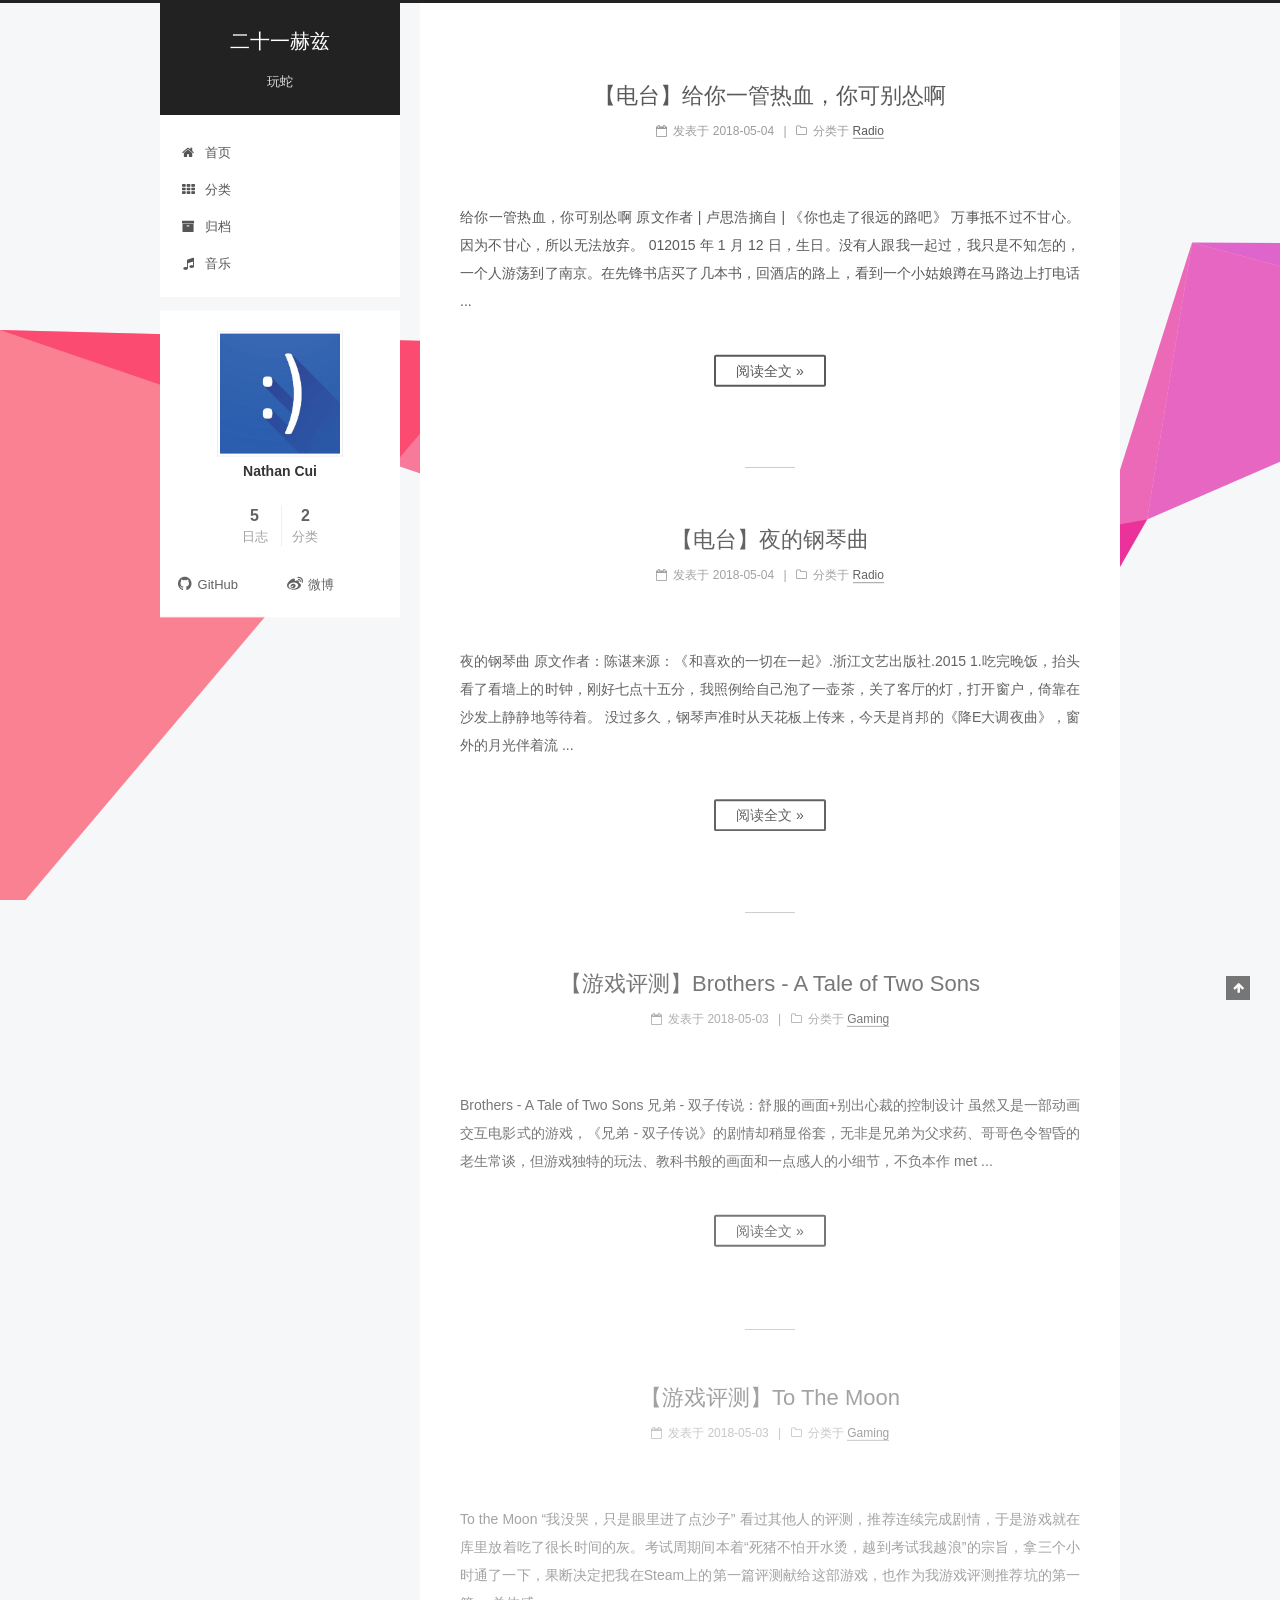
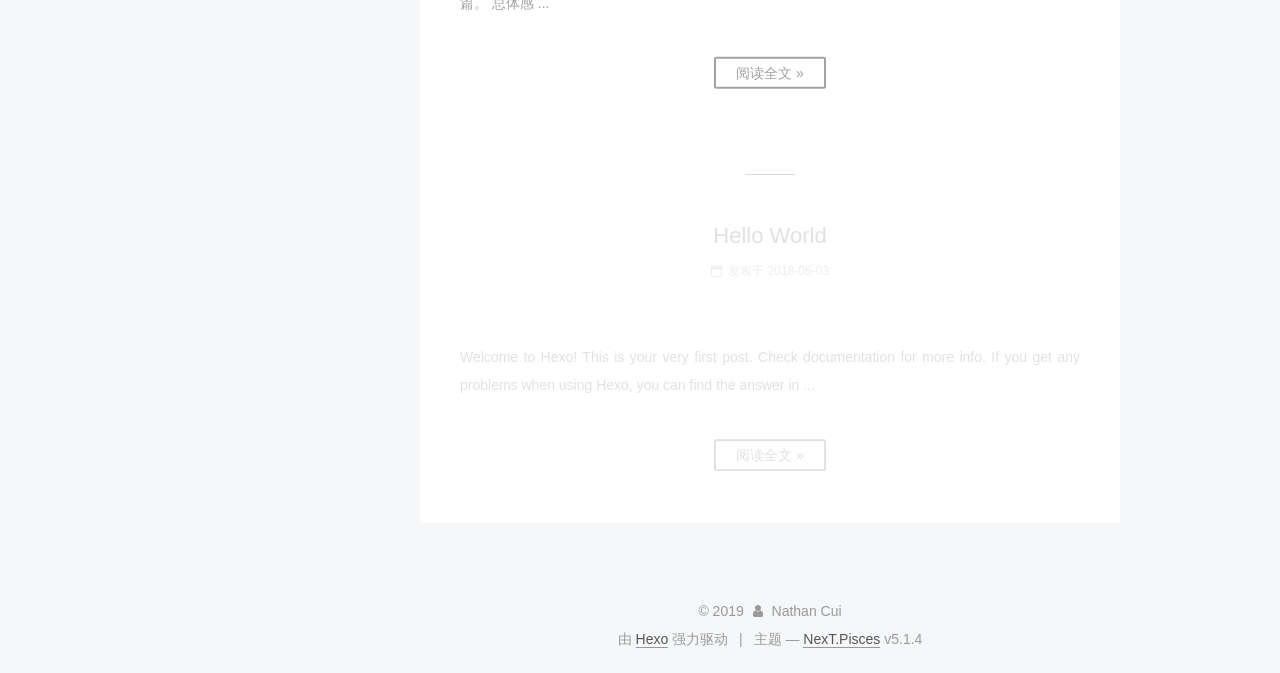
<file: index.html>
<!DOCTYPE html>



  


<html class="theme-next pisces use-motion" lang="zh-Hans">
<head>
  <meta charset="UTF-8"/>
<meta http-equiv="X-UA-Compatible" content="IE=edge" />
<meta name="viewport" content="width=device-width, initial-scale=1, maximum-scale=1"/>
<meta name="theme-color" content="#222">









<meta http-equiv="Cache-Control" content="no-transform" />
<meta http-equiv="Cache-Control" content="no-siteapp" />
















  
  
  <link href="/lib/fancybox/source/jquery.fancybox.css?v=2.1.5" rel="stylesheet" type="text/css" />







<link href="/lib/font-awesome/css/font-awesome.min.css?v=4.6.2" rel="stylesheet" type="text/css" />

<link href="/css/main.css?v=5.1.4" rel="stylesheet" type="text/css" />


  <link rel="apple-touch-icon" sizes="180x180" href="/images/favicon-ios.png?v=5.1.4">


  <link rel="icon" type="image/png" sizes="32x32" href="/images/favicon-32.png?v=5.1.4">


  <link rel="icon" type="image/png" sizes="16x16" href="/images/favicon-16.png?v=5.1.4">


  <link rel="mask-icon" href="/images/logo.svg?v=5.1.4" color="#222">





  <meta name="keywords" content="Hexo, NexT" />










<meta property="og:type" content="website">
<meta property="og:title" content="二十一赫兹">
<meta property="og:url" content="http://nathan21hz.github.io/index.html">
<meta property="og:site_name" content="二十一赫兹">
<meta property="og:locale" content="zh-Hans">
<meta name="twitter:card" content="summary">
<meta name="twitter:title" content="二十一赫兹">



<script type="text/javascript" id="hexo.configurations">
  var NexT = window.NexT || {};
  var CONFIG = {
    root: '/',
    scheme: 'Pisces',
    version: '5.1.4',
    sidebar: {"position":"left","display":"post","offset":12,"b2t":false,"scrollpercent":false,"onmobile":false},
    fancybox: true,
    tabs: true,
    motion: {"enable":true,"async":false,"transition":{"post_block":"fadeIn","post_header":"slideDownIn","post_body":"slideDownIn","coll_header":"slideLeftIn","sidebar":"slideUpIn"}},
    duoshuo: {
      userId: '0',
      author: '博主'
    },
    algolia: {
      applicationID: '',
      apiKey: '',
      indexName: '',
      hits: {"per_page":10},
      labels: {"input_placeholder":"Search for Posts","hits_empty":"We didn't find any results for the search: ${query}","hits_stats":"${hits} results found in ${time} ms"}
    }
  };
</script>



  <link rel="canonical" href="http://nathan21hz.github.io/"/>





  <title>二十一赫兹</title>
  








</head>

<body itemscope itemtype="http://schema.org/WebPage" lang="zh-Hans">

  
  
    
  

  <div class="container sidebar-position-left 
  page-home">
    <div class="headband"></div>

    <header id="header" class="header" itemscope itemtype="http://schema.org/WPHeader">
      <div class="header-inner"><div class="site-brand-wrapper">
  <div class="site-meta ">
    

    <div class="custom-logo-site-title">
      <a href="/"  class="brand" rel="start">
        <span class="logo-line-before"><i></i></span>
        <span class="site-title">二十一赫兹</span>
        <span class="logo-line-after"><i></i></span>
      </a>
    </div>
      
        <p class="site-subtitle">玩蛇</p>
      
  </div>

  <div class="site-nav-toggle">
    <button>
      <span class="btn-bar"></span>
      <span class="btn-bar"></span>
      <span class="btn-bar"></span>
    </button>
  </div>
</div>

<nav class="site-nav">
  

  
    <ul id="menu" class="menu">
      
        
        <li class="menu-item menu-item-home">
          <a href="/" rel="section">
            
              <i class="menu-item-icon fa fa-fw fa-home"></i> <br />
            
            首页
          </a>
        </li>
      
        
        <li class="menu-item menu-item-categories">
          <a href="/categories/" rel="section">
            
              <i class="menu-item-icon fa fa-fw fa-th"></i> <br />
            
            分类
          </a>
        </li>
      
        
        <li class="menu-item menu-item-archives">
          <a href="/archives/" rel="section">
            
              <i class="menu-item-icon fa fa-fw fa-archive"></i> <br />
            
            归档
          </a>
        </li>
      
        
        <li class="menu-item menu-item-音乐">
          <a href="/music" rel="section">
            
              <i class="menu-item-icon fa fa-fw fa-music"></i> <br />
            
            音乐
          </a>
        </li>
      

      
    </ul>
  

  
</nav>



 </div>
    </header>

    <main id="main" class="main">
      <div class="main-inner">
        <div class="content-wrap">
          <div id="content" class="content">
            
  <section id="posts" class="posts-expand">
    
      

  

  
  
  

  <article class="post post-type-normal" itemscope itemtype="http://schema.org/Article">
  
  
  
  <div class="post-block">
    <link itemprop="mainEntityOfPage" href="http://nathan21hz.github.io/2018/05/04/【电台】给你一管热血，你可别怂啊/">

    <span hidden itemprop="author" itemscope itemtype="http://schema.org/Person">
      <meta itemprop="name" content="Nathan Cui">
      <meta itemprop="description" content="">
      <meta itemprop="image" content="/images/avatar.jpg">
    </span>

    <span hidden itemprop="publisher" itemscope itemtype="http://schema.org/Organization">
      <meta itemprop="name" content="二十一赫兹">
    </span>

    
      <header class="post-header">

        
        
          <h1 class="post-title" itemprop="name headline">
                
                <a class="post-title-link" href="/2018/05/04/【电台】给你一管热血，你可别怂啊/" itemprop="url">【电台】给你一管热血，你可别怂啊</a></h1>
        

        <div class="post-meta">
          <span class="post-time">
            
              <span class="post-meta-item-icon">
                <i class="fa fa-calendar-o"></i>
              </span>
              
                <span class="post-meta-item-text">发表于</span>
              
              <time title="创建于" itemprop="dateCreated datePublished" datetime="2018-05-04T07:48:50+08:00">
                2018-05-04
              </time>
            

            

            
          </span>

          
            <span class="post-category" >
            
              <span class="post-meta-divider">|</span>
            
              <span class="post-meta-item-icon">
                <i class="fa fa-folder-o"></i>
              </span>
              
                <span class="post-meta-item-text">分类于</span>
              
              
                <span itemprop="about" itemscope itemtype="http://schema.org/Thing">
                  <a href="/categories/Radio/" itemprop="url" rel="index">
                    <span itemprop="name">Radio</span>
                  </a>
                </span>

                
                
              
            </span>
          

          
            
          

          
          

          

          

          

        </div>
      </header>
    

    
    
    
    <div class="post-body" itemprop="articleBody">

      
      

      
        
          
          给你一管热血，你可别怂啊


原文作者 | 卢思浩摘自 | 《你也走了很远的路吧》


万事抵不过不甘心。
因为不甘心，所以无法放弃。
012015 年 1 月 12 日，生日。没有人跟我一起过，我只是不知怎的，一个人游荡到了南京。在先锋书店买了几本书，回酒店的路上，看到一个小姑娘蹲在马路边上打电话
          ...
          <!--noindex-->
          <div class="post-button text-center">
            <a class="btn" href="/2018/05/04/【电台】给你一管热血，你可别怂啊/#more" rel="contents">
              阅读全文 &raquo;
            </a>
          </div>
          <!--/noindex-->
        
      
    </div>
    
    
    

    

    

    

    <footer class="post-footer">
      

      

      

      
      
        <div class="post-eof"></div>
      
    </footer>
  </div>
  
  
  
  </article>


    
      

  

  
  
  

  <article class="post post-type-normal" itemscope itemtype="http://schema.org/Article">
  
  
  
  <div class="post-block">
    <link itemprop="mainEntityOfPage" href="http://nathan21hz.github.io/2018/05/04/【电台】夜的钢琴曲/">

    <span hidden itemprop="author" itemscope itemtype="http://schema.org/Person">
      <meta itemprop="name" content="Nathan Cui">
      <meta itemprop="description" content="">
      <meta itemprop="image" content="/images/avatar.jpg">
    </span>

    <span hidden itemprop="publisher" itemscope itemtype="http://schema.org/Organization">
      <meta itemprop="name" content="二十一赫兹">
    </span>

    
      <header class="post-header">

        
        
          <h1 class="post-title" itemprop="name headline">
                
                <a class="post-title-link" href="/2018/05/04/【电台】夜的钢琴曲/" itemprop="url">【电台】夜的钢琴曲</a></h1>
        

        <div class="post-meta">
          <span class="post-time">
            
              <span class="post-meta-item-icon">
                <i class="fa fa-calendar-o"></i>
              </span>
              
                <span class="post-meta-item-text">发表于</span>
              
              <time title="创建于" itemprop="dateCreated datePublished" datetime="2018-05-04T07:39:13+08:00">
                2018-05-04
              </time>
            

            

            
          </span>

          
            <span class="post-category" >
            
              <span class="post-meta-divider">|</span>
            
              <span class="post-meta-item-icon">
                <i class="fa fa-folder-o"></i>
              </span>
              
                <span class="post-meta-item-text">分类于</span>
              
              
                <span itemprop="about" itemscope itemtype="http://schema.org/Thing">
                  <a href="/categories/Radio/" itemprop="url" rel="index">
                    <span itemprop="name">Radio</span>
                  </a>
                </span>

                
                
              
            </span>
          

          
            
          

          
          

          

          

          

        </div>
      </header>
    

    
    
    
    <div class="post-body" itemprop="articleBody">

      
      

      
        
          
          夜的钢琴曲


原文作者：陈谌来源：《和喜欢的一切在一起》.浙江文艺出版社.2015


1.吃完晚饭，抬头看了看墙上的时钟，刚好七点十五分，我照例给自己泡了一壶茶，关了客厅的灯，打开窗户，倚靠在沙发上静静地等待着。
没过多久，钢琴声准时从天花板上传来，今天是肖邦的《降E大调夜曲》，窗外的月光伴着流
          ...
          <!--noindex-->
          <div class="post-button text-center">
            <a class="btn" href="/2018/05/04/【电台】夜的钢琴曲/#more" rel="contents">
              阅读全文 &raquo;
            </a>
          </div>
          <!--/noindex-->
        
      
    </div>
    
    
    

    

    

    

    <footer class="post-footer">
      

      

      

      
      
        <div class="post-eof"></div>
      
    </footer>
  </div>
  
  
  
  </article>


    
      

  

  
  
  

  <article class="post post-type-normal" itemscope itemtype="http://schema.org/Article">
  
  
  
  <div class="post-block">
    <link itemprop="mainEntityOfPage" href="http://nathan21hz.github.io/2018/05/03/【游戏评测】Brothers-A-Tale-of-Two-Sons/">

    <span hidden itemprop="author" itemscope itemtype="http://schema.org/Person">
      <meta itemprop="name" content="Nathan Cui">
      <meta itemprop="description" content="">
      <meta itemprop="image" content="/images/avatar.jpg">
    </span>

    <span hidden itemprop="publisher" itemscope itemtype="http://schema.org/Organization">
      <meta itemprop="name" content="二十一赫兹">
    </span>

    
      <header class="post-header">

        
        
          <h1 class="post-title" itemprop="name headline">
                
                <a class="post-title-link" href="/2018/05/03/【游戏评测】Brothers-A-Tale-of-Two-Sons/" itemprop="url">【游戏评测】Brothers - A Tale of Two Sons</a></h1>
        

        <div class="post-meta">
          <span class="post-time">
            
              <span class="post-meta-item-icon">
                <i class="fa fa-calendar-o"></i>
              </span>
              
                <span class="post-meta-item-text">发表于</span>
              
              <time title="创建于" itemprop="dateCreated datePublished" datetime="2018-05-03T23:44:54+08:00">
                2018-05-03
              </time>
            

            

            
          </span>

          
            <span class="post-category" >
            
              <span class="post-meta-divider">|</span>
            
              <span class="post-meta-item-icon">
                <i class="fa fa-folder-o"></i>
              </span>
              
                <span class="post-meta-item-text">分类于</span>
              
              
                <span itemprop="about" itemscope itemtype="http://schema.org/Thing">
                  <a href="/categories/Gaming/" itemprop="url" rel="index">
                    <span itemprop="name">Gaming</span>
                  </a>
                </span>

                
                
              
            </span>
          

          
            
          

          
          

          

          

          

        </div>
      </header>
    

    
    
    
    <div class="post-body" itemprop="articleBody">

      
      

      
        
          
          Brothers - A Tale of Two Sons
兄弟 - 双子传说：舒服的画面+别出心裁的控制设计

虽然又是一部动画交互电影式的游戏，《兄弟 - 双子传说》的剧情却稍显俗套，无非是兄弟为父求药、哥哥色令智昏的老生常谈，但游戏独特的玩法、教科书般的画面和一点感人的小细节，不负本作 met
          ...
          <!--noindex-->
          <div class="post-button text-center">
            <a class="btn" href="/2018/05/03/【游戏评测】Brothers-A-Tale-of-Two-Sons/#more" rel="contents">
              阅读全文 &raquo;
            </a>
          </div>
          <!--/noindex-->
        
      
    </div>
    
    
    

    

    

    

    <footer class="post-footer">
      

      

      

      
      
        <div class="post-eof"></div>
      
    </footer>
  </div>
  
  
  
  </article>


    
      

  

  
  
  

  <article class="post post-type-normal" itemscope itemtype="http://schema.org/Article">
  
  
  
  <div class="post-block">
    <link itemprop="mainEntityOfPage" href="http://nathan21hz.github.io/2018/05/03/【游戏评测】To-The-Moon/">

    <span hidden itemprop="author" itemscope itemtype="http://schema.org/Person">
      <meta itemprop="name" content="Nathan Cui">
      <meta itemprop="description" content="">
      <meta itemprop="image" content="/images/avatar.jpg">
    </span>

    <span hidden itemprop="publisher" itemscope itemtype="http://schema.org/Organization">
      <meta itemprop="name" content="二十一赫兹">
    </span>

    
      <header class="post-header">

        
        
          <h1 class="post-title" itemprop="name headline">
                
                <a class="post-title-link" href="/2018/05/03/【游戏评测】To-The-Moon/" itemprop="url">【游戏评测】To The Moon</a></h1>
        

        <div class="post-meta">
          <span class="post-time">
            
              <span class="post-meta-item-icon">
                <i class="fa fa-calendar-o"></i>
              </span>
              
                <span class="post-meta-item-text">发表于</span>
              
              <time title="创建于" itemprop="dateCreated datePublished" datetime="2018-05-03T23:31:05+08:00">
                2018-05-03
              </time>
            

            

            
          </span>

          
            <span class="post-category" >
            
              <span class="post-meta-divider">|</span>
            
              <span class="post-meta-item-icon">
                <i class="fa fa-folder-o"></i>
              </span>
              
                <span class="post-meta-item-text">分类于</span>
              
              
                <span itemprop="about" itemscope itemtype="http://schema.org/Thing">
                  <a href="/categories/Gaming/" itemprop="url" rel="index">
                    <span itemprop="name">Gaming</span>
                  </a>
                </span>

                
                
              
            </span>
          

          
            
          

          
          

          

          

          

        </div>
      </header>
    

    
    
    
    <div class="post-body" itemprop="articleBody">

      
      

      
        
          
          To the Moon
“我没哭，只是眼里进了点沙子”

看过其他人的评测，推荐连续完成剧情，于是游戏就在库里放着吃了很长时间的灰。考试周期间本着“死猪不怕开水烫，越到考试我越浪”的宗旨，拿三个小时通了一下，果断决定把我在Steam上的第一篇评测献给这部游戏，也作为我游戏评测推荐坑的第一篇。
总体感
          ...
          <!--noindex-->
          <div class="post-button text-center">
            <a class="btn" href="/2018/05/03/【游戏评测】To-The-Moon/#more" rel="contents">
              阅读全文 &raquo;
            </a>
          </div>
          <!--/noindex-->
        
      
    </div>
    
    
    

    

    

    

    <footer class="post-footer">
      

      

      

      
      
        <div class="post-eof"></div>
      
    </footer>
  </div>
  
  
  
  </article>


    
      

  

  
  
  

  <article class="post post-type-normal" itemscope itemtype="http://schema.org/Article">
  
  
  
  <div class="post-block">
    <link itemprop="mainEntityOfPage" href="http://nathan21hz.github.io/2018/05/03/hello-world/">

    <span hidden itemprop="author" itemscope itemtype="http://schema.org/Person">
      <meta itemprop="name" content="Nathan Cui">
      <meta itemprop="description" content="">
      <meta itemprop="image" content="/images/avatar.jpg">
    </span>

    <span hidden itemprop="publisher" itemscope itemtype="http://schema.org/Organization">
      <meta itemprop="name" content="二十一赫兹">
    </span>

    
      <header class="post-header">

        
        
          <h1 class="post-title" itemprop="name headline">
                
                <a class="post-title-link" href="/2018/05/03/hello-world/" itemprop="url">Hello World</a></h1>
        

        <div class="post-meta">
          <span class="post-time">
            
              <span class="post-meta-item-icon">
                <i class="fa fa-calendar-o"></i>
              </span>
              
                <span class="post-meta-item-text">发表于</span>
              
              <time title="创建于" itemprop="dateCreated datePublished" datetime="2018-05-03T22:31:37+08:00">
                2018-05-03
              </time>
            

            

            
          </span>

          

          
            
          

          
          

          

          

          

        </div>
      </header>
    

    
    
    
    <div class="post-body" itemprop="articleBody">

      
      

      
        
          
          Welcome to Hexo! This is your very first post. Check documentation for more info. If you get any problems when using Hexo, you can find the answer in 
          ...
          <!--noindex-->
          <div class="post-button text-center">
            <a class="btn" href="/2018/05/03/hello-world/#more" rel="contents">
              阅读全文 &raquo;
            </a>
          </div>
          <!--/noindex-->
        
      
    </div>
    
    
    

    

    

    

    <footer class="post-footer">
      

      

      

      
      
        <div class="post-eof"></div>
      
    </footer>
  </div>
  
  
  
  </article>


    
  </section>

  


          </div>
          


          

        </div>
        
          
  
  <div class="sidebar-toggle">
    <div class="sidebar-toggle-line-wrap">
      <span class="sidebar-toggle-line sidebar-toggle-line-first"></span>
      <span class="sidebar-toggle-line sidebar-toggle-line-middle"></span>
      <span class="sidebar-toggle-line sidebar-toggle-line-last"></span>
    </div>
  </div>

  <aside id="sidebar" class="sidebar">
    
    <div class="sidebar-inner">

      

      

      <section class="site-overview-wrap sidebar-panel sidebar-panel-active">
        <div class="site-overview">
          <div class="site-author motion-element" itemprop="author" itemscope itemtype="http://schema.org/Person">
            
              <img class="site-author-image" itemprop="image"
                src="/images/avatar.jpg"
                alt="Nathan Cui" />
            
              <p class="site-author-name" itemprop="name">Nathan Cui</p>
              <p class="site-description motion-element" itemprop="description"></p>
          </div>

          <nav class="site-state motion-element">

            
              <div class="site-state-item site-state-posts">
              
                <a href="/archives/">
              
                  <span class="site-state-item-count">5</span>
                  <span class="site-state-item-name">日志</span>
                </a>
              </div>
            

            
              
              
              <div class="site-state-item site-state-categories">
                <a href="/categories/index.html">
                  <span class="site-state-item-count">2</span>
                  <span class="site-state-item-name">分类</span>
                </a>
              </div>
            

            

          </nav>

          

          
            <div class="links-of-author motion-element">
                
                  <span class="links-of-author-item">
                    <a href="https://github.com/nathan21hz" target="_blank" title="GitHub">
                      
                        <i class="fa fa-fw fa-github"></i>GitHub</a>
                  </span>
                
                  <span class="links-of-author-item">
                    <a href="https://weibo.com/u/2722727323" target="_blank" title="微博">
                      
                        <i class="fa fa-fw fa-weibo"></i>微博</a>
                  </span>
                
            </div>
          

          
          

          
          

          

        </div>
      </section>

      

      

    </div>
  </aside>


        
      </div>
    </main>

    <footer id="footer" class="footer">
      <div class="footer-inner">
        <div class="copyright">&copy; <span itemprop="copyrightYear">2019</span>
  <span class="with-love">
    <i class="fa fa-user"></i>
  </span>
  <span class="author" itemprop="copyrightHolder">Nathan Cui</span>

  
</div>


  <div class="powered-by">由 <a class="theme-link" target="_blank" href="https://hexo.io">Hexo</a> 强力驱动</div>



  <span class="post-meta-divider">|</span>



  <div class="theme-info">主题 &mdash; <a class="theme-link" target="_blank" href="https://github.com/iissnan/hexo-theme-next">NexT.Pisces</a> v5.1.4</div>




        







        
      </div>
    </footer>

    
      <div class="back-to-top">
        <i class="fa fa-arrow-up"></i>
        
      </div>
    

    

  </div>

  

<script type="text/javascript">
  if (Object.prototype.toString.call(window.Promise) !== '[object Function]') {
    window.Promise = null;
  }
</script>









  










  



  
  
    <script type="text/javascript" src="/lib/jquery/index.js?v=2.1.3"></script>
  

  
  
    <script type="text/javascript" src="/lib/fastclick/lib/fastclick.min.js?v=1.0.6"></script>
  

  
  
    <script type="text/javascript" src="/lib/jquery_lazyload/jquery.lazyload.js?v=1.9.7"></script>
  

  
  
    <script type="text/javascript" src="/lib/velocity/velocity.min.js?v=1.2.1"></script>
  

  
  
    <script type="text/javascript" src="/lib/velocity/velocity.ui.min.js?v=1.2.1"></script>
  

  
  
    <script type="text/javascript" src="/lib/fancybox/source/jquery.fancybox.pack.js?v=2.1.5"></script>
  

  
  
    <script id="ribbon" type="text/javascript" size="300" alpha="0.6"  zIndex="-1" src="/lib/canvas-ribbon/canvas-ribbon.js"></script>
  


  


  <script type="text/javascript" src="/js/src/utils.js?v=5.1.4"></script>

  <script type="text/javascript" src="/js/src/motion.js?v=5.1.4"></script>



  
  


  <script type="text/javascript" src="/js/src/affix.js?v=5.1.4"></script>

  <script type="text/javascript" src="/js/src/schemes/pisces.js?v=5.1.4"></script>



  

  


  <script type="text/javascript" src="/js/src/bootstrap.js?v=5.1.4"></script>



  


  




	





  





  












  





  

  

  

  
  

  

  

  

</body>
</html>
</file>
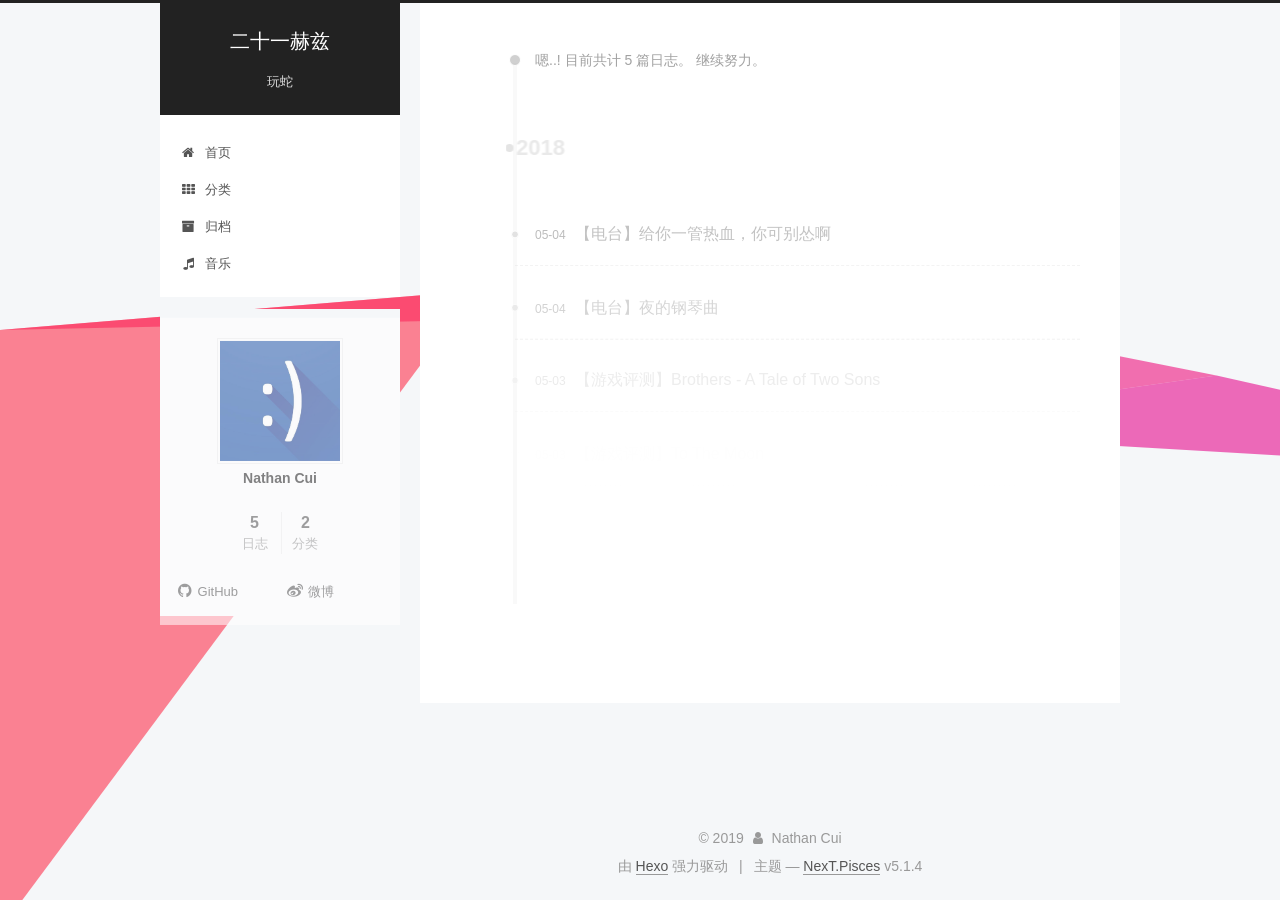
<file: archives/index.html>
<!DOCTYPE html>



  


<html class="theme-next pisces use-motion" lang="zh-Hans">
<head>
  <meta charset="UTF-8"/>
<meta http-equiv="X-UA-Compatible" content="IE=edge" />
<meta name="viewport" content="width=device-width, initial-scale=1, maximum-scale=1"/>
<meta name="theme-color" content="#222">









<meta http-equiv="Cache-Control" content="no-transform" />
<meta http-equiv="Cache-Control" content="no-siteapp" />
















  
  
  <link href="/lib/fancybox/source/jquery.fancybox.css?v=2.1.5" rel="stylesheet" type="text/css" />







<link href="/lib/font-awesome/css/font-awesome.min.css?v=4.6.2" rel="stylesheet" type="text/css" />

<link href="/css/main.css?v=5.1.4" rel="stylesheet" type="text/css" />


  <link rel="apple-touch-icon" sizes="180x180" href="/images/favicon-ios.png?v=5.1.4">


  <link rel="icon" type="image/png" sizes="32x32" href="/images/favicon-32.png?v=5.1.4">


  <link rel="icon" type="image/png" sizes="16x16" href="/images/favicon-16.png?v=5.1.4">


  <link rel="mask-icon" href="/images/logo.svg?v=5.1.4" color="#222">





  <meta name="keywords" content="Hexo, NexT" />










<meta property="og:type" content="website">
<meta property="og:title" content="二十一赫兹">
<meta property="og:url" content="http://nathan21hz.github.io/archives/index.html">
<meta property="og:site_name" content="二十一赫兹">
<meta property="og:locale" content="zh-Hans">
<meta name="twitter:card" content="summary">
<meta name="twitter:title" content="二十一赫兹">



<script type="text/javascript" id="hexo.configurations">
  var NexT = window.NexT || {};
  var CONFIG = {
    root: '/',
    scheme: 'Pisces',
    version: '5.1.4',
    sidebar: {"position":"left","display":"post","offset":12,"b2t":false,"scrollpercent":false,"onmobile":false},
    fancybox: true,
    tabs: true,
    motion: {"enable":true,"async":false,"transition":{"post_block":"fadeIn","post_header":"slideDownIn","post_body":"slideDownIn","coll_header":"slideLeftIn","sidebar":"slideUpIn"}},
    duoshuo: {
      userId: '0',
      author: '博主'
    },
    algolia: {
      applicationID: '',
      apiKey: '',
      indexName: '',
      hits: {"per_page":10},
      labels: {"input_placeholder":"Search for Posts","hits_empty":"We didn't find any results for the search: ${query}","hits_stats":"${hits} results found in ${time} ms"}
    }
  };
</script>



  <link rel="canonical" href="http://nathan21hz.github.io/archives/"/>





  <title>归档 | 二十一赫兹</title>
  








</head>

<body itemscope itemtype="http://schema.org/WebPage" lang="zh-Hans">

  
  
    
  

  <div class="container sidebar-position-left page-archive">
    <div class="headband"></div>

    <header id="header" class="header" itemscope itemtype="http://schema.org/WPHeader">
      <div class="header-inner"><div class="site-brand-wrapper">
  <div class="site-meta ">
    

    <div class="custom-logo-site-title">
      <a href="/"  class="brand" rel="start">
        <span class="logo-line-before"><i></i></span>
        <span class="site-title">二十一赫兹</span>
        <span class="logo-line-after"><i></i></span>
      </a>
    </div>
      
        <p class="site-subtitle">玩蛇</p>
      
  </div>

  <div class="site-nav-toggle">
    <button>
      <span class="btn-bar"></span>
      <span class="btn-bar"></span>
      <span class="btn-bar"></span>
    </button>
  </div>
</div>

<nav class="site-nav">
  

  
    <ul id="menu" class="menu">
      
        
        <li class="menu-item menu-item-home">
          <a href="/" rel="section">
            
              <i class="menu-item-icon fa fa-fw fa-home"></i> <br />
            
            首页
          </a>
        </li>
      
        
        <li class="menu-item menu-item-categories">
          <a href="/categories/" rel="section">
            
              <i class="menu-item-icon fa fa-fw fa-th"></i> <br />
            
            分类
          </a>
        </li>
      
        
        <li class="menu-item menu-item-archives">
          <a href="/archives/" rel="section">
            
              <i class="menu-item-icon fa fa-fw fa-archive"></i> <br />
            
            归档
          </a>
        </li>
      
        
        <li class="menu-item menu-item-音乐">
          <a href="/music" rel="section">
            
              <i class="menu-item-icon fa fa-fw fa-music"></i> <br />
            
            音乐
          </a>
        </li>
      

      
    </ul>
  

  
</nav>



 </div>
    </header>

    <main id="main" class="main">
      <div class="main-inner">
        <div class="content-wrap">
          <div id="content" class="content">
            

  
  
  
  <div class="post-block archive">
    <div id="posts" class="posts-collapse">
      <span class="archive-move-on"></span>

      <span class="archive-page-counter">
        
        
        
          
        
        嗯..! 目前共计 5 篇日志。 继续努力。
      </span>

      

        
        
        

        
          
          <div class="collection-title">
            <h1 class="archive-year" id="archive-year-2018">2018</h1>
          </div>
        
        

        

  <article class="post post-type-normal" itemscope itemtype="http://schema.org/Article">
    <header class="post-header">

      <h2 class="post-title">
        
            <a class="post-title-link" href="/2018/05/04/【电台】给你一管热血，你可别怂啊/" itemprop="url">
              
                <span itemprop="name">【电台】给你一管热血，你可别怂啊</span>
              
            </a>
        
      </h2>

      <div class="post-meta">
        <time class="post-time" itemprop="dateCreated"
              datetime="2018-05-04T07:48:50+08:00"
              content="2018-05-04" >
          05-04
        </time>
      </div>

    </header>
  </article>



      

        
        
        

        
        

        

  <article class="post post-type-normal" itemscope itemtype="http://schema.org/Article">
    <header class="post-header">

      <h2 class="post-title">
        
            <a class="post-title-link" href="/2018/05/04/【电台】夜的钢琴曲/" itemprop="url">
              
                <span itemprop="name">【电台】夜的钢琴曲</span>
              
            </a>
        
      </h2>

      <div class="post-meta">
        <time class="post-time" itemprop="dateCreated"
              datetime="2018-05-04T07:39:13+08:00"
              content="2018-05-04" >
          05-04
        </time>
      </div>

    </header>
  </article>



      

        
        
        

        
        

        

  <article class="post post-type-normal" itemscope itemtype="http://schema.org/Article">
    <header class="post-header">

      <h2 class="post-title">
        
            <a class="post-title-link" href="/2018/05/03/【游戏评测】Brothers-A-Tale-of-Two-Sons/" itemprop="url">
              
                <span itemprop="name">【游戏评测】Brothers - A Tale of Two Sons</span>
              
            </a>
        
      </h2>

      <div class="post-meta">
        <time class="post-time" itemprop="dateCreated"
              datetime="2018-05-03T23:44:54+08:00"
              content="2018-05-03" >
          05-03
        </time>
      </div>

    </header>
  </article>



      

        
        
        

        
        

        

  <article class="post post-type-normal" itemscope itemtype="http://schema.org/Article">
    <header class="post-header">

      <h2 class="post-title">
        
            <a class="post-title-link" href="/2018/05/03/【游戏评测】To-The-Moon/" itemprop="url">
              
                <span itemprop="name">【游戏评测】To The Moon</span>
              
            </a>
        
      </h2>

      <div class="post-meta">
        <time class="post-time" itemprop="dateCreated"
              datetime="2018-05-03T23:31:05+08:00"
              content="2018-05-03" >
          05-03
        </time>
      </div>

    </header>
  </article>



      

        
        
        

        
        

        

  <article class="post post-type-normal" itemscope itemtype="http://schema.org/Article">
    <header class="post-header">

      <h2 class="post-title">
        
            <a class="post-title-link" href="/2018/05/03/hello-world/" itemprop="url">
              
                <span itemprop="name">Hello World</span>
              
            </a>
        
      </h2>

      <div class="post-meta">
        <time class="post-time" itemprop="dateCreated"
              datetime="2018-05-03T22:31:37+08:00"
              content="2018-05-03" >
          05-03
        </time>
      </div>

    </header>
  </article>



      

    </div>
  </div>
  
  
  

  



          </div>
          


          

        </div>
        
          
  
  <div class="sidebar-toggle">
    <div class="sidebar-toggle-line-wrap">
      <span class="sidebar-toggle-line sidebar-toggle-line-first"></span>
      <span class="sidebar-toggle-line sidebar-toggle-line-middle"></span>
      <span class="sidebar-toggle-line sidebar-toggle-line-last"></span>
    </div>
  </div>

  <aside id="sidebar" class="sidebar">
    
    <div class="sidebar-inner">

      

      

      <section class="site-overview-wrap sidebar-panel sidebar-panel-active">
        <div class="site-overview">
          <div class="site-author motion-element" itemprop="author" itemscope itemtype="http://schema.org/Person">
            
              <img class="site-author-image" itemprop="image"
                src="/images/avatar.jpg"
                alt="Nathan Cui" />
            
              <p class="site-author-name" itemprop="name">Nathan Cui</p>
              <p class="site-description motion-element" itemprop="description"></p>
          </div>

          <nav class="site-state motion-element">

            
              <div class="site-state-item site-state-posts">
              
                <a href="/archives/">
              
                  <span class="site-state-item-count">5</span>
                  <span class="site-state-item-name">日志</span>
                </a>
              </div>
            

            
              
              
              <div class="site-state-item site-state-categories">
                <a href="/categories/index.html">
                  <span class="site-state-item-count">2</span>
                  <span class="site-state-item-name">分类</span>
                </a>
              </div>
            

            

          </nav>

          

          
            <div class="links-of-author motion-element">
                
                  <span class="links-of-author-item">
                    <a href="https://github.com/nathan21hz" target="_blank" title="GitHub">
                      
                        <i class="fa fa-fw fa-github"></i>GitHub</a>
                  </span>
                
                  <span class="links-of-author-item">
                    <a href="https://weibo.com/u/2722727323" target="_blank" title="微博">
                      
                        <i class="fa fa-fw fa-weibo"></i>微博</a>
                  </span>
                
            </div>
          

          
          

          
          

          

        </div>
      </section>

      

      

    </div>
  </aside>


        
      </div>
    </main>

    <footer id="footer" class="footer">
      <div class="footer-inner">
        <div class="copyright">&copy; <span itemprop="copyrightYear">2019</span>
  <span class="with-love">
    <i class="fa fa-user"></i>
  </span>
  <span class="author" itemprop="copyrightHolder">Nathan Cui</span>

  
</div>


  <div class="powered-by">由 <a class="theme-link" target="_blank" href="https://hexo.io">Hexo</a> 强力驱动</div>



  <span class="post-meta-divider">|</span>



  <div class="theme-info">主题 &mdash; <a class="theme-link" target="_blank" href="https://github.com/iissnan/hexo-theme-next">NexT.Pisces</a> v5.1.4</div>




        







        
      </div>
    </footer>

    
      <div class="back-to-top">
        <i class="fa fa-arrow-up"></i>
        
      </div>
    

    

  </div>

  

<script type="text/javascript">
  if (Object.prototype.toString.call(window.Promise) !== '[object Function]') {
    window.Promise = null;
  }
</script>









  










  



  
  
    <script type="text/javascript" src="/lib/jquery/index.js?v=2.1.3"></script>
  

  
  
    <script type="text/javascript" src="/lib/fastclick/lib/fastclick.min.js?v=1.0.6"></script>
  

  
  
    <script type="text/javascript" src="/lib/jquery_lazyload/jquery.lazyload.js?v=1.9.7"></script>
  

  
  
    <script type="text/javascript" src="/lib/velocity/velocity.min.js?v=1.2.1"></script>
  

  
  
    <script type="text/javascript" src="/lib/velocity/velocity.ui.min.js?v=1.2.1"></script>
  

  
  
    <script type="text/javascript" src="/lib/fancybox/source/jquery.fancybox.pack.js?v=2.1.5"></script>
  

  
  
    <script id="ribbon" type="text/javascript" size="300" alpha="0.6"  zIndex="-1" src="/lib/canvas-ribbon/canvas-ribbon.js"></script>
  


  


  <script type="text/javascript" src="/js/src/utils.js?v=5.1.4"></script>

  <script type="text/javascript" src="/js/src/motion.js?v=5.1.4"></script>



  
  


  <script type="text/javascript" src="/js/src/affix.js?v=5.1.4"></script>

  <script type="text/javascript" src="/js/src/schemes/pisces.js?v=5.1.4"></script>



  

  


  <script type="text/javascript" src="/js/src/bootstrap.js?v=5.1.4"></script>



  


  




	





  





  












  





  

  

  

  
  

  

  

  

</body>
</html>
</file>
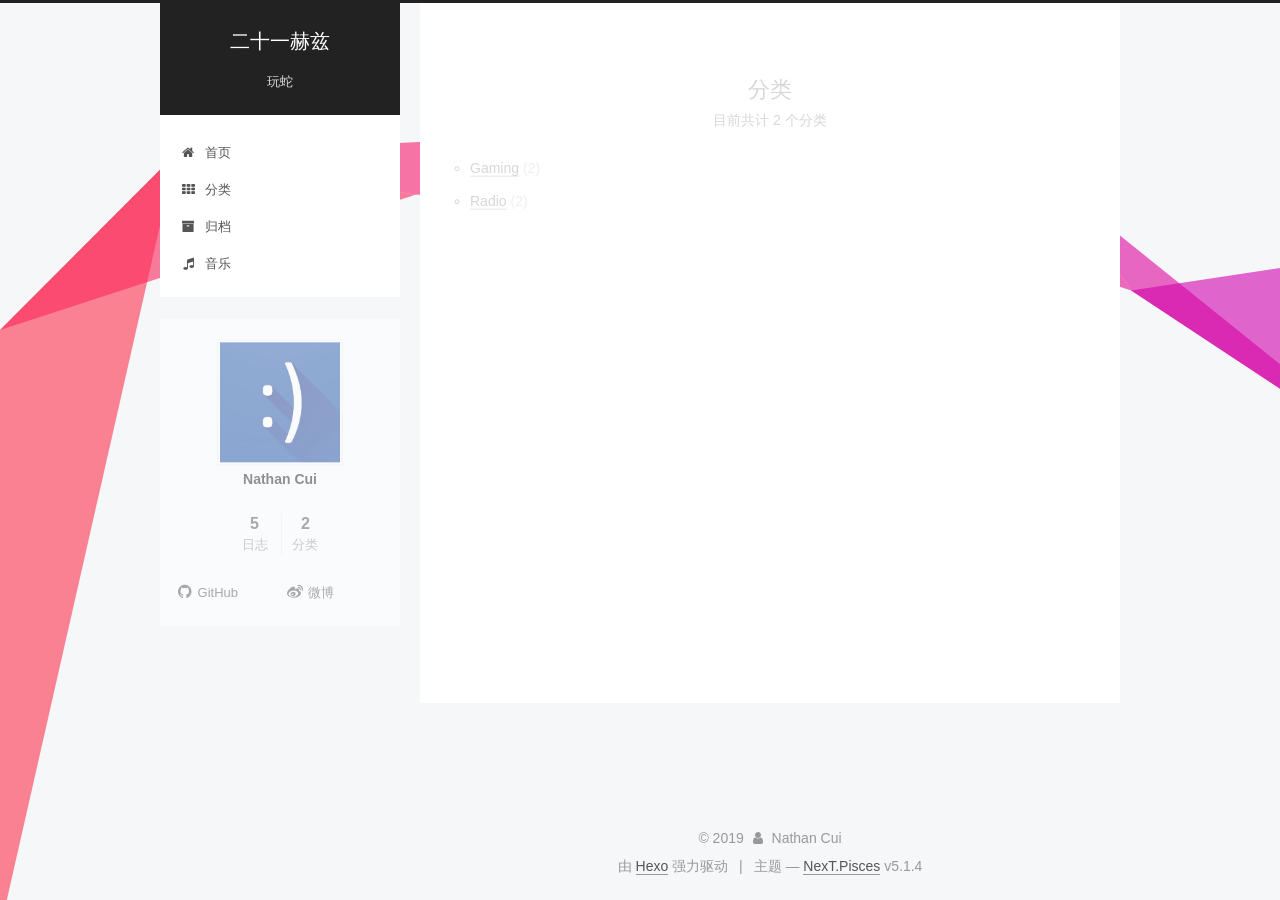
<file: categories/index.html>
<!DOCTYPE html>



  


<html class="theme-next pisces use-motion" lang="zh-Hans">
<head>
  <meta charset="UTF-8"/>
<meta http-equiv="X-UA-Compatible" content="IE=edge" />
<meta name="viewport" content="width=device-width, initial-scale=1, maximum-scale=1"/>
<meta name="theme-color" content="#222">









<meta http-equiv="Cache-Control" content="no-transform" />
<meta http-equiv="Cache-Control" content="no-siteapp" />
















  
  
  <link href="/lib/fancybox/source/jquery.fancybox.css?v=2.1.5" rel="stylesheet" type="text/css" />







<link href="/lib/font-awesome/css/font-awesome.min.css?v=4.6.2" rel="stylesheet" type="text/css" />

<link href="/css/main.css?v=5.1.4" rel="stylesheet" type="text/css" />


  <link rel="apple-touch-icon" sizes="180x180" href="/images/favicon-ios.png?v=5.1.4">


  <link rel="icon" type="image/png" sizes="32x32" href="/images/favicon-32.png?v=5.1.4">


  <link rel="icon" type="image/png" sizes="16x16" href="/images/favicon-16.png?v=5.1.4">


  <link rel="mask-icon" href="/images/logo.svg?v=5.1.4" color="#222">





  <meta name="keywords" content="Hexo, NexT" />










<meta property="og:type" content="website">
<meta property="og:title" content="分类">
<meta property="og:url" content="http://nathan21hz.github.io/categories/index.html">
<meta property="og:site_name" content="二十一赫兹">
<meta property="og:locale" content="zh-Hans">
<meta property="og:updated_time" content="2018-05-03T14:57:52.237Z">
<meta name="twitter:card" content="summary">
<meta name="twitter:title" content="分类">



<script type="text/javascript" id="hexo.configurations">
  var NexT = window.NexT || {};
  var CONFIG = {
    root: '/',
    scheme: 'Pisces',
    version: '5.1.4',
    sidebar: {"position":"left","display":"post","offset":12,"b2t":false,"scrollpercent":false,"onmobile":false},
    fancybox: true,
    tabs: true,
    motion: {"enable":true,"async":false,"transition":{"post_block":"fadeIn","post_header":"slideDownIn","post_body":"slideDownIn","coll_header":"slideLeftIn","sidebar":"slideUpIn"}},
    duoshuo: {
      userId: '0',
      author: '博主'
    },
    algolia: {
      applicationID: '',
      apiKey: '',
      indexName: '',
      hits: {"per_page":10},
      labels: {"input_placeholder":"Search for Posts","hits_empty":"We didn't find any results for the search: ${query}","hits_stats":"${hits} results found in ${time} ms"}
    }
  };
</script>



  <link rel="canonical" href="http://nathan21hz.github.io/categories/"/>





  <title>分类 | 二十一赫兹</title>
  








</head>

<body itemscope itemtype="http://schema.org/WebPage" lang="zh-Hans">

  
  
    
  

  <div class="container sidebar-position-left page-post-detail">
    <div class="headband"></div>

    <header id="header" class="header" itemscope itemtype="http://schema.org/WPHeader">
      <div class="header-inner"><div class="site-brand-wrapper">
  <div class="site-meta ">
    

    <div class="custom-logo-site-title">
      <a href="/"  class="brand" rel="start">
        <span class="logo-line-before"><i></i></span>
        <span class="site-title">二十一赫兹</span>
        <span class="logo-line-after"><i></i></span>
      </a>
    </div>
      
        <p class="site-subtitle">玩蛇</p>
      
  </div>

  <div class="site-nav-toggle">
    <button>
      <span class="btn-bar"></span>
      <span class="btn-bar"></span>
      <span class="btn-bar"></span>
    </button>
  </div>
</div>

<nav class="site-nav">
  

  
    <ul id="menu" class="menu">
      
        
        <li class="menu-item menu-item-home">
          <a href="/" rel="section">
            
              <i class="menu-item-icon fa fa-fw fa-home"></i> <br />
            
            首页
          </a>
        </li>
      
        
        <li class="menu-item menu-item-categories">
          <a href="/categories/" rel="section">
            
              <i class="menu-item-icon fa fa-fw fa-th"></i> <br />
            
            分类
          </a>
        </li>
      
        
        <li class="menu-item menu-item-archives">
          <a href="/archives/" rel="section">
            
              <i class="menu-item-icon fa fa-fw fa-archive"></i> <br />
            
            归档
          </a>
        </li>
      
        
        <li class="menu-item menu-item-音乐">
          <a href="/music" rel="section">
            
              <i class="menu-item-icon fa fa-fw fa-music"></i> <br />
            
            音乐
          </a>
        </li>
      

      
    </ul>
  

  
</nav>



 </div>
    </header>

    <main id="main" class="main">
      <div class="main-inner">
        <div class="content-wrap">
          <div id="content" class="content">
            

  <div id="posts" class="posts-expand">
    
    
    
    <div class="post-block page">
      <header class="post-header">

	<h1 class="post-title" itemprop="name headline">分类</h1>



</header>

      
      
      
      <div class="post-body">
        
        
          <div class="category-all-page">
            <div class="category-all-title">
                目前共计 2 个分类
            </div>
            <div class="category-all">
              <ul class="category-list"><li class="category-list-item"><a class="category-list-link" href="/categories/Gaming/">Gaming</a><span class="category-list-count">2</span></li><li class="category-list-item"><a class="category-list-link" href="/categories/Radio/">Radio</a><span class="category-list-count">2</span></li></ul>
            </div>
          </div>
        
      </div>
      
      
      
    </div>
    
    
    
  </div>


          </div>
          


          

  



        </div>
        
          
  
  <div class="sidebar-toggle">
    <div class="sidebar-toggle-line-wrap">
      <span class="sidebar-toggle-line sidebar-toggle-line-first"></span>
      <span class="sidebar-toggle-line sidebar-toggle-line-middle"></span>
      <span class="sidebar-toggle-line sidebar-toggle-line-last"></span>
    </div>
  </div>

  <aside id="sidebar" class="sidebar">
    
    <div class="sidebar-inner">

      

      

      <section class="site-overview-wrap sidebar-panel sidebar-panel-active">
        <div class="site-overview">
          <div class="site-author motion-element" itemprop="author" itemscope itemtype="http://schema.org/Person">
            
              <img class="site-author-image" itemprop="image"
                src="/images/avatar.jpg"
                alt="Nathan Cui" />
            
              <p class="site-author-name" itemprop="name">Nathan Cui</p>
              <p class="site-description motion-element" itemprop="description"></p>
          </div>

          <nav class="site-state motion-element">

            
              <div class="site-state-item site-state-posts">
              
                <a href="/archives/">
              
                  <span class="site-state-item-count">5</span>
                  <span class="site-state-item-name">日志</span>
                </a>
              </div>
            

            
              
              
              <div class="site-state-item site-state-categories">
                <a href="/categories/index.html">
                  <span class="site-state-item-count">2</span>
                  <span class="site-state-item-name">分类</span>
                </a>
              </div>
            

            

          </nav>

          

          
            <div class="links-of-author motion-element">
                
                  <span class="links-of-author-item">
                    <a href="https://github.com/nathan21hz" target="_blank" title="GitHub">
                      
                        <i class="fa fa-fw fa-github"></i>GitHub</a>
                  </span>
                
                  <span class="links-of-author-item">
                    <a href="https://weibo.com/u/2722727323" target="_blank" title="微博">
                      
                        <i class="fa fa-fw fa-weibo"></i>微博</a>
                  </span>
                
            </div>
          

          
          

          
          

          

        </div>
      </section>

      

      

    </div>
  </aside>


        
      </div>
    </main>

    <footer id="footer" class="footer">
      <div class="footer-inner">
        <div class="copyright">&copy; <span itemprop="copyrightYear">2019</span>
  <span class="with-love">
    <i class="fa fa-user"></i>
  </span>
  <span class="author" itemprop="copyrightHolder">Nathan Cui</span>

  
</div>


  <div class="powered-by">由 <a class="theme-link" target="_blank" href="https://hexo.io">Hexo</a> 强力驱动</div>



  <span class="post-meta-divider">|</span>



  <div class="theme-info">主题 &mdash; <a class="theme-link" target="_blank" href="https://github.com/iissnan/hexo-theme-next">NexT.Pisces</a> v5.1.4</div>




        







        
      </div>
    </footer>

    
      <div class="back-to-top">
        <i class="fa fa-arrow-up"></i>
        
      </div>
    

    

  </div>

  

<script type="text/javascript">
  if (Object.prototype.toString.call(window.Promise) !== '[object Function]') {
    window.Promise = null;
  }
</script>









  










  



  
  
    <script type="text/javascript" src="/lib/jquery/index.js?v=2.1.3"></script>
  

  
  
    <script type="text/javascript" src="/lib/fastclick/lib/fastclick.min.js?v=1.0.6"></script>
  

  
  
    <script type="text/javascript" src="/lib/jquery_lazyload/jquery.lazyload.js?v=1.9.7"></script>
  

  
  
    <script type="text/javascript" src="/lib/velocity/velocity.min.js?v=1.2.1"></script>
  

  
  
    <script type="text/javascript" src="/lib/velocity/velocity.ui.min.js?v=1.2.1"></script>
  

  
  
    <script type="text/javascript" src="/lib/fancybox/source/jquery.fancybox.pack.js?v=2.1.5"></script>
  

  
  
    <script id="ribbon" type="text/javascript" size="300" alpha="0.6"  zIndex="-1" src="/lib/canvas-ribbon/canvas-ribbon.js"></script>
  


  


  <script type="text/javascript" src="/js/src/utils.js?v=5.1.4"></script>

  <script type="text/javascript" src="/js/src/motion.js?v=5.1.4"></script>



  
  


  <script type="text/javascript" src="/js/src/affix.js?v=5.1.4"></script>

  <script type="text/javascript" src="/js/src/schemes/pisces.js?v=5.1.4"></script>



  
  <script type="text/javascript" src="/js/src/scrollspy.js?v=5.1.4"></script>
<script type="text/javascript" src="/js/src/post-details.js?v=5.1.4"></script>



  


  <script type="text/javascript" src="/js/src/bootstrap.js?v=5.1.4"></script>



  


  




	





  





  












  





  

  

  

  
  

  

  

  

</body>
</html>
</file>
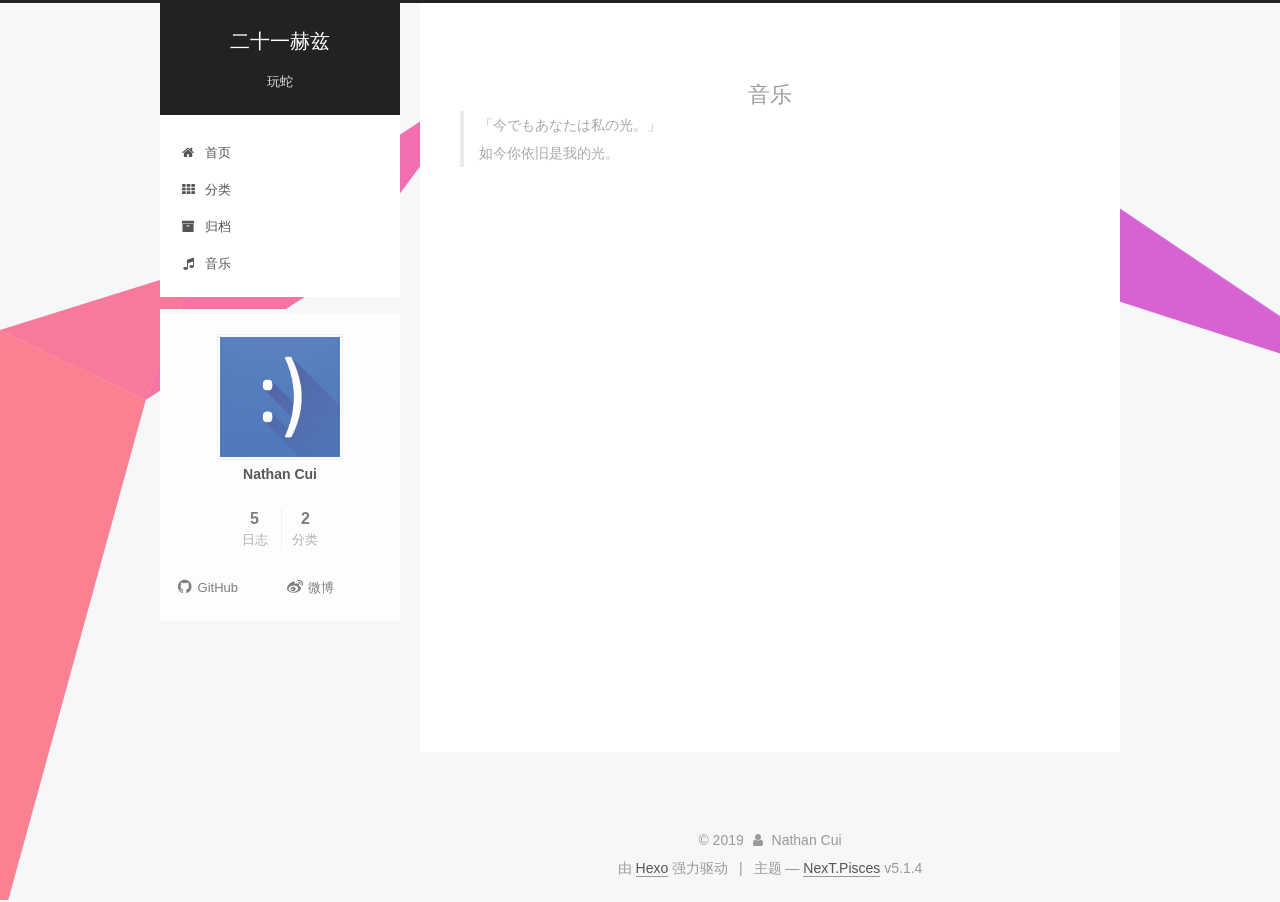
<file: music/index.html>
<!DOCTYPE html>



  


<html class="theme-next pisces use-motion" lang="zh-Hans">
<head>
  <meta charset="UTF-8"/>
<meta http-equiv="X-UA-Compatible" content="IE=edge" />
<meta name="viewport" content="width=device-width, initial-scale=1, maximum-scale=1"/>
<meta name="theme-color" content="#222">









<meta http-equiv="Cache-Control" content="no-transform" />
<meta http-equiv="Cache-Control" content="no-siteapp" />
















  
  
  <link href="/lib/fancybox/source/jquery.fancybox.css?v=2.1.5" rel="stylesheet" type="text/css" />







<link href="/lib/font-awesome/css/font-awesome.min.css?v=4.6.2" rel="stylesheet" type="text/css" />

<link href="/css/main.css?v=5.1.4" rel="stylesheet" type="text/css" />


  <link rel="apple-touch-icon" sizes="180x180" href="/images/favicon-ios.png?v=5.1.4">


  <link rel="icon" type="image/png" sizes="32x32" href="/images/favicon-32.png?v=5.1.4">


  <link rel="icon" type="image/png" sizes="16x16" href="/images/favicon-16.png?v=5.1.4">


  <link rel="mask-icon" href="/images/logo.svg?v=5.1.4" color="#222">





  <meta name="keywords" content="Hexo, NexT" />










<meta name="description" content="「今でもあなたは私の光。」如今你依旧是我的光。">
<meta property="og:type" content="website">
<meta property="og:title" content="音乐">
<meta property="og:url" content="http://nathan21hz.github.io/music/index.html">
<meta property="og:site_name" content="二十一赫兹">
<meta property="og:description" content="「今でもあなたは私の光。」如今你依旧是我的光。">
<meta property="og:locale" content="zh-Hans">
<meta property="og:updated_time" content="2018-05-03T23:22:53.341Z">
<meta name="twitter:card" content="summary">
<meta name="twitter:title" content="音乐">
<meta name="twitter:description" content="「今でもあなたは私の光。」如今你依旧是我的光。">



<script type="text/javascript" id="hexo.configurations">
  var NexT = window.NexT || {};
  var CONFIG = {
    root: '/',
    scheme: 'Pisces',
    version: '5.1.4',
    sidebar: {"position":"left","display":"post","offset":12,"b2t":false,"scrollpercent":false,"onmobile":false},
    fancybox: true,
    tabs: true,
    motion: {"enable":true,"async":false,"transition":{"post_block":"fadeIn","post_header":"slideDownIn","post_body":"slideDownIn","coll_header":"slideLeftIn","sidebar":"slideUpIn"}},
    duoshuo: {
      userId: '0',
      author: '博主'
    },
    algolia: {
      applicationID: '',
      apiKey: '',
      indexName: '',
      hits: {"per_page":10},
      labels: {"input_placeholder":"Search for Posts","hits_empty":"We didn't find any results for the search: ${query}","hits_stats":"${hits} results found in ${time} ms"}
    }
  };
</script>



  <link rel="canonical" href="http://nathan21hz.github.io/music/"/>





  <title>音乐 | 二十一赫兹</title>
  








</head>

<body itemscope itemtype="http://schema.org/WebPage" lang="zh-Hans">

  
  
    
  

  <div class="container sidebar-position-left page-post-detail">
    <div class="headband"></div>

    <header id="header" class="header" itemscope itemtype="http://schema.org/WPHeader">
      <div class="header-inner"><div class="site-brand-wrapper">
  <div class="site-meta ">
    

    <div class="custom-logo-site-title">
      <a href="/"  class="brand" rel="start">
        <span class="logo-line-before"><i></i></span>
        <span class="site-title">二十一赫兹</span>
        <span class="logo-line-after"><i></i></span>
      </a>
    </div>
      
        <p class="site-subtitle">玩蛇</p>
      
  </div>

  <div class="site-nav-toggle">
    <button>
      <span class="btn-bar"></span>
      <span class="btn-bar"></span>
      <span class="btn-bar"></span>
    </button>
  </div>
</div>

<nav class="site-nav">
  

  
    <ul id="menu" class="menu">
      
        
        <li class="menu-item menu-item-home">
          <a href="/" rel="section">
            
              <i class="menu-item-icon fa fa-fw fa-home"></i> <br />
            
            首页
          </a>
        </li>
      
        
        <li class="menu-item menu-item-categories">
          <a href="/categories/" rel="section">
            
              <i class="menu-item-icon fa fa-fw fa-th"></i> <br />
            
            分类
          </a>
        </li>
      
        
        <li class="menu-item menu-item-archives">
          <a href="/archives/" rel="section">
            
              <i class="menu-item-icon fa fa-fw fa-archive"></i> <br />
            
            归档
          </a>
        </li>
      
        
        <li class="menu-item menu-item-音乐">
          <a href="/music" rel="section">
            
              <i class="menu-item-icon fa fa-fw fa-music"></i> <br />
            
            音乐
          </a>
        </li>
      

      
    </ul>
  

  
</nav>



 </div>
    </header>

    <main id="main" class="main">
      <div class="main-inner">
        <div class="content-wrap">
          <div id="content" class="content">
            

  <div id="posts" class="posts-expand">
    
    
    
    <div class="post-block page">
      <header class="post-header">

	<h1 class="post-title" itemprop="name headline">音乐</h1>



</header>

      
      
      
      <div class="post-body">
        
        
          <blockquote>
<p>「今でもあなたは私の光。」<br>如今你依旧是我的光。</p>
</blockquote>
<iframe frameborder="no" border="0" marginwidth="0" marginheight="0" width="100%" height="500" src="//music.163.com/outchain/player?type=0&id=307375460&auto=1&height=430"></iframe>
        
      </div>
      
      
      
    </div>
    
    
    
  </div>


          </div>
          


          

  



        </div>
        
          
  
  <div class="sidebar-toggle">
    <div class="sidebar-toggle-line-wrap">
      <span class="sidebar-toggle-line sidebar-toggle-line-first"></span>
      <span class="sidebar-toggle-line sidebar-toggle-line-middle"></span>
      <span class="sidebar-toggle-line sidebar-toggle-line-last"></span>
    </div>
  </div>

  <aside id="sidebar" class="sidebar">
    
    <div class="sidebar-inner">

      

      

      <section class="site-overview-wrap sidebar-panel sidebar-panel-active">
        <div class="site-overview">
          <div class="site-author motion-element" itemprop="author" itemscope itemtype="http://schema.org/Person">
            
              <img class="site-author-image" itemprop="image"
                src="/images/avatar.jpg"
                alt="Nathan Cui" />
            
              <p class="site-author-name" itemprop="name">Nathan Cui</p>
              <p class="site-description motion-element" itemprop="description"></p>
          </div>

          <nav class="site-state motion-element">

            
              <div class="site-state-item site-state-posts">
              
                <a href="/archives/">
              
                  <span class="site-state-item-count">5</span>
                  <span class="site-state-item-name">日志</span>
                </a>
              </div>
            

            
              
              
              <div class="site-state-item site-state-categories">
                <a href="/categories/index.html">
                  <span class="site-state-item-count">2</span>
                  <span class="site-state-item-name">分类</span>
                </a>
              </div>
            

            

          </nav>

          

          
            <div class="links-of-author motion-element">
                
                  <span class="links-of-author-item">
                    <a href="https://github.com/nathan21hz" target="_blank" title="GitHub">
                      
                        <i class="fa fa-fw fa-github"></i>GitHub</a>
                  </span>
                
                  <span class="links-of-author-item">
                    <a href="https://weibo.com/u/2722727323" target="_blank" title="微博">
                      
                        <i class="fa fa-fw fa-weibo"></i>微博</a>
                  </span>
                
            </div>
          

          
          

          
          

          

        </div>
      </section>

      

      

    </div>
  </aside>


        
      </div>
    </main>

    <footer id="footer" class="footer">
      <div class="footer-inner">
        <div class="copyright">&copy; <span itemprop="copyrightYear">2019</span>
  <span class="with-love">
    <i class="fa fa-user"></i>
  </span>
  <span class="author" itemprop="copyrightHolder">Nathan Cui</span>

  
</div>


  <div class="powered-by">由 <a class="theme-link" target="_blank" href="https://hexo.io">Hexo</a> 强力驱动</div>



  <span class="post-meta-divider">|</span>



  <div class="theme-info">主题 &mdash; <a class="theme-link" target="_blank" href="https://github.com/iissnan/hexo-theme-next">NexT.Pisces</a> v5.1.4</div>




        







        
      </div>
    </footer>

    
      <div class="back-to-top">
        <i class="fa fa-arrow-up"></i>
        
      </div>
    

    

  </div>

  

<script type="text/javascript">
  if (Object.prototype.toString.call(window.Promise) !== '[object Function]') {
    window.Promise = null;
  }
</script>









  










  



  
  
    <script type="text/javascript" src="/lib/jquery/index.js?v=2.1.3"></script>
  

  
  
    <script type="text/javascript" src="/lib/fastclick/lib/fastclick.min.js?v=1.0.6"></script>
  

  
  
    <script type="text/javascript" src="/lib/jquery_lazyload/jquery.lazyload.js?v=1.9.7"></script>
  

  
  
    <script type="text/javascript" src="/lib/velocity/velocity.min.js?v=1.2.1"></script>
  

  
  
    <script type="text/javascript" src="/lib/velocity/velocity.ui.min.js?v=1.2.1"></script>
  

  
  
    <script type="text/javascript" src="/lib/fancybox/source/jquery.fancybox.pack.js?v=2.1.5"></script>
  

  
  
    <script id="ribbon" type="text/javascript" size="300" alpha="0.6"  zIndex="-1" src="/lib/canvas-ribbon/canvas-ribbon.js"></script>
  


  


  <script type="text/javascript" src="/js/src/utils.js?v=5.1.4"></script>

  <script type="text/javascript" src="/js/src/motion.js?v=5.1.4"></script>



  
  


  <script type="text/javascript" src="/js/src/affix.js?v=5.1.4"></script>

  <script type="text/javascript" src="/js/src/schemes/pisces.js?v=5.1.4"></script>



  
  <script type="text/javascript" src="/js/src/scrollspy.js?v=5.1.4"></script>
<script type="text/javascript" src="/js/src/post-details.js?v=5.1.4"></script>



  


  <script type="text/javascript" src="/js/src/bootstrap.js?v=5.1.4"></script>



  


  




	





  





  












  





  

  

  

  
  

  

  

  

</body>
</html>
</file>
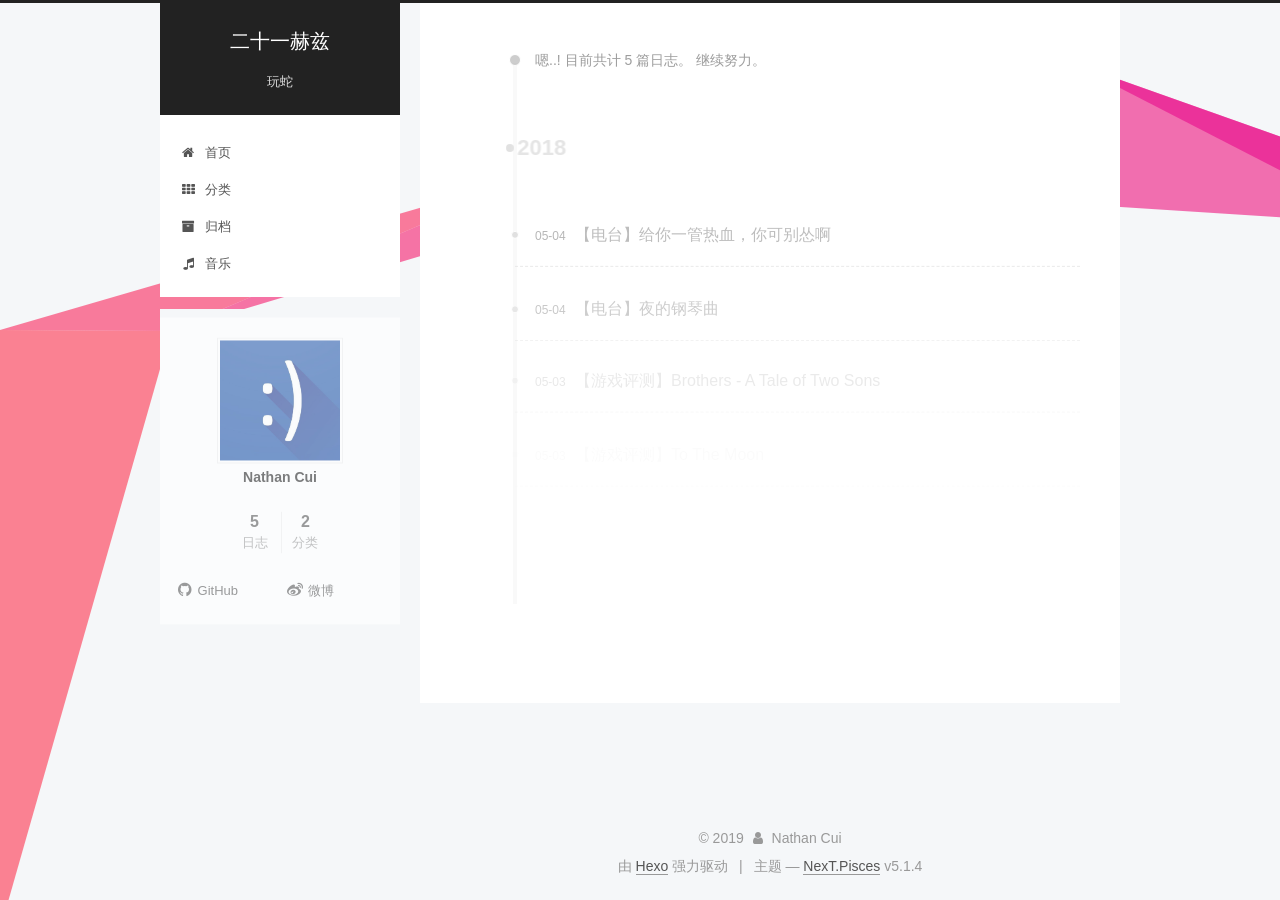
<file: archives/2018/index.html>
<!DOCTYPE html>



  


<html class="theme-next pisces use-motion" lang="zh-Hans">
<head>
  <meta charset="UTF-8"/>
<meta http-equiv="X-UA-Compatible" content="IE=edge" />
<meta name="viewport" content="width=device-width, initial-scale=1, maximum-scale=1"/>
<meta name="theme-color" content="#222">









<meta http-equiv="Cache-Control" content="no-transform" />
<meta http-equiv="Cache-Control" content="no-siteapp" />
















  
  
  <link href="/lib/fancybox/source/jquery.fancybox.css?v=2.1.5" rel="stylesheet" type="text/css" />







<link href="/lib/font-awesome/css/font-awesome.min.css?v=4.6.2" rel="stylesheet" type="text/css" />

<link href="/css/main.css?v=5.1.4" rel="stylesheet" type="text/css" />


  <link rel="apple-touch-icon" sizes="180x180" href="/images/favicon-ios.png?v=5.1.4">


  <link rel="icon" type="image/png" sizes="32x32" href="/images/favicon-32.png?v=5.1.4">


  <link rel="icon" type="image/png" sizes="16x16" href="/images/favicon-16.png?v=5.1.4">


  <link rel="mask-icon" href="/images/logo.svg?v=5.1.4" color="#222">





  <meta name="keywords" content="Hexo, NexT" />










<meta property="og:type" content="website">
<meta property="og:title" content="二十一赫兹">
<meta property="og:url" content="http://nathan21hz.github.io/archives/2018/index.html">
<meta property="og:site_name" content="二十一赫兹">
<meta property="og:locale" content="zh-Hans">
<meta name="twitter:card" content="summary">
<meta name="twitter:title" content="二十一赫兹">



<script type="text/javascript" id="hexo.configurations">
  var NexT = window.NexT || {};
  var CONFIG = {
    root: '/',
    scheme: 'Pisces',
    version: '5.1.4',
    sidebar: {"position":"left","display":"post","offset":12,"b2t":false,"scrollpercent":false,"onmobile":false},
    fancybox: true,
    tabs: true,
    motion: {"enable":true,"async":false,"transition":{"post_block":"fadeIn","post_header":"slideDownIn","post_body":"slideDownIn","coll_header":"slideLeftIn","sidebar":"slideUpIn"}},
    duoshuo: {
      userId: '0',
      author: '博主'
    },
    algolia: {
      applicationID: '',
      apiKey: '',
      indexName: '',
      hits: {"per_page":10},
      labels: {"input_placeholder":"Search for Posts","hits_empty":"We didn't find any results for the search: ${query}","hits_stats":"${hits} results found in ${time} ms"}
    }
  };
</script>



  <link rel="canonical" href="http://nathan21hz.github.io/archives/2018/"/>





  <title>归档 | 二十一赫兹</title>
  








</head>

<body itemscope itemtype="http://schema.org/WebPage" lang="zh-Hans">

  
  
    
  

  <div class="container sidebar-position-left page-archive">
    <div class="headband"></div>

    <header id="header" class="header" itemscope itemtype="http://schema.org/WPHeader">
      <div class="header-inner"><div class="site-brand-wrapper">
  <div class="site-meta ">
    

    <div class="custom-logo-site-title">
      <a href="/"  class="brand" rel="start">
        <span class="logo-line-before"><i></i></span>
        <span class="site-title">二十一赫兹</span>
        <span class="logo-line-after"><i></i></span>
      </a>
    </div>
      
        <p class="site-subtitle">玩蛇</p>
      
  </div>

  <div class="site-nav-toggle">
    <button>
      <span class="btn-bar"></span>
      <span class="btn-bar"></span>
      <span class="btn-bar"></span>
    </button>
  </div>
</div>

<nav class="site-nav">
  

  
    <ul id="menu" class="menu">
      
        
        <li class="menu-item menu-item-home">
          <a href="/" rel="section">
            
              <i class="menu-item-icon fa fa-fw fa-home"></i> <br />
            
            首页
          </a>
        </li>
      
        
        <li class="menu-item menu-item-categories">
          <a href="/categories/" rel="section">
            
              <i class="menu-item-icon fa fa-fw fa-th"></i> <br />
            
            分类
          </a>
        </li>
      
        
        <li class="menu-item menu-item-archives">
          <a href="/archives/" rel="section">
            
              <i class="menu-item-icon fa fa-fw fa-archive"></i> <br />
            
            归档
          </a>
        </li>
      
        
        <li class="menu-item menu-item-音乐">
          <a href="/music" rel="section">
            
              <i class="menu-item-icon fa fa-fw fa-music"></i> <br />
            
            音乐
          </a>
        </li>
      

      
    </ul>
  

  
</nav>



 </div>
    </header>

    <main id="main" class="main">
      <div class="main-inner">
        <div class="content-wrap">
          <div id="content" class="content">
            

  
  
  
  <div class="post-block archive">
    <div id="posts" class="posts-collapse">
      <span class="archive-move-on"></span>

      <span class="archive-page-counter">
        
        
        
          
        
        嗯..! 目前共计 5 篇日志。 继续努力。
      </span>

      

        
        
        

        
          
          <div class="collection-title">
            <h1 class="archive-year" id="archive-year-2018">2018</h1>
          </div>
        
        

        

  <article class="post post-type-normal" itemscope itemtype="http://schema.org/Article">
    <header class="post-header">

      <h2 class="post-title">
        
            <a class="post-title-link" href="/2018/05/04/【电台】给你一管热血，你可别怂啊/" itemprop="url">
              
                <span itemprop="name">【电台】给你一管热血，你可别怂啊</span>
              
            </a>
        
      </h2>

      <div class="post-meta">
        <time class="post-time" itemprop="dateCreated"
              datetime="2018-05-04T07:48:50+08:00"
              content="2018-05-04" >
          05-04
        </time>
      </div>

    </header>
  </article>



      

        
        
        

        
        

        

  <article class="post post-type-normal" itemscope itemtype="http://schema.org/Article">
    <header class="post-header">

      <h2 class="post-title">
        
            <a class="post-title-link" href="/2018/05/04/【电台】夜的钢琴曲/" itemprop="url">
              
                <span itemprop="name">【电台】夜的钢琴曲</span>
              
            </a>
        
      </h2>

      <div class="post-meta">
        <time class="post-time" itemprop="dateCreated"
              datetime="2018-05-04T07:39:13+08:00"
              content="2018-05-04" >
          05-04
        </time>
      </div>

    </header>
  </article>



      

        
        
        

        
        

        

  <article class="post post-type-normal" itemscope itemtype="http://schema.org/Article">
    <header class="post-header">

      <h2 class="post-title">
        
            <a class="post-title-link" href="/2018/05/03/【游戏评测】Brothers-A-Tale-of-Two-Sons/" itemprop="url">
              
                <span itemprop="name">【游戏评测】Brothers - A Tale of Two Sons</span>
              
            </a>
        
      </h2>

      <div class="post-meta">
        <time class="post-time" itemprop="dateCreated"
              datetime="2018-05-03T23:44:54+08:00"
              content="2018-05-03" >
          05-03
        </time>
      </div>

    </header>
  </article>



      

        
        
        

        
        

        

  <article class="post post-type-normal" itemscope itemtype="http://schema.org/Article">
    <header class="post-header">

      <h2 class="post-title">
        
            <a class="post-title-link" href="/2018/05/03/【游戏评测】To-The-Moon/" itemprop="url">
              
                <span itemprop="name">【游戏评测】To The Moon</span>
              
            </a>
        
      </h2>

      <div class="post-meta">
        <time class="post-time" itemprop="dateCreated"
              datetime="2018-05-03T23:31:05+08:00"
              content="2018-05-03" >
          05-03
        </time>
      </div>

    </header>
  </article>



      

        
        
        

        
        

        

  <article class="post post-type-normal" itemscope itemtype="http://schema.org/Article">
    <header class="post-header">

      <h2 class="post-title">
        
            <a class="post-title-link" href="/2018/05/03/hello-world/" itemprop="url">
              
                <span itemprop="name">Hello World</span>
              
            </a>
        
      </h2>

      <div class="post-meta">
        <time class="post-time" itemprop="dateCreated"
              datetime="2018-05-03T22:31:37+08:00"
              content="2018-05-03" >
          05-03
        </time>
      </div>

    </header>
  </article>



      

    </div>
  </div>
  
  
  

  



          </div>
          


          

        </div>
        
          
  
  <div class="sidebar-toggle">
    <div class="sidebar-toggle-line-wrap">
      <span class="sidebar-toggle-line sidebar-toggle-line-first"></span>
      <span class="sidebar-toggle-line sidebar-toggle-line-middle"></span>
      <span class="sidebar-toggle-line sidebar-toggle-line-last"></span>
    </div>
  </div>

  <aside id="sidebar" class="sidebar">
    
    <div class="sidebar-inner">

      

      

      <section class="site-overview-wrap sidebar-panel sidebar-panel-active">
        <div class="site-overview">
          <div class="site-author motion-element" itemprop="author" itemscope itemtype="http://schema.org/Person">
            
              <img class="site-author-image" itemprop="image"
                src="/images/avatar.jpg"
                alt="Nathan Cui" />
            
              <p class="site-author-name" itemprop="name">Nathan Cui</p>
              <p class="site-description motion-element" itemprop="description"></p>
          </div>

          <nav class="site-state motion-element">

            
              <div class="site-state-item site-state-posts">
              
                <a href="/archives/">
              
                  <span class="site-state-item-count">5</span>
                  <span class="site-state-item-name">日志</span>
                </a>
              </div>
            

            
              
              
              <div class="site-state-item site-state-categories">
                <a href="/categories/index.html">
                  <span class="site-state-item-count">2</span>
                  <span class="site-state-item-name">分类</span>
                </a>
              </div>
            

            

          </nav>

          

          
            <div class="links-of-author motion-element">
                
                  <span class="links-of-author-item">
                    <a href="https://github.com/nathan21hz" target="_blank" title="GitHub">
                      
                        <i class="fa fa-fw fa-github"></i>GitHub</a>
                  </span>
                
                  <span class="links-of-author-item">
                    <a href="https://weibo.com/u/2722727323" target="_blank" title="微博">
                      
                        <i class="fa fa-fw fa-weibo"></i>微博</a>
                  </span>
                
            </div>
          

          
          

          
          

          

        </div>
      </section>

      

      

    </div>
  </aside>


        
      </div>
    </main>

    <footer id="footer" class="footer">
      <div class="footer-inner">
        <div class="copyright">&copy; <span itemprop="copyrightYear">2019</span>
  <span class="with-love">
    <i class="fa fa-user"></i>
  </span>
  <span class="author" itemprop="copyrightHolder">Nathan Cui</span>

  
</div>


  <div class="powered-by">由 <a class="theme-link" target="_blank" href="https://hexo.io">Hexo</a> 强力驱动</div>



  <span class="post-meta-divider">|</span>



  <div class="theme-info">主题 &mdash; <a class="theme-link" target="_blank" href="https://github.com/iissnan/hexo-theme-next">NexT.Pisces</a> v5.1.4</div>




        







        
      </div>
    </footer>

    
      <div class="back-to-top">
        <i class="fa fa-arrow-up"></i>
        
      </div>
    

    

  </div>

  

<script type="text/javascript">
  if (Object.prototype.toString.call(window.Promise) !== '[object Function]') {
    window.Promise = null;
  }
</script>









  










  



  
  
    <script type="text/javascript" src="/lib/jquery/index.js?v=2.1.3"></script>
  

  
  
    <script type="text/javascript" src="/lib/fastclick/lib/fastclick.min.js?v=1.0.6"></script>
  

  
  
    <script type="text/javascript" src="/lib/jquery_lazyload/jquery.lazyload.js?v=1.9.7"></script>
  

  
  
    <script type="text/javascript" src="/lib/velocity/velocity.min.js?v=1.2.1"></script>
  

  
  
    <script type="text/javascript" src="/lib/velocity/velocity.ui.min.js?v=1.2.1"></script>
  

  
  
    <script type="text/javascript" src="/lib/fancybox/source/jquery.fancybox.pack.js?v=2.1.5"></script>
  

  
  
    <script id="ribbon" type="text/javascript" size="300" alpha="0.6"  zIndex="-1" src="/lib/canvas-ribbon/canvas-ribbon.js"></script>
  


  


  <script type="text/javascript" src="/js/src/utils.js?v=5.1.4"></script>

  <script type="text/javascript" src="/js/src/motion.js?v=5.1.4"></script>



  
  


  <script type="text/javascript" src="/js/src/affix.js?v=5.1.4"></script>

  <script type="text/javascript" src="/js/src/schemes/pisces.js?v=5.1.4"></script>



  

  


  <script type="text/javascript" src="/js/src/bootstrap.js?v=5.1.4"></script>



  


  




	





  





  












  





  

  

  

  
  

  

  

  

</body>
</html>
</file>
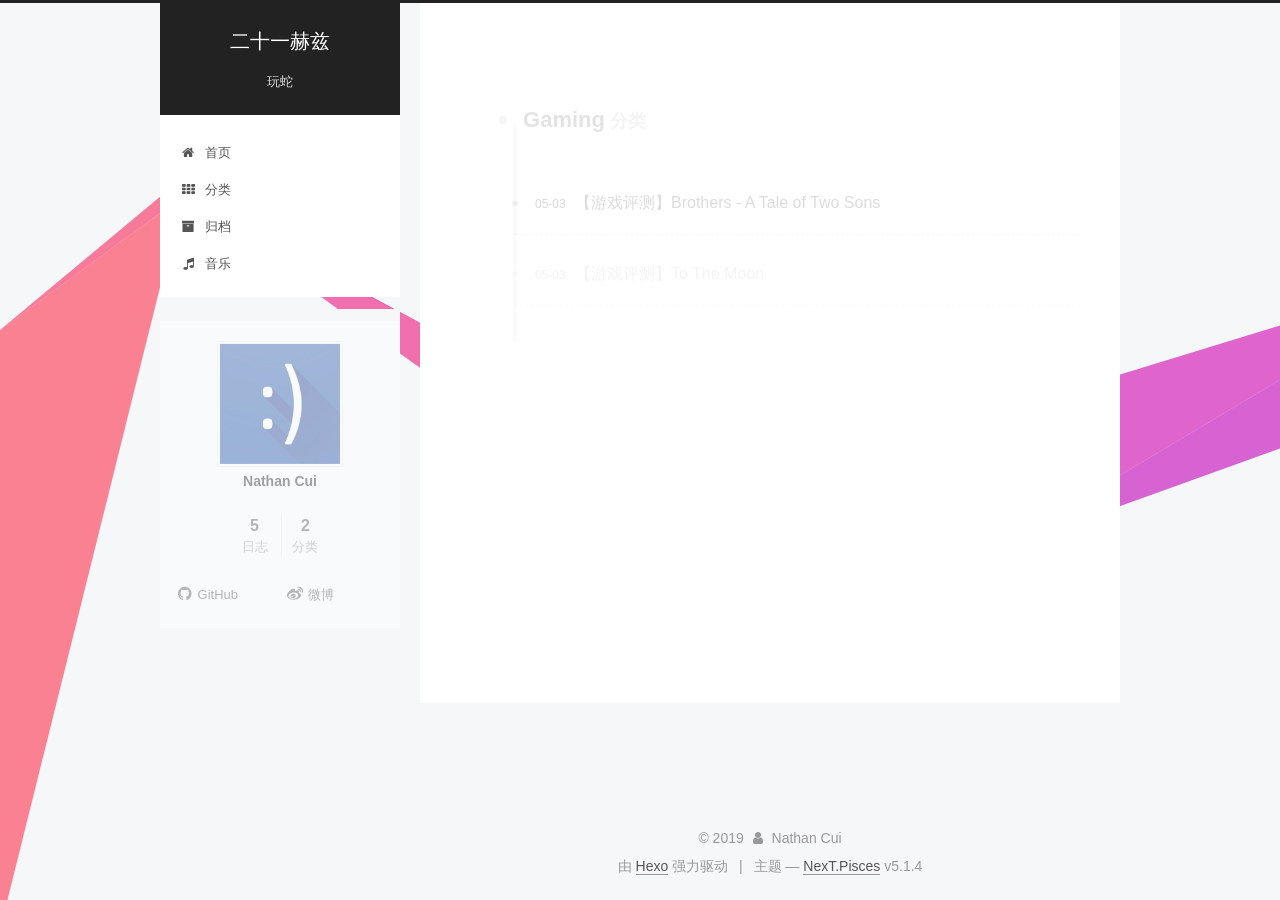
<file: categories/Gaming/index.html>
<!DOCTYPE html>



  


<html class="theme-next pisces use-motion" lang="zh-Hans">
<head>
  <meta charset="UTF-8"/>
<meta http-equiv="X-UA-Compatible" content="IE=edge" />
<meta name="viewport" content="width=device-width, initial-scale=1, maximum-scale=1"/>
<meta name="theme-color" content="#222">









<meta http-equiv="Cache-Control" content="no-transform" />
<meta http-equiv="Cache-Control" content="no-siteapp" />
















  
  
  <link href="/lib/fancybox/source/jquery.fancybox.css?v=2.1.5" rel="stylesheet" type="text/css" />







<link href="/lib/font-awesome/css/font-awesome.min.css?v=4.6.2" rel="stylesheet" type="text/css" />

<link href="/css/main.css?v=5.1.4" rel="stylesheet" type="text/css" />


  <link rel="apple-touch-icon" sizes="180x180" href="/images/favicon-ios.png?v=5.1.4">


  <link rel="icon" type="image/png" sizes="32x32" href="/images/favicon-32.png?v=5.1.4">


  <link rel="icon" type="image/png" sizes="16x16" href="/images/favicon-16.png?v=5.1.4">


  <link rel="mask-icon" href="/images/logo.svg?v=5.1.4" color="#222">





  <meta name="keywords" content="Hexo, NexT" />










<meta property="og:type" content="website">
<meta property="og:title" content="二十一赫兹">
<meta property="og:url" content="http://nathan21hz.github.io/categories/Gaming/index.html">
<meta property="og:site_name" content="二十一赫兹">
<meta property="og:locale" content="zh-Hans">
<meta name="twitter:card" content="summary">
<meta name="twitter:title" content="二十一赫兹">



<script type="text/javascript" id="hexo.configurations">
  var NexT = window.NexT || {};
  var CONFIG = {
    root: '/',
    scheme: 'Pisces',
    version: '5.1.4',
    sidebar: {"position":"left","display":"post","offset":12,"b2t":false,"scrollpercent":false,"onmobile":false},
    fancybox: true,
    tabs: true,
    motion: {"enable":true,"async":false,"transition":{"post_block":"fadeIn","post_header":"slideDownIn","post_body":"slideDownIn","coll_header":"slideLeftIn","sidebar":"slideUpIn"}},
    duoshuo: {
      userId: '0',
      author: '博主'
    },
    algolia: {
      applicationID: '',
      apiKey: '',
      indexName: '',
      hits: {"per_page":10},
      labels: {"input_placeholder":"Search for Posts","hits_empty":"We didn't find any results for the search: ${query}","hits_stats":"${hits} results found in ${time} ms"}
    }
  };
</script>



  <link rel="canonical" href="http://nathan21hz.github.io/categories/Gaming/"/>





  <title>分类: Gaming | 二十一赫兹</title>
  








</head>

<body itemscope itemtype="http://schema.org/WebPage" lang="zh-Hans">

  
  
    
  

  <div class="container sidebar-position-left ">
    <div class="headband"></div>

    <header id="header" class="header" itemscope itemtype="http://schema.org/WPHeader">
      <div class="header-inner"><div class="site-brand-wrapper">
  <div class="site-meta ">
    

    <div class="custom-logo-site-title">
      <a href="/"  class="brand" rel="start">
        <span class="logo-line-before"><i></i></span>
        <span class="site-title">二十一赫兹</span>
        <span class="logo-line-after"><i></i></span>
      </a>
    </div>
      
        <p class="site-subtitle">玩蛇</p>
      
  </div>

  <div class="site-nav-toggle">
    <button>
      <span class="btn-bar"></span>
      <span class="btn-bar"></span>
      <span class="btn-bar"></span>
    </button>
  </div>
</div>

<nav class="site-nav">
  

  
    <ul id="menu" class="menu">
      
        
        <li class="menu-item menu-item-home">
          <a href="/" rel="section">
            
              <i class="menu-item-icon fa fa-fw fa-home"></i> <br />
            
            首页
          </a>
        </li>
      
        
        <li class="menu-item menu-item-categories">
          <a href="/categories/" rel="section">
            
              <i class="menu-item-icon fa fa-fw fa-th"></i> <br />
            
            分类
          </a>
        </li>
      
        
        <li class="menu-item menu-item-archives">
          <a href="/archives/" rel="section">
            
              <i class="menu-item-icon fa fa-fw fa-archive"></i> <br />
            
            归档
          </a>
        </li>
      
        
        <li class="menu-item menu-item-音乐">
          <a href="/music" rel="section">
            
              <i class="menu-item-icon fa fa-fw fa-music"></i> <br />
            
            音乐
          </a>
        </li>
      

      
    </ul>
  

  
</nav>



 </div>
    </header>

    <main id="main" class="main">
      <div class="main-inner">
        <div class="content-wrap">
          <div id="content" class="content">
            

  
  
  
  <div class="post-block category">

    <div id="posts" class="posts-collapse">
      <div class="collection-title">
        <h1>Gaming<small>分类</small>
        </h1>
      </div>

      
        

  <article class="post post-type-normal" itemscope itemtype="http://schema.org/Article">
    <header class="post-header">

      <h2 class="post-title">
        
            <a class="post-title-link" href="/2018/05/03/【游戏评测】Brothers-A-Tale-of-Two-Sons/" itemprop="url">
              
                <span itemprop="name">【游戏评测】Brothers - A Tale of Two Sons</span>
              
            </a>
        
      </h2>

      <div class="post-meta">
        <time class="post-time" itemprop="dateCreated"
              datetime="2018-05-03T23:44:54+08:00"
              content="2018-05-03" >
          05-03
        </time>
      </div>

    </header>
  </article>


      
        

  <article class="post post-type-normal" itemscope itemtype="http://schema.org/Article">
    <header class="post-header">

      <h2 class="post-title">
        
            <a class="post-title-link" href="/2018/05/03/【游戏评测】To-The-Moon/" itemprop="url">
              
                <span itemprop="name">【游戏评测】To The Moon</span>
              
            </a>
        
      </h2>

      <div class="post-meta">
        <time class="post-time" itemprop="dateCreated"
              datetime="2018-05-03T23:31:05+08:00"
              content="2018-05-03" >
          05-03
        </time>
      </div>

    </header>
  </article>


      
    </div>

  </div>
  
  
  

  



          </div>
          


          

        </div>
        
          
  
  <div class="sidebar-toggle">
    <div class="sidebar-toggle-line-wrap">
      <span class="sidebar-toggle-line sidebar-toggle-line-first"></span>
      <span class="sidebar-toggle-line sidebar-toggle-line-middle"></span>
      <span class="sidebar-toggle-line sidebar-toggle-line-last"></span>
    </div>
  </div>

  <aside id="sidebar" class="sidebar">
    
    <div class="sidebar-inner">

      

      

      <section class="site-overview-wrap sidebar-panel sidebar-panel-active">
        <div class="site-overview">
          <div class="site-author motion-element" itemprop="author" itemscope itemtype="http://schema.org/Person">
            
              <img class="site-author-image" itemprop="image"
                src="/images/avatar.jpg"
                alt="Nathan Cui" />
            
              <p class="site-author-name" itemprop="name">Nathan Cui</p>
              <p class="site-description motion-element" itemprop="description"></p>
          </div>

          <nav class="site-state motion-element">

            
              <div class="site-state-item site-state-posts">
              
                <a href="/archives/">
              
                  <span class="site-state-item-count">5</span>
                  <span class="site-state-item-name">日志</span>
                </a>
              </div>
            

            
              
              
              <div class="site-state-item site-state-categories">
                <a href="/categories/index.html">
                  <span class="site-state-item-count">2</span>
                  <span class="site-state-item-name">分类</span>
                </a>
              </div>
            

            

          </nav>

          

          
            <div class="links-of-author motion-element">
                
                  <span class="links-of-author-item">
                    <a href="https://github.com/nathan21hz" target="_blank" title="GitHub">
                      
                        <i class="fa fa-fw fa-github"></i>GitHub</a>
                  </span>
                
                  <span class="links-of-author-item">
                    <a href="https://weibo.com/u/2722727323" target="_blank" title="微博">
                      
                        <i class="fa fa-fw fa-weibo"></i>微博</a>
                  </span>
                
            </div>
          

          
          

          
          

          

        </div>
      </section>

      

      

    </div>
  </aside>


        
      </div>
    </main>

    <footer id="footer" class="footer">
      <div class="footer-inner">
        <div class="copyright">&copy; <span itemprop="copyrightYear">2019</span>
  <span class="with-love">
    <i class="fa fa-user"></i>
  </span>
  <span class="author" itemprop="copyrightHolder">Nathan Cui</span>

  
</div>


  <div class="powered-by">由 <a class="theme-link" target="_blank" href="https://hexo.io">Hexo</a> 强力驱动</div>



  <span class="post-meta-divider">|</span>



  <div class="theme-info">主题 &mdash; <a class="theme-link" target="_blank" href="https://github.com/iissnan/hexo-theme-next">NexT.Pisces</a> v5.1.4</div>




        







        
      </div>
    </footer>

    
      <div class="back-to-top">
        <i class="fa fa-arrow-up"></i>
        
      </div>
    

    

  </div>

  

<script type="text/javascript">
  if (Object.prototype.toString.call(window.Promise) !== '[object Function]') {
    window.Promise = null;
  }
</script>









  










  



  
  
    <script type="text/javascript" src="/lib/jquery/index.js?v=2.1.3"></script>
  

  
  
    <script type="text/javascript" src="/lib/fastclick/lib/fastclick.min.js?v=1.0.6"></script>
  

  
  
    <script type="text/javascript" src="/lib/jquery_lazyload/jquery.lazyload.js?v=1.9.7"></script>
  

  
  
    <script type="text/javascript" src="/lib/velocity/velocity.min.js?v=1.2.1"></script>
  

  
  
    <script type="text/javascript" src="/lib/velocity/velocity.ui.min.js?v=1.2.1"></script>
  

  
  
    <script type="text/javascript" src="/lib/fancybox/source/jquery.fancybox.pack.js?v=2.1.5"></script>
  

  
  
    <script id="ribbon" type="text/javascript" size="300" alpha="0.6"  zIndex="-1" src="/lib/canvas-ribbon/canvas-ribbon.js"></script>
  


  


  <script type="text/javascript" src="/js/src/utils.js?v=5.1.4"></script>

  <script type="text/javascript" src="/js/src/motion.js?v=5.1.4"></script>



  
  


  <script type="text/javascript" src="/js/src/affix.js?v=5.1.4"></script>

  <script type="text/javascript" src="/js/src/schemes/pisces.js?v=5.1.4"></script>



  

  


  <script type="text/javascript" src="/js/src/bootstrap.js?v=5.1.4"></script>



  


  




	





  





  












  





  

  

  

  
  

  

  

  

</body>
</html>
</file>
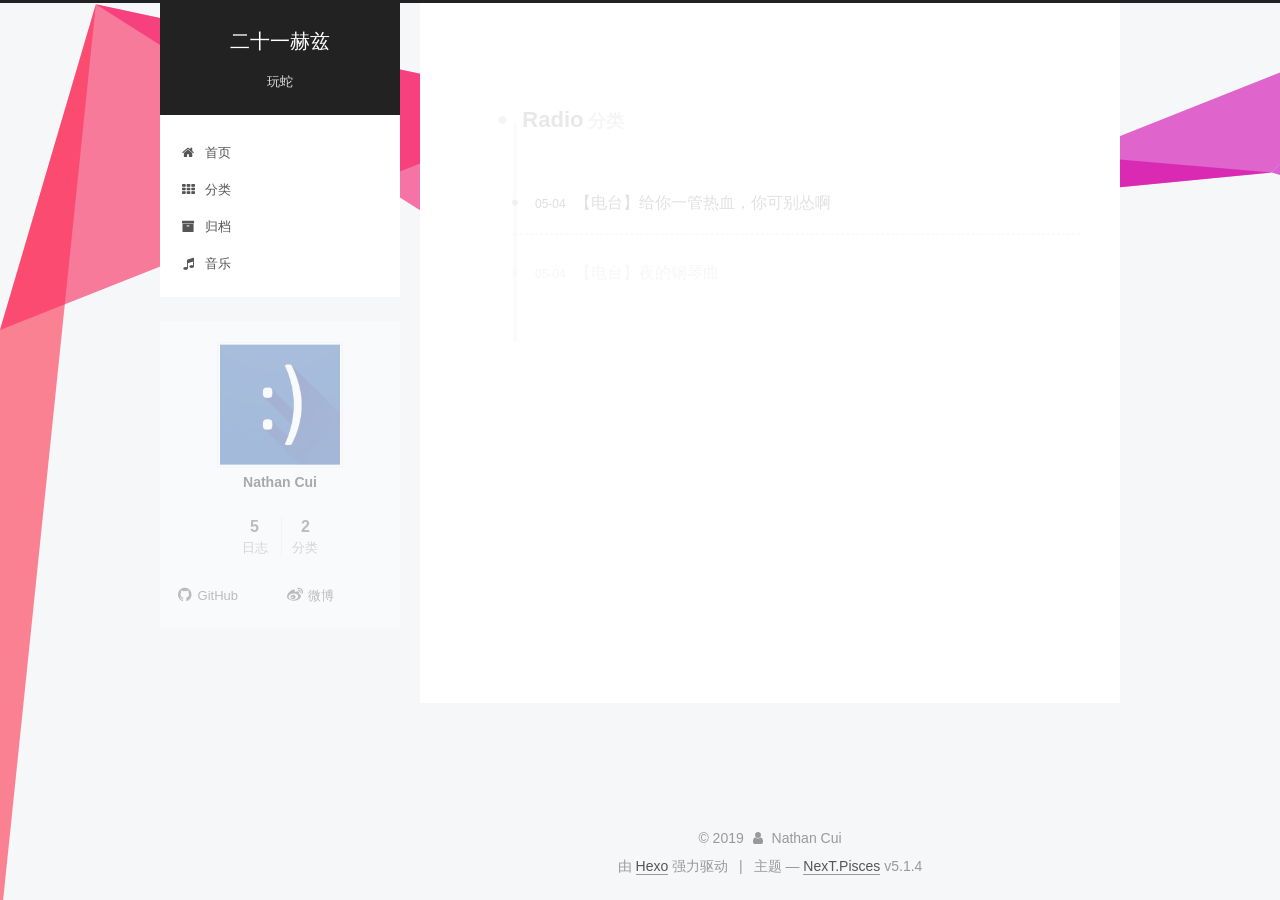
<file: categories/Radio/index.html>
<!DOCTYPE html>



  


<html class="theme-next pisces use-motion" lang="zh-Hans">
<head>
  <meta charset="UTF-8"/>
<meta http-equiv="X-UA-Compatible" content="IE=edge" />
<meta name="viewport" content="width=device-width, initial-scale=1, maximum-scale=1"/>
<meta name="theme-color" content="#222">









<meta http-equiv="Cache-Control" content="no-transform" />
<meta http-equiv="Cache-Control" content="no-siteapp" />
















  
  
  <link href="/lib/fancybox/source/jquery.fancybox.css?v=2.1.5" rel="stylesheet" type="text/css" />







<link href="/lib/font-awesome/css/font-awesome.min.css?v=4.6.2" rel="stylesheet" type="text/css" />

<link href="/css/main.css?v=5.1.4" rel="stylesheet" type="text/css" />


  <link rel="apple-touch-icon" sizes="180x180" href="/images/favicon-ios.png?v=5.1.4">


  <link rel="icon" type="image/png" sizes="32x32" href="/images/favicon-32.png?v=5.1.4">


  <link rel="icon" type="image/png" sizes="16x16" href="/images/favicon-16.png?v=5.1.4">


  <link rel="mask-icon" href="/images/logo.svg?v=5.1.4" color="#222">





  <meta name="keywords" content="Hexo, NexT" />










<meta property="og:type" content="website">
<meta property="og:title" content="二十一赫兹">
<meta property="og:url" content="http://nathan21hz.github.io/categories/Radio/index.html">
<meta property="og:site_name" content="二十一赫兹">
<meta property="og:locale" content="zh-Hans">
<meta name="twitter:card" content="summary">
<meta name="twitter:title" content="二十一赫兹">



<script type="text/javascript" id="hexo.configurations">
  var NexT = window.NexT || {};
  var CONFIG = {
    root: '/',
    scheme: 'Pisces',
    version: '5.1.4',
    sidebar: {"position":"left","display":"post","offset":12,"b2t":false,"scrollpercent":false,"onmobile":false},
    fancybox: true,
    tabs: true,
    motion: {"enable":true,"async":false,"transition":{"post_block":"fadeIn","post_header":"slideDownIn","post_body":"slideDownIn","coll_header":"slideLeftIn","sidebar":"slideUpIn"}},
    duoshuo: {
      userId: '0',
      author: '博主'
    },
    algolia: {
      applicationID: '',
      apiKey: '',
      indexName: '',
      hits: {"per_page":10},
      labels: {"input_placeholder":"Search for Posts","hits_empty":"We didn't find any results for the search: ${query}","hits_stats":"${hits} results found in ${time} ms"}
    }
  };
</script>



  <link rel="canonical" href="http://nathan21hz.github.io/categories/Radio/"/>





  <title>分类: Radio | 二十一赫兹</title>
  








</head>

<body itemscope itemtype="http://schema.org/WebPage" lang="zh-Hans">

  
  
    
  

  <div class="container sidebar-position-left ">
    <div class="headband"></div>

    <header id="header" class="header" itemscope itemtype="http://schema.org/WPHeader">
      <div class="header-inner"><div class="site-brand-wrapper">
  <div class="site-meta ">
    

    <div class="custom-logo-site-title">
      <a href="/"  class="brand" rel="start">
        <span class="logo-line-before"><i></i></span>
        <span class="site-title">二十一赫兹</span>
        <span class="logo-line-after"><i></i></span>
      </a>
    </div>
      
        <p class="site-subtitle">玩蛇</p>
      
  </div>

  <div class="site-nav-toggle">
    <button>
      <span class="btn-bar"></span>
      <span class="btn-bar"></span>
      <span class="btn-bar"></span>
    </button>
  </div>
</div>

<nav class="site-nav">
  

  
    <ul id="menu" class="menu">
      
        
        <li class="menu-item menu-item-home">
          <a href="/" rel="section">
            
              <i class="menu-item-icon fa fa-fw fa-home"></i> <br />
            
            首页
          </a>
        </li>
      
        
        <li class="menu-item menu-item-categories">
          <a href="/categories/" rel="section">
            
              <i class="menu-item-icon fa fa-fw fa-th"></i> <br />
            
            分类
          </a>
        </li>
      
        
        <li class="menu-item menu-item-archives">
          <a href="/archives/" rel="section">
            
              <i class="menu-item-icon fa fa-fw fa-archive"></i> <br />
            
            归档
          </a>
        </li>
      
        
        <li class="menu-item menu-item-音乐">
          <a href="/music" rel="section">
            
              <i class="menu-item-icon fa fa-fw fa-music"></i> <br />
            
            音乐
          </a>
        </li>
      

      
    </ul>
  

  
</nav>



 </div>
    </header>

    <main id="main" class="main">
      <div class="main-inner">
        <div class="content-wrap">
          <div id="content" class="content">
            

  
  
  
  <div class="post-block category">

    <div id="posts" class="posts-collapse">
      <div class="collection-title">
        <h1>Radio<small>分类</small>
        </h1>
      </div>

      
        

  <article class="post post-type-normal" itemscope itemtype="http://schema.org/Article">
    <header class="post-header">

      <h2 class="post-title">
        
            <a class="post-title-link" href="/2018/05/04/【电台】给你一管热血，你可别怂啊/" itemprop="url">
              
                <span itemprop="name">【电台】给你一管热血，你可别怂啊</span>
              
            </a>
        
      </h2>

      <div class="post-meta">
        <time class="post-time" itemprop="dateCreated"
              datetime="2018-05-04T07:48:50+08:00"
              content="2018-05-04" >
          05-04
        </time>
      </div>

    </header>
  </article>


      
        

  <article class="post post-type-normal" itemscope itemtype="http://schema.org/Article">
    <header class="post-header">

      <h2 class="post-title">
        
            <a class="post-title-link" href="/2018/05/04/【电台】夜的钢琴曲/" itemprop="url">
              
                <span itemprop="name">【电台】夜的钢琴曲</span>
              
            </a>
        
      </h2>

      <div class="post-meta">
        <time class="post-time" itemprop="dateCreated"
              datetime="2018-05-04T07:39:13+08:00"
              content="2018-05-04" >
          05-04
        </time>
      </div>

    </header>
  </article>


      
    </div>

  </div>
  
  
  

  



          </div>
          


          

        </div>
        
          
  
  <div class="sidebar-toggle">
    <div class="sidebar-toggle-line-wrap">
      <span class="sidebar-toggle-line sidebar-toggle-line-first"></span>
      <span class="sidebar-toggle-line sidebar-toggle-line-middle"></span>
      <span class="sidebar-toggle-line sidebar-toggle-line-last"></span>
    </div>
  </div>

  <aside id="sidebar" class="sidebar">
    
    <div class="sidebar-inner">

      

      

      <section class="site-overview-wrap sidebar-panel sidebar-panel-active">
        <div class="site-overview">
          <div class="site-author motion-element" itemprop="author" itemscope itemtype="http://schema.org/Person">
            
              <img class="site-author-image" itemprop="image"
                src="/images/avatar.jpg"
                alt="Nathan Cui" />
            
              <p class="site-author-name" itemprop="name">Nathan Cui</p>
              <p class="site-description motion-element" itemprop="description"></p>
          </div>

          <nav class="site-state motion-element">

            
              <div class="site-state-item site-state-posts">
              
                <a href="/archives/">
              
                  <span class="site-state-item-count">5</span>
                  <span class="site-state-item-name">日志</span>
                </a>
              </div>
            

            
              
              
              <div class="site-state-item site-state-categories">
                <a href="/categories/index.html">
                  <span class="site-state-item-count">2</span>
                  <span class="site-state-item-name">分类</span>
                </a>
              </div>
            

            

          </nav>

          

          
            <div class="links-of-author motion-element">
                
                  <span class="links-of-author-item">
                    <a href="https://github.com/nathan21hz" target="_blank" title="GitHub">
                      
                        <i class="fa fa-fw fa-github"></i>GitHub</a>
                  </span>
                
                  <span class="links-of-author-item">
                    <a href="https://weibo.com/u/2722727323" target="_blank" title="微博">
                      
                        <i class="fa fa-fw fa-weibo"></i>微博</a>
                  </span>
                
            </div>
          

          
          

          
          

          

        </div>
      </section>

      

      

    </div>
  </aside>


        
      </div>
    </main>

    <footer id="footer" class="footer">
      <div class="footer-inner">
        <div class="copyright">&copy; <span itemprop="copyrightYear">2019</span>
  <span class="with-love">
    <i class="fa fa-user"></i>
  </span>
  <span class="author" itemprop="copyrightHolder">Nathan Cui</span>

  
</div>


  <div class="powered-by">由 <a class="theme-link" target="_blank" href="https://hexo.io">Hexo</a> 强力驱动</div>



  <span class="post-meta-divider">|</span>



  <div class="theme-info">主题 &mdash; <a class="theme-link" target="_blank" href="https://github.com/iissnan/hexo-theme-next">NexT.Pisces</a> v5.1.4</div>




        







        
      </div>
    </footer>

    
      <div class="back-to-top">
        <i class="fa fa-arrow-up"></i>
        
      </div>
    

    

  </div>

  

<script type="text/javascript">
  if (Object.prototype.toString.call(window.Promise) !== '[object Function]') {
    window.Promise = null;
  }
</script>









  










  



  
  
    <script type="text/javascript" src="/lib/jquery/index.js?v=2.1.3"></script>
  

  
  
    <script type="text/javascript" src="/lib/fastclick/lib/fastclick.min.js?v=1.0.6"></script>
  

  
  
    <script type="text/javascript" src="/lib/jquery_lazyload/jquery.lazyload.js?v=1.9.7"></script>
  

  
  
    <script type="text/javascript" src="/lib/velocity/velocity.min.js?v=1.2.1"></script>
  

  
  
    <script type="text/javascript" src="/lib/velocity/velocity.ui.min.js?v=1.2.1"></script>
  

  
  
    <script type="text/javascript" src="/lib/fancybox/source/jquery.fancybox.pack.js?v=2.1.5"></script>
  

  
  
    <script id="ribbon" type="text/javascript" size="300" alpha="0.6"  zIndex="-1" src="/lib/canvas-ribbon/canvas-ribbon.js"></script>
  


  


  <script type="text/javascript" src="/js/src/utils.js?v=5.1.4"></script>

  <script type="text/javascript" src="/js/src/motion.js?v=5.1.4"></script>



  
  


  <script type="text/javascript" src="/js/src/affix.js?v=5.1.4"></script>

  <script type="text/javascript" src="/js/src/schemes/pisces.js?v=5.1.4"></script>



  

  


  <script type="text/javascript" src="/js/src/bootstrap.js?v=5.1.4"></script>



  


  




	





  





  












  





  

  

  

  
  

  

  

  

</body>
</html>
</file>
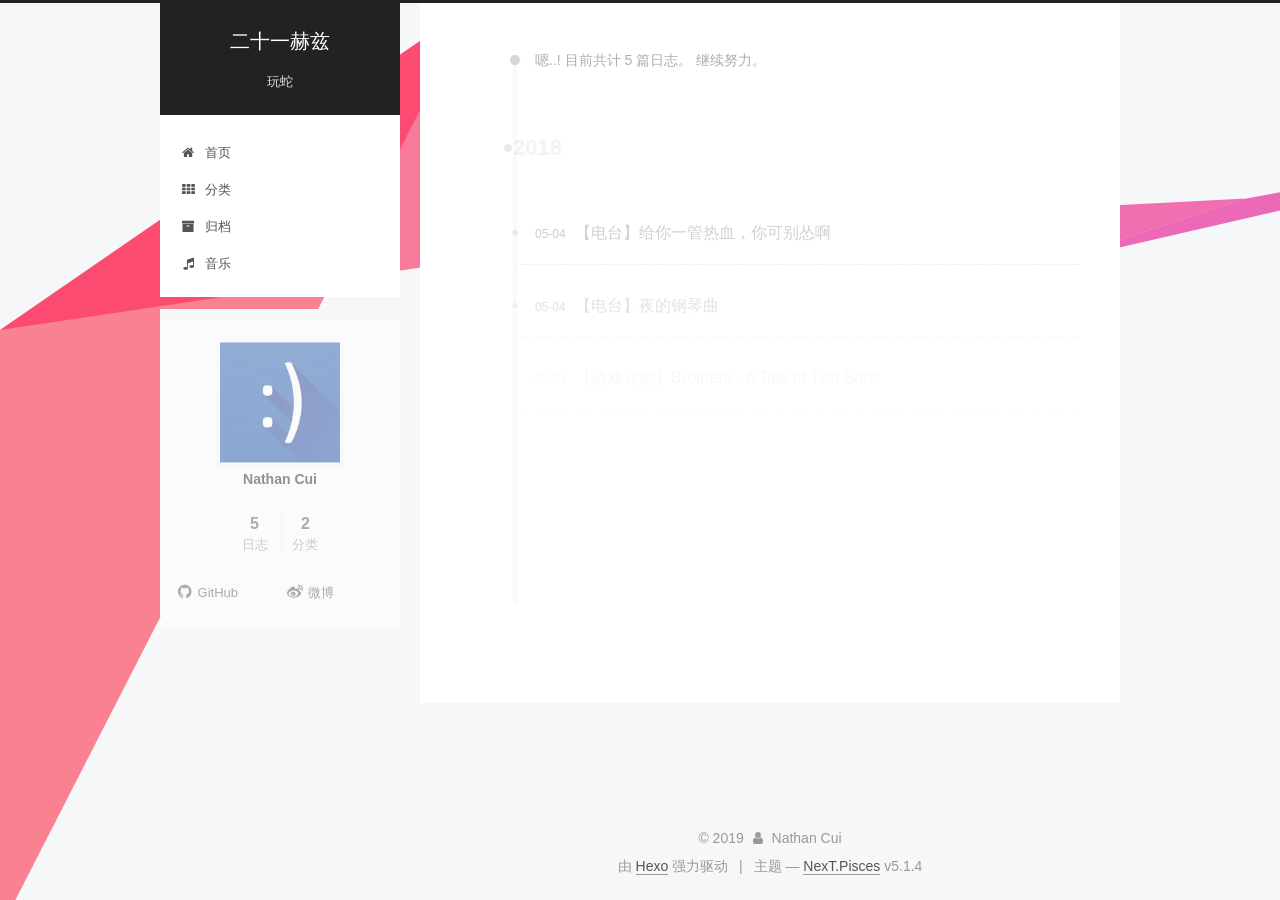
<file: archives/2018/05/index.html>
<!DOCTYPE html>



  


<html class="theme-next pisces use-motion" lang="zh-Hans">
<head>
  <meta charset="UTF-8"/>
<meta http-equiv="X-UA-Compatible" content="IE=edge" />
<meta name="viewport" content="width=device-width, initial-scale=1, maximum-scale=1"/>
<meta name="theme-color" content="#222">









<meta http-equiv="Cache-Control" content="no-transform" />
<meta http-equiv="Cache-Control" content="no-siteapp" />
















  
  
  <link href="/lib/fancybox/source/jquery.fancybox.css?v=2.1.5" rel="stylesheet" type="text/css" />







<link href="/lib/font-awesome/css/font-awesome.min.css?v=4.6.2" rel="stylesheet" type="text/css" />

<link href="/css/main.css?v=5.1.4" rel="stylesheet" type="text/css" />


  <link rel="apple-touch-icon" sizes="180x180" href="/images/favicon-ios.png?v=5.1.4">


  <link rel="icon" type="image/png" sizes="32x32" href="/images/favicon-32.png?v=5.1.4">


  <link rel="icon" type="image/png" sizes="16x16" href="/images/favicon-16.png?v=5.1.4">


  <link rel="mask-icon" href="/images/logo.svg?v=5.1.4" color="#222">





  <meta name="keywords" content="Hexo, NexT" />










<meta property="og:type" content="website">
<meta property="og:title" content="二十一赫兹">
<meta property="og:url" content="http://nathan21hz.github.io/archives/2018/05/index.html">
<meta property="og:site_name" content="二十一赫兹">
<meta property="og:locale" content="zh-Hans">
<meta name="twitter:card" content="summary">
<meta name="twitter:title" content="二十一赫兹">



<script type="text/javascript" id="hexo.configurations">
  var NexT = window.NexT || {};
  var CONFIG = {
    root: '/',
    scheme: 'Pisces',
    version: '5.1.4',
    sidebar: {"position":"left","display":"post","offset":12,"b2t":false,"scrollpercent":false,"onmobile":false},
    fancybox: true,
    tabs: true,
    motion: {"enable":true,"async":false,"transition":{"post_block":"fadeIn","post_header":"slideDownIn","post_body":"slideDownIn","coll_header":"slideLeftIn","sidebar":"slideUpIn"}},
    duoshuo: {
      userId: '0',
      author: '博主'
    },
    algolia: {
      applicationID: '',
      apiKey: '',
      indexName: '',
      hits: {"per_page":10},
      labels: {"input_placeholder":"Search for Posts","hits_empty":"We didn't find any results for the search: ${query}","hits_stats":"${hits} results found in ${time} ms"}
    }
  };
</script>



  <link rel="canonical" href="http://nathan21hz.github.io/archives/2018/05/"/>





  <title>归档 | 二十一赫兹</title>
  








</head>

<body itemscope itemtype="http://schema.org/WebPage" lang="zh-Hans">

  
  
    
  

  <div class="container sidebar-position-left page-archive">
    <div class="headband"></div>

    <header id="header" class="header" itemscope itemtype="http://schema.org/WPHeader">
      <div class="header-inner"><div class="site-brand-wrapper">
  <div class="site-meta ">
    

    <div class="custom-logo-site-title">
      <a href="/"  class="brand" rel="start">
        <span class="logo-line-before"><i></i></span>
        <span class="site-title">二十一赫兹</span>
        <span class="logo-line-after"><i></i></span>
      </a>
    </div>
      
        <p class="site-subtitle">玩蛇</p>
      
  </div>

  <div class="site-nav-toggle">
    <button>
      <span class="btn-bar"></span>
      <span class="btn-bar"></span>
      <span class="btn-bar"></span>
    </button>
  </div>
</div>

<nav class="site-nav">
  

  
    <ul id="menu" class="menu">
      
        
        <li class="menu-item menu-item-home">
          <a href="/" rel="section">
            
              <i class="menu-item-icon fa fa-fw fa-home"></i> <br />
            
            首页
          </a>
        </li>
      
        
        <li class="menu-item menu-item-categories">
          <a href="/categories/" rel="section">
            
              <i class="menu-item-icon fa fa-fw fa-th"></i> <br />
            
            分类
          </a>
        </li>
      
        
        <li class="menu-item menu-item-archives">
          <a href="/archives/" rel="section">
            
              <i class="menu-item-icon fa fa-fw fa-archive"></i> <br />
            
            归档
          </a>
        </li>
      
        
        <li class="menu-item menu-item-音乐">
          <a href="/music" rel="section">
            
              <i class="menu-item-icon fa fa-fw fa-music"></i> <br />
            
            音乐
          </a>
        </li>
      

      
    </ul>
  

  
</nav>



 </div>
    </header>

    <main id="main" class="main">
      <div class="main-inner">
        <div class="content-wrap">
          <div id="content" class="content">
            

  
  
  
  <div class="post-block archive">
    <div id="posts" class="posts-collapse">
      <span class="archive-move-on"></span>

      <span class="archive-page-counter">
        
        
        
          
        
        嗯..! 目前共计 5 篇日志。 继续努力。
      </span>

      

        
        
        

        
          
          <div class="collection-title">
            <h1 class="archive-year" id="archive-year-2018">2018</h1>
          </div>
        
        

        

  <article class="post post-type-normal" itemscope itemtype="http://schema.org/Article">
    <header class="post-header">

      <h2 class="post-title">
        
            <a class="post-title-link" href="/2018/05/04/【电台】给你一管热血，你可别怂啊/" itemprop="url">
              
                <span itemprop="name">【电台】给你一管热血，你可别怂啊</span>
              
            </a>
        
      </h2>

      <div class="post-meta">
        <time class="post-time" itemprop="dateCreated"
              datetime="2018-05-04T07:48:50+08:00"
              content="2018-05-04" >
          05-04
        </time>
      </div>

    </header>
  </article>



      

        
        
        

        
        

        

  <article class="post post-type-normal" itemscope itemtype="http://schema.org/Article">
    <header class="post-header">

      <h2 class="post-title">
        
            <a class="post-title-link" href="/2018/05/04/【电台】夜的钢琴曲/" itemprop="url">
              
                <span itemprop="name">【电台】夜的钢琴曲</span>
              
            </a>
        
      </h2>

      <div class="post-meta">
        <time class="post-time" itemprop="dateCreated"
              datetime="2018-05-04T07:39:13+08:00"
              content="2018-05-04" >
          05-04
        </time>
      </div>

    </header>
  </article>



      

        
        
        

        
        

        

  <article class="post post-type-normal" itemscope itemtype="http://schema.org/Article">
    <header class="post-header">

      <h2 class="post-title">
        
            <a class="post-title-link" href="/2018/05/03/【游戏评测】Brothers-A-Tale-of-Two-Sons/" itemprop="url">
              
                <span itemprop="name">【游戏评测】Brothers - A Tale of Two Sons</span>
              
            </a>
        
      </h2>

      <div class="post-meta">
        <time class="post-time" itemprop="dateCreated"
              datetime="2018-05-03T23:44:54+08:00"
              content="2018-05-03" >
          05-03
        </time>
      </div>

    </header>
  </article>



      

        
        
        

        
        

        

  <article class="post post-type-normal" itemscope itemtype="http://schema.org/Article">
    <header class="post-header">

      <h2 class="post-title">
        
            <a class="post-title-link" href="/2018/05/03/【游戏评测】To-The-Moon/" itemprop="url">
              
                <span itemprop="name">【游戏评测】To The Moon</span>
              
            </a>
        
      </h2>

      <div class="post-meta">
        <time class="post-time" itemprop="dateCreated"
              datetime="2018-05-03T23:31:05+08:00"
              content="2018-05-03" >
          05-03
        </time>
      </div>

    </header>
  </article>



      

        
        
        

        
        

        

  <article class="post post-type-normal" itemscope itemtype="http://schema.org/Article">
    <header class="post-header">

      <h2 class="post-title">
        
            <a class="post-title-link" href="/2018/05/03/hello-world/" itemprop="url">
              
                <span itemprop="name">Hello World</span>
              
            </a>
        
      </h2>

      <div class="post-meta">
        <time class="post-time" itemprop="dateCreated"
              datetime="2018-05-03T22:31:37+08:00"
              content="2018-05-03" >
          05-03
        </time>
      </div>

    </header>
  </article>



      

    </div>
  </div>
  
  
  

  



          </div>
          


          

        </div>
        
          
  
  <div class="sidebar-toggle">
    <div class="sidebar-toggle-line-wrap">
      <span class="sidebar-toggle-line sidebar-toggle-line-first"></span>
      <span class="sidebar-toggle-line sidebar-toggle-line-middle"></span>
      <span class="sidebar-toggle-line sidebar-toggle-line-last"></span>
    </div>
  </div>

  <aside id="sidebar" class="sidebar">
    
    <div class="sidebar-inner">

      

      

      <section class="site-overview-wrap sidebar-panel sidebar-panel-active">
        <div class="site-overview">
          <div class="site-author motion-element" itemprop="author" itemscope itemtype="http://schema.org/Person">
            
              <img class="site-author-image" itemprop="image"
                src="/images/avatar.jpg"
                alt="Nathan Cui" />
            
              <p class="site-author-name" itemprop="name">Nathan Cui</p>
              <p class="site-description motion-element" itemprop="description"></p>
          </div>

          <nav class="site-state motion-element">

            
              <div class="site-state-item site-state-posts">
              
                <a href="/archives/">
              
                  <span class="site-state-item-count">5</span>
                  <span class="site-state-item-name">日志</span>
                </a>
              </div>
            

            
              
              
              <div class="site-state-item site-state-categories">
                <a href="/categories/index.html">
                  <span class="site-state-item-count">2</span>
                  <span class="site-state-item-name">分类</span>
                </a>
              </div>
            

            

          </nav>

          

          
            <div class="links-of-author motion-element">
                
                  <span class="links-of-author-item">
                    <a href="https://github.com/nathan21hz" target="_blank" title="GitHub">
                      
                        <i class="fa fa-fw fa-github"></i>GitHub</a>
                  </span>
                
                  <span class="links-of-author-item">
                    <a href="https://weibo.com/u/2722727323" target="_blank" title="微博">
                      
                        <i class="fa fa-fw fa-weibo"></i>微博</a>
                  </span>
                
            </div>
          

          
          

          
          

          

        </div>
      </section>

      

      

    </div>
  </aside>


        
      </div>
    </main>

    <footer id="footer" class="footer">
      <div class="footer-inner">
        <div class="copyright">&copy; <span itemprop="copyrightYear">2019</span>
  <span class="with-love">
    <i class="fa fa-user"></i>
  </span>
  <span class="author" itemprop="copyrightHolder">Nathan Cui</span>

  
</div>


  <div class="powered-by">由 <a class="theme-link" target="_blank" href="https://hexo.io">Hexo</a> 强力驱动</div>



  <span class="post-meta-divider">|</span>



  <div class="theme-info">主题 &mdash; <a class="theme-link" target="_blank" href="https://github.com/iissnan/hexo-theme-next">NexT.Pisces</a> v5.1.4</div>




        







        
      </div>
    </footer>

    
      <div class="back-to-top">
        <i class="fa fa-arrow-up"></i>
        
      </div>
    

    

  </div>

  

<script type="text/javascript">
  if (Object.prototype.toString.call(window.Promise) !== '[object Function]') {
    window.Promise = null;
  }
</script>









  










  



  
  
    <script type="text/javascript" src="/lib/jquery/index.js?v=2.1.3"></script>
  

  
  
    <script type="text/javascript" src="/lib/fastclick/lib/fastclick.min.js?v=1.0.6"></script>
  

  
  
    <script type="text/javascript" src="/lib/jquery_lazyload/jquery.lazyload.js?v=1.9.7"></script>
  

  
  
    <script type="text/javascript" src="/lib/velocity/velocity.min.js?v=1.2.1"></script>
  

  
  
    <script type="text/javascript" src="/lib/velocity/velocity.ui.min.js?v=1.2.1"></script>
  

  
  
    <script type="text/javascript" src="/lib/fancybox/source/jquery.fancybox.pack.js?v=2.1.5"></script>
  

  
  
    <script id="ribbon" type="text/javascript" size="300" alpha="0.6"  zIndex="-1" src="/lib/canvas-ribbon/canvas-ribbon.js"></script>
  


  


  <script type="text/javascript" src="/js/src/utils.js?v=5.1.4"></script>

  <script type="text/javascript" src="/js/src/motion.js?v=5.1.4"></script>



  
  


  <script type="text/javascript" src="/js/src/affix.js?v=5.1.4"></script>

  <script type="text/javascript" src="/js/src/schemes/pisces.js?v=5.1.4"></script>



  

  


  <script type="text/javascript" src="/js/src/bootstrap.js?v=5.1.4"></script>



  


  




	





  





  












  





  

  

  

  
  

  

  

  

</body>
</html>
</file>
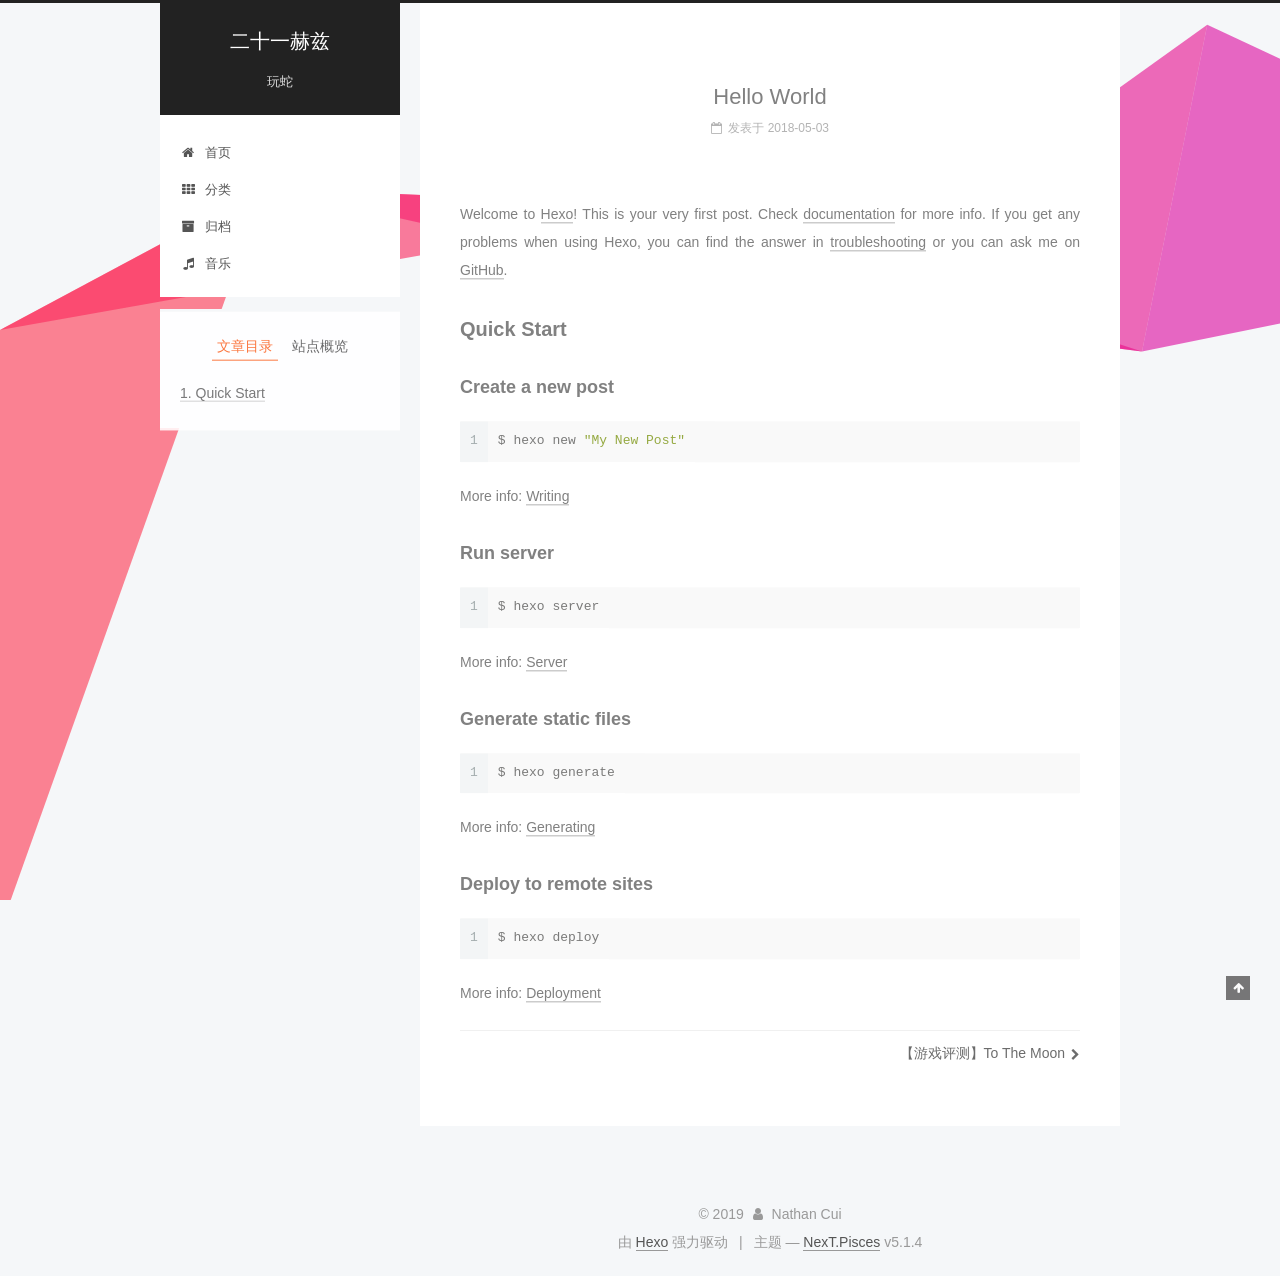
<file: 2018/05/03/hello-world/index.html>
<!DOCTYPE html>



  


<html class="theme-next pisces use-motion" lang="zh-Hans">
<head>
  <meta charset="UTF-8"/>
<meta http-equiv="X-UA-Compatible" content="IE=edge" />
<meta name="viewport" content="width=device-width, initial-scale=1, maximum-scale=1"/>
<meta name="theme-color" content="#222">









<meta http-equiv="Cache-Control" content="no-transform" />
<meta http-equiv="Cache-Control" content="no-siteapp" />
















  
  
  <link href="/lib/fancybox/source/jquery.fancybox.css?v=2.1.5" rel="stylesheet" type="text/css" />







<link href="/lib/font-awesome/css/font-awesome.min.css?v=4.6.2" rel="stylesheet" type="text/css" />

<link href="/css/main.css?v=5.1.4" rel="stylesheet" type="text/css" />


  <link rel="apple-touch-icon" sizes="180x180" href="/images/favicon-ios.png?v=5.1.4">


  <link rel="icon" type="image/png" sizes="32x32" href="/images/favicon-32.png?v=5.1.4">


  <link rel="icon" type="image/png" sizes="16x16" href="/images/favicon-16.png?v=5.1.4">


  <link rel="mask-icon" href="/images/logo.svg?v=5.1.4" color="#222">





  <meta name="keywords" content="Hexo, NexT" />










<meta name="description" content="Welcome to Hexo! This is your very first post. Check documentation for more info. If you get any problems when using Hexo, you can find the answer in troubleshooting or you can ask me on GitHub. Quick">
<meta property="og:type" content="article">
<meta property="og:title" content="Hello World">
<meta property="og:url" content="http://nathan21hz.github.io/2018/05/03/hello-world/index.html">
<meta property="og:site_name" content="二十一赫兹">
<meta property="og:description" content="Welcome to Hexo! This is your very first post. Check documentation for more info. If you get any problems when using Hexo, you can find the answer in troubleshooting or you can ask me on GitHub. Quick">
<meta property="og:locale" content="zh-Hans">
<meta property="og:updated_time" content="2018-05-03T14:59:57.498Z">
<meta name="twitter:card" content="summary">
<meta name="twitter:title" content="Hello World">
<meta name="twitter:description" content="Welcome to Hexo! This is your very first post. Check documentation for more info. If you get any problems when using Hexo, you can find the answer in troubleshooting or you can ask me on GitHub. Quick">



<script type="text/javascript" id="hexo.configurations">
  var NexT = window.NexT || {};
  var CONFIG = {
    root: '/',
    scheme: 'Pisces',
    version: '5.1.4',
    sidebar: {"position":"left","display":"post","offset":12,"b2t":false,"scrollpercent":false,"onmobile":false},
    fancybox: true,
    tabs: true,
    motion: {"enable":true,"async":false,"transition":{"post_block":"fadeIn","post_header":"slideDownIn","post_body":"slideDownIn","coll_header":"slideLeftIn","sidebar":"slideUpIn"}},
    duoshuo: {
      userId: '0',
      author: '博主'
    },
    algolia: {
      applicationID: '',
      apiKey: '',
      indexName: '',
      hits: {"per_page":10},
      labels: {"input_placeholder":"Search for Posts","hits_empty":"We didn't find any results for the search: ${query}","hits_stats":"${hits} results found in ${time} ms"}
    }
  };
</script>



  <link rel="canonical" href="http://nathan21hz.github.io/2018/05/03/hello-world/"/>





  <title>Hello World | 二十一赫兹</title>
  








</head>

<body itemscope itemtype="http://schema.org/WebPage" lang="zh-Hans">

  
  
    
  

  <div class="container sidebar-position-left page-post-detail">
    <div class="headband"></div>

    <header id="header" class="header" itemscope itemtype="http://schema.org/WPHeader">
      <div class="header-inner"><div class="site-brand-wrapper">
  <div class="site-meta ">
    

    <div class="custom-logo-site-title">
      <a href="/"  class="brand" rel="start">
        <span class="logo-line-before"><i></i></span>
        <span class="site-title">二十一赫兹</span>
        <span class="logo-line-after"><i></i></span>
      </a>
    </div>
      
        <p class="site-subtitle">玩蛇</p>
      
  </div>

  <div class="site-nav-toggle">
    <button>
      <span class="btn-bar"></span>
      <span class="btn-bar"></span>
      <span class="btn-bar"></span>
    </button>
  </div>
</div>

<nav class="site-nav">
  

  
    <ul id="menu" class="menu">
      
        
        <li class="menu-item menu-item-home">
          <a href="/" rel="section">
            
              <i class="menu-item-icon fa fa-fw fa-home"></i> <br />
            
            首页
          </a>
        </li>
      
        
        <li class="menu-item menu-item-categories">
          <a href="/categories/" rel="section">
            
              <i class="menu-item-icon fa fa-fw fa-th"></i> <br />
            
            分类
          </a>
        </li>
      
        
        <li class="menu-item menu-item-archives">
          <a href="/archives/" rel="section">
            
              <i class="menu-item-icon fa fa-fw fa-archive"></i> <br />
            
            归档
          </a>
        </li>
      
        
        <li class="menu-item menu-item-音乐">
          <a href="/music" rel="section">
            
              <i class="menu-item-icon fa fa-fw fa-music"></i> <br />
            
            音乐
          </a>
        </li>
      

      
    </ul>
  

  
</nav>



 </div>
    </header>

    <main id="main" class="main">
      <div class="main-inner">
        <div class="content-wrap">
          <div id="content" class="content">
            

  <div id="posts" class="posts-expand">
    

  

  
  
  

  <article class="post post-type-normal" itemscope itemtype="http://schema.org/Article">
  
  
  
  <div class="post-block">
    <link itemprop="mainEntityOfPage" href="http://nathan21hz.github.io/2018/05/03/hello-world/">

    <span hidden itemprop="author" itemscope itemtype="http://schema.org/Person">
      <meta itemprop="name" content="Nathan Cui">
      <meta itemprop="description" content="">
      <meta itemprop="image" content="/images/avatar.jpg">
    </span>

    <span hidden itemprop="publisher" itemscope itemtype="http://schema.org/Organization">
      <meta itemprop="name" content="二十一赫兹">
    </span>

    
      <header class="post-header">

        
        
          <h1 class="post-title" itemprop="name headline">Hello World</h1>
        

        <div class="post-meta">
          <span class="post-time">
            
              <span class="post-meta-item-icon">
                <i class="fa fa-calendar-o"></i>
              </span>
              
                <span class="post-meta-item-text">发表于</span>
              
              <time title="创建于" itemprop="dateCreated datePublished" datetime="2018-05-03T22:31:37+08:00">
                2018-05-03
              </time>
            

            

            
          </span>

          

          
            
          

          
          

          

          

          

        </div>
      </header>
    

    
    
    
    <div class="post-body" itemprop="articleBody">

      
      

      
        <p>Welcome to <a href="https://hexo.io/" target="_blank" rel="noopener">Hexo</a>! This is your very first post. Check <a href="https://hexo.io/docs/" target="_blank" rel="noopener">documentation</a> for more info. If you get any problems when using Hexo, you can find the answer in <a href="https://hexo.io/docs/troubleshooting.html" target="_blank" rel="noopener">troubleshooting</a> or you can ask me on <a href="https://github.com/hexojs/hexo/issues" target="_blank" rel="noopener">GitHub</a>.</p>
<h2 id="Quick-Start"><a href="#Quick-Start" class="headerlink" title="Quick Start"></a>Quick Start</h2><h3 id="Create-a-new-post"><a href="#Create-a-new-post" class="headerlink" title="Create a new post"></a>Create a new post</h3><figure class="highlight bash"><table><tr><td class="gutter"><pre><span class="line">1</span><br></pre></td><td class="code"><pre><span class="line">$ hexo new <span class="string">"My New Post"</span></span><br></pre></td></tr></table></figure>
<p>More info: <a href="https://hexo.io/docs/writing.html" target="_blank" rel="noopener">Writing</a></p>
<h3 id="Run-server"><a href="#Run-server" class="headerlink" title="Run server"></a>Run server</h3><figure class="highlight bash"><table><tr><td class="gutter"><pre><span class="line">1</span><br></pre></td><td class="code"><pre><span class="line">$ hexo server</span><br></pre></td></tr></table></figure>
<p>More info: <a href="https://hexo.io/docs/server.html" target="_blank" rel="noopener">Server</a></p>
<h3 id="Generate-static-files"><a href="#Generate-static-files" class="headerlink" title="Generate static files"></a>Generate static files</h3><figure class="highlight bash"><table><tr><td class="gutter"><pre><span class="line">1</span><br></pre></td><td class="code"><pre><span class="line">$ hexo generate</span><br></pre></td></tr></table></figure>
<p>More info: <a href="https://hexo.io/docs/generating.html" target="_blank" rel="noopener">Generating</a></p>
<h3 id="Deploy-to-remote-sites"><a href="#Deploy-to-remote-sites" class="headerlink" title="Deploy to remote sites"></a>Deploy to remote sites</h3><figure class="highlight bash"><table><tr><td class="gutter"><pre><span class="line">1</span><br></pre></td><td class="code"><pre><span class="line">$ hexo deploy</span><br></pre></td></tr></table></figure>
<p>More info: <a href="https://hexo.io/docs/deployment.html" target="_blank" rel="noopener">Deployment</a></p>

      
    </div>
    
    
    

    

    

    

    <footer class="post-footer">
      

      
      
      

      
        <div class="post-nav">
          <div class="post-nav-next post-nav-item">
            
          </div>

          <span class="post-nav-divider"></span>

          <div class="post-nav-prev post-nav-item">
            
              <a href="/2018/05/03/【游戏评测】To-The-Moon/" rel="prev" title="【游戏评测】To The Moon">
                【游戏评测】To The Moon <i class="fa fa-chevron-right"></i>
              </a>
            
          </div>
        </div>
      

      
      
    </footer>
  </div>
  
  
  
  </article>



    <div class="post-spread">
      
    </div>
  </div>


          </div>
          


          

  



        </div>
        
          
  
  <div class="sidebar-toggle">
    <div class="sidebar-toggle-line-wrap">
      <span class="sidebar-toggle-line sidebar-toggle-line-first"></span>
      <span class="sidebar-toggle-line sidebar-toggle-line-middle"></span>
      <span class="sidebar-toggle-line sidebar-toggle-line-last"></span>
    </div>
  </div>

  <aside id="sidebar" class="sidebar">
    
    <div class="sidebar-inner">

      

      
        <ul class="sidebar-nav motion-element">
          <li class="sidebar-nav-toc sidebar-nav-active" data-target="post-toc-wrap">
            文章目录
          </li>
          <li class="sidebar-nav-overview" data-target="site-overview-wrap">
            站点概览
          </li>
        </ul>
      

      <section class="site-overview-wrap sidebar-panel">
        <div class="site-overview">
          <div class="site-author motion-element" itemprop="author" itemscope itemtype="http://schema.org/Person">
            
              <img class="site-author-image" itemprop="image"
                src="/images/avatar.jpg"
                alt="Nathan Cui" />
            
              <p class="site-author-name" itemprop="name">Nathan Cui</p>
              <p class="site-description motion-element" itemprop="description"></p>
          </div>

          <nav class="site-state motion-element">

            
              <div class="site-state-item site-state-posts">
              
                <a href="/archives/">
              
                  <span class="site-state-item-count">5</span>
                  <span class="site-state-item-name">日志</span>
                </a>
              </div>
            

            
              
              
              <div class="site-state-item site-state-categories">
                <a href="/categories/index.html">
                  <span class="site-state-item-count">2</span>
                  <span class="site-state-item-name">分类</span>
                </a>
              </div>
            

            

          </nav>

          

          
            <div class="links-of-author motion-element">
                
                  <span class="links-of-author-item">
                    <a href="https://github.com/nathan21hz" target="_blank" title="GitHub">
                      
                        <i class="fa fa-fw fa-github"></i>GitHub</a>
                  </span>
                
                  <span class="links-of-author-item">
                    <a href="https://weibo.com/u/2722727323" target="_blank" title="微博">
                      
                        <i class="fa fa-fw fa-weibo"></i>微博</a>
                  </span>
                
            </div>
          

          
          

          
          

          

        </div>
      </section>

      
      <!--noindex-->
        <section class="post-toc-wrap motion-element sidebar-panel sidebar-panel-active">
          <div class="post-toc">

            
              
            

            
              <div class="post-toc-content"><ol class="nav"><li class="nav-item nav-level-2"><a class="nav-link" href="#Quick-Start"><span class="nav-number">1.</span> <span class="nav-text">Quick Start</span></a><ol class="nav-child"><li class="nav-item nav-level-3"><a class="nav-link" href="#Create-a-new-post"><span class="nav-number">1.1.</span> <span class="nav-text">Create a new post</span></a></li><li class="nav-item nav-level-3"><a class="nav-link" href="#Run-server"><span class="nav-number">1.2.</span> <span class="nav-text">Run server</span></a></li><li class="nav-item nav-level-3"><a class="nav-link" href="#Generate-static-files"><span class="nav-number">1.3.</span> <span class="nav-text">Generate static files</span></a></li><li class="nav-item nav-level-3"><a class="nav-link" href="#Deploy-to-remote-sites"><span class="nav-number">1.4.</span> <span class="nav-text">Deploy to remote sites</span></a></li></ol></li></ol></div>
            

          </div>
        </section>
      <!--/noindex-->
      

      

    </div>
  </aside>


        
      </div>
    </main>

    <footer id="footer" class="footer">
      <div class="footer-inner">
        <div class="copyright">&copy; <span itemprop="copyrightYear">2019</span>
  <span class="with-love">
    <i class="fa fa-user"></i>
  </span>
  <span class="author" itemprop="copyrightHolder">Nathan Cui</span>

  
</div>


  <div class="powered-by">由 <a class="theme-link" target="_blank" href="https://hexo.io">Hexo</a> 强力驱动</div>



  <span class="post-meta-divider">|</span>



  <div class="theme-info">主题 &mdash; <a class="theme-link" target="_blank" href="https://github.com/iissnan/hexo-theme-next">NexT.Pisces</a> v5.1.4</div>




        







        
      </div>
    </footer>

    
      <div class="back-to-top">
        <i class="fa fa-arrow-up"></i>
        
      </div>
    

    

  </div>

  

<script type="text/javascript">
  if (Object.prototype.toString.call(window.Promise) !== '[object Function]') {
    window.Promise = null;
  }
</script>









  










  



  
  
    <script type="text/javascript" src="/lib/jquery/index.js?v=2.1.3"></script>
  

  
  
    <script type="text/javascript" src="/lib/fastclick/lib/fastclick.min.js?v=1.0.6"></script>
  

  
  
    <script type="text/javascript" src="/lib/jquery_lazyload/jquery.lazyload.js?v=1.9.7"></script>
  

  
  
    <script type="text/javascript" src="/lib/velocity/velocity.min.js?v=1.2.1"></script>
  

  
  
    <script type="text/javascript" src="/lib/velocity/velocity.ui.min.js?v=1.2.1"></script>
  

  
  
    <script type="text/javascript" src="/lib/fancybox/source/jquery.fancybox.pack.js?v=2.1.5"></script>
  

  
  
    <script id="ribbon" type="text/javascript" size="300" alpha="0.6"  zIndex="-1" src="/lib/canvas-ribbon/canvas-ribbon.js"></script>
  


  


  <script type="text/javascript" src="/js/src/utils.js?v=5.1.4"></script>

  <script type="text/javascript" src="/js/src/motion.js?v=5.1.4"></script>



  
  


  <script type="text/javascript" src="/js/src/affix.js?v=5.1.4"></script>

  <script type="text/javascript" src="/js/src/schemes/pisces.js?v=5.1.4"></script>



  
  <script type="text/javascript" src="/js/src/scrollspy.js?v=5.1.4"></script>
<script type="text/javascript" src="/js/src/post-details.js?v=5.1.4"></script>



  


  <script type="text/javascript" src="/js/src/bootstrap.js?v=5.1.4"></script>



  


  




	





  





  












  





  

  

  

  
  

  

  

  

</body>
</html>
</file>
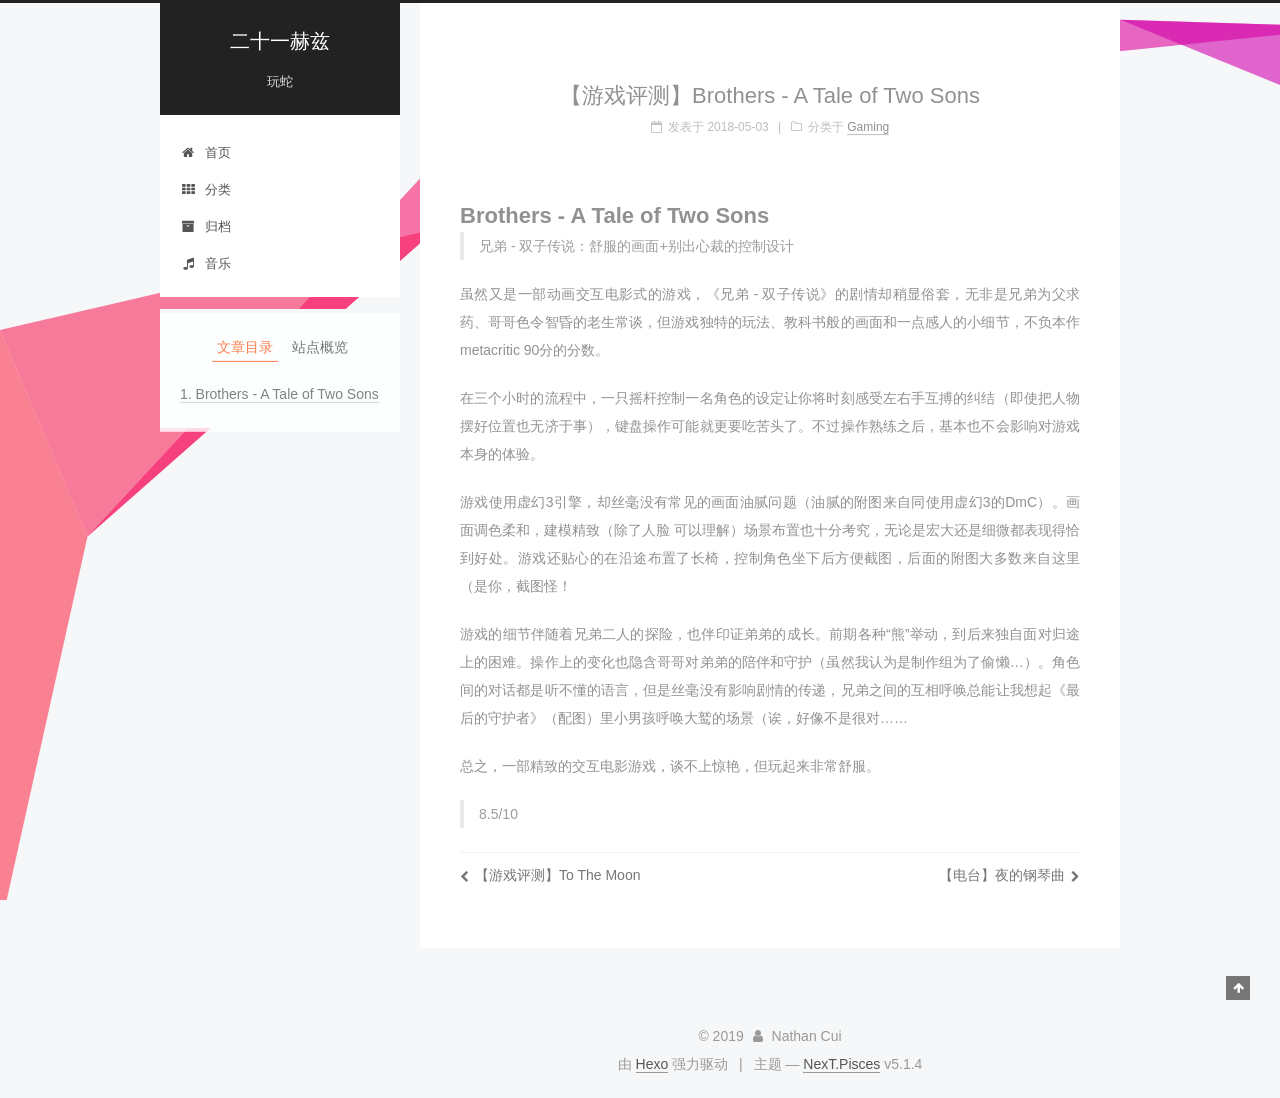
<file: 2018/05/03/【游戏评测】Brothers-A-Tale-of-Two-Sons/index.html>
<!DOCTYPE html>



  


<html class="theme-next pisces use-motion" lang="zh-Hans">
<head>
  <meta charset="UTF-8"/>
<meta http-equiv="X-UA-Compatible" content="IE=edge" />
<meta name="viewport" content="width=device-width, initial-scale=1, maximum-scale=1"/>
<meta name="theme-color" content="#222">









<meta http-equiv="Cache-Control" content="no-transform" />
<meta http-equiv="Cache-Control" content="no-siteapp" />
















  
  
  <link href="/lib/fancybox/source/jquery.fancybox.css?v=2.1.5" rel="stylesheet" type="text/css" />







<link href="/lib/font-awesome/css/font-awesome.min.css?v=4.6.2" rel="stylesheet" type="text/css" />

<link href="/css/main.css?v=5.1.4" rel="stylesheet" type="text/css" />


  <link rel="apple-touch-icon" sizes="180x180" href="/images/favicon-ios.png?v=5.1.4">


  <link rel="icon" type="image/png" sizes="32x32" href="/images/favicon-32.png?v=5.1.4">


  <link rel="icon" type="image/png" sizes="16x16" href="/images/favicon-16.png?v=5.1.4">


  <link rel="mask-icon" href="/images/logo.svg?v=5.1.4" color="#222">





  <meta name="keywords" content="Hexo, NexT" />










<meta name="description" content="Brothers - A Tale of Two Sons 兄弟 - 双子传说：舒服的画面+别出心裁的控制设计  虽然又是一部动画交互电影式的游戏，《兄弟 - 双子传说》的剧情却稍显俗套，无非是兄弟为父求药、哥哥色令智昏的老生常谈，但游戏独特的玩法、教科书般的画面和一点感人的小细节，不负本作 metacritic 90分的分数。 在三个小时的流程中，一只摇杆控制一名角色的设定让你将时刻感受左右手互">
<meta property="og:type" content="article">
<meta property="og:title" content="【游戏评测】Brothers - A Tale of Two Sons">
<meta property="og:url" content="http://nathan21hz.github.io/2018/05/03/【游戏评测】Brothers-A-Tale-of-Two-Sons/index.html">
<meta property="og:site_name" content="二十一赫兹">
<meta property="og:description" content="Brothers - A Tale of Two Sons 兄弟 - 双子传说：舒服的画面+别出心裁的控制设计  虽然又是一部动画交互电影式的游戏，《兄弟 - 双子传说》的剧情却稍显俗套，无非是兄弟为父求药、哥哥色令智昏的老生常谈，但游戏独特的玩法、教科书般的画面和一点感人的小细节，不负本作 metacritic 90分的分数。 在三个小时的流程中，一只摇杆控制一名角色的设定让你将时刻感受左右手互">
<meta property="og:locale" content="zh-Hans">
<meta property="og:updated_time" content="2018-05-03T15:49:29.901Z">
<meta name="twitter:card" content="summary">
<meta name="twitter:title" content="【游戏评测】Brothers - A Tale of Two Sons">
<meta name="twitter:description" content="Brothers - A Tale of Two Sons 兄弟 - 双子传说：舒服的画面+别出心裁的控制设计  虽然又是一部动画交互电影式的游戏，《兄弟 - 双子传说》的剧情却稍显俗套，无非是兄弟为父求药、哥哥色令智昏的老生常谈，但游戏独特的玩法、教科书般的画面和一点感人的小细节，不负本作 metacritic 90分的分数。 在三个小时的流程中，一只摇杆控制一名角色的设定让你将时刻感受左右手互">



<script type="text/javascript" id="hexo.configurations">
  var NexT = window.NexT || {};
  var CONFIG = {
    root: '/',
    scheme: 'Pisces',
    version: '5.1.4',
    sidebar: {"position":"left","display":"post","offset":12,"b2t":false,"scrollpercent":false,"onmobile":false},
    fancybox: true,
    tabs: true,
    motion: {"enable":true,"async":false,"transition":{"post_block":"fadeIn","post_header":"slideDownIn","post_body":"slideDownIn","coll_header":"slideLeftIn","sidebar":"slideUpIn"}},
    duoshuo: {
      userId: '0',
      author: '博主'
    },
    algolia: {
      applicationID: '',
      apiKey: '',
      indexName: '',
      hits: {"per_page":10},
      labels: {"input_placeholder":"Search for Posts","hits_empty":"We didn't find any results for the search: ${query}","hits_stats":"${hits} results found in ${time} ms"}
    }
  };
</script>



  <link rel="canonical" href="http://nathan21hz.github.io/2018/05/03/【游戏评测】Brothers-A-Tale-of-Two-Sons/"/>





  <title>【游戏评测】Brothers - A Tale of Two Sons | 二十一赫兹</title>
  








</head>

<body itemscope itemtype="http://schema.org/WebPage" lang="zh-Hans">

  
  
    
  

  <div class="container sidebar-position-left page-post-detail">
    <div class="headband"></div>

    <header id="header" class="header" itemscope itemtype="http://schema.org/WPHeader">
      <div class="header-inner"><div class="site-brand-wrapper">
  <div class="site-meta ">
    

    <div class="custom-logo-site-title">
      <a href="/"  class="brand" rel="start">
        <span class="logo-line-before"><i></i></span>
        <span class="site-title">二十一赫兹</span>
        <span class="logo-line-after"><i></i></span>
      </a>
    </div>
      
        <p class="site-subtitle">玩蛇</p>
      
  </div>

  <div class="site-nav-toggle">
    <button>
      <span class="btn-bar"></span>
      <span class="btn-bar"></span>
      <span class="btn-bar"></span>
    </button>
  </div>
</div>

<nav class="site-nav">
  

  
    <ul id="menu" class="menu">
      
        
        <li class="menu-item menu-item-home">
          <a href="/" rel="section">
            
              <i class="menu-item-icon fa fa-fw fa-home"></i> <br />
            
            首页
          </a>
        </li>
      
        
        <li class="menu-item menu-item-categories">
          <a href="/categories/" rel="section">
            
              <i class="menu-item-icon fa fa-fw fa-th"></i> <br />
            
            分类
          </a>
        </li>
      
        
        <li class="menu-item menu-item-archives">
          <a href="/archives/" rel="section">
            
              <i class="menu-item-icon fa fa-fw fa-archive"></i> <br />
            
            归档
          </a>
        </li>
      
        
        <li class="menu-item menu-item-音乐">
          <a href="/music" rel="section">
            
              <i class="menu-item-icon fa fa-fw fa-music"></i> <br />
            
            音乐
          </a>
        </li>
      

      
    </ul>
  

  
</nav>



 </div>
    </header>

    <main id="main" class="main">
      <div class="main-inner">
        <div class="content-wrap">
          <div id="content" class="content">
            

  <div id="posts" class="posts-expand">
    

  

  
  
  

  <article class="post post-type-normal" itemscope itemtype="http://schema.org/Article">
  
  
  
  <div class="post-block">
    <link itemprop="mainEntityOfPage" href="http://nathan21hz.github.io/2018/05/03/【游戏评测】Brothers-A-Tale-of-Two-Sons/">

    <span hidden itemprop="author" itemscope itemtype="http://schema.org/Person">
      <meta itemprop="name" content="Nathan Cui">
      <meta itemprop="description" content="">
      <meta itemprop="image" content="/images/avatar.jpg">
    </span>

    <span hidden itemprop="publisher" itemscope itemtype="http://schema.org/Organization">
      <meta itemprop="name" content="二十一赫兹">
    </span>

    
      <header class="post-header">

        
        
          <h1 class="post-title" itemprop="name headline">【游戏评测】Brothers - A Tale of Two Sons</h1>
        

        <div class="post-meta">
          <span class="post-time">
            
              <span class="post-meta-item-icon">
                <i class="fa fa-calendar-o"></i>
              </span>
              
                <span class="post-meta-item-text">发表于</span>
              
              <time title="创建于" itemprop="dateCreated datePublished" datetime="2018-05-03T23:44:54+08:00">
                2018-05-03
              </time>
            

            

            
          </span>

          
            <span class="post-category" >
            
              <span class="post-meta-divider">|</span>
            
              <span class="post-meta-item-icon">
                <i class="fa fa-folder-o"></i>
              </span>
              
                <span class="post-meta-item-text">分类于</span>
              
              
                <span itemprop="about" itemscope itemtype="http://schema.org/Thing">
                  <a href="/categories/Gaming/" itemprop="url" rel="index">
                    <span itemprop="name">Gaming</span>
                  </a>
                </span>

                
                
              
            </span>
          

          
            
          

          
          

          

          

          

        </div>
      </header>
    

    
    
    
    <div class="post-body" itemprop="articleBody">

      
      

      
        <h1 id="Brothers-A-Tale-of-Two-Sons"><a href="#Brothers-A-Tale-of-Two-Sons" class="headerlink" title="Brothers - A Tale of Two Sons"></a>Brothers - A Tale of Two Sons</h1><blockquote>
<p>兄弟 - 双子传说：舒服的画面+别出心裁的控制设计</p>
</blockquote>
<p>虽然又是一部动画交互电影式的游戏，《兄弟 - 双子传说》的剧情却稍显俗套，无非是兄弟为父求药、哥哥色令智昏的老生常谈，但游戏独特的玩法、教科书般的画面和一点感人的小细节，不负本作 metacritic 90分的分数。</p>
<p>在三个小时的流程中，一只摇杆控制一名角色的设定让你将时刻感受左右手互搏的纠结（即使把人物摆好位置也无济于事），键盘操作可能就更要吃苦头了。不过操作熟练之后，基本也不会影响对游戏本身的体验。</p>
<p>游戏使用虚幻3引擎，却丝毫没有常见的画面油腻问题（油腻的附图来自同使用虚幻3的DmC）。画面调色柔和，建模精致（除了人脸 可以理解）场景布置也十分考究，无论是宏大还是细微都表现得恰到好处。游戏还贴心的在沿途布置了长椅，控制角色坐下后方便截图，后面的附图大多数来自这里（是你，截图怪！</p>
<p>游戏的细节伴随着兄弟二人的探险，也伴印证弟弟的成长。前期各种“熊”举动，到后来独自面对归途上的困难。操作上的变化也隐含哥哥对弟弟的陪伴和守护（虽然我认为是制作组为了偷懒…）。角色间的对话都是听不懂的语言，但是丝毫没有影响剧情的传递，兄弟之间的互相呼唤总能让我想起《最后的守护者》（配图）里小男孩呼唤大鹫的场景（诶，好像不是很对……</p>
<p>总之，一部精致的交互电影游戏，谈不上惊艳，但玩起来非常舒服。</p>
<blockquote>
<p>8.5/10</p>
</blockquote>

      
    </div>
    
    
    

    

    

    

    <footer class="post-footer">
      

      
      
      

      
        <div class="post-nav">
          <div class="post-nav-next post-nav-item">
            
              <a href="/2018/05/03/【游戏评测】To-The-Moon/" rel="next" title="【游戏评测】To The Moon">
                <i class="fa fa-chevron-left"></i> 【游戏评测】To The Moon
              </a>
            
          </div>

          <span class="post-nav-divider"></span>

          <div class="post-nav-prev post-nav-item">
            
              <a href="/2018/05/04/【电台】夜的钢琴曲/" rel="prev" title="【电台】夜的钢琴曲">
                【电台】夜的钢琴曲 <i class="fa fa-chevron-right"></i>
              </a>
            
          </div>
        </div>
      

      
      
    </footer>
  </div>
  
  
  
  </article>



    <div class="post-spread">
      
    </div>
  </div>


          </div>
          


          

  



        </div>
        
          
  
  <div class="sidebar-toggle">
    <div class="sidebar-toggle-line-wrap">
      <span class="sidebar-toggle-line sidebar-toggle-line-first"></span>
      <span class="sidebar-toggle-line sidebar-toggle-line-middle"></span>
      <span class="sidebar-toggle-line sidebar-toggle-line-last"></span>
    </div>
  </div>

  <aside id="sidebar" class="sidebar">
    
    <div class="sidebar-inner">

      

      
        <ul class="sidebar-nav motion-element">
          <li class="sidebar-nav-toc sidebar-nav-active" data-target="post-toc-wrap">
            文章目录
          </li>
          <li class="sidebar-nav-overview" data-target="site-overview-wrap">
            站点概览
          </li>
        </ul>
      

      <section class="site-overview-wrap sidebar-panel">
        <div class="site-overview">
          <div class="site-author motion-element" itemprop="author" itemscope itemtype="http://schema.org/Person">
            
              <img class="site-author-image" itemprop="image"
                src="/images/avatar.jpg"
                alt="Nathan Cui" />
            
              <p class="site-author-name" itemprop="name">Nathan Cui</p>
              <p class="site-description motion-element" itemprop="description"></p>
          </div>

          <nav class="site-state motion-element">

            
              <div class="site-state-item site-state-posts">
              
                <a href="/archives/">
              
                  <span class="site-state-item-count">5</span>
                  <span class="site-state-item-name">日志</span>
                </a>
              </div>
            

            
              
              
              <div class="site-state-item site-state-categories">
                <a href="/categories/index.html">
                  <span class="site-state-item-count">2</span>
                  <span class="site-state-item-name">分类</span>
                </a>
              </div>
            

            

          </nav>

          

          
            <div class="links-of-author motion-element">
                
                  <span class="links-of-author-item">
                    <a href="https://github.com/nathan21hz" target="_blank" title="GitHub">
                      
                        <i class="fa fa-fw fa-github"></i>GitHub</a>
                  </span>
                
                  <span class="links-of-author-item">
                    <a href="https://weibo.com/u/2722727323" target="_blank" title="微博">
                      
                        <i class="fa fa-fw fa-weibo"></i>微博</a>
                  </span>
                
            </div>
          

          
          

          
          

          

        </div>
      </section>

      
      <!--noindex-->
        <section class="post-toc-wrap motion-element sidebar-panel sidebar-panel-active">
          <div class="post-toc">

            
              
            

            
              <div class="post-toc-content"><ol class="nav"><li class="nav-item nav-level-1"><a class="nav-link" href="#Brothers-A-Tale-of-Two-Sons"><span class="nav-number">1.</span> <span class="nav-text">Brothers - A Tale of Two Sons</span></a></li></ol></div>
            

          </div>
        </section>
      <!--/noindex-->
      

      

    </div>
  </aside>


        
      </div>
    </main>

    <footer id="footer" class="footer">
      <div class="footer-inner">
        <div class="copyright">&copy; <span itemprop="copyrightYear">2019</span>
  <span class="with-love">
    <i class="fa fa-user"></i>
  </span>
  <span class="author" itemprop="copyrightHolder">Nathan Cui</span>

  
</div>


  <div class="powered-by">由 <a class="theme-link" target="_blank" href="https://hexo.io">Hexo</a> 强力驱动</div>



  <span class="post-meta-divider">|</span>



  <div class="theme-info">主题 &mdash; <a class="theme-link" target="_blank" href="https://github.com/iissnan/hexo-theme-next">NexT.Pisces</a> v5.1.4</div>




        







        
      </div>
    </footer>

    
      <div class="back-to-top">
        <i class="fa fa-arrow-up"></i>
        
      </div>
    

    

  </div>

  

<script type="text/javascript">
  if (Object.prototype.toString.call(window.Promise) !== '[object Function]') {
    window.Promise = null;
  }
</script>









  










  



  
  
    <script type="text/javascript" src="/lib/jquery/index.js?v=2.1.3"></script>
  

  
  
    <script type="text/javascript" src="/lib/fastclick/lib/fastclick.min.js?v=1.0.6"></script>
  

  
  
    <script type="text/javascript" src="/lib/jquery_lazyload/jquery.lazyload.js?v=1.9.7"></script>
  

  
  
    <script type="text/javascript" src="/lib/velocity/velocity.min.js?v=1.2.1"></script>
  

  
  
    <script type="text/javascript" src="/lib/velocity/velocity.ui.min.js?v=1.2.1"></script>
  

  
  
    <script type="text/javascript" src="/lib/fancybox/source/jquery.fancybox.pack.js?v=2.1.5"></script>
  

  
  
    <script id="ribbon" type="text/javascript" size="300" alpha="0.6"  zIndex="-1" src="/lib/canvas-ribbon/canvas-ribbon.js"></script>
  


  


  <script type="text/javascript" src="/js/src/utils.js?v=5.1.4"></script>

  <script type="text/javascript" src="/js/src/motion.js?v=5.1.4"></script>



  
  


  <script type="text/javascript" src="/js/src/affix.js?v=5.1.4"></script>

  <script type="text/javascript" src="/js/src/schemes/pisces.js?v=5.1.4"></script>



  
  <script type="text/javascript" src="/js/src/scrollspy.js?v=5.1.4"></script>
<script type="text/javascript" src="/js/src/post-details.js?v=5.1.4"></script>



  


  <script type="text/javascript" src="/js/src/bootstrap.js?v=5.1.4"></script>



  


  




	





  





  












  





  

  

  

  
  

  

  

  

</body>
</html>
</file>
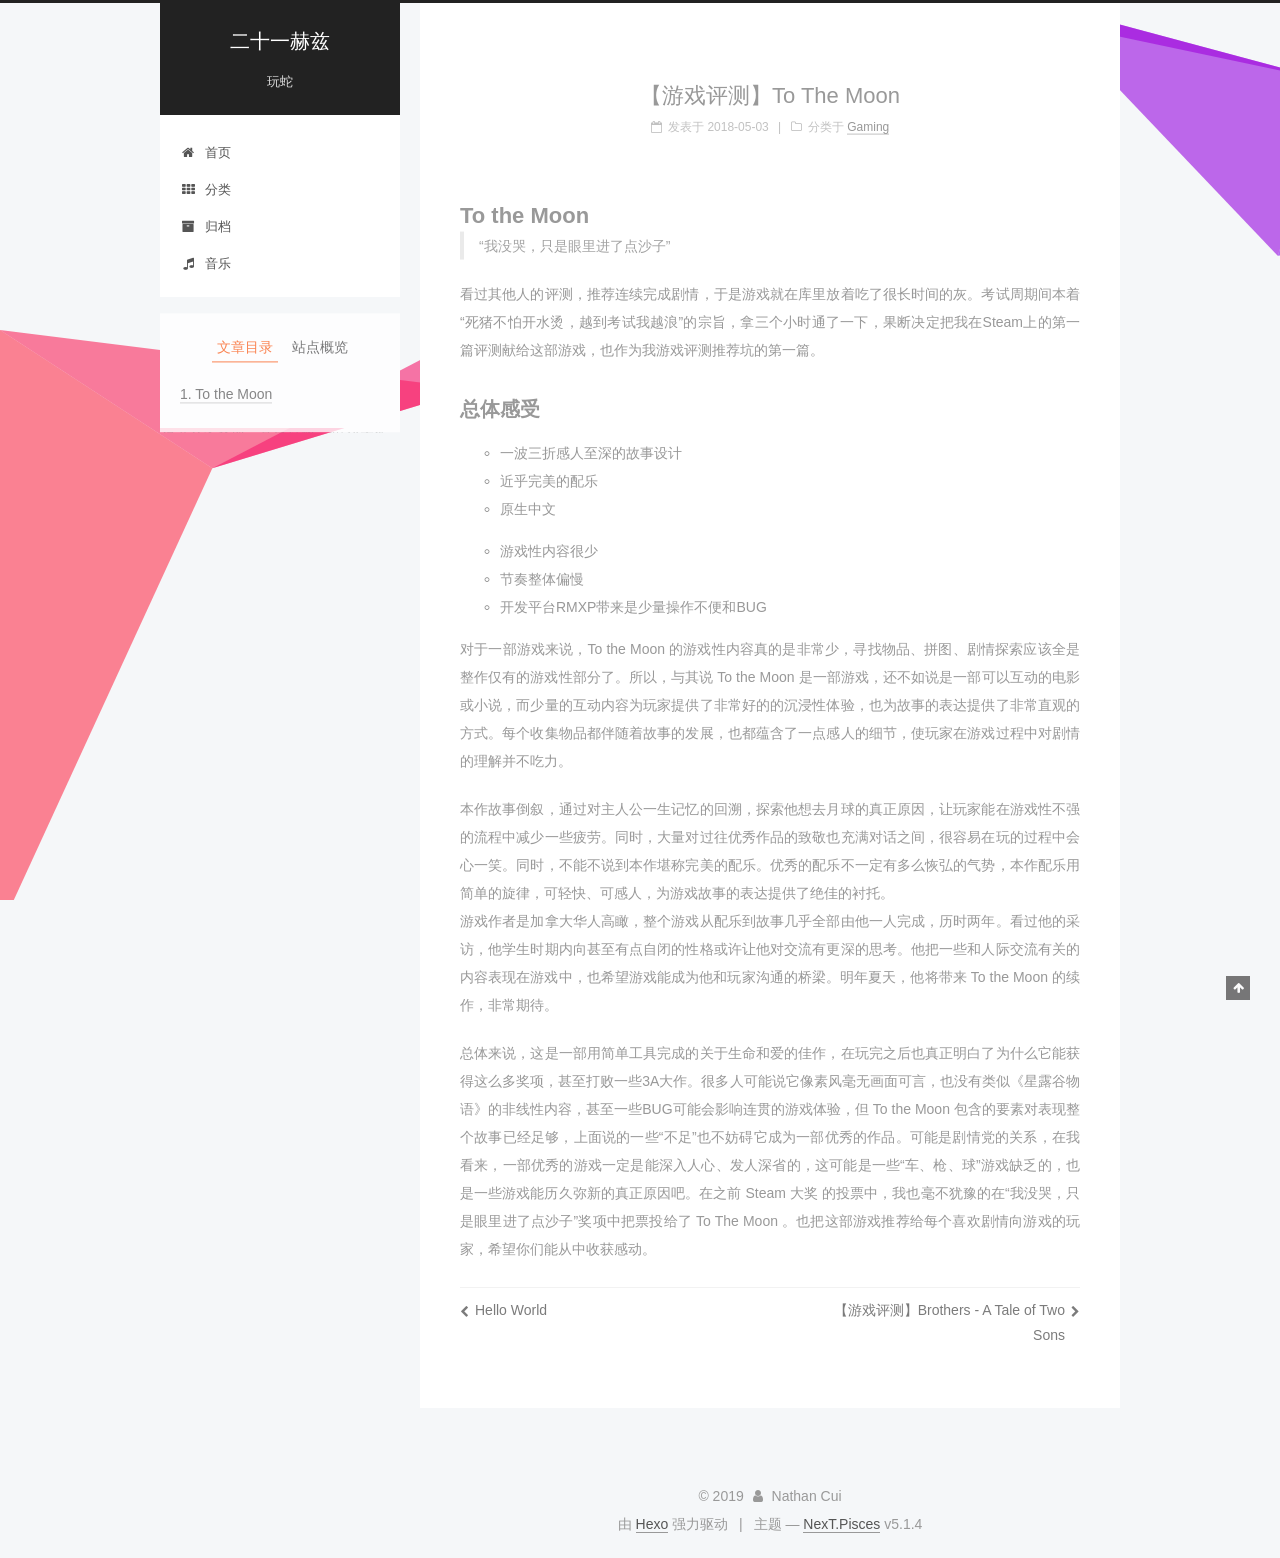
<file: 2018/05/03/【游戏评测】To-The-Moon/index.html>
<!DOCTYPE html>



  


<html class="theme-next pisces use-motion" lang="zh-Hans">
<head>
  <meta charset="UTF-8"/>
<meta http-equiv="X-UA-Compatible" content="IE=edge" />
<meta name="viewport" content="width=device-width, initial-scale=1, maximum-scale=1"/>
<meta name="theme-color" content="#222">









<meta http-equiv="Cache-Control" content="no-transform" />
<meta http-equiv="Cache-Control" content="no-siteapp" />
















  
  
  <link href="/lib/fancybox/source/jquery.fancybox.css?v=2.1.5" rel="stylesheet" type="text/css" />







<link href="/lib/font-awesome/css/font-awesome.min.css?v=4.6.2" rel="stylesheet" type="text/css" />

<link href="/css/main.css?v=5.1.4" rel="stylesheet" type="text/css" />


  <link rel="apple-touch-icon" sizes="180x180" href="/images/favicon-ios.png?v=5.1.4">


  <link rel="icon" type="image/png" sizes="32x32" href="/images/favicon-32.png?v=5.1.4">


  <link rel="icon" type="image/png" sizes="16x16" href="/images/favicon-16.png?v=5.1.4">


  <link rel="mask-icon" href="/images/logo.svg?v=5.1.4" color="#222">





  <meta name="keywords" content="Hexo, NexT" />










<meta name="description" content="To the Moon “我没哭，只是眼里进了点沙子”  看过其他人的评测，推荐连续完成剧情，于是游戏就在库里放着吃了很长时间的灰。考试周期间本着“死猪不怕开水烫，越到考试我越浪”的宗旨，拿三个小时通了一下，果断决定把我在Steam上的第一篇评测献给这部游戏，也作为我游戏评测推荐坑的第一篇。 总体感受 一波三折感人至深的故事设计 近乎完美的配乐 原生中文   游戏性内容很少 节奏整体偏慢 开发平台">
<meta property="og:type" content="article">
<meta property="og:title" content="【游戏评测】To The Moon">
<meta property="og:url" content="http://nathan21hz.github.io/2018/05/03/【游戏评测】To-The-Moon/index.html">
<meta property="og:site_name" content="二十一赫兹">
<meta property="og:description" content="To the Moon “我没哭，只是眼里进了点沙子”  看过其他人的评测，推荐连续完成剧情，于是游戏就在库里放着吃了很长时间的灰。考试周期间本着“死猪不怕开水烫，越到考试我越浪”的宗旨，拿三个小时通了一下，果断决定把我在Steam上的第一篇评测献给这部游戏，也作为我游戏评测推荐坑的第一篇。 总体感受 一波三折感人至深的故事设计 近乎完美的配乐 原生中文   游戏性内容很少 节奏整体偏慢 开发平台">
<meta property="og:locale" content="zh-Hans">
<meta property="og:updated_time" content="2018-05-03T15:37:02.341Z">
<meta name="twitter:card" content="summary">
<meta name="twitter:title" content="【游戏评测】To The Moon">
<meta name="twitter:description" content="To the Moon “我没哭，只是眼里进了点沙子”  看过其他人的评测，推荐连续完成剧情，于是游戏就在库里放着吃了很长时间的灰。考试周期间本着“死猪不怕开水烫，越到考试我越浪”的宗旨，拿三个小时通了一下，果断决定把我在Steam上的第一篇评测献给这部游戏，也作为我游戏评测推荐坑的第一篇。 总体感受 一波三折感人至深的故事设计 近乎完美的配乐 原生中文   游戏性内容很少 节奏整体偏慢 开发平台">



<script type="text/javascript" id="hexo.configurations">
  var NexT = window.NexT || {};
  var CONFIG = {
    root: '/',
    scheme: 'Pisces',
    version: '5.1.4',
    sidebar: {"position":"left","display":"post","offset":12,"b2t":false,"scrollpercent":false,"onmobile":false},
    fancybox: true,
    tabs: true,
    motion: {"enable":true,"async":false,"transition":{"post_block":"fadeIn","post_header":"slideDownIn","post_body":"slideDownIn","coll_header":"slideLeftIn","sidebar":"slideUpIn"}},
    duoshuo: {
      userId: '0',
      author: '博主'
    },
    algolia: {
      applicationID: '',
      apiKey: '',
      indexName: '',
      hits: {"per_page":10},
      labels: {"input_placeholder":"Search for Posts","hits_empty":"We didn't find any results for the search: ${query}","hits_stats":"${hits} results found in ${time} ms"}
    }
  };
</script>



  <link rel="canonical" href="http://nathan21hz.github.io/2018/05/03/【游戏评测】To-The-Moon/"/>





  <title>【游戏评测】To The Moon | 二十一赫兹</title>
  








</head>

<body itemscope itemtype="http://schema.org/WebPage" lang="zh-Hans">

  
  
    
  

  <div class="container sidebar-position-left page-post-detail">
    <div class="headband"></div>

    <header id="header" class="header" itemscope itemtype="http://schema.org/WPHeader">
      <div class="header-inner"><div class="site-brand-wrapper">
  <div class="site-meta ">
    

    <div class="custom-logo-site-title">
      <a href="/"  class="brand" rel="start">
        <span class="logo-line-before"><i></i></span>
        <span class="site-title">二十一赫兹</span>
        <span class="logo-line-after"><i></i></span>
      </a>
    </div>
      
        <p class="site-subtitle">玩蛇</p>
      
  </div>

  <div class="site-nav-toggle">
    <button>
      <span class="btn-bar"></span>
      <span class="btn-bar"></span>
      <span class="btn-bar"></span>
    </button>
  </div>
</div>

<nav class="site-nav">
  

  
    <ul id="menu" class="menu">
      
        
        <li class="menu-item menu-item-home">
          <a href="/" rel="section">
            
              <i class="menu-item-icon fa fa-fw fa-home"></i> <br />
            
            首页
          </a>
        </li>
      
        
        <li class="menu-item menu-item-categories">
          <a href="/categories/" rel="section">
            
              <i class="menu-item-icon fa fa-fw fa-th"></i> <br />
            
            分类
          </a>
        </li>
      
        
        <li class="menu-item menu-item-archives">
          <a href="/archives/" rel="section">
            
              <i class="menu-item-icon fa fa-fw fa-archive"></i> <br />
            
            归档
          </a>
        </li>
      
        
        <li class="menu-item menu-item-音乐">
          <a href="/music" rel="section">
            
              <i class="menu-item-icon fa fa-fw fa-music"></i> <br />
            
            音乐
          </a>
        </li>
      

      
    </ul>
  

  
</nav>



 </div>
    </header>

    <main id="main" class="main">
      <div class="main-inner">
        <div class="content-wrap">
          <div id="content" class="content">
            

  <div id="posts" class="posts-expand">
    

  

  
  
  

  <article class="post post-type-normal" itemscope itemtype="http://schema.org/Article">
  
  
  
  <div class="post-block">
    <link itemprop="mainEntityOfPage" href="http://nathan21hz.github.io/2018/05/03/【游戏评测】To-The-Moon/">

    <span hidden itemprop="author" itemscope itemtype="http://schema.org/Person">
      <meta itemprop="name" content="Nathan Cui">
      <meta itemprop="description" content="">
      <meta itemprop="image" content="/images/avatar.jpg">
    </span>

    <span hidden itemprop="publisher" itemscope itemtype="http://schema.org/Organization">
      <meta itemprop="name" content="二十一赫兹">
    </span>

    
      <header class="post-header">

        
        
          <h1 class="post-title" itemprop="name headline">【游戏评测】To The Moon</h1>
        

        <div class="post-meta">
          <span class="post-time">
            
              <span class="post-meta-item-icon">
                <i class="fa fa-calendar-o"></i>
              </span>
              
                <span class="post-meta-item-text">发表于</span>
              
              <time title="创建于" itemprop="dateCreated datePublished" datetime="2018-05-03T23:31:05+08:00">
                2018-05-03
              </time>
            

            

            
          </span>

          
            <span class="post-category" >
            
              <span class="post-meta-divider">|</span>
            
              <span class="post-meta-item-icon">
                <i class="fa fa-folder-o"></i>
              </span>
              
                <span class="post-meta-item-text">分类于</span>
              
              
                <span itemprop="about" itemscope itemtype="http://schema.org/Thing">
                  <a href="/categories/Gaming/" itemprop="url" rel="index">
                    <span itemprop="name">Gaming</span>
                  </a>
                </span>

                
                
              
            </span>
          

          
            
          

          
          

          

          

          

        </div>
      </header>
    

    
    
    
    <div class="post-body" itemprop="articleBody">

      
      

      
        <h1 id="To-the-Moon"><a href="#To-the-Moon" class="headerlink" title="To the Moon"></a>To the Moon</h1><blockquote>
<p>“我没哭，只是眼里进了点沙子”</p>
</blockquote>
<p>看过其他人的评测，推荐连续完成剧情，于是游戏就在库里放着吃了很长时间的灰。考试周期间本着“死猪不怕开水烫，越到考试我越浪”的宗旨，拿三个小时通了一下，果断决定把我在Steam上的第一篇评测献给这部游戏，也作为我游戏评测推荐坑的第一篇。</p>
<h2 id="总体感受"><a href="#总体感受" class="headerlink" title="总体感受"></a>总体感受</h2><ul>
<li>一波三折感人至深的故事设计</li>
<li>近乎完美的配乐</li>
<li>原生中文</li>
</ul>
<ul>
<li>游戏性内容很少</li>
<li>节奏整体偏慢</li>
<li>开发平台RMXP带来是少量操作不便和BUG</li>
</ul>
<p>对于一部游戏来说，To the Moon 的游戏性内容真的是非常少，寻找物品、拼图、剧情探索应该全是整作仅有的游戏性部分了。所以，与其说 To the Moon 是一部游戏，还不如说是一部可以互动的电影或小说，而少量的互动内容为玩家提供了非常好的的沉浸性体验，也为故事的表达提供了非常直观的方式。每个收集物品都伴随着故事的发展，也都蕴含了一点感人的细节，使玩家在游戏过程中对剧情的理解并不吃力。</p>
<p>本作故事倒叙，通过对主人公一生记忆的回溯，探索他想去月球的真正原因，让玩家能在游戏性不强的流程中减少一些疲劳。同时，大量对过往优秀作品的致敬也充满对话之间，很容易在玩的过程中会心一笑。同时，不能不说到本作堪称完美的配乐。优秀的配乐不一定有多么恢弘的气势，本作配乐用简单的旋律，可轻快、可感人，为游戏故事的表达提供了绝佳的衬托。<br>游戏作者是加拿大华人高瞰，整个游戏从配乐到故事几乎全部由他一人完成，历时两年。看过他的采访，他学生时期内向甚至有点自闭的性格或许让他对交流有更深的思考。他把一些和人际交流有关的内容表现在游戏中，也希望游戏能成为他和玩家沟通的桥梁。明年夏天，他将带来 To the Moon 的续作，非常期待。</p>
<p>总体来说，这是一部用简单工具完成的关于生命和爱的佳作，在玩完之后也真正明白了为什么它能获得这么多奖项，甚至打败一些3A大作。很多人可能说它像素风毫无画面可言，也没有类似《星露谷物语》的非线性内容，甚至一些BUG可能会影响连贯的游戏体验，但 To the Moon 包含的要素对表现整个故事已经足够，上面说的一些“不足”也不妨碍它成为一部优秀的作品。可能是剧情党的关系，在我看来，一部优秀的游戏一定是能深入人心、发人深省的，这可能是一些“车、枪、球”游戏缺乏的，也是一些游戏能历久弥新的真正原因吧。在之前 Steam 大奖 的投票中，我也毫不犹豫的在“我没哭，只是眼里进了点沙子”奖项中把票投给了 To The Moon 。也把这部游戏推荐给每个喜欢剧情向游戏的玩家，希望你们能从中收获感动。</p>

      
    </div>
    
    
    

    

    

    

    <footer class="post-footer">
      

      
      
      

      
        <div class="post-nav">
          <div class="post-nav-next post-nav-item">
            
              <a href="/2018/05/03/hello-world/" rel="next" title="Hello World">
                <i class="fa fa-chevron-left"></i> Hello World
              </a>
            
          </div>

          <span class="post-nav-divider"></span>

          <div class="post-nav-prev post-nav-item">
            
              <a href="/2018/05/03/【游戏评测】Brothers-A-Tale-of-Two-Sons/" rel="prev" title="【游戏评测】Brothers - A Tale of Two Sons">
                【游戏评测】Brothers - A Tale of Two Sons <i class="fa fa-chevron-right"></i>
              </a>
            
          </div>
        </div>
      

      
      
    </footer>
  </div>
  
  
  
  </article>



    <div class="post-spread">
      
    </div>
  </div>


          </div>
          


          

  



        </div>
        
          
  
  <div class="sidebar-toggle">
    <div class="sidebar-toggle-line-wrap">
      <span class="sidebar-toggle-line sidebar-toggle-line-first"></span>
      <span class="sidebar-toggle-line sidebar-toggle-line-middle"></span>
      <span class="sidebar-toggle-line sidebar-toggle-line-last"></span>
    </div>
  </div>

  <aside id="sidebar" class="sidebar">
    
    <div class="sidebar-inner">

      

      
        <ul class="sidebar-nav motion-element">
          <li class="sidebar-nav-toc sidebar-nav-active" data-target="post-toc-wrap">
            文章目录
          </li>
          <li class="sidebar-nav-overview" data-target="site-overview-wrap">
            站点概览
          </li>
        </ul>
      

      <section class="site-overview-wrap sidebar-panel">
        <div class="site-overview">
          <div class="site-author motion-element" itemprop="author" itemscope itemtype="http://schema.org/Person">
            
              <img class="site-author-image" itemprop="image"
                src="/images/avatar.jpg"
                alt="Nathan Cui" />
            
              <p class="site-author-name" itemprop="name">Nathan Cui</p>
              <p class="site-description motion-element" itemprop="description"></p>
          </div>

          <nav class="site-state motion-element">

            
              <div class="site-state-item site-state-posts">
              
                <a href="/archives/">
              
                  <span class="site-state-item-count">5</span>
                  <span class="site-state-item-name">日志</span>
                </a>
              </div>
            

            
              
              
              <div class="site-state-item site-state-categories">
                <a href="/categories/index.html">
                  <span class="site-state-item-count">2</span>
                  <span class="site-state-item-name">分类</span>
                </a>
              </div>
            

            

          </nav>

          

          
            <div class="links-of-author motion-element">
                
                  <span class="links-of-author-item">
                    <a href="https://github.com/nathan21hz" target="_blank" title="GitHub">
                      
                        <i class="fa fa-fw fa-github"></i>GitHub</a>
                  </span>
                
                  <span class="links-of-author-item">
                    <a href="https://weibo.com/u/2722727323" target="_blank" title="微博">
                      
                        <i class="fa fa-fw fa-weibo"></i>微博</a>
                  </span>
                
            </div>
          

          
          

          
          

          

        </div>
      </section>

      
      <!--noindex-->
        <section class="post-toc-wrap motion-element sidebar-panel sidebar-panel-active">
          <div class="post-toc">

            
              
            

            
              <div class="post-toc-content"><ol class="nav"><li class="nav-item nav-level-1"><a class="nav-link" href="#To-the-Moon"><span class="nav-number">1.</span> <span class="nav-text">To the Moon</span></a><ol class="nav-child"><li class="nav-item nav-level-2"><a class="nav-link" href="#总体感受"><span class="nav-number">1.1.</span> <span class="nav-text">总体感受</span></a></li></ol></li></ol></div>
            

          </div>
        </section>
      <!--/noindex-->
      

      

    </div>
  </aside>


        
      </div>
    </main>

    <footer id="footer" class="footer">
      <div class="footer-inner">
        <div class="copyright">&copy; <span itemprop="copyrightYear">2019</span>
  <span class="with-love">
    <i class="fa fa-user"></i>
  </span>
  <span class="author" itemprop="copyrightHolder">Nathan Cui</span>

  
</div>


  <div class="powered-by">由 <a class="theme-link" target="_blank" href="https://hexo.io">Hexo</a> 强力驱动</div>



  <span class="post-meta-divider">|</span>



  <div class="theme-info">主题 &mdash; <a class="theme-link" target="_blank" href="https://github.com/iissnan/hexo-theme-next">NexT.Pisces</a> v5.1.4</div>




        







        
      </div>
    </footer>

    
      <div class="back-to-top">
        <i class="fa fa-arrow-up"></i>
        
      </div>
    

    

  </div>

  

<script type="text/javascript">
  if (Object.prototype.toString.call(window.Promise) !== '[object Function]') {
    window.Promise = null;
  }
</script>









  










  



  
  
    <script type="text/javascript" src="/lib/jquery/index.js?v=2.1.3"></script>
  

  
  
    <script type="text/javascript" src="/lib/fastclick/lib/fastclick.min.js?v=1.0.6"></script>
  

  
  
    <script type="text/javascript" src="/lib/jquery_lazyload/jquery.lazyload.js?v=1.9.7"></script>
  

  
  
    <script type="text/javascript" src="/lib/velocity/velocity.min.js?v=1.2.1"></script>
  

  
  
    <script type="text/javascript" src="/lib/velocity/velocity.ui.min.js?v=1.2.1"></script>
  

  
  
    <script type="text/javascript" src="/lib/fancybox/source/jquery.fancybox.pack.js?v=2.1.5"></script>
  

  
  
    <script id="ribbon" type="text/javascript" size="300" alpha="0.6"  zIndex="-1" src="/lib/canvas-ribbon/canvas-ribbon.js"></script>
  


  


  <script type="text/javascript" src="/js/src/utils.js?v=5.1.4"></script>

  <script type="text/javascript" src="/js/src/motion.js?v=5.1.4"></script>



  
  


  <script type="text/javascript" src="/js/src/affix.js?v=5.1.4"></script>

  <script type="text/javascript" src="/js/src/schemes/pisces.js?v=5.1.4"></script>



  
  <script type="text/javascript" src="/js/src/scrollspy.js?v=5.1.4"></script>
<script type="text/javascript" src="/js/src/post-details.js?v=5.1.4"></script>



  


  <script type="text/javascript" src="/js/src/bootstrap.js?v=5.1.4"></script>



  


  




	





  





  












  





  

  

  

  
  

  

  

  

</body>
</html>
</file>
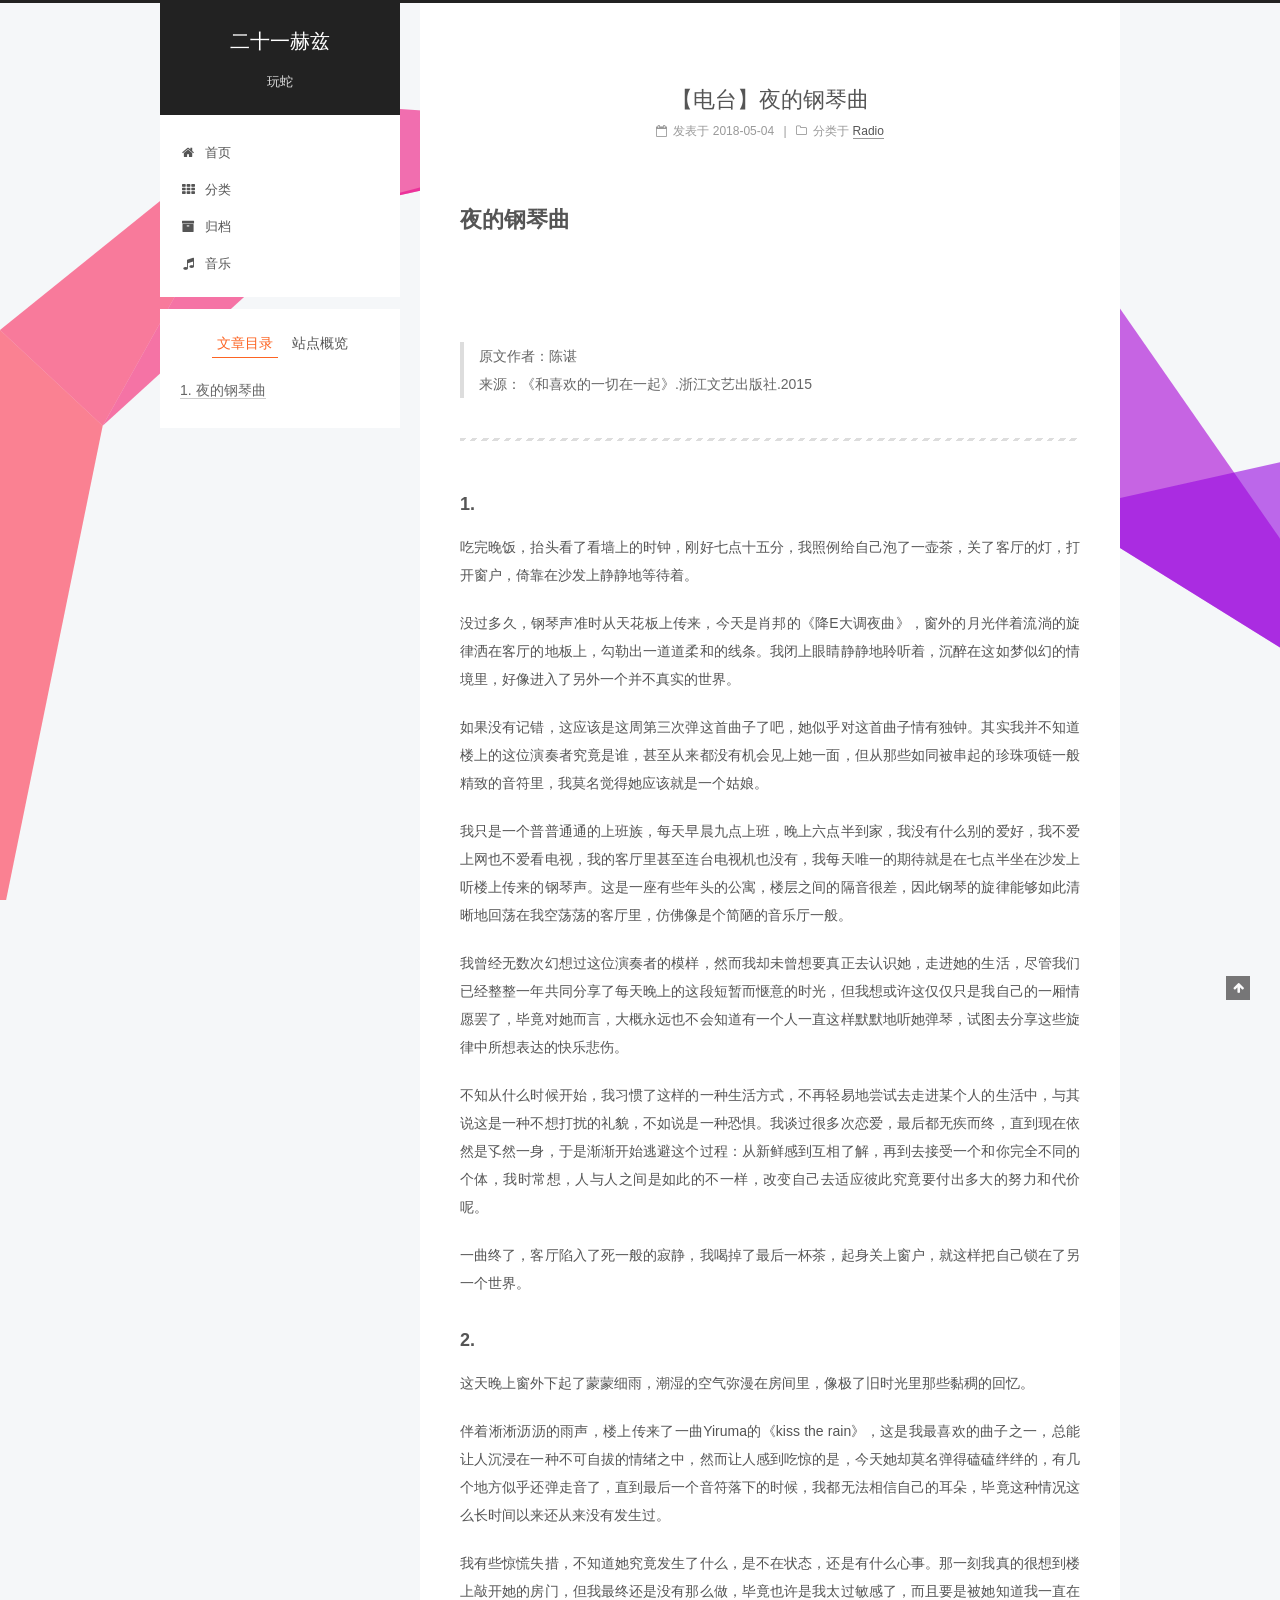
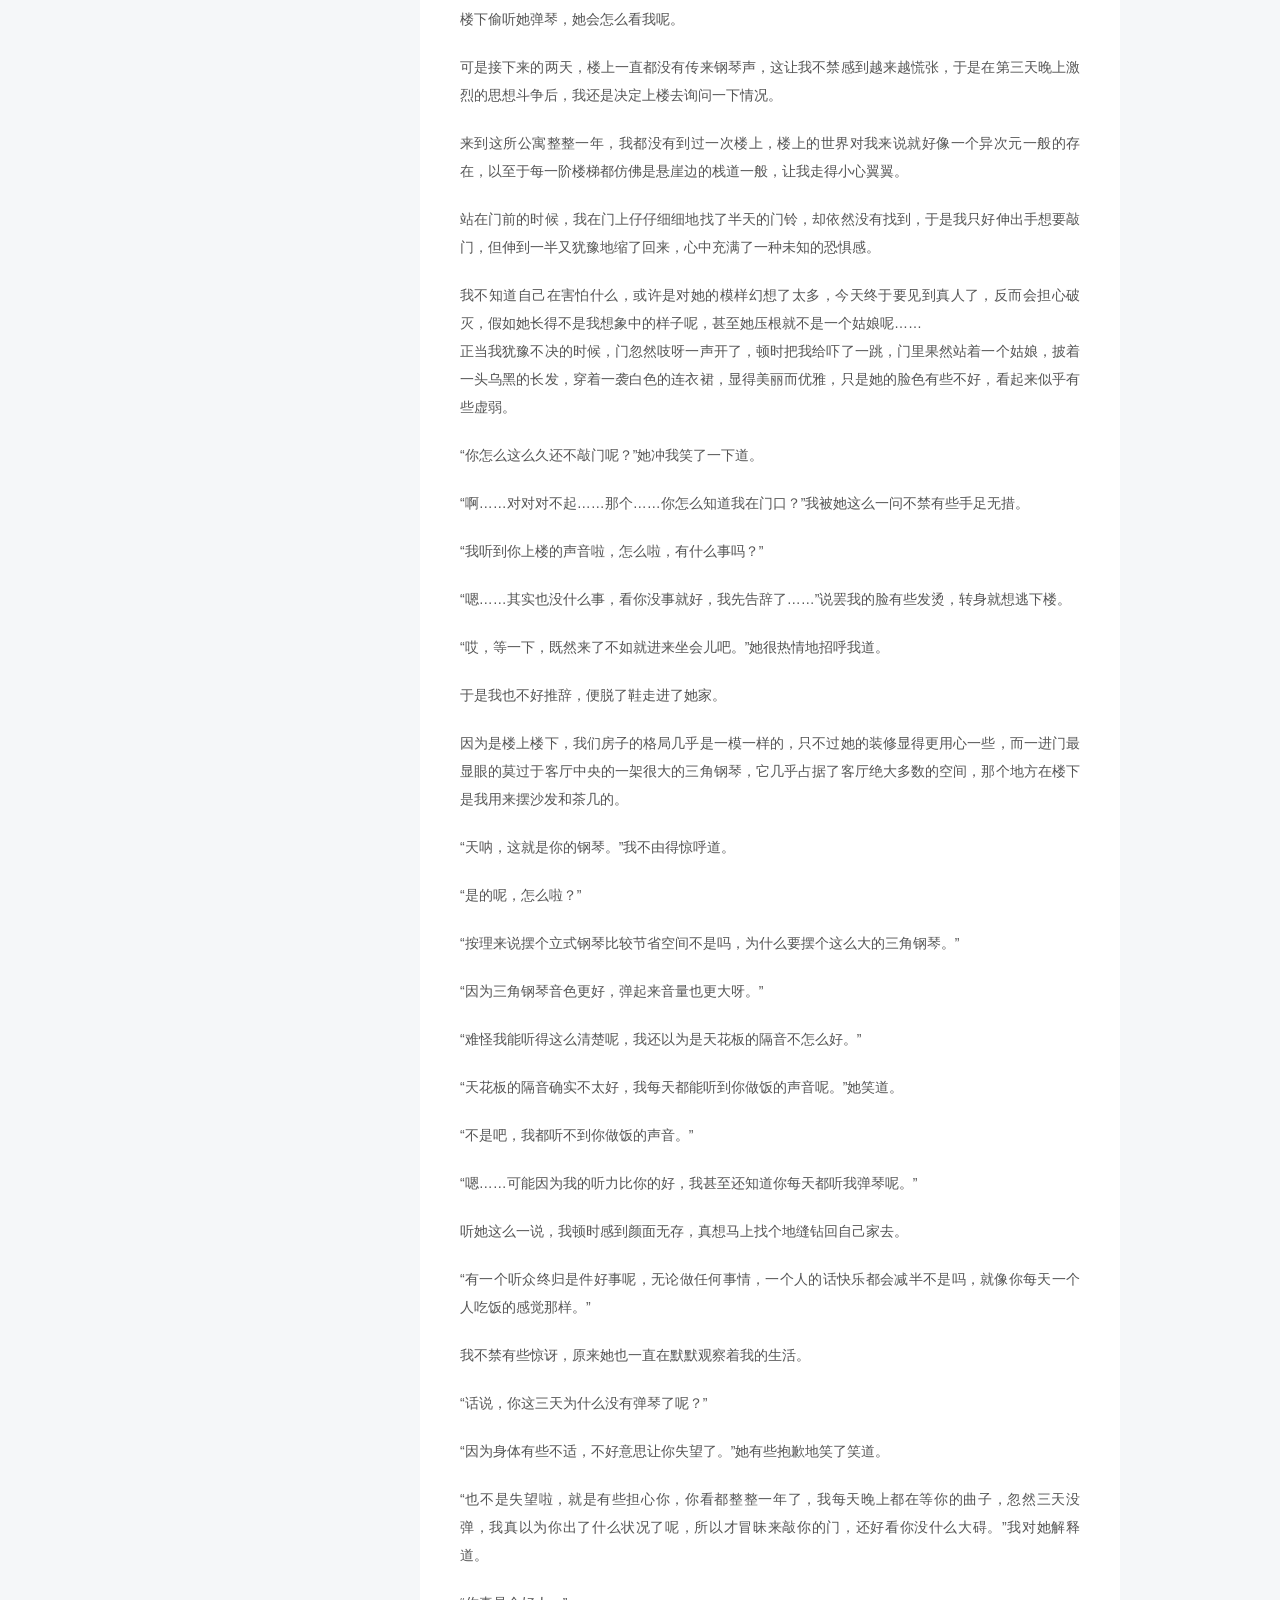
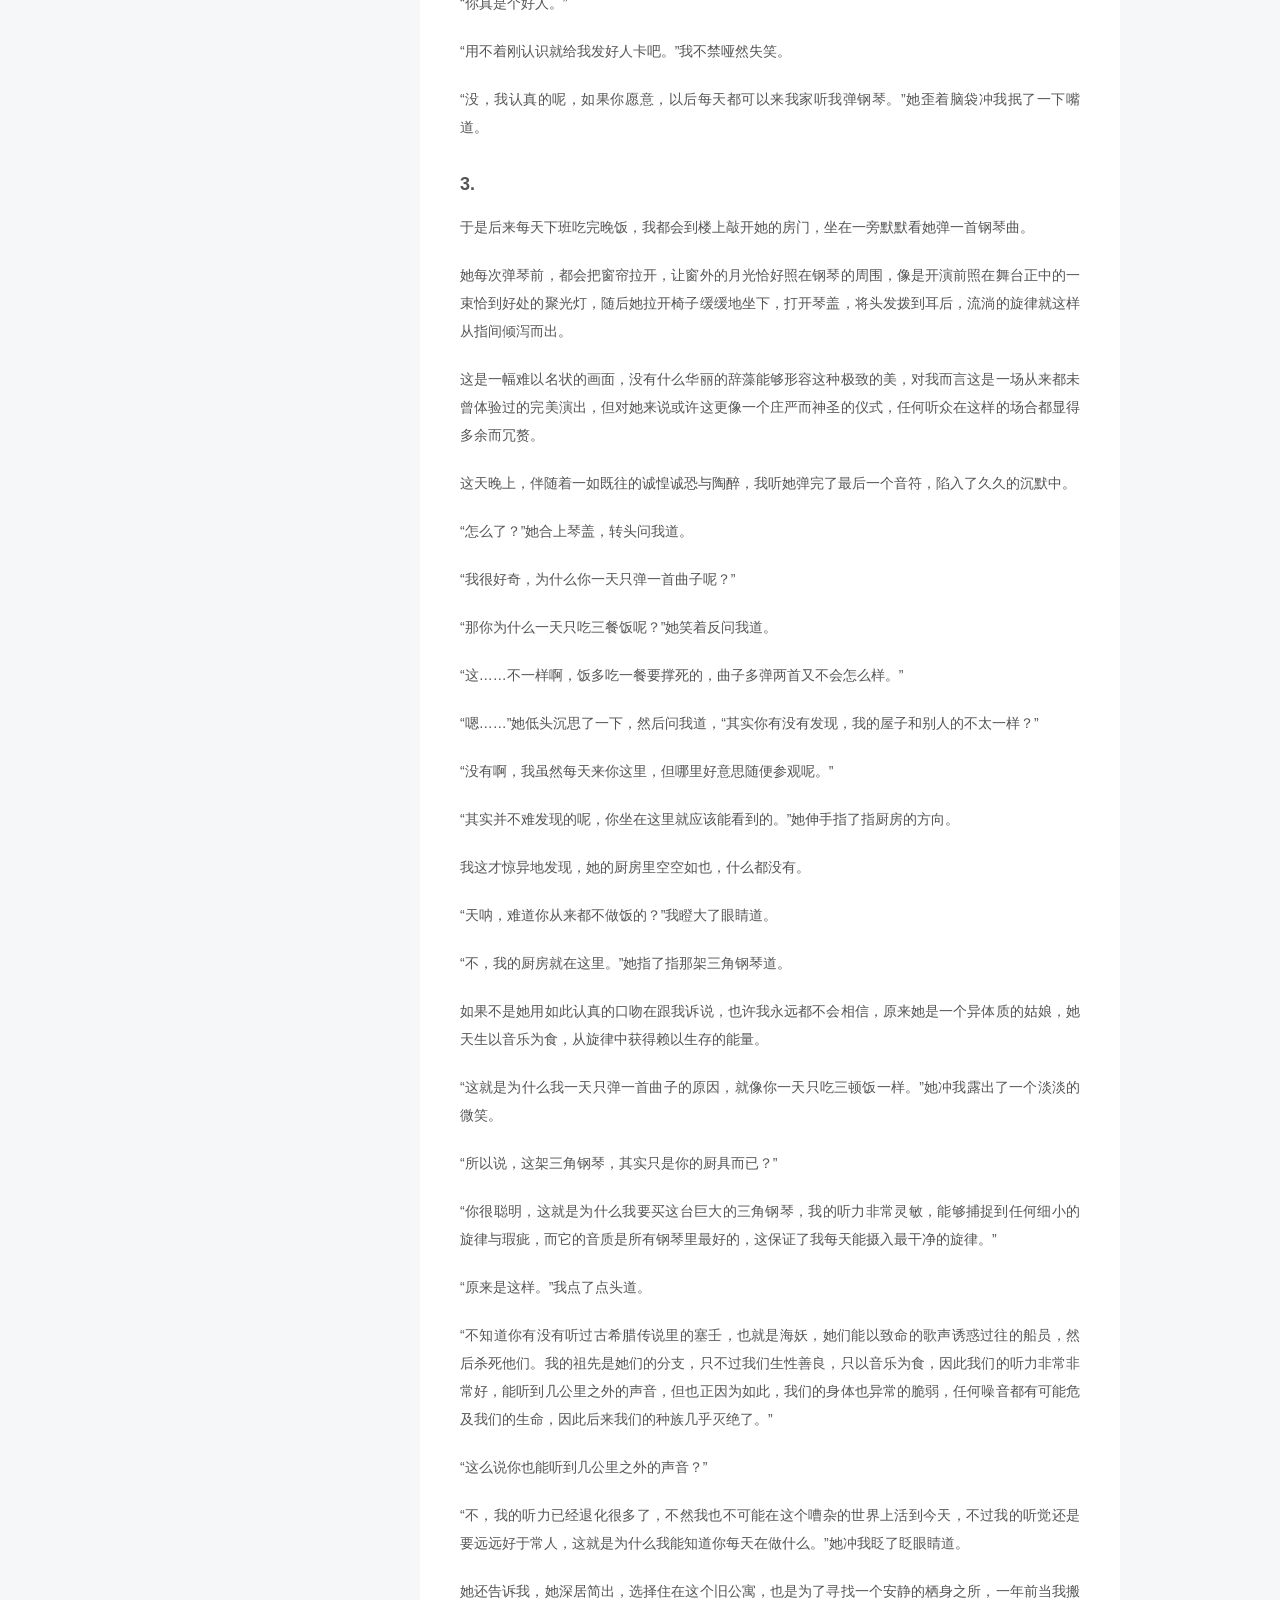
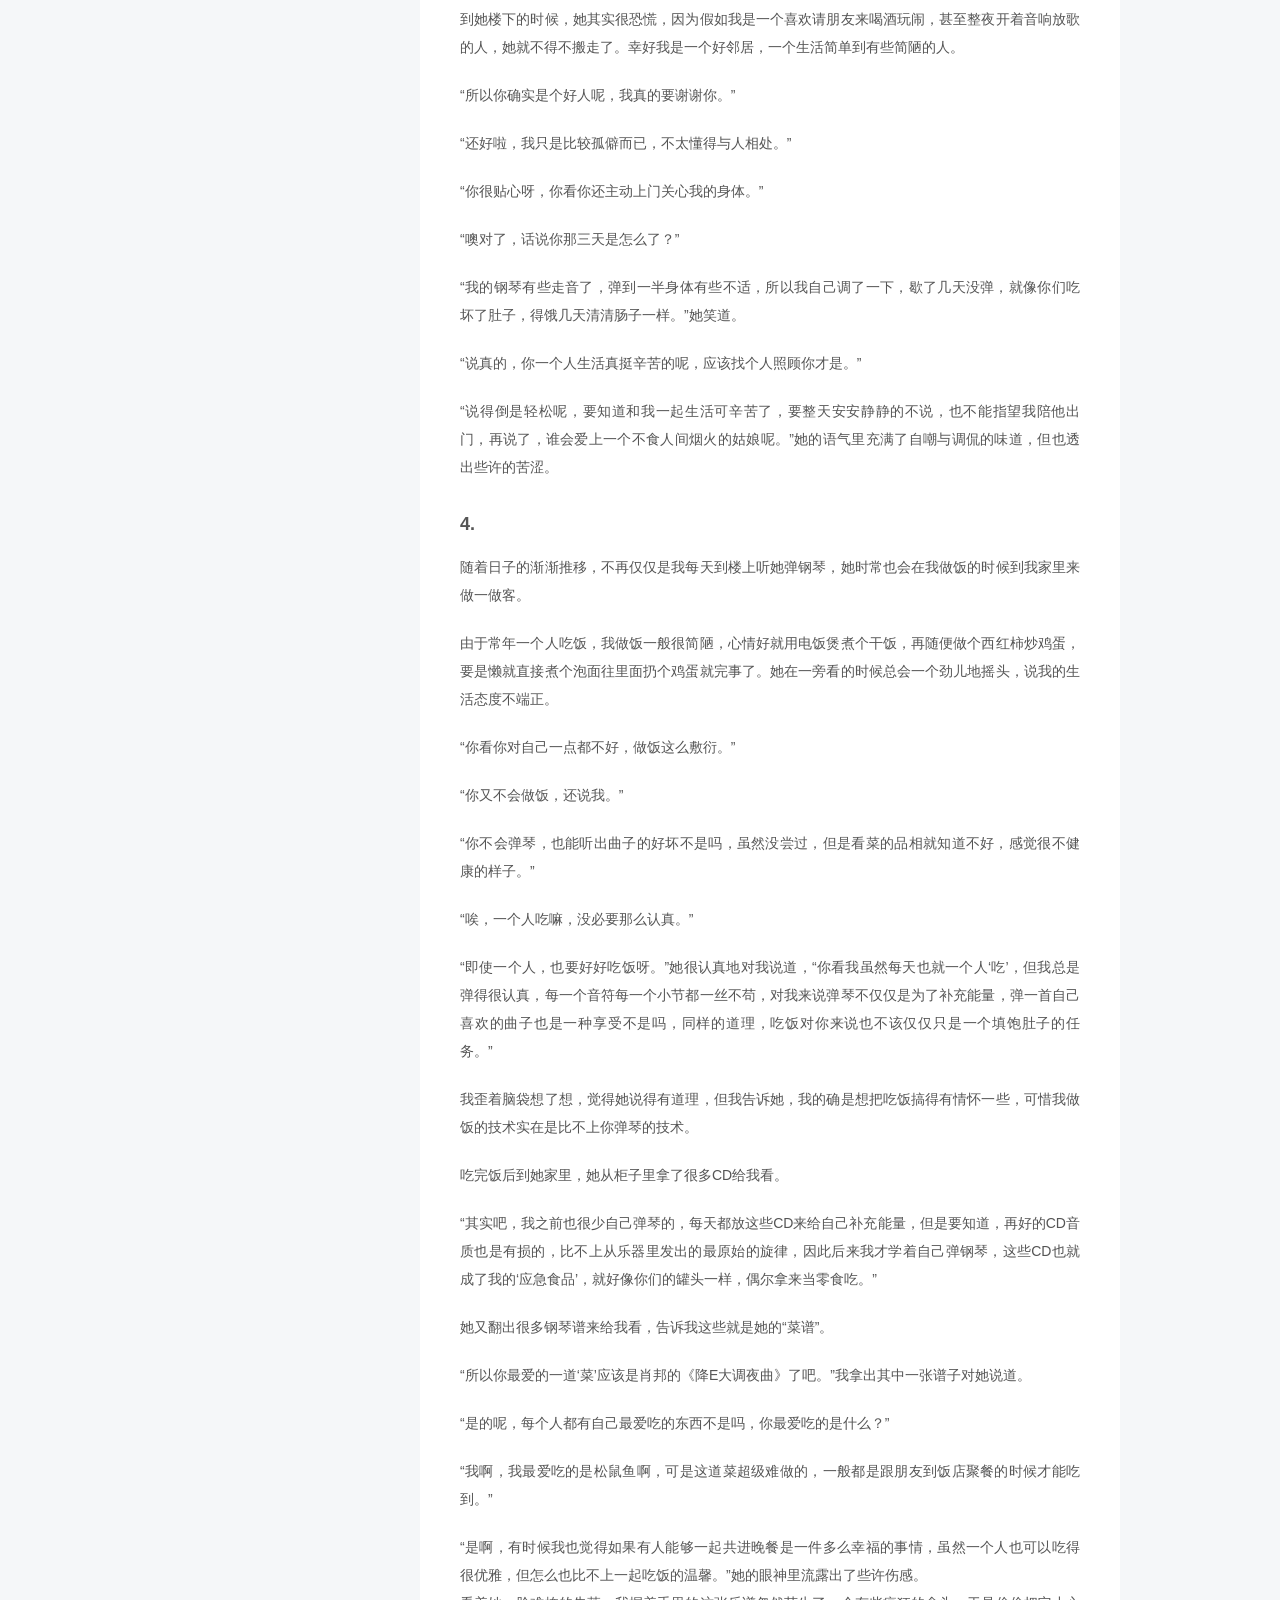
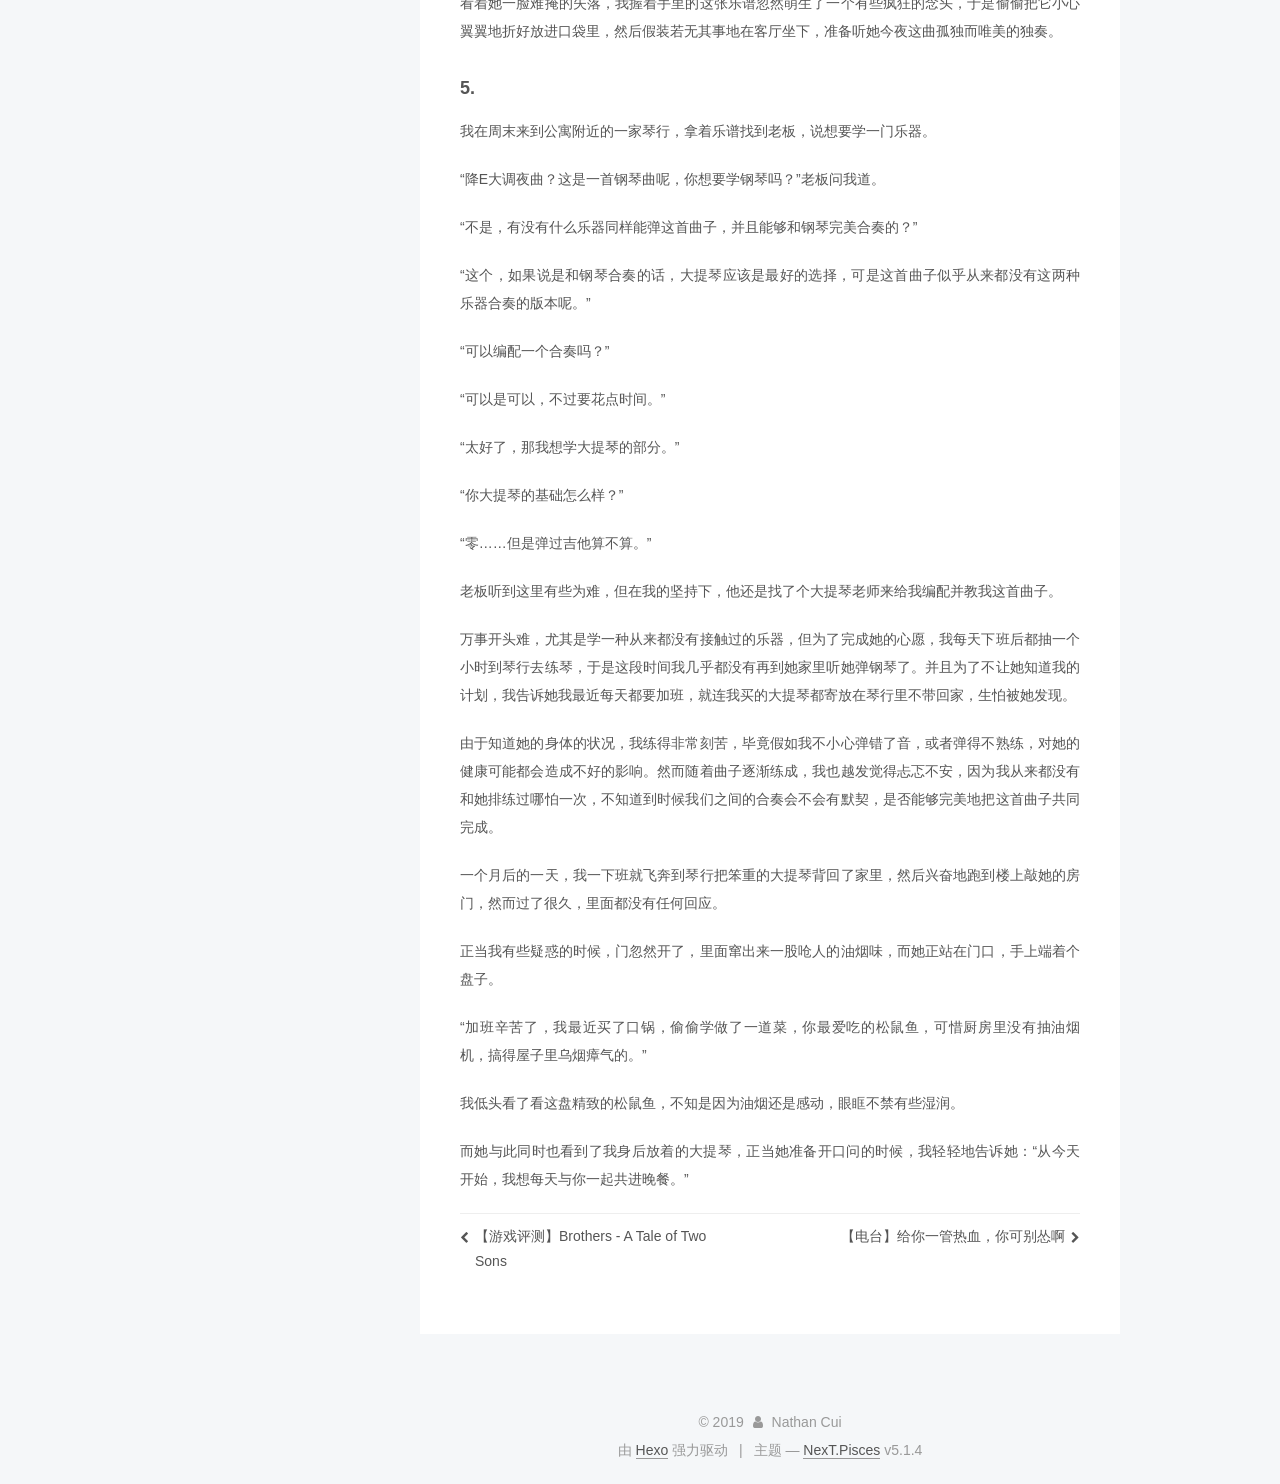
<file: 2018/05/04/【电台】夜的钢琴曲/index.html>
<!DOCTYPE html>



  


<html class="theme-next pisces use-motion" lang="zh-Hans">
<head>
  <meta charset="UTF-8"/>
<meta http-equiv="X-UA-Compatible" content="IE=edge" />
<meta name="viewport" content="width=device-width, initial-scale=1, maximum-scale=1"/>
<meta name="theme-color" content="#222">









<meta http-equiv="Cache-Control" content="no-transform" />
<meta http-equiv="Cache-Control" content="no-siteapp" />
















  
  
  <link href="/lib/fancybox/source/jquery.fancybox.css?v=2.1.5" rel="stylesheet" type="text/css" />







<link href="/lib/font-awesome/css/font-awesome.min.css?v=4.6.2" rel="stylesheet" type="text/css" />

<link href="/css/main.css?v=5.1.4" rel="stylesheet" type="text/css" />


  <link rel="apple-touch-icon" sizes="180x180" href="/images/favicon-ios.png?v=5.1.4">


  <link rel="icon" type="image/png" sizes="32x32" href="/images/favicon-32.png?v=5.1.4">


  <link rel="icon" type="image/png" sizes="16x16" href="/images/favicon-16.png?v=5.1.4">


  <link rel="mask-icon" href="/images/logo.svg?v=5.1.4" color="#222">





  <meta name="keywords" content="Hexo, NexT" />










<meta name="description" content="夜的钢琴曲   原文作者：陈谌来源：《和喜欢的一切在一起》.浙江文艺出版社.2015   1.吃完晚饭，抬头看了看墙上的时钟，刚好七点十五分，我照例给自己泡了一壶茶，关了客厅的灯，打开窗户，倚靠在沙发上静静地等待着。 没过多久，钢琴声准时从天花板上传来，今天是肖邦的《降E大调夜曲》，窗外的月光伴着流淌的旋律洒在客厅的地板上，勾勒出一道道柔和的线条。我闭上眼睛静静地聆听着，沉醉在这如梦似幻的情境里，">
<meta property="og:type" content="article">
<meta property="og:title" content="【电台】夜的钢琴曲">
<meta property="og:url" content="http://nathan21hz.github.io/2018/05/04/【电台】夜的钢琴曲/index.html">
<meta property="og:site_name" content="二十一赫兹">
<meta property="og:description" content="夜的钢琴曲   原文作者：陈谌来源：《和喜欢的一切在一起》.浙江文艺出版社.2015   1.吃完晚饭，抬头看了看墙上的时钟，刚好七点十五分，我照例给自己泡了一壶茶，关了客厅的灯，打开窗户，倚靠在沙发上静静地等待着。 没过多久，钢琴声准时从天花板上传来，今天是肖邦的《降E大调夜曲》，窗外的月光伴着流淌的旋律洒在客厅的地板上，勾勒出一道道柔和的线条。我闭上眼睛静静地聆听着，沉醉在这如梦似幻的情境里，">
<meta property="og:locale" content="zh-Hans">
<meta property="og:updated_time" content="2018-05-04T00:55:59.124Z">
<meta name="twitter:card" content="summary">
<meta name="twitter:title" content="【电台】夜的钢琴曲">
<meta name="twitter:description" content="夜的钢琴曲   原文作者：陈谌来源：《和喜欢的一切在一起》.浙江文艺出版社.2015   1.吃完晚饭，抬头看了看墙上的时钟，刚好七点十五分，我照例给自己泡了一壶茶，关了客厅的灯，打开窗户，倚靠在沙发上静静地等待着。 没过多久，钢琴声准时从天花板上传来，今天是肖邦的《降E大调夜曲》，窗外的月光伴着流淌的旋律洒在客厅的地板上，勾勒出一道道柔和的线条。我闭上眼睛静静地聆听着，沉醉在这如梦似幻的情境里，">



<script type="text/javascript" id="hexo.configurations">
  var NexT = window.NexT || {};
  var CONFIG = {
    root: '/',
    scheme: 'Pisces',
    version: '5.1.4',
    sidebar: {"position":"left","display":"post","offset":12,"b2t":false,"scrollpercent":false,"onmobile":false},
    fancybox: true,
    tabs: true,
    motion: {"enable":true,"async":false,"transition":{"post_block":"fadeIn","post_header":"slideDownIn","post_body":"slideDownIn","coll_header":"slideLeftIn","sidebar":"slideUpIn"}},
    duoshuo: {
      userId: '0',
      author: '博主'
    },
    algolia: {
      applicationID: '',
      apiKey: '',
      indexName: '',
      hits: {"per_page":10},
      labels: {"input_placeholder":"Search for Posts","hits_empty":"We didn't find any results for the search: ${query}","hits_stats":"${hits} results found in ${time} ms"}
    }
  };
</script>



  <link rel="canonical" href="http://nathan21hz.github.io/2018/05/04/【电台】夜的钢琴曲/"/>





  <title>【电台】夜的钢琴曲 | 二十一赫兹</title>
  








</head>

<body itemscope itemtype="http://schema.org/WebPage" lang="zh-Hans">

  
  
    
  

  <div class="container sidebar-position-left page-post-detail">
    <div class="headband"></div>

    <header id="header" class="header" itemscope itemtype="http://schema.org/WPHeader">
      <div class="header-inner"><div class="site-brand-wrapper">
  <div class="site-meta ">
    

    <div class="custom-logo-site-title">
      <a href="/"  class="brand" rel="start">
        <span class="logo-line-before"><i></i></span>
        <span class="site-title">二十一赫兹</span>
        <span class="logo-line-after"><i></i></span>
      </a>
    </div>
      
        <p class="site-subtitle">玩蛇</p>
      
  </div>

  <div class="site-nav-toggle">
    <button>
      <span class="btn-bar"></span>
      <span class="btn-bar"></span>
      <span class="btn-bar"></span>
    </button>
  </div>
</div>

<nav class="site-nav">
  

  
    <ul id="menu" class="menu">
      
        
        <li class="menu-item menu-item-home">
          <a href="/" rel="section">
            
              <i class="menu-item-icon fa fa-fw fa-home"></i> <br />
            
            首页
          </a>
        </li>
      
        
        <li class="menu-item menu-item-categories">
          <a href="/categories/" rel="section">
            
              <i class="menu-item-icon fa fa-fw fa-th"></i> <br />
            
            分类
          </a>
        </li>
      
        
        <li class="menu-item menu-item-archives">
          <a href="/archives/" rel="section">
            
              <i class="menu-item-icon fa fa-fw fa-archive"></i> <br />
            
            归档
          </a>
        </li>
      
        
        <li class="menu-item menu-item-音乐">
          <a href="/music" rel="section">
            
              <i class="menu-item-icon fa fa-fw fa-music"></i> <br />
            
            音乐
          </a>
        </li>
      

      
    </ul>
  

  
</nav>



 </div>
    </header>

    <main id="main" class="main">
      <div class="main-inner">
        <div class="content-wrap">
          <div id="content" class="content">
            

  <div id="posts" class="posts-expand">
    

  

  
  
  

  <article class="post post-type-normal" itemscope itemtype="http://schema.org/Article">
  
  
  
  <div class="post-block">
    <link itemprop="mainEntityOfPage" href="http://nathan21hz.github.io/2018/05/04/【电台】夜的钢琴曲/">

    <span hidden itemprop="author" itemscope itemtype="http://schema.org/Person">
      <meta itemprop="name" content="Nathan Cui">
      <meta itemprop="description" content="">
      <meta itemprop="image" content="/images/avatar.jpg">
    </span>

    <span hidden itemprop="publisher" itemscope itemtype="http://schema.org/Organization">
      <meta itemprop="name" content="二十一赫兹">
    </span>

    
      <header class="post-header">

        
        
          <h1 class="post-title" itemprop="name headline">【电台】夜的钢琴曲</h1>
        

        <div class="post-meta">
          <span class="post-time">
            
              <span class="post-meta-item-icon">
                <i class="fa fa-calendar-o"></i>
              </span>
              
                <span class="post-meta-item-text">发表于</span>
              
              <time title="创建于" itemprop="dateCreated datePublished" datetime="2018-05-04T07:39:13+08:00">
                2018-05-04
              </time>
            

            

            
          </span>

          
            <span class="post-category" >
            
              <span class="post-meta-divider">|</span>
            
              <span class="post-meta-item-icon">
                <i class="fa fa-folder-o"></i>
              </span>
              
                <span class="post-meta-item-text">分类于</span>
              
              
                <span itemprop="about" itemscope itemtype="http://schema.org/Thing">
                  <a href="/categories/Radio/" itemprop="url" rel="index">
                    <span itemprop="name">Radio</span>
                  </a>
                </span>

                
                
              
            </span>
          

          
            
          

          
          

          

          

          

        </div>
      </header>
    

    
    
    
    <div class="post-body" itemprop="articleBody">

      
      

      
        <h1 id="夜的钢琴曲"><a href="#夜的钢琴曲" class="headerlink" title="夜的钢琴曲"></a>夜的钢琴曲</h1><iframe frameborder="no" border="0" marginwidth="0" marginheight="0" width="100%" height="86" src="//music.163.com/outchain/player?type=3&id=909262548&auto=1&height=66"></iframe>

<blockquote>
<p>原文作者：陈谌<br>来源：《和喜欢的一切在一起》.浙江文艺出版社.2015</p>
</blockquote>
<hr>
<h3 id="1"><a href="#1" class="headerlink" title="1."></a>1.</h3><p>吃完晚饭，抬头看了看墙上的时钟，刚好七点十五分，我照例给自己泡了一壶茶，关了客厅的灯，打开窗户，倚靠在沙发上静静地等待着。</p>
<p>没过多久，钢琴声准时从天花板上传来，今天是肖邦的《降E大调夜曲》，窗外的月光伴着流淌的旋律洒在客厅的地板上，勾勒出一道道柔和的线条。我闭上眼睛静静地聆听着，沉醉在这如梦似幻的情境里，好像进入了另外一个并不真实的世界。</p>
<p>如果没有记错，这应该是这周第三次弹这首曲子了吧，她似乎对这首曲子情有独钟。其实我并不知道楼上的这位演奏者究竟是谁，甚至从来都没有机会见上她一面，但从那些如同被串起的珍珠项链一般精致的音符里，我莫名觉得她应该就是一个姑娘。</p>
<p>我只是一个普普通通的上班族，每天早晨九点上班，晚上六点半到家，我没有什么别的爱好，我不爱上网也不爱看电视，我的客厅里甚至连台电视机也没有，我每天唯一的期待就是在七点半坐在沙发上听楼上传来的钢琴声。这是一座有些年头的公寓，楼层之间的隔音很差，因此钢琴的旋律能够如此清晰地回荡在我空荡荡的客厅里，仿佛像是个简陋的音乐厅一般。</p>
<p>我曾经无数次幻想过这位演奏者的模样，然而我却未曾想要真正去认识她，走进她的生活，尽管我们已经整整一年共同分享了每天晚上的这段短暂而惬意的时光，但我想或许这仅仅只是我自己的一厢情愿罢了，毕竟对她而言，大概永远也不会知道有一个人一直这样默默地听她弹琴，试图去分享这些旋律中所想表达的快乐悲伤。</p>
<p>不知从什么时候开始，我习惯了这样的一种生活方式，不再轻易地尝试去走进某个人的生活中，与其说这是一种不想打扰的礼貌，不如说是一种恐惧。我谈过很多次恋爱，最后都无疾而终，直到现在依然是孓然一身，于是渐渐开始逃避这个过程：从新鲜感到互相了解，再到去接受一个和你完全不同的个体，我时常想，人与人之间是如此的不一样，改变自己去适应彼此究竟要付出多大的努力和代价呢。</p>
<p>一曲终了，客厅陷入了死一般的寂静，我喝掉了最后一杯茶，起身关上窗户，就这样把自己锁在了另一个世界。</p>
<h3 id="2"><a href="#2" class="headerlink" title="2."></a>2.</h3><p>这天晚上窗外下起了蒙蒙细雨，潮湿的空气弥漫在房间里，像极了旧时光里那些黏稠的回忆。</p>
<p>伴着淅淅沥沥的雨声，楼上传来了一曲Yiruma的《kiss the rain》，这是我最喜欢的曲子之一，总能让人沉浸在一种不可自拔的情绪之中，然而让人感到吃惊的是，今天她却莫名弹得磕磕绊绊的，有几个地方似乎还弹走音了，直到最后一个音符落下的时候，我都无法相信自己的耳朵，毕竟这种情况这么长时间以来还从来没有发生过。</p>
<p>我有些惊慌失措，不知道她究竟发生了什么，是不在状态，还是有什么心事。那一刻我真的很想到楼上敲开她的房门，但我最终还是没有那么做，毕竟也许是我太过敏感了，而且要是被她知道我一直在楼下偷听她弹琴，她会怎么看我呢。</p>
<p>可是接下来的两天，楼上一直都没有传来钢琴声，这让我不禁感到越来越慌张，于是在第三天晚上激烈的思想斗争后，我还是决定上楼去询问一下情况。</p>
<p>来到这所公寓整整一年，我都没有到过一次楼上，楼上的世界对我来说就好像一个异次元一般的存在，以至于每一阶楼梯都仿佛是悬崖边的栈道一般，让我走得小心翼翼。</p>
<p>站在门前的时候，我在门上仔仔细细地找了半天的门铃，却依然没有找到，于是我只好伸出手想要敲门，但伸到一半又犹豫地缩了回来，心中充满了一种未知的恐惧感。</p>
<p>我不知道自己在害怕什么，或许是对她的模样幻想了太多，今天终于要见到真人了，反而会担心破灭，假如她长得不是我想象中的样子呢，甚至她压根就不是一个姑娘呢……<br>正当我犹豫不决的时候，门忽然吱呀一声开了，顿时把我给吓了一跳，门里果然站着一个姑娘，披着一头乌黑的长发，穿着一袭白色的连衣裙，显得美丽而优雅，只是她的脸色有些不好，看起来似乎有些虚弱。</p>
<p>“你怎么这么久还不敲门呢？”她冲我笑了一下道。</p>
<p>“啊……对对对不起……那个……你怎么知道我在门口？”我被她这么一问不禁有些手足无措。</p>
<p>“我听到你上楼的声音啦，怎么啦，有什么事吗？”</p>
<p>“嗯……其实也没什么事，看你没事就好，我先告辞了……”说罢我的脸有些发烫，转身就想逃下楼。</p>
<p>“哎，等一下，既然来了不如就进来坐会儿吧。”她很热情地招呼我道。</p>
<p>于是我也不好推辞，便脱了鞋走进了她家。</p>
<p>因为是楼上楼下，我们房子的格局几乎是一模一样的，只不过她的装修显得更用心一些，而一进门最显眼的莫过于客厅中央的一架很大的三角钢琴，它几乎占据了客厅绝大多数的空间，那个地方在楼下是我用来摆沙发和茶几的。</p>
<p>“天呐，这就是你的钢琴。”我不由得惊呼道。</p>
<p>“是的呢，怎么啦？”</p>
<p>“按理来说摆个立式钢琴比较节省空间不是吗，为什么要摆个这么大的三角钢琴。”</p>
<p>“因为三角钢琴音色更好，弹起来音量也更大呀。”</p>
<p>“难怪我能听得这么清楚呢，我还以为是天花板的隔音不怎么好。”</p>
<p>“天花板的隔音确实不太好，我每天都能听到你做饭的声音呢。”她笑道。</p>
<p>“不是吧，我都听不到你做饭的声音。”</p>
<p>“嗯……可能因为我的听力比你的好，我甚至还知道你每天都听我弹琴呢。”</p>
<p>听她这么一说，我顿时感到颜面无存，真想马上找个地缝钻回自己家去。</p>
<p>“有一个听众终归是件好事呢，无论做任何事情，一个人的话快乐都会减半不是吗，就像你每天一个人吃饭的感觉那样。”</p>
<p>我不禁有些惊讶，原来她也一直在默默观察着我的生活。</p>
<p>“话说，你这三天为什么没有弹琴了呢？”</p>
<p>“因为身体有些不适，不好意思让你失望了。”她有些抱歉地笑了笑道。</p>
<p>“也不是失望啦，就是有些担心你，你看都整整一年了，我每天晚上都在等你的曲子，忽然三天没弹，我真以为你出了什么状况了呢，所以才冒昧来敲你的门，还好看你没什么大碍。”我对她解释道。</p>
<p>“你真是个好人。”</p>
<p>“用不着刚认识就给我发好人卡吧。”我不禁哑然失笑。</p>
<p>“没，我认真的呢，如果你愿意，以后每天都可以来我家听我弹钢琴。”她歪着脑袋冲我抿了一下嘴道。</p>
<h3 id="3"><a href="#3" class="headerlink" title="3."></a>3.</h3><p>于是后来每天下班吃完晚饭，我都会到楼上敲开她的房门，坐在一旁默默看她弹一首钢琴曲。</p>
<p>她每次弹琴前，都会把窗帘拉开，让窗外的月光恰好照在钢琴的周围，像是开演前照在舞台正中的一束恰到好处的聚光灯，随后她拉开椅子缓缓地坐下，打开琴盖，将头发拨到耳后，流淌的旋律就这样从指间倾泻而出。</p>
<p>这是一幅难以名状的画面，没有什么华丽的辞藻能够形容这种极致的美，对我而言这是一场从来都未曾体验过的完美演出，但对她来说或许这更像一个庄严而神圣的仪式，任何听众在这样的场合都显得多余而冗赘。</p>
<p>这天晚上，伴随着一如既往的诚惶诚恐与陶醉，我听她弹完了最后一个音符，陷入了久久的沉默中。</p>
<p>“怎么了？”她合上琴盖，转头问我道。</p>
<p>“我很好奇，为什么你一天只弹一首曲子呢？”</p>
<p>“那你为什么一天只吃三餐饭呢？”她笑着反问我道。</p>
<p>“这……不一样啊，饭多吃一餐要撑死的，曲子多弹两首又不会怎么样。”</p>
<p>“嗯……”她低头沉思了一下，然后问我道，“其实你有没有发现，我的屋子和别人的不太一样？”</p>
<p>“没有啊，我虽然每天来你这里，但哪里好意思随便参观呢。”</p>
<p>“其实并不难发现的呢，你坐在这里就应该能看到的。”她伸手指了指厨房的方向。</p>
<p>我这才惊异地发现，她的厨房里空空如也，什么都没有。</p>
<p>“天呐，难道你从来都不做饭的？”我瞪大了眼睛道。</p>
<p>“不，我的厨房就在这里。”她指了指那架三角钢琴道。</p>
<p>如果不是她用如此认真的口吻在跟我诉说，也许我永远都不会相信，原来她是一个异体质的姑娘，她天生以音乐为食，从旋律中获得赖以生存的能量。</p>
<p>“这就是为什么我一天只弹一首曲子的原因，就像你一天只吃三顿饭一样。”她冲我露出了一个淡淡的微笑。</p>
<p>“所以说，这架三角钢琴，其实只是你的厨具而已？”</p>
<p>“你很聪明，这就是为什么我要买这台巨大的三角钢琴，我的听力非常灵敏，能够捕捉到任何细小的旋律与瑕疵，而它的音质是所有钢琴里最好的，这保证了我每天能摄入最干净的旋律。”</p>
<p>“原来是这样。”我点了点头道。</p>
<p>“不知道你有没有听过古希腊传说里的塞壬，也就是海妖，她们能以致命的歌声诱惑过往的船员，然后杀死他们。我的祖先是她们的分支，只不过我们生性善良，只以音乐为食，因此我们的听力非常非常好，能听到几公里之外的声音，但也正因为如此，我们的身体也异常的脆弱，任何噪音都有可能危及我们的生命，因此后来我们的种族几乎灭绝了。”</p>
<p>“这么说你也能听到几公里之外的声音？”</p>
<p>“不，我的听力已经退化很多了，不然我也不可能在这个嘈杂的世界上活到今天，不过我的听觉还是要远远好于常人，这就是为什么我能知道你每天在做什么。”她冲我眨了眨眼睛道。</p>
<p>她还告诉我，她深居简出，选择住在这个旧公寓，也是为了寻找一个安静的栖身之所，一年前当我搬到她楼下的时候，她其实很恐慌，因为假如我是一个喜欢请朋友来喝酒玩闹，甚至整夜开着音响放歌的人，她就不得不搬走了。幸好我是一个好邻居，一个生活简单到有些简陋的人。</p>
<p>“所以你确实是个好人呢，我真的要谢谢你。”</p>
<p>“还好啦，我只是比较孤僻而已，不太懂得与人相处。”</p>
<p>“你很贴心呀，你看你还主动上门关心我的身体。”</p>
<p>“噢对了，话说你那三天是怎么了？”</p>
<p>“我的钢琴有些走音了，弹到一半身体有些不适，所以我自己调了一下，歇了几天没弹，就像你们吃坏了肚子，得饿几天清清肠子一样。”她笑道。</p>
<p>“说真的，你一个人生活真挺辛苦的呢，应该找个人照顾你才是。”</p>
<p>“说得倒是轻松呢，要知道和我一起生活可辛苦了，要整天安安静静的不说，也不能指望我陪他出门，再说了，谁会爱上一个不食人间烟火的姑娘呢。”她的语气里充满了自嘲与调侃的味道，但也透出些许的苦涩。</p>
<h3 id="4"><a href="#4" class="headerlink" title="4."></a>4.</h3><p>随着日子的渐渐推移，不再仅仅是我每天到楼上听她弹钢琴，她时常也会在我做饭的时候到我家里来做一做客。</p>
<p>由于常年一个人吃饭，我做饭一般很简陋，心情好就用电饭煲煮个干饭，再随便做个西红柿炒鸡蛋，要是懒就直接煮个泡面往里面扔个鸡蛋就完事了。她在一旁看的时候总会一个劲儿地摇头，说我的生活态度不端正。</p>
<p>“你看你对自己一点都不好，做饭这么敷衍。”</p>
<p>“你又不会做饭，还说我。”</p>
<p>“你不会弹琴，也能听出曲子的好坏不是吗，虽然没尝过，但是看菜的品相就知道不好，感觉很不健康的样子。”</p>
<p>“唉，一个人吃嘛，没必要那么认真。”</p>
<p>“即使一个人，也要好好吃饭呀。”她很认真地对我说道，“你看我虽然每天也就一个人‘吃’，但我总是弹得很认真，每一个音符每一个小节都一丝不苟，对我来说弹琴不仅仅是为了补充能量，弹一首自己喜欢的曲子也是一种享受不是吗，同样的道理，吃饭对你来说也不该仅仅只是一个填饱肚子的任务。”</p>
<p>我歪着脑袋想了想，觉得她说得有道理，但我告诉她，我的确是想把吃饭搞得有情怀一些，可惜我做饭的技术实在是比不上你弹琴的技术。</p>
<p>吃完饭后到她家里，她从柜子里拿了很多CD给我看。</p>
<p>“其实吧，我之前也很少自己弹琴的，每天都放这些CD来给自己补充能量，但是要知道，再好的CD音质也是有损的，比不上从乐器里发出的最原始的旋律，因此后来我才学着自己弹钢琴，这些CD也就成了我的‘应急食品’，就好像你们的罐头一样，偶尔拿来当零食吃。”</p>
<p>她又翻出很多钢琴谱来给我看，告诉我这些就是她的“菜谱”。</p>
<p>“所以你最爱的一道‘菜’应该是肖邦的《降E大调夜曲》了吧。”我拿出其中一张谱子对她说道。</p>
<p>“是的呢，每个人都有自己最爱吃的东西不是吗，你最爱吃的是什么？”</p>
<p>“我啊，我最爱吃的是松鼠鱼啊，可是这道菜超级难做的，一般都是跟朋友到饭店聚餐的时候才能吃到。”</p>
<p>“是啊，有时候我也觉得如果有人能够一起共进晚餐是一件多么幸福的事情，虽然一个人也可以吃得很优雅，但怎么也比不上一起吃饭的温馨。”她的眼神里流露出了些许伤感。<br>看着她一脸难掩的失落，我握着手里的这张乐谱忽然萌生了一个有些疯狂的念头，于是偷偷把它小心翼翼地折好放进口袋里，然后假装若无其事地在客厅坐下，准备听她今夜这曲孤独而唯美的独奏。</p>
<h3 id="5"><a href="#5" class="headerlink" title="5."></a>5.</h3><p>我在周末来到公寓附近的一家琴行，拿着乐谱找到老板，说想要学一门乐器。</p>
<p>“降E大调夜曲？这是一首钢琴曲呢，你想要学钢琴吗？”老板问我道。</p>
<p>“不是，有没有什么乐器同样能弹这首曲子，并且能够和钢琴完美合奏的？”</p>
<p>“这个，如果说是和钢琴合奏的话，大提琴应该是最好的选择，可是这首曲子似乎从来都没有这两种乐器合奏的版本呢。”</p>
<p>“可以编配一个合奏吗？”</p>
<p>“可以是可以，不过要花点时间。”</p>
<p>“太好了，那我想学大提琴的部分。”</p>
<p>“你大提琴的基础怎么样？”</p>
<p>“零……但是弹过吉他算不算。”</p>
<p>老板听到这里有些为难，但在我的坚持下，他还是找了个大提琴老师来给我编配并教我这首曲子。</p>
<p>万事开头难，尤其是学一种从来都没有接触过的乐器，但为了完成她的心愿，我每天下班后都抽一个小时到琴行去练琴，于是这段时间我几乎都没有再到她家里听她弹钢琴了。并且为了不让她知道我的计划，我告诉她我最近每天都要加班，就连我买的大提琴都寄放在琴行里不带回家，生怕被她发现。</p>
<p>由于知道她的身体的状况，我练得非常刻苦，毕竟假如我不小心弹错了音，或者弹得不熟练，对她的健康可能都会造成不好的影响。然而随着曲子逐渐练成，我也越发觉得忐忑不安，因为我从来都没有和她排练过哪怕一次，不知道到时候我们之间的合奏会不会有默契，是否能够完美地把这首曲子共同完成。</p>
<p>一个月后的一天，我一下班就飞奔到琴行把笨重的大提琴背回了家里，然后兴奋地跑到楼上敲她的房门，然而过了很久，里面都没有任何回应。</p>
<p>正当我有些疑惑的时候，门忽然开了，里面窜出来一股呛人的油烟味，而她正站在门口，手上端着个盘子。</p>
<p>“加班辛苦了，我最近买了口锅，偷偷学做了一道菜，你最爱吃的松鼠鱼，可惜厨房里没有抽油烟机，搞得屋子里乌烟瘴气的。”</p>
<p>我低头看了看这盘精致的松鼠鱼，不知是因为油烟还是感动，眼眶不禁有些湿润。</p>
<p>而她与此同时也看到了我身后放着的大提琴，正当她准备开口问的时候，我轻轻地告诉她：“从今天开始，我想每天与你一起共进晚餐。”</p>

      
    </div>
    
    
    

    

    

    

    <footer class="post-footer">
      

      
      
      

      
        <div class="post-nav">
          <div class="post-nav-next post-nav-item">
            
              <a href="/2018/05/03/【游戏评测】Brothers-A-Tale-of-Two-Sons/" rel="next" title="【游戏评测】Brothers - A Tale of Two Sons">
                <i class="fa fa-chevron-left"></i> 【游戏评测】Brothers - A Tale of Two Sons
              </a>
            
          </div>

          <span class="post-nav-divider"></span>

          <div class="post-nav-prev post-nav-item">
            
              <a href="/2018/05/04/【电台】给你一管热血，你可别怂啊/" rel="prev" title="【电台】给你一管热血，你可别怂啊">
                【电台】给你一管热血，你可别怂啊 <i class="fa fa-chevron-right"></i>
              </a>
            
          </div>
        </div>
      

      
      
    </footer>
  </div>
  
  
  
  </article>



    <div class="post-spread">
      
    </div>
  </div>


          </div>
          


          

  



        </div>
        
          
  
  <div class="sidebar-toggle">
    <div class="sidebar-toggle-line-wrap">
      <span class="sidebar-toggle-line sidebar-toggle-line-first"></span>
      <span class="sidebar-toggle-line sidebar-toggle-line-middle"></span>
      <span class="sidebar-toggle-line sidebar-toggle-line-last"></span>
    </div>
  </div>

  <aside id="sidebar" class="sidebar">
    
    <div class="sidebar-inner">

      

      
        <ul class="sidebar-nav motion-element">
          <li class="sidebar-nav-toc sidebar-nav-active" data-target="post-toc-wrap">
            文章目录
          </li>
          <li class="sidebar-nav-overview" data-target="site-overview-wrap">
            站点概览
          </li>
        </ul>
      

      <section class="site-overview-wrap sidebar-panel">
        <div class="site-overview">
          <div class="site-author motion-element" itemprop="author" itemscope itemtype="http://schema.org/Person">
            
              <img class="site-author-image" itemprop="image"
                src="/images/avatar.jpg"
                alt="Nathan Cui" />
            
              <p class="site-author-name" itemprop="name">Nathan Cui</p>
              <p class="site-description motion-element" itemprop="description"></p>
          </div>

          <nav class="site-state motion-element">

            
              <div class="site-state-item site-state-posts">
              
                <a href="/archives/">
              
                  <span class="site-state-item-count">5</span>
                  <span class="site-state-item-name">日志</span>
                </a>
              </div>
            

            
              
              
              <div class="site-state-item site-state-categories">
                <a href="/categories/index.html">
                  <span class="site-state-item-count">2</span>
                  <span class="site-state-item-name">分类</span>
                </a>
              </div>
            

            

          </nav>

          

          
            <div class="links-of-author motion-element">
                
                  <span class="links-of-author-item">
                    <a href="https://github.com/nathan21hz" target="_blank" title="GitHub">
                      
                        <i class="fa fa-fw fa-github"></i>GitHub</a>
                  </span>
                
                  <span class="links-of-author-item">
                    <a href="https://weibo.com/u/2722727323" target="_blank" title="微博">
                      
                        <i class="fa fa-fw fa-weibo"></i>微博</a>
                  </span>
                
            </div>
          

          
          

          
          

          

        </div>
      </section>

      
      <!--noindex-->
        <section class="post-toc-wrap motion-element sidebar-panel sidebar-panel-active">
          <div class="post-toc">

            
              
            

            
              <div class="post-toc-content"><ol class="nav"><li class="nav-item nav-level-1"><a class="nav-link" href="#夜的钢琴曲"><span class="nav-number">1.</span> <span class="nav-text">夜的钢琴曲</span></a><ol class="nav-child"><li class="nav-item nav-level-3"><a class="nav-link" href="#1"><span class="nav-number">1.0.1.</span> <span class="nav-text">1.</span></a></li><li class="nav-item nav-level-3"><a class="nav-link" href="#2"><span class="nav-number">1.0.2.</span> <span class="nav-text">2.</span></a></li><li class="nav-item nav-level-3"><a class="nav-link" href="#3"><span class="nav-number">1.0.3.</span> <span class="nav-text">3.</span></a></li><li class="nav-item nav-level-3"><a class="nav-link" href="#4"><span class="nav-number">1.0.4.</span> <span class="nav-text">4.</span></a></li><li class="nav-item nav-level-3"><a class="nav-link" href="#5"><span class="nav-number">1.0.5.</span> <span class="nav-text">5.</span></a></li></ol></li></ol></li></ol></div>
            

          </div>
        </section>
      <!--/noindex-->
      

      

    </div>
  </aside>


        
      </div>
    </main>

    <footer id="footer" class="footer">
      <div class="footer-inner">
        <div class="copyright">&copy; <span itemprop="copyrightYear">2019</span>
  <span class="with-love">
    <i class="fa fa-user"></i>
  </span>
  <span class="author" itemprop="copyrightHolder">Nathan Cui</span>

  
</div>


  <div class="powered-by">由 <a class="theme-link" target="_blank" href="https://hexo.io">Hexo</a> 强力驱动</div>



  <span class="post-meta-divider">|</span>



  <div class="theme-info">主题 &mdash; <a class="theme-link" target="_blank" href="https://github.com/iissnan/hexo-theme-next">NexT.Pisces</a> v5.1.4</div>




        







        
      </div>
    </footer>

    
      <div class="back-to-top">
        <i class="fa fa-arrow-up"></i>
        
      </div>
    

    

  </div>

  

<script type="text/javascript">
  if (Object.prototype.toString.call(window.Promise) !== '[object Function]') {
    window.Promise = null;
  }
</script>









  










  



  
  
    <script type="text/javascript" src="/lib/jquery/index.js?v=2.1.3"></script>
  

  
  
    <script type="text/javascript" src="/lib/fastclick/lib/fastclick.min.js?v=1.0.6"></script>
  

  
  
    <script type="text/javascript" src="/lib/jquery_lazyload/jquery.lazyload.js?v=1.9.7"></script>
  

  
  
    <script type="text/javascript" src="/lib/velocity/velocity.min.js?v=1.2.1"></script>
  

  
  
    <script type="text/javascript" src="/lib/velocity/velocity.ui.min.js?v=1.2.1"></script>
  

  
  
    <script type="text/javascript" src="/lib/fancybox/source/jquery.fancybox.pack.js?v=2.1.5"></script>
  

  
  
    <script id="ribbon" type="text/javascript" size="300" alpha="0.6"  zIndex="-1" src="/lib/canvas-ribbon/canvas-ribbon.js"></script>
  


  


  <script type="text/javascript" src="/js/src/utils.js?v=5.1.4"></script>

  <script type="text/javascript" src="/js/src/motion.js?v=5.1.4"></script>



  
  


  <script type="text/javascript" src="/js/src/affix.js?v=5.1.4"></script>

  <script type="text/javascript" src="/js/src/schemes/pisces.js?v=5.1.4"></script>



  
  <script type="text/javascript" src="/js/src/scrollspy.js?v=5.1.4"></script>
<script type="text/javascript" src="/js/src/post-details.js?v=5.1.4"></script>



  


  <script type="text/javascript" src="/js/src/bootstrap.js?v=5.1.4"></script>



  


  




	





  





  












  





  

  

  

  
  

  

  

  

</body>
</html>
</file>
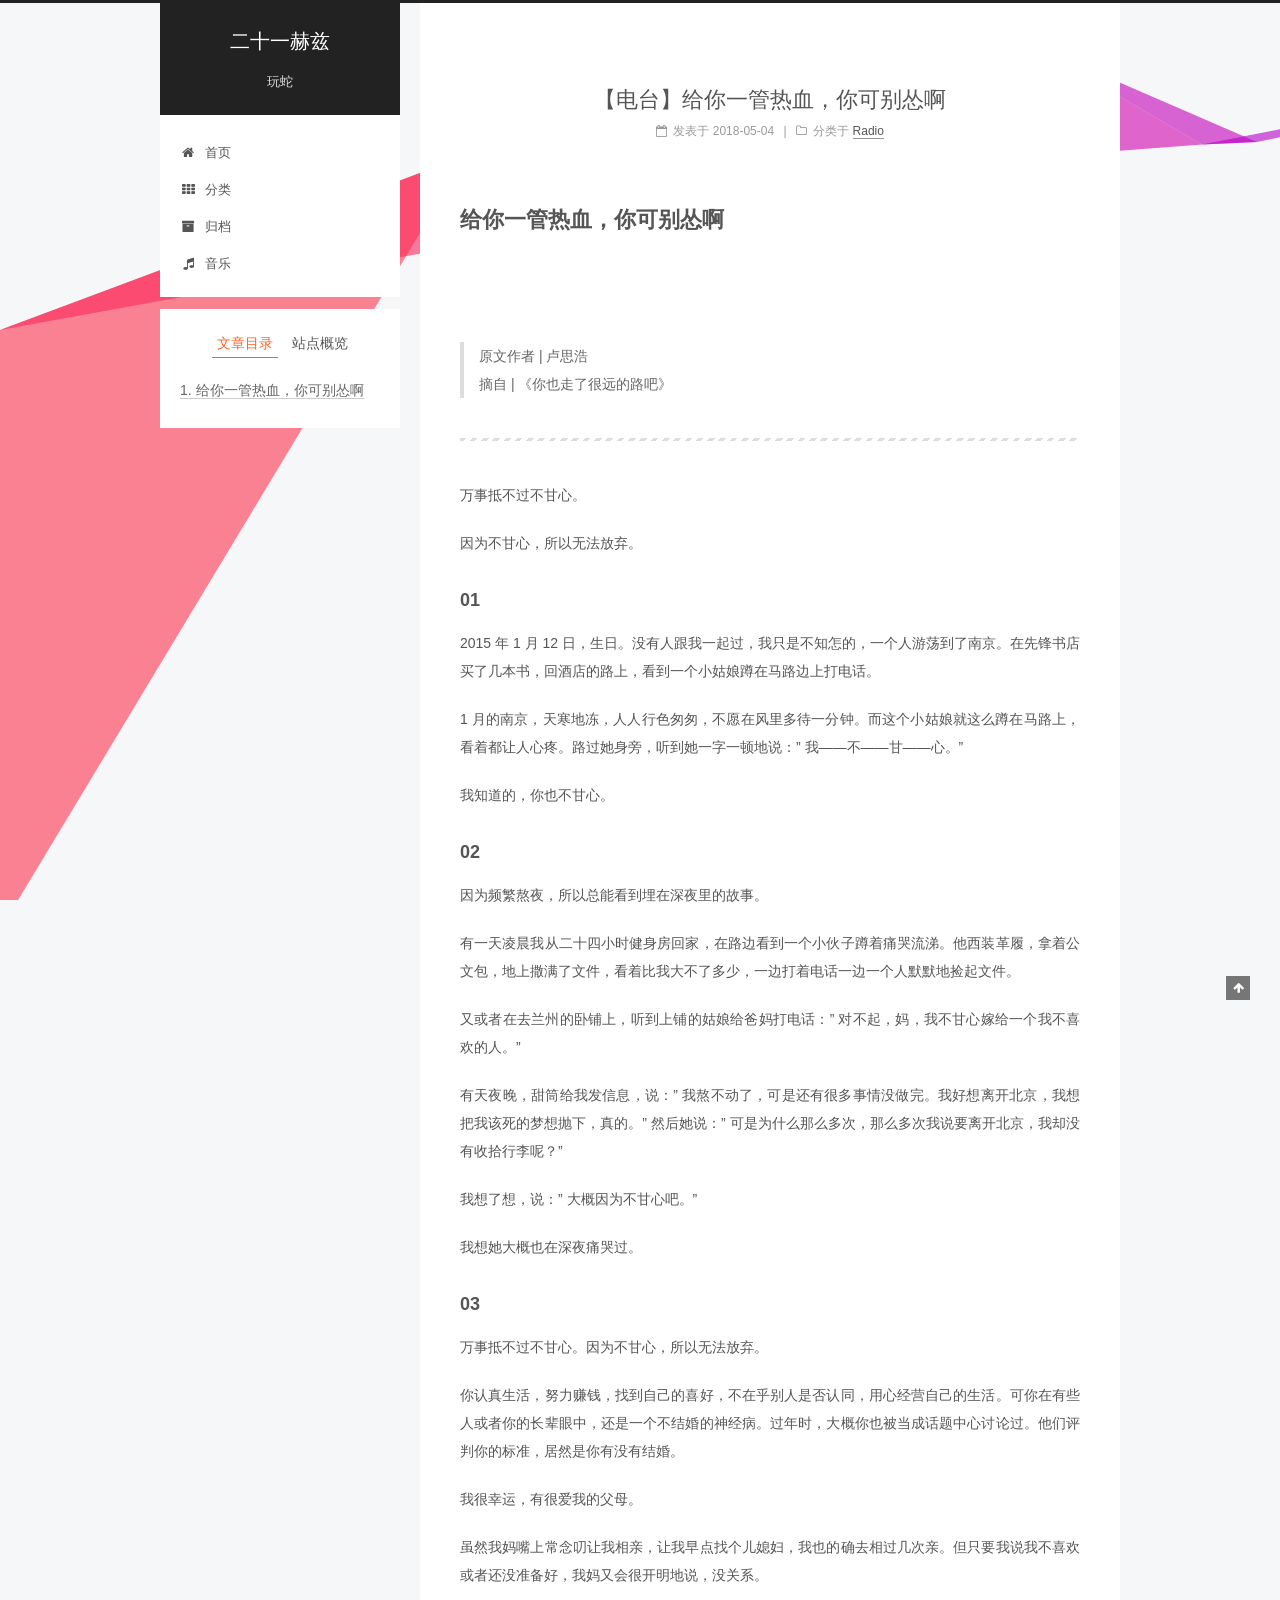
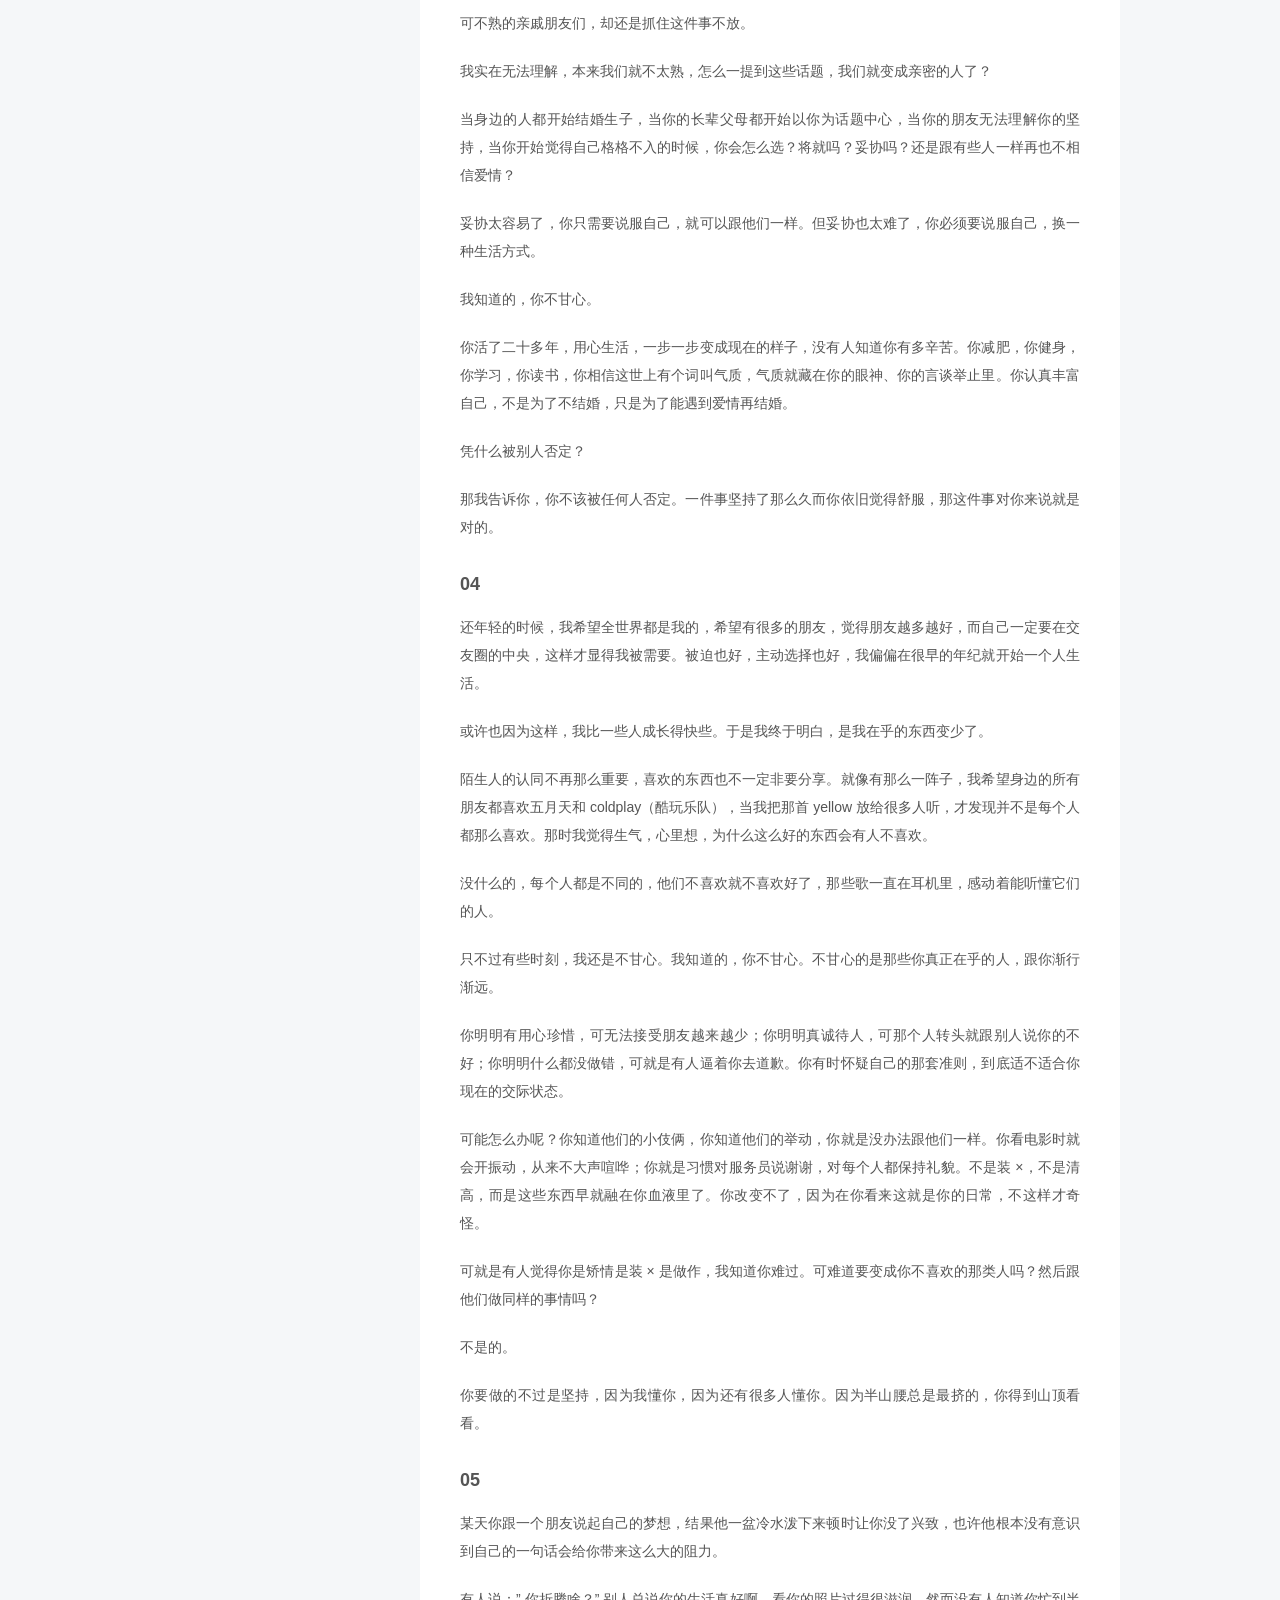
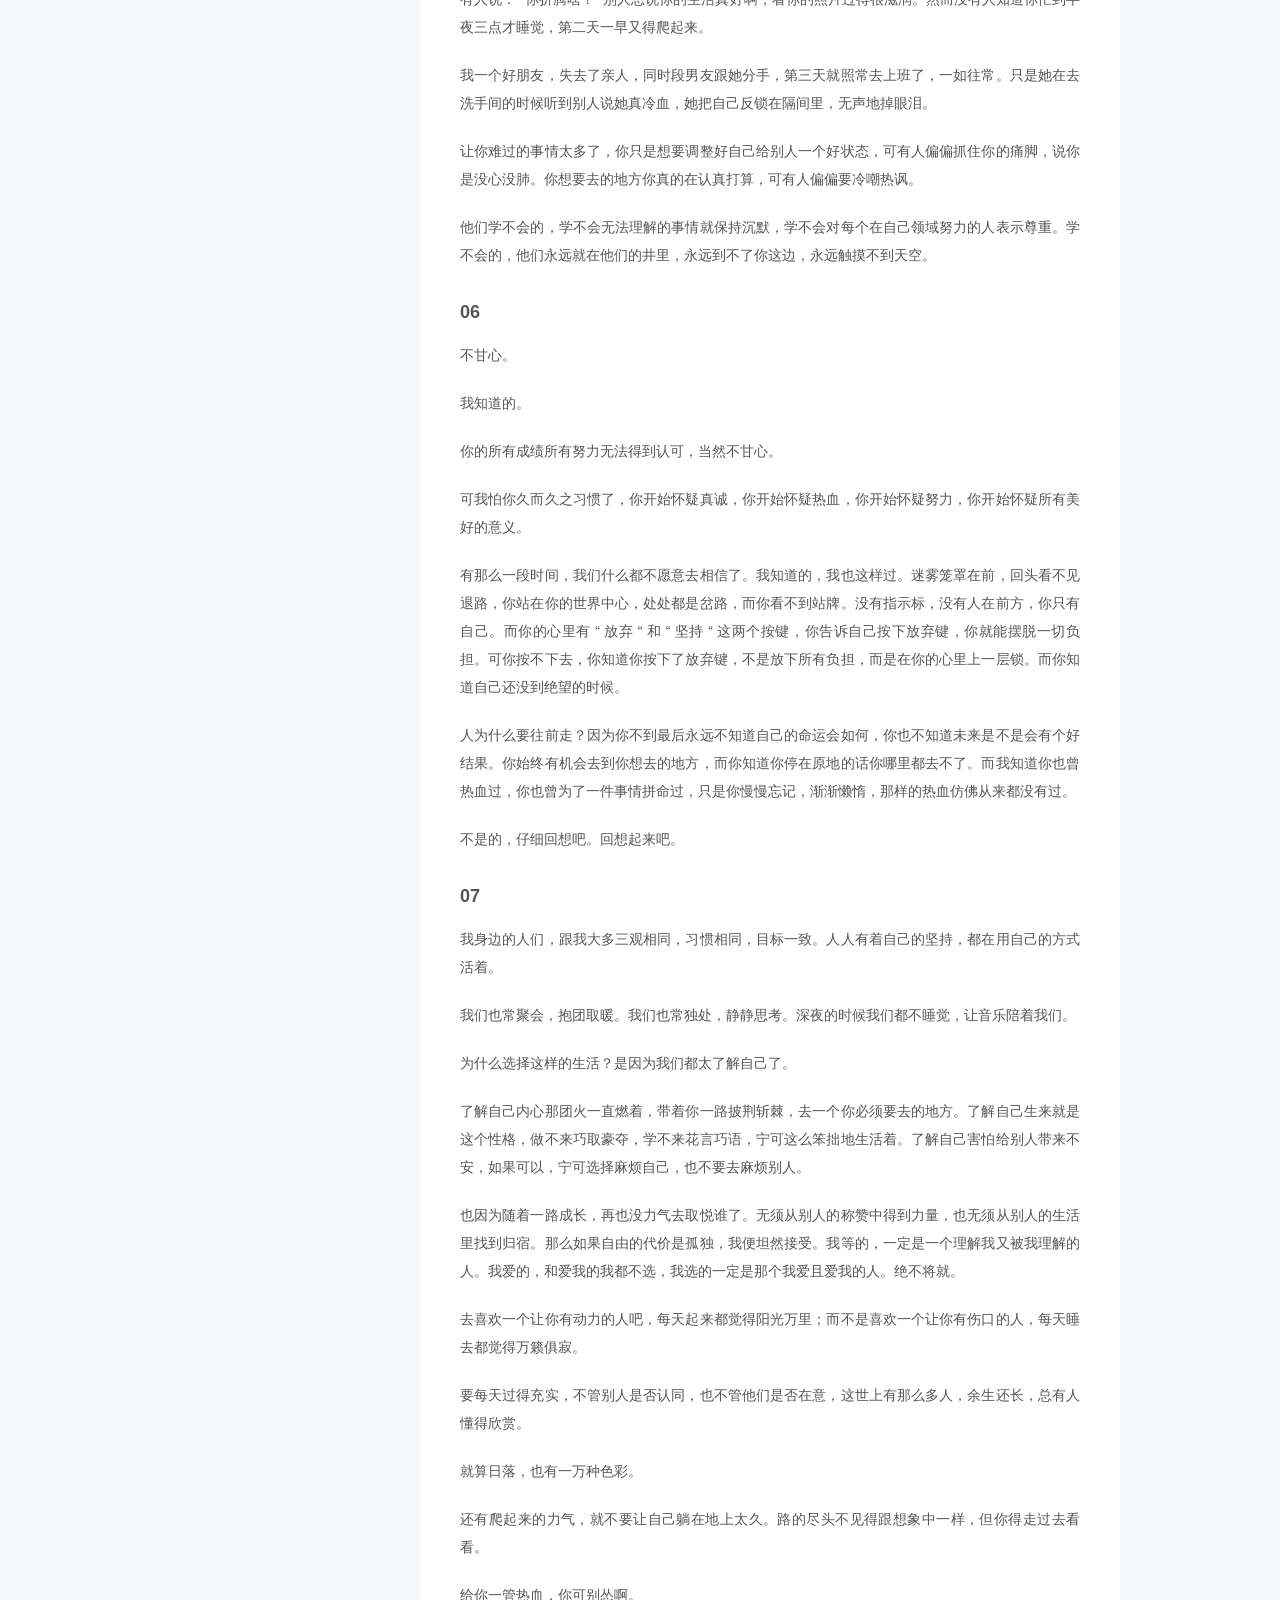
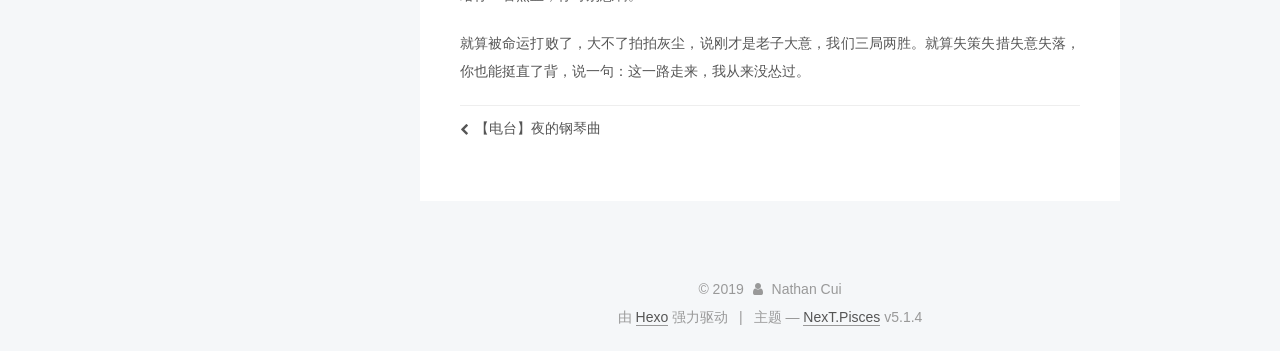
<file: 2018/05/04/【电台】给你一管热血，你可别怂啊/index.html>
<!DOCTYPE html>



  


<html class="theme-next pisces use-motion" lang="zh-Hans">
<head>
  <meta charset="UTF-8"/>
<meta http-equiv="X-UA-Compatible" content="IE=edge" />
<meta name="viewport" content="width=device-width, initial-scale=1, maximum-scale=1"/>
<meta name="theme-color" content="#222">









<meta http-equiv="Cache-Control" content="no-transform" />
<meta http-equiv="Cache-Control" content="no-siteapp" />
















  
  
  <link href="/lib/fancybox/source/jquery.fancybox.css?v=2.1.5" rel="stylesheet" type="text/css" />







<link href="/lib/font-awesome/css/font-awesome.min.css?v=4.6.2" rel="stylesheet" type="text/css" />

<link href="/css/main.css?v=5.1.4" rel="stylesheet" type="text/css" />


  <link rel="apple-touch-icon" sizes="180x180" href="/images/favicon-ios.png?v=5.1.4">


  <link rel="icon" type="image/png" sizes="32x32" href="/images/favicon-32.png?v=5.1.4">


  <link rel="icon" type="image/png" sizes="16x16" href="/images/favicon-16.png?v=5.1.4">


  <link rel="mask-icon" href="/images/logo.svg?v=5.1.4" color="#222">





  <meta name="keywords" content="Hexo, NexT" />










<meta name="description" content="给你一管热血，你可别怂啊   原文作者 | 卢思浩摘自 | 《你也走了很远的路吧》   万事抵不过不甘心。 因为不甘心，所以无法放弃。 012015 年 1 月 12 日，生日。没有人跟我一起过，我只是不知怎的，一个人游荡到了南京。在先锋书店买了几本书，回酒店的路上，看到一个小姑娘蹲在马路边上打电话。 1 月的南京，天寒地冻，人人行色匆匆，不愿在风里多待一分钟。而这个小姑娘就这么蹲在马路上，看着都">
<meta property="og:type" content="article">
<meta property="og:title" content="【电台】给你一管热血，你可别怂啊">
<meta property="og:url" content="http://nathan21hz.github.io/2018/05/04/【电台】给你一管热血，你可别怂啊/index.html">
<meta property="og:site_name" content="二十一赫兹">
<meta property="og:description" content="给你一管热血，你可别怂啊   原文作者 | 卢思浩摘自 | 《你也走了很远的路吧》   万事抵不过不甘心。 因为不甘心，所以无法放弃。 012015 年 1 月 12 日，生日。没有人跟我一起过，我只是不知怎的，一个人游荡到了南京。在先锋书店买了几本书，回酒店的路上，看到一个小姑娘蹲在马路边上打电话。 1 月的南京，天寒地冻，人人行色匆匆，不愿在风里多待一分钟。而这个小姑娘就这么蹲在马路上，看着都">
<meta property="og:locale" content="zh-Hans">
<meta property="og:updated_time" content="2018-05-03T23:56:00.450Z">
<meta name="twitter:card" content="summary">
<meta name="twitter:title" content="【电台】给你一管热血，你可别怂啊">
<meta name="twitter:description" content="给你一管热血，你可别怂啊   原文作者 | 卢思浩摘自 | 《你也走了很远的路吧》   万事抵不过不甘心。 因为不甘心，所以无法放弃。 012015 年 1 月 12 日，生日。没有人跟我一起过，我只是不知怎的，一个人游荡到了南京。在先锋书店买了几本书，回酒店的路上，看到一个小姑娘蹲在马路边上打电话。 1 月的南京，天寒地冻，人人行色匆匆，不愿在风里多待一分钟。而这个小姑娘就这么蹲在马路上，看着都">



<script type="text/javascript" id="hexo.configurations">
  var NexT = window.NexT || {};
  var CONFIG = {
    root: '/',
    scheme: 'Pisces',
    version: '5.1.4',
    sidebar: {"position":"left","display":"post","offset":12,"b2t":false,"scrollpercent":false,"onmobile":false},
    fancybox: true,
    tabs: true,
    motion: {"enable":true,"async":false,"transition":{"post_block":"fadeIn","post_header":"slideDownIn","post_body":"slideDownIn","coll_header":"slideLeftIn","sidebar":"slideUpIn"}},
    duoshuo: {
      userId: '0',
      author: '博主'
    },
    algolia: {
      applicationID: '',
      apiKey: '',
      indexName: '',
      hits: {"per_page":10},
      labels: {"input_placeholder":"Search for Posts","hits_empty":"We didn't find any results for the search: ${query}","hits_stats":"${hits} results found in ${time} ms"}
    }
  };
</script>



  <link rel="canonical" href="http://nathan21hz.github.io/2018/05/04/【电台】给你一管热血，你可别怂啊/"/>





  <title>【电台】给你一管热血，你可别怂啊 | 二十一赫兹</title>
  








</head>

<body itemscope itemtype="http://schema.org/WebPage" lang="zh-Hans">

  
  
    
  

  <div class="container sidebar-position-left page-post-detail">
    <div class="headband"></div>

    <header id="header" class="header" itemscope itemtype="http://schema.org/WPHeader">
      <div class="header-inner"><div class="site-brand-wrapper">
  <div class="site-meta ">
    

    <div class="custom-logo-site-title">
      <a href="/"  class="brand" rel="start">
        <span class="logo-line-before"><i></i></span>
        <span class="site-title">二十一赫兹</span>
        <span class="logo-line-after"><i></i></span>
      </a>
    </div>
      
        <p class="site-subtitle">玩蛇</p>
      
  </div>

  <div class="site-nav-toggle">
    <button>
      <span class="btn-bar"></span>
      <span class="btn-bar"></span>
      <span class="btn-bar"></span>
    </button>
  </div>
</div>

<nav class="site-nav">
  

  
    <ul id="menu" class="menu">
      
        
        <li class="menu-item menu-item-home">
          <a href="/" rel="section">
            
              <i class="menu-item-icon fa fa-fw fa-home"></i> <br />
            
            首页
          </a>
        </li>
      
        
        <li class="menu-item menu-item-categories">
          <a href="/categories/" rel="section">
            
              <i class="menu-item-icon fa fa-fw fa-th"></i> <br />
            
            分类
          </a>
        </li>
      
        
        <li class="menu-item menu-item-archives">
          <a href="/archives/" rel="section">
            
              <i class="menu-item-icon fa fa-fw fa-archive"></i> <br />
            
            归档
          </a>
        </li>
      
        
        <li class="menu-item menu-item-音乐">
          <a href="/music" rel="section">
            
              <i class="menu-item-icon fa fa-fw fa-music"></i> <br />
            
            音乐
          </a>
        </li>
      

      
    </ul>
  

  
</nav>



 </div>
    </header>

    <main id="main" class="main">
      <div class="main-inner">
        <div class="content-wrap">
          <div id="content" class="content">
            

  <div id="posts" class="posts-expand">
    

  

  
  
  

  <article class="post post-type-normal" itemscope itemtype="http://schema.org/Article">
  
  
  
  <div class="post-block">
    <link itemprop="mainEntityOfPage" href="http://nathan21hz.github.io/2018/05/04/【电台】给你一管热血，你可别怂啊/">

    <span hidden itemprop="author" itemscope itemtype="http://schema.org/Person">
      <meta itemprop="name" content="Nathan Cui">
      <meta itemprop="description" content="">
      <meta itemprop="image" content="/images/avatar.jpg">
    </span>

    <span hidden itemprop="publisher" itemscope itemtype="http://schema.org/Organization">
      <meta itemprop="name" content="二十一赫兹">
    </span>

    
      <header class="post-header">

        
        
          <h1 class="post-title" itemprop="name headline">【电台】给你一管热血，你可别怂啊</h1>
        

        <div class="post-meta">
          <span class="post-time">
            
              <span class="post-meta-item-icon">
                <i class="fa fa-calendar-o"></i>
              </span>
              
                <span class="post-meta-item-text">发表于</span>
              
              <time title="创建于" itemprop="dateCreated datePublished" datetime="2018-05-04T07:48:50+08:00">
                2018-05-04
              </time>
            

            

            
          </span>

          
            <span class="post-category" >
            
              <span class="post-meta-divider">|</span>
            
              <span class="post-meta-item-icon">
                <i class="fa fa-folder-o"></i>
              </span>
              
                <span class="post-meta-item-text">分类于</span>
              
              
                <span itemprop="about" itemscope itemtype="http://schema.org/Thing">
                  <a href="/categories/Radio/" itemprop="url" rel="index">
                    <span itemprop="name">Radio</span>
                  </a>
                </span>

                
                
              
            </span>
          

          
            
          

          
          

          

          

          

        </div>
      </header>
    

    
    
    
    <div class="post-body" itemprop="articleBody">

      
      

      
        <h1 id="给你一管热血，你可别怂啊"><a href="#给你一管热血，你可别怂啊" class="headerlink" title="给你一管热血，你可别怂啊"></a>给你一管热血，你可别怂啊</h1><iframe frameborder="no" border="0" marginwidth="0" marginheight="0" width="100%" height="86" src="//music.163.com/outchain/player?type=3&id=1368152399&auto=1&height=66"></iframe>

<blockquote>
<p>原文作者 | 卢思浩<br>摘自 | 《你也走了很远的路吧》</p>
</blockquote>
<hr>
<p>万事抵不过不甘心。</p>
<p>因为不甘心，所以无法放弃。</p>
<h3 id="01"><a href="#01" class="headerlink" title="01"></a>01</h3><p>2015 年 1 月 12 日，生日。没有人跟我一起过，我只是不知怎的，一个人游荡到了南京。在先锋书店买了几本书，回酒店的路上，看到一个小姑娘蹲在马路边上打电话。</p>
<p>1 月的南京，天寒地冻，人人行色匆匆，不愿在风里多待一分钟。而这个小姑娘就这么蹲在马路上，看着都让人心疼。路过她身旁，听到她一字一顿地说：” 我——不——甘——心。”</p>
<p>我知道的，你也不甘心。</p>
<h3 id="02"><a href="#02" class="headerlink" title="02"></a>02</h3><p>因为频繁熬夜，所以总能看到埋在深夜里的故事。</p>
<p>有一天凌晨我从二十四小时健身房回家，在路边看到一个小伙子蹲着痛哭流涕。他西装革履，拿着公文包，地上撒满了文件，看着比我大不了多少，一边打着电话一边一个人默默地捡起文件。</p>
<p>又或者在去兰州的卧铺上，听到上铺的姑娘给爸妈打电话：” 对不起，妈，我不甘心嫁给一个我不喜欢的人。”</p>
<p>有天夜晚，甜筒给我发信息，说：” 我熬不动了，可是还有很多事情没做完。我好想离开北京，我想把我该死的梦想抛下，真的。” 然后她说：” 可是为什么那么多次，那么多次我说要离开北京，我却没有收拾行李呢？”</p>
<p>我想了想，说：” 大概因为不甘心吧。”</p>
<p>我想她大概也在深夜痛哭过。</p>
<h3 id="03"><a href="#03" class="headerlink" title="03"></a>03</h3><p>万事抵不过不甘心。因为不甘心，所以无法放弃。</p>
<p>你认真生活，努力赚钱，找到自己的喜好，不在乎别人是否认同，用心经营自己的生活。可你在有些人或者你的长辈眼中，还是一个不结婚的神经病。过年时，大概你也被当成话题中心讨论过。他们评判你的标准，居然是你有没有结婚。</p>
<p>我很幸运，有很爱我的父母。</p>
<p>虽然我妈嘴上常念叨让我相亲，让我早点找个儿媳妇，我也的确去相过几次亲。但只要我说我不喜欢或者还没准备好，我妈又会很开明地说，没关系。</p>
<p>可不熟的亲戚朋友们，却还是抓住这件事不放。</p>
<p>我实在无法理解，本来我们就不太熟，怎么一提到这些话题，我们就变成亲密的人了？</p>
<p>当身边的人都开始结婚生子，当你的长辈父母都开始以你为话题中心，当你的朋友无法理解你的坚持，当你开始觉得自己格格不入的时候，你会怎么选？将就吗？妥协吗？还是跟有些人一样再也不相信爱情？</p>
<p>妥协太容易了，你只需要说服自己，就可以跟他们一样。但妥协也太难了，你必须要说服自己，换一种生活方式。</p>
<p>我知道的，你不甘心。</p>
<p>你活了二十多年，用心生活，一步一步变成现在的样子，没有人知道你有多辛苦。你减肥，你健身，你学习，你读书，你相信这世上有个词叫气质，气质就藏在你的眼神、你的言谈举止里。你认真丰富自己，不是为了不结婚，只是为了能遇到爱情再结婚。</p>
<p>凭什么被别人否定？</p>
<p>那我告诉你，你不该被任何人否定。一件事坚持了那么久而你依旧觉得舒服，那这件事对你来说就是对的。</p>
<h3 id="04"><a href="#04" class="headerlink" title="04"></a>04</h3><p>还年轻的时候，我希望全世界都是我的，希望有很多的朋友，觉得朋友越多越好，而自己一定要在交友圈的中央，这样才显得我被需要。被迫也好，主动选择也好，我偏偏在很早的年纪就开始一个人生活。</p>
<p>或许也因为这样，我比一些人成长得快些。于是我终于明白，是我在乎的东西变少了。</p>
<p>陌生人的认同不再那么重要，喜欢的东西也不一定非要分享。就像有那么一阵子，我希望身边的所有朋友都喜欢五月天和 coldplay（酷玩乐队），当我把那首 yellow 放给很多人听，才发现并不是每个人都那么喜欢。那时我觉得生气，心里想，为什么这么好的东西会有人不喜欢。</p>
<p>没什么的，每个人都是不同的，他们不喜欢就不喜欢好了，那些歌一直在耳机里，感动着能听懂它们的人。</p>
<p>只不过有些时刻，我还是不甘心。我知道的，你不甘心。不甘心的是那些你真正在乎的人，跟你渐行渐远。</p>
<p>你明明有用心珍惜，可无法接受朋友越来越少；你明明真诚待人，可那个人转头就跟别人说你的不好；你明明什么都没做错，可就是有人逼着你去道歉。你有时怀疑自己的那套准则，到底适不适合你现在的交际状态。</p>
<p>可能怎么办呢？你知道他们的小伎俩，你知道他们的举动，你就是没办法跟他们一样。你看电影时就会开振动，从来不大声喧哗；你就是习惯对服务员说谢谢，对每个人都保持礼貌。不是装 ×，不是清高，而是这些东西早就融在你血液里了。你改变不了，因为在你看来这就是你的日常，不这样才奇怪。</p>
<p>可就是有人觉得你是矫情是装 × 是做作，我知道你难过。可难道要变成你不喜欢的那类人吗？然后跟他们做同样的事情吗？</p>
<p>不是的。</p>
<p>你要做的不过是坚持，因为我懂你，因为还有很多人懂你。因为半山腰总是最挤的，你得到山顶看看。</p>
<h3 id="05"><a href="#05" class="headerlink" title="05"></a>05</h3><p>某天你跟一个朋友说起自己的梦想，结果他一盆冷水泼下来顿时让你没了兴致，也许他根本没有意识到自己的一句话会给你带来这么大的阻力。</p>
<p>有人说：” 你折腾啥？” 别人总说你的生活真好啊，看你的照片过得很滋润。然而没有人知道你忙到半夜三点才睡觉，第二天一早又得爬起来。</p>
<p>我一个好朋友，失去了亲人，同时段男友跟她分手，第三天就照常去上班了，一如往常。只是她在去洗手间的时候听到别人说她真冷血，她把自己反锁在隔间里，无声地掉眼泪。</p>
<p>让你难过的事情太多了，你只是想要调整好自己给别人一个好状态，可有人偏偏抓住你的痛脚，说你是没心没肺。你想要去的地方你真的在认真打算，可有人偏偏要冷嘲热讽。</p>
<p>他们学不会的，学不会无法理解的事情就保持沉默，学不会对每个在自己领域努力的人表示尊重。学不会的，他们永远就在他们的井里，永远到不了你这边，永远触摸不到天空。</p>
<h3 id="06"><a href="#06" class="headerlink" title="06"></a>06</h3><p>不甘心。</p>
<p>我知道的。</p>
<p>你的所有成绩所有努力无法得到认可，当然不甘心。</p>
<p>可我怕你久而久之习惯了，你开始怀疑真诚，你开始怀疑热血，你开始怀疑努力，你开始怀疑所有美好的意义。</p>
<p>有那么一段时间，我们什么都不愿意去相信了。我知道的，我也这样过。迷雾笼罩在前，回头看不见退路，你站在你的世界中心，处处都是岔路，而你看不到站牌。没有指示标，没有人在前方，你只有自己。而你的心里有 “ 放弃 “ 和 “ 坚持 “ 这两个按键，你告诉自己按下放弃键，你就能摆脱一切负担。可你按不下去，你知道你按下了放弃键，不是放下所有负担，而是在你的心里上一层锁。而你知道自己还没到绝望的时候。</p>
<p>人为什么要往前走？因为你不到最后永远不知道自己的命运会如何，你也不知道未来是不是会有个好结果。你始终有机会去到你想去的地方，而你知道你停在原地的话你哪里都去不了。而我知道你也曾热血过，你也曾为了一件事情拼命过，只是你慢慢忘记，渐渐懒惰，那样的热血仿佛从来都没有过。</p>
<p>不是的，仔细回想吧。回想起来吧。</p>
<h3 id="07"><a href="#07" class="headerlink" title="07"></a>07</h3><p>我身边的人们，跟我大多三观相同，习惯相同，目标一致。人人有着自己的坚持，都在用自己的方式活着。</p>
<p>我们也常聚会，抱团取暖。我们也常独处，静静思考。深夜的时候我们都不睡觉，让音乐陪着我们。</p>
<p>为什么选择这样的生活？是因为我们都太了解自己了。</p>
<p>了解自己内心那团火一直燃着，带着你一路披荆斩棘，去一个你必须要去的地方。了解自己生来就是这个性格，做不来巧取豪夺，学不来花言巧语，宁可这么笨拙地生活着。了解自己害怕给别人带来不安，如果可以，宁可选择麻烦自己，也不要去麻烦别人。</p>
<p>也因为随着一路成长，再也没力气去取悦谁了。无须从别人的称赞中得到力量，也无须从别人的生活里找到归宿。那么如果自由的代价是孤独，我便坦然接受。我等的，一定是一个理解我又被我理解的人。我爱的，和爱我的我都不选，我选的一定是那个我爱且爱我的人。绝不将就。</p>
<p>去喜欢一个让你有动力的人吧，每天起来都觉得阳光万里；而不是喜欢一个让你有伤口的人，每天睡去都觉得万籁俱寂。</p>
<p>要每天过得充实，不管别人是否认同，也不管他们是否在意，这世上有那么多人，余生还长，总有人懂得欣赏。</p>
<p>就算日落，也有一万种色彩。</p>
<p>还有爬起来的力气，就不要让自己躺在地上太久。路的尽头不见得跟想象中一样，但你得走过去看看。</p>
<p>给你一管热血，你可别怂啊。</p>
<p>就算被命运打败了，大不了拍拍灰尘，说刚才是老子大意，我们三局两胜。就算失策失措失意失落，你也能挺直了背，说一句：这一路走来，我从来没怂过。</p>

      
    </div>
    
    
    

    

    

    

    <footer class="post-footer">
      

      
      
      

      
        <div class="post-nav">
          <div class="post-nav-next post-nav-item">
            
              <a href="/2018/05/04/【电台】夜的钢琴曲/" rel="next" title="【电台】夜的钢琴曲">
                <i class="fa fa-chevron-left"></i> 【电台】夜的钢琴曲
              </a>
            
          </div>

          <span class="post-nav-divider"></span>

          <div class="post-nav-prev post-nav-item">
            
          </div>
        </div>
      

      
      
    </footer>
  </div>
  
  
  
  </article>



    <div class="post-spread">
      
    </div>
  </div>


          </div>
          


          

  



        </div>
        
          
  
  <div class="sidebar-toggle">
    <div class="sidebar-toggle-line-wrap">
      <span class="sidebar-toggle-line sidebar-toggle-line-first"></span>
      <span class="sidebar-toggle-line sidebar-toggle-line-middle"></span>
      <span class="sidebar-toggle-line sidebar-toggle-line-last"></span>
    </div>
  </div>

  <aside id="sidebar" class="sidebar">
    
    <div class="sidebar-inner">

      

      
        <ul class="sidebar-nav motion-element">
          <li class="sidebar-nav-toc sidebar-nav-active" data-target="post-toc-wrap">
            文章目录
          </li>
          <li class="sidebar-nav-overview" data-target="site-overview-wrap">
            站点概览
          </li>
        </ul>
      

      <section class="site-overview-wrap sidebar-panel">
        <div class="site-overview">
          <div class="site-author motion-element" itemprop="author" itemscope itemtype="http://schema.org/Person">
            
              <img class="site-author-image" itemprop="image"
                src="/images/avatar.jpg"
                alt="Nathan Cui" />
            
              <p class="site-author-name" itemprop="name">Nathan Cui</p>
              <p class="site-description motion-element" itemprop="description"></p>
          </div>

          <nav class="site-state motion-element">

            
              <div class="site-state-item site-state-posts">
              
                <a href="/archives/">
              
                  <span class="site-state-item-count">5</span>
                  <span class="site-state-item-name">日志</span>
                </a>
              </div>
            

            
              
              
              <div class="site-state-item site-state-categories">
                <a href="/categories/index.html">
                  <span class="site-state-item-count">2</span>
                  <span class="site-state-item-name">分类</span>
                </a>
              </div>
            

            

          </nav>

          

          
            <div class="links-of-author motion-element">
                
                  <span class="links-of-author-item">
                    <a href="https://github.com/nathan21hz" target="_blank" title="GitHub">
                      
                        <i class="fa fa-fw fa-github"></i>GitHub</a>
                  </span>
                
                  <span class="links-of-author-item">
                    <a href="https://weibo.com/u/2722727323" target="_blank" title="微博">
                      
                        <i class="fa fa-fw fa-weibo"></i>微博</a>
                  </span>
                
            </div>
          

          
          

          
          

          

        </div>
      </section>

      
      <!--noindex-->
        <section class="post-toc-wrap motion-element sidebar-panel sidebar-panel-active">
          <div class="post-toc">

            
              
            

            
              <div class="post-toc-content"><ol class="nav"><li class="nav-item nav-level-1"><a class="nav-link" href="#给你一管热血，你可别怂啊"><span class="nav-number">1.</span> <span class="nav-text">给你一管热血，你可别怂啊</span></a><ol class="nav-child"><li class="nav-item nav-level-3"><a class="nav-link" href="#01"><span class="nav-number">1.0.1.</span> <span class="nav-text">01</span></a></li><li class="nav-item nav-level-3"><a class="nav-link" href="#02"><span class="nav-number">1.0.2.</span> <span class="nav-text">02</span></a></li><li class="nav-item nav-level-3"><a class="nav-link" href="#03"><span class="nav-number">1.0.3.</span> <span class="nav-text">03</span></a></li><li class="nav-item nav-level-3"><a class="nav-link" href="#04"><span class="nav-number">1.0.4.</span> <span class="nav-text">04</span></a></li><li class="nav-item nav-level-3"><a class="nav-link" href="#05"><span class="nav-number">1.0.5.</span> <span class="nav-text">05</span></a></li><li class="nav-item nav-level-3"><a class="nav-link" href="#06"><span class="nav-number">1.0.6.</span> <span class="nav-text">06</span></a></li><li class="nav-item nav-level-3"><a class="nav-link" href="#07"><span class="nav-number">1.0.7.</span> <span class="nav-text">07</span></a></li></ol></li></ol></li></ol></div>
            

          </div>
        </section>
      <!--/noindex-->
      

      

    </div>
  </aside>


        
      </div>
    </main>

    <footer id="footer" class="footer">
      <div class="footer-inner">
        <div class="copyright">&copy; <span itemprop="copyrightYear">2019</span>
  <span class="with-love">
    <i class="fa fa-user"></i>
  </span>
  <span class="author" itemprop="copyrightHolder">Nathan Cui</span>

  
</div>


  <div class="powered-by">由 <a class="theme-link" target="_blank" href="https://hexo.io">Hexo</a> 强力驱动</div>



  <span class="post-meta-divider">|</span>



  <div class="theme-info">主题 &mdash; <a class="theme-link" target="_blank" href="https://github.com/iissnan/hexo-theme-next">NexT.Pisces</a> v5.1.4</div>




        







        
      </div>
    </footer>

    
      <div class="back-to-top">
        <i class="fa fa-arrow-up"></i>
        
      </div>
    

    

  </div>

  

<script type="text/javascript">
  if (Object.prototype.toString.call(window.Promise) !== '[object Function]') {
    window.Promise = null;
  }
</script>









  










  



  
  
    <script type="text/javascript" src="/lib/jquery/index.js?v=2.1.3"></script>
  

  
  
    <script type="text/javascript" src="/lib/fastclick/lib/fastclick.min.js?v=1.0.6"></script>
  

  
  
    <script type="text/javascript" src="/lib/jquery_lazyload/jquery.lazyload.js?v=1.9.7"></script>
  

  
  
    <script type="text/javascript" src="/lib/velocity/velocity.min.js?v=1.2.1"></script>
  

  
  
    <script type="text/javascript" src="/lib/velocity/velocity.ui.min.js?v=1.2.1"></script>
  

  
  
    <script type="text/javascript" src="/lib/fancybox/source/jquery.fancybox.pack.js?v=2.1.5"></script>
  

  
  
    <script id="ribbon" type="text/javascript" size="300" alpha="0.6"  zIndex="-1" src="/lib/canvas-ribbon/canvas-ribbon.js"></script>
  


  


  <script type="text/javascript" src="/js/src/utils.js?v=5.1.4"></script>

  <script type="text/javascript" src="/js/src/motion.js?v=5.1.4"></script>



  
  


  <script type="text/javascript" src="/js/src/affix.js?v=5.1.4"></script>

  <script type="text/javascript" src="/js/src/schemes/pisces.js?v=5.1.4"></script>



  
  <script type="text/javascript" src="/js/src/scrollspy.js?v=5.1.4"></script>
<script type="text/javascript" src="/js/src/post-details.js?v=5.1.4"></script>



  


  <script type="text/javascript" src="/js/src/bootstrap.js?v=5.1.4"></script>



  


  




	





  





  












  





  

  

  

  
  

  

  

  

</body>
</html>
</file>
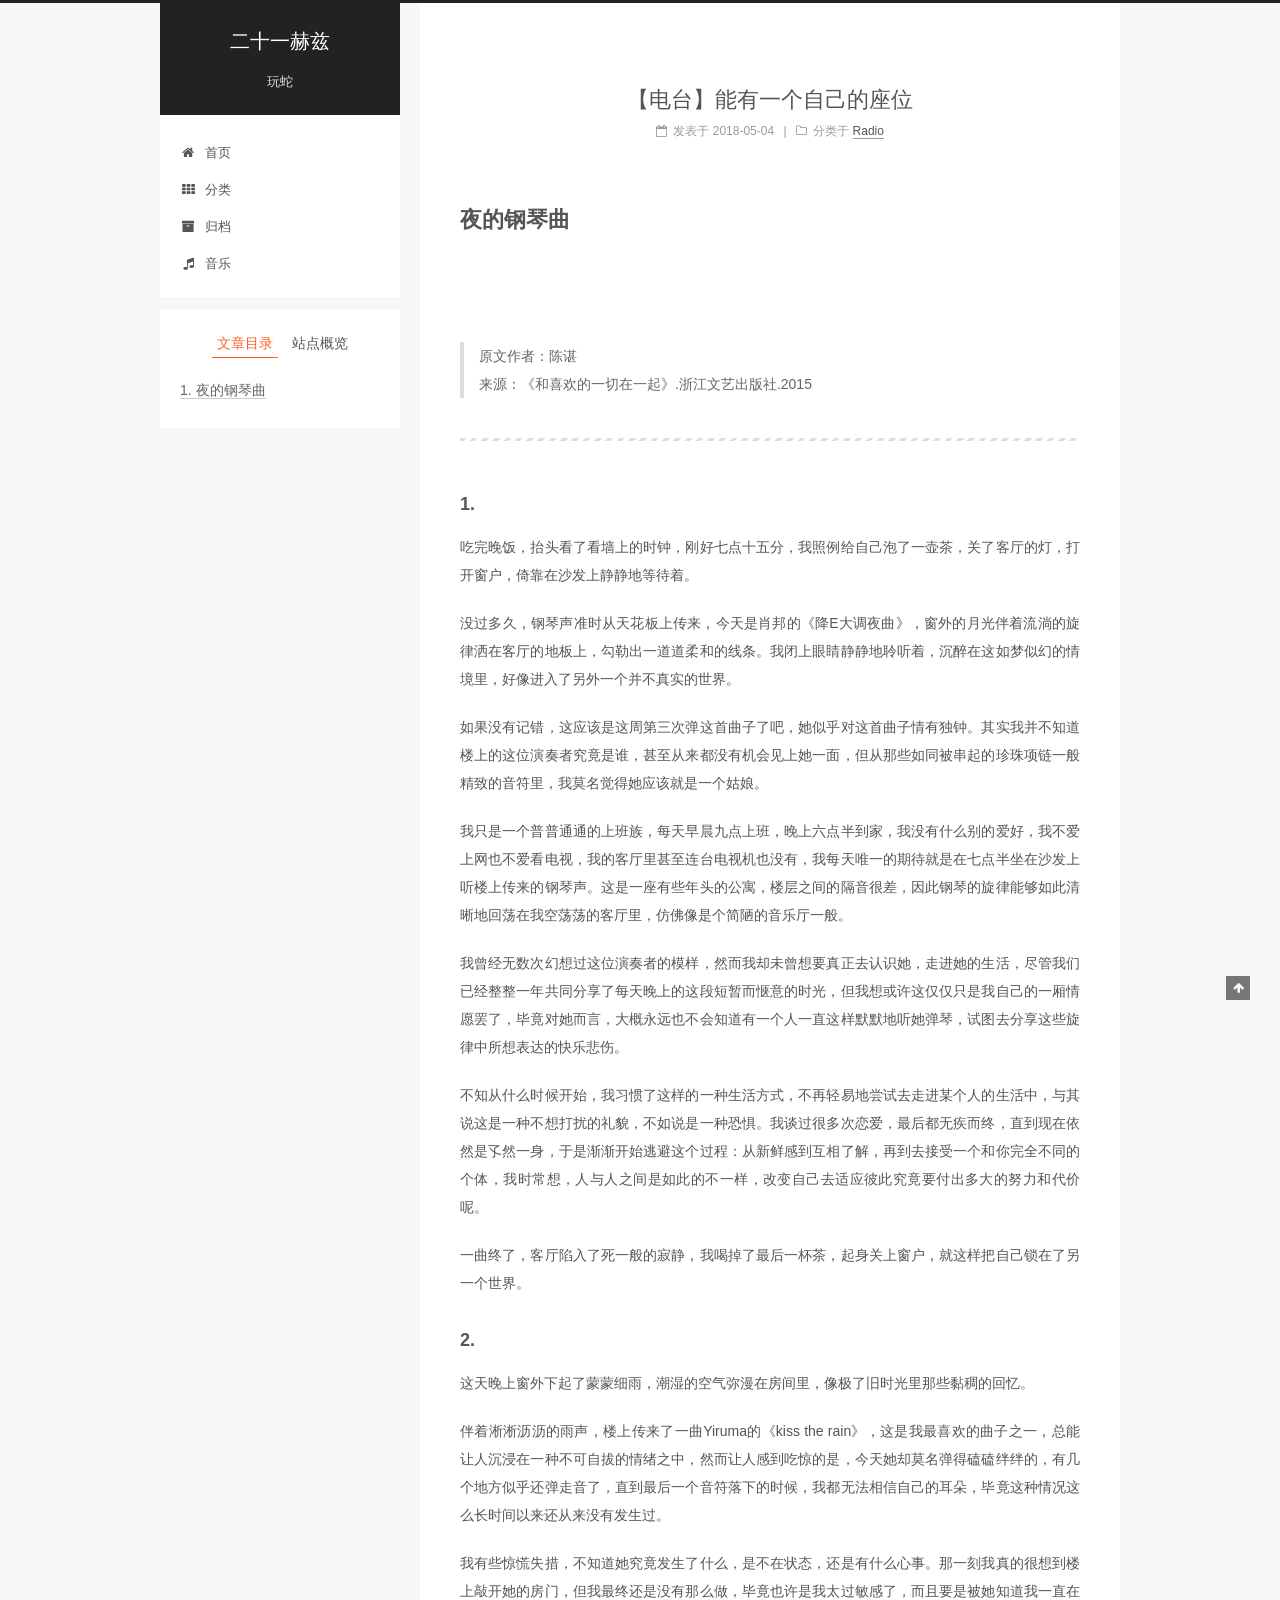
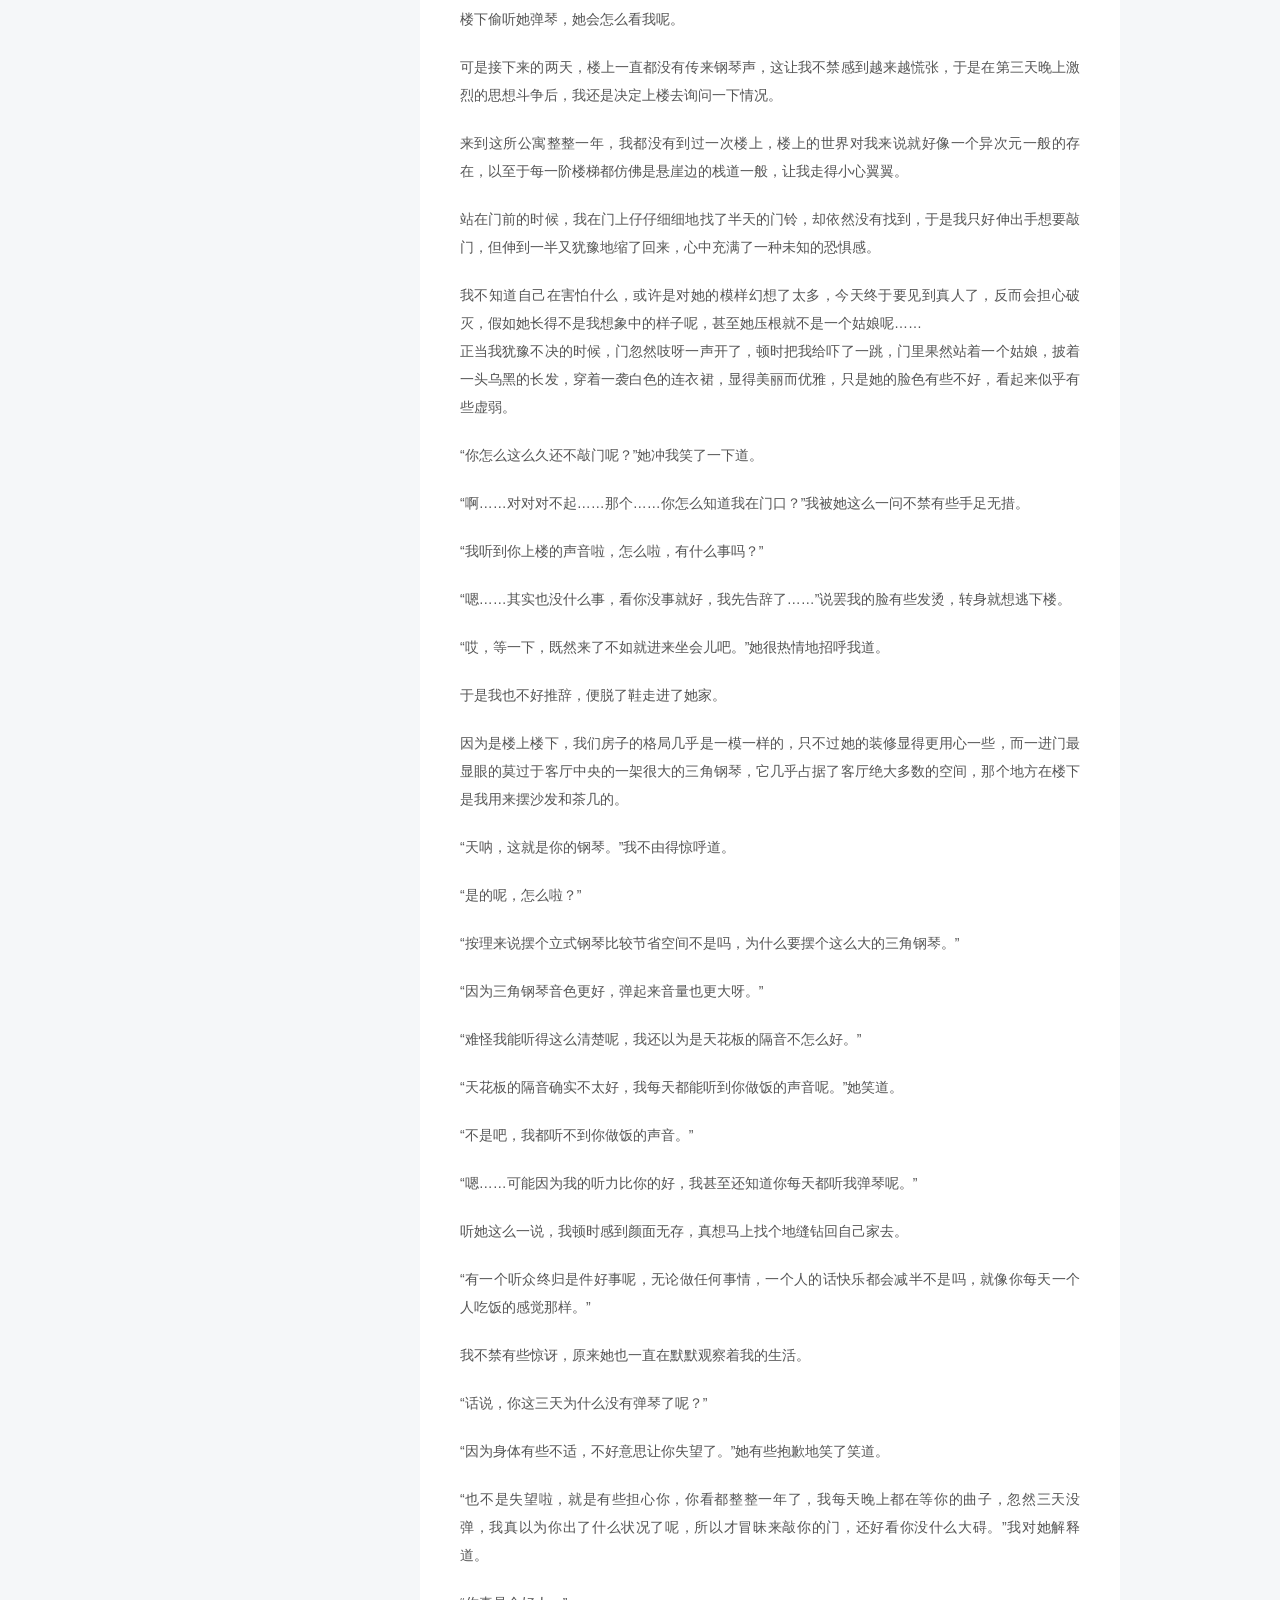
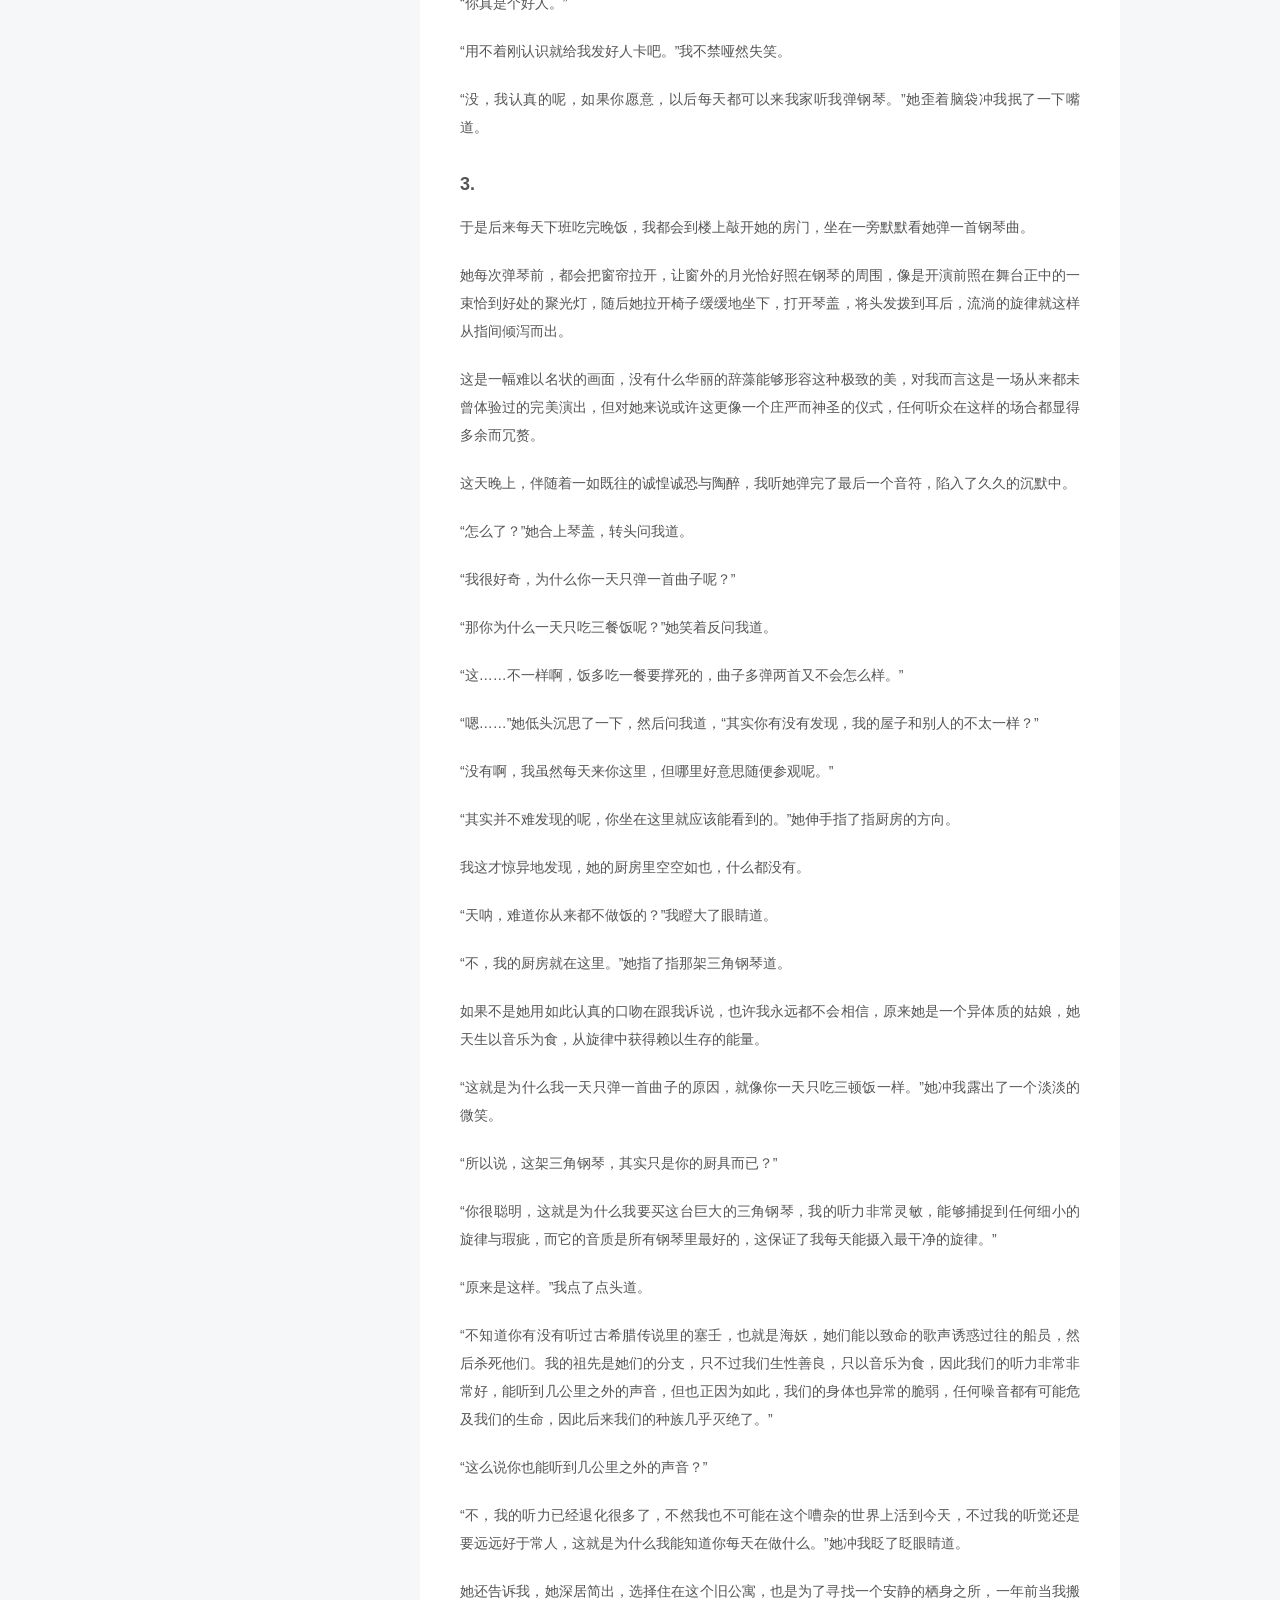
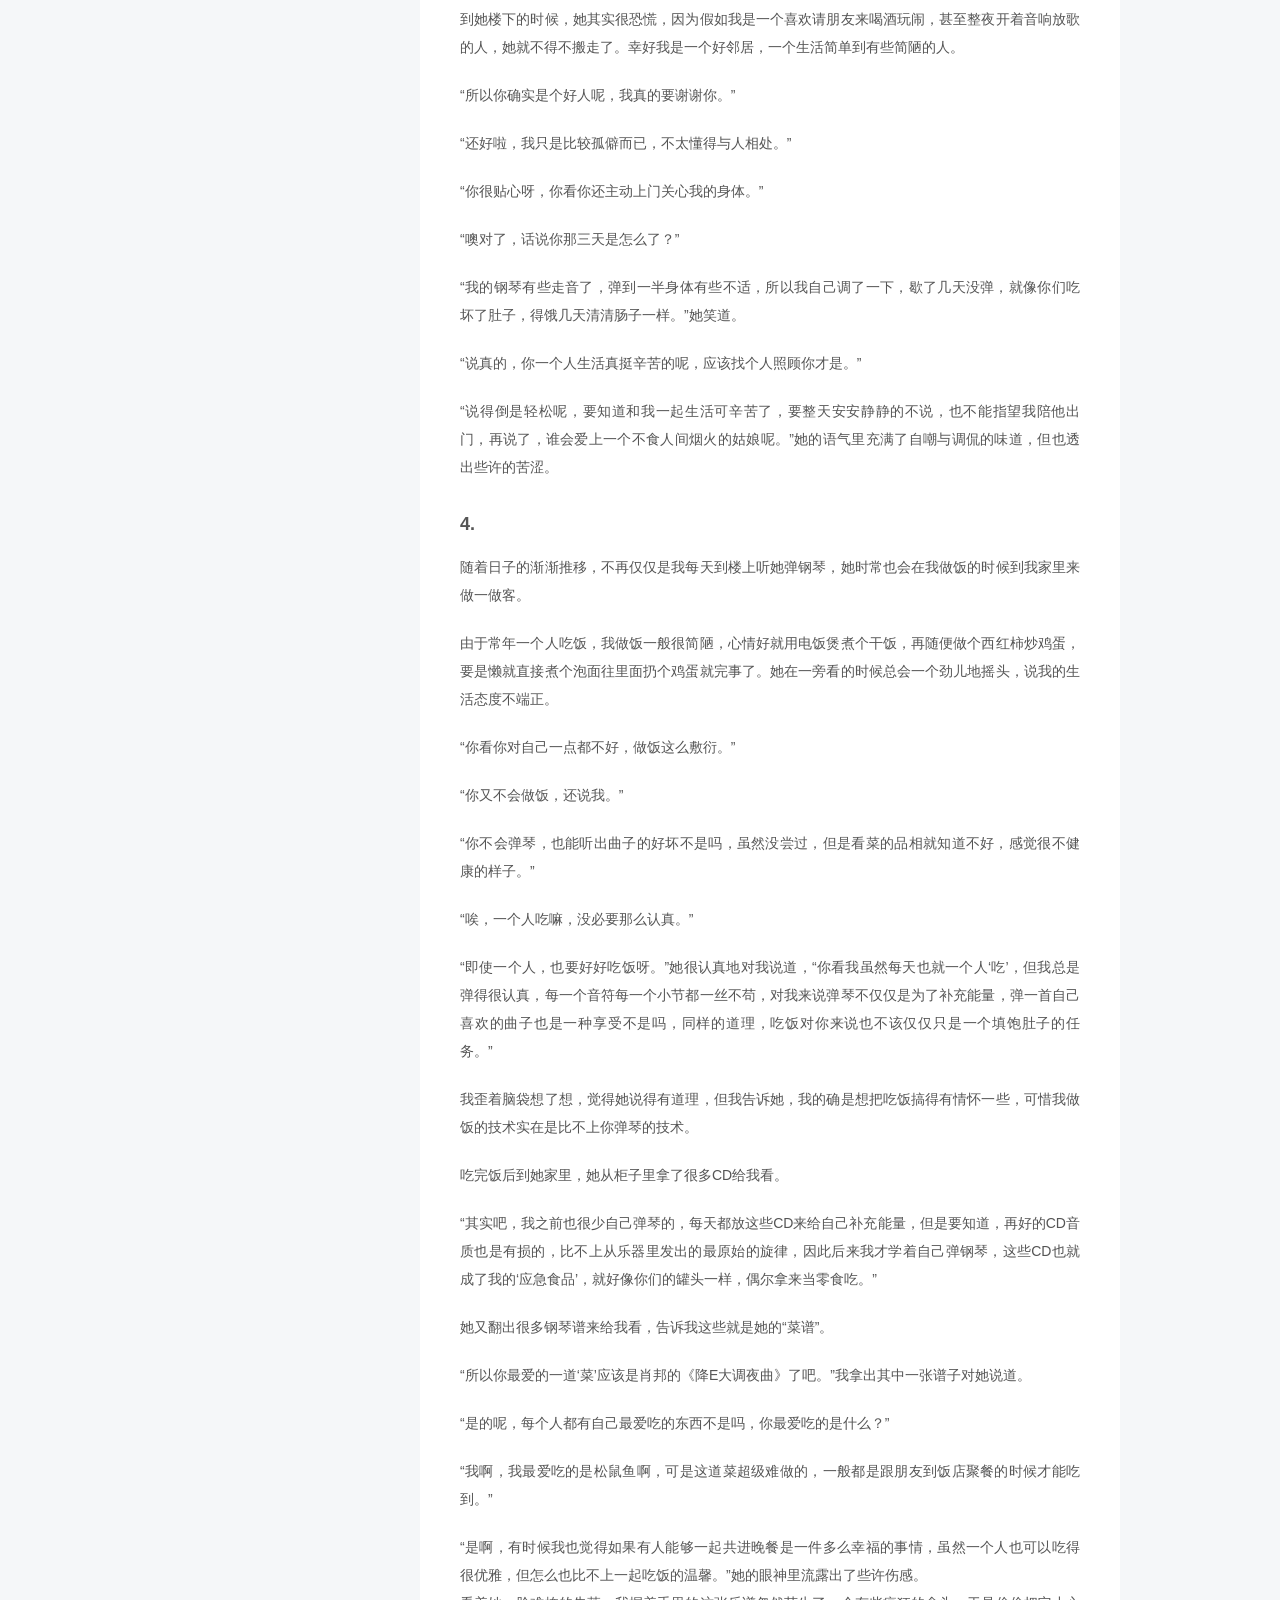
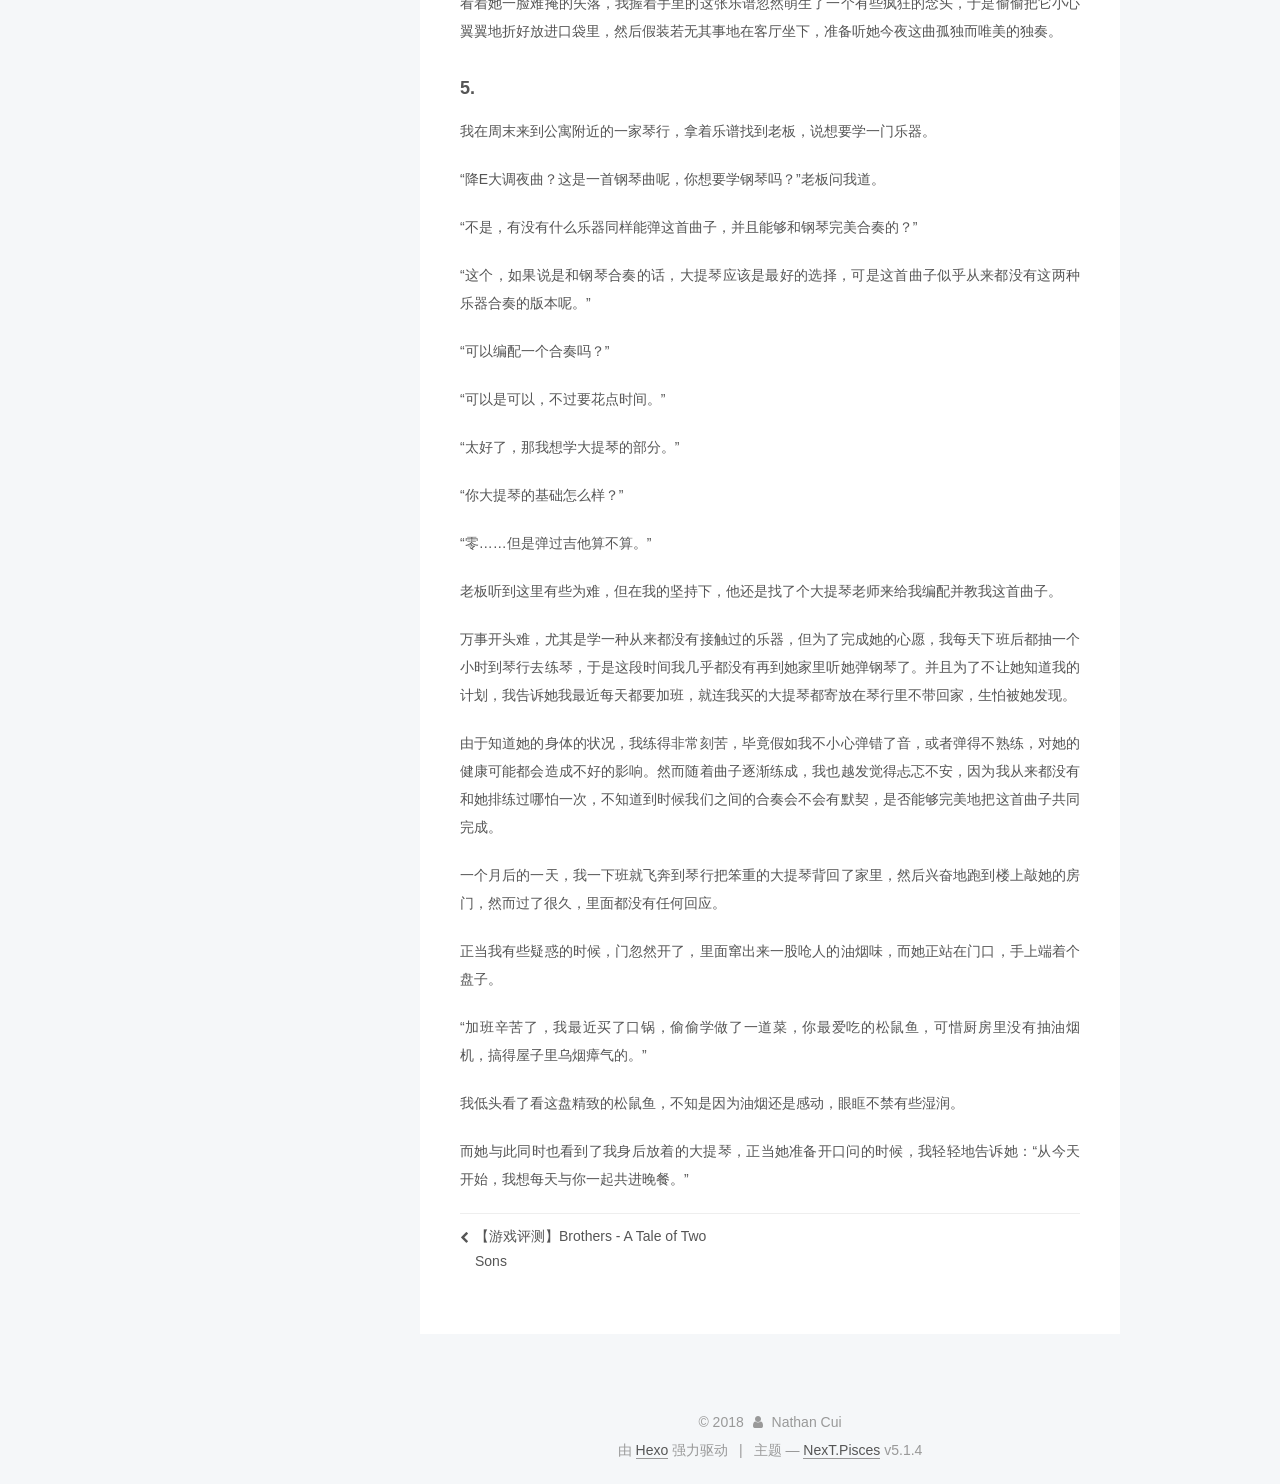
<file: 2018/05/04/【电台】能有一个自己的座位/index.html>
<!DOCTYPE html>



  


<html class="theme-next pisces use-motion" lang="zh-Hans">
<head>
  <meta charset="UTF-8"/>
<meta http-equiv="X-UA-Compatible" content="IE=edge" />
<meta name="viewport" content="width=device-width, initial-scale=1, maximum-scale=1"/>
<meta name="theme-color" content="#222">









<meta http-equiv="Cache-Control" content="no-transform" />
<meta http-equiv="Cache-Control" content="no-siteapp" />
















  
  
  <link href="/lib/fancybox/source/jquery.fancybox.css?v=2.1.5" rel="stylesheet" type="text/css" />







<link href="/lib/font-awesome/css/font-awesome.min.css?v=4.6.2" rel="stylesheet" type="text/css" />

<link href="/css/main.css?v=5.1.4" rel="stylesheet" type="text/css" />


  <link rel="apple-touch-icon" sizes="180x180" href="/images/apple-touch-icon-next.png?v=5.1.4">


  <link rel="icon" type="image/png" sizes="32x32" href="/images/favicon-32x32-next.png?v=5.1.4">


  <link rel="icon" type="image/png" sizes="16x16" href="/images/favicon-16x16-next.png?v=5.1.4">


  <link rel="mask-icon" href="/images/logo.svg?v=5.1.4" color="#222">





  <meta name="keywords" content="Hexo, NexT" />










<meta name="description" content="夜的钢琴曲   原文作者：陈谌来源：《和喜欢的一切在一起》.浙江文艺出版社.2015   1.吃完晚饭，抬头看了看墙上的时钟，刚好七点十五分，我照例给自己泡了一壶茶，关了客厅的灯，打开窗户，倚靠在沙发上静静地等待着。 没过多久，钢琴声准时从天花板上传来，今天是肖邦的《降E大调夜曲》，窗外的月光伴着流淌的旋律洒在客厅的地板上，勾勒出一道道柔和的线条。我闭上眼睛静静地聆听着，沉醉在这如梦似幻的情境里，">
<meta property="og:type" content="article">
<meta property="og:title" content="【电台】能有一个自己的座位">
<meta property="og:url" content="http://nathan21hz.github.io/2018/05/04/【电台】能有一个自己的座位/index.html">
<meta property="og:site_name" content="二十一赫兹">
<meta property="og:description" content="夜的钢琴曲   原文作者：陈谌来源：《和喜欢的一切在一起》.浙江文艺出版社.2015   1.吃完晚饭，抬头看了看墙上的时钟，刚好七点十五分，我照例给自己泡了一壶茶，关了客厅的灯，打开窗户，倚靠在沙发上静静地等待着。 没过多久，钢琴声准时从天花板上传来，今天是肖邦的《降E大调夜曲》，窗外的月光伴着流淌的旋律洒在客厅的地板上，勾勒出一道道柔和的线条。我闭上眼睛静静地聆听着，沉醉在这如梦似幻的情境里，">
<meta property="og:locale" content="zh-Hans">
<meta property="og:updated_time" content="2018-05-03T23:46:43.413Z">
<meta name="twitter:card" content="summary">
<meta name="twitter:title" content="【电台】能有一个自己的座位">
<meta name="twitter:description" content="夜的钢琴曲   原文作者：陈谌来源：《和喜欢的一切在一起》.浙江文艺出版社.2015   1.吃完晚饭，抬头看了看墙上的时钟，刚好七点十五分，我照例给自己泡了一壶茶，关了客厅的灯，打开窗户，倚靠在沙发上静静地等待着。 没过多久，钢琴声准时从天花板上传来，今天是肖邦的《降E大调夜曲》，窗外的月光伴着流淌的旋律洒在客厅的地板上，勾勒出一道道柔和的线条。我闭上眼睛静静地聆听着，沉醉在这如梦似幻的情境里，">



<script type="text/javascript" id="hexo.configurations">
  var NexT = window.NexT || {};
  var CONFIG = {
    root: '/',
    scheme: 'Pisces',
    version: '5.1.4',
    sidebar: {"position":"left","display":"post","offset":12,"b2t":false,"scrollpercent":false,"onmobile":false},
    fancybox: true,
    tabs: true,
    motion: {"enable":true,"async":false,"transition":{"post_block":"fadeIn","post_header":"slideDownIn","post_body":"slideDownIn","coll_header":"slideLeftIn","sidebar":"slideUpIn"}},
    duoshuo: {
      userId: '0',
      author: '博主'
    },
    algolia: {
      applicationID: '',
      apiKey: '',
      indexName: '',
      hits: {"per_page":10},
      labels: {"input_placeholder":"Search for Posts","hits_empty":"We didn't find any results for the search: ${query}","hits_stats":"${hits} results found in ${time} ms"}
    }
  };
</script>



  <link rel="canonical" href="http://nathan21hz.github.io/2018/05/04/【电台】能有一个自己的座位/"/>





  <title>【电台】能有一个自己的座位 | 二十一赫兹</title>
  








</head>

<body itemscope itemtype="http://schema.org/WebPage" lang="zh-Hans">

  
  
    
  

  <div class="container sidebar-position-left page-post-detail">
    <div class="headband"></div>

    <header id="header" class="header" itemscope itemtype="http://schema.org/WPHeader">
      <div class="header-inner"><div class="site-brand-wrapper">
  <div class="site-meta ">
    

    <div class="custom-logo-site-title">
      <a href="/"  class="brand" rel="start">
        <span class="logo-line-before"><i></i></span>
        <span class="site-title">二十一赫兹</span>
        <span class="logo-line-after"><i></i></span>
      </a>
    </div>
      
        <p class="site-subtitle">玩蛇</p>
      
  </div>

  <div class="site-nav-toggle">
    <button>
      <span class="btn-bar"></span>
      <span class="btn-bar"></span>
      <span class="btn-bar"></span>
    </button>
  </div>
</div>

<nav class="site-nav">
  

  
    <ul id="menu" class="menu">
      
        
        <li class="menu-item menu-item-home">
          <a href="/" rel="section">
            
              <i class="menu-item-icon fa fa-fw fa-home"></i> <br />
            
            首页
          </a>
        </li>
      
        
        <li class="menu-item menu-item-categories">
          <a href="/categories/" rel="section">
            
              <i class="menu-item-icon fa fa-fw fa-th"></i> <br />
            
            分类
          </a>
        </li>
      
        
        <li class="menu-item menu-item-archives">
          <a href="/archives/" rel="section">
            
              <i class="menu-item-icon fa fa-fw fa-archive"></i> <br />
            
            归档
          </a>
        </li>
      
        
        <li class="menu-item menu-item-音乐">
          <a href="/music" rel="section">
            
              <i class="menu-item-icon fa fa-fw fa-music"></i> <br />
            
            音乐
          </a>
        </li>
      

      
    </ul>
  

  
</nav>



 </div>
    </header>

    <main id="main" class="main">
      <div class="main-inner">
        <div class="content-wrap">
          <div id="content" class="content">
            

  <div id="posts" class="posts-expand">
    

  

  
  
  

  <article class="post post-type-normal" itemscope itemtype="http://schema.org/Article">
  
  
  
  <div class="post-block">
    <link itemprop="mainEntityOfPage" href="http://nathan21hz.github.io/2018/05/04/【电台】能有一个自己的座位/">

    <span hidden itemprop="author" itemscope itemtype="http://schema.org/Person">
      <meta itemprop="name" content="Nathan Cui">
      <meta itemprop="description" content="">
      <meta itemprop="image" content="/images/avatar.jpg">
    </span>

    <span hidden itemprop="publisher" itemscope itemtype="http://schema.org/Organization">
      <meta itemprop="name" content="二十一赫兹">
    </span>

    
      <header class="post-header">

        
        
          <h1 class="post-title" itemprop="name headline">【电台】能有一个自己的座位</h1>
        

        <div class="post-meta">
          <span class="post-time">
            
              <span class="post-meta-item-icon">
                <i class="fa fa-calendar-o"></i>
              </span>
              
                <span class="post-meta-item-text">发表于</span>
              
              <time title="创建于" itemprop="dateCreated datePublished" datetime="2018-05-04T07:39:13+08:00">
                2018-05-04
              </time>
            

            

            
          </span>

          
            <span class="post-category" >
            
              <span class="post-meta-divider">|</span>
            
              <span class="post-meta-item-icon">
                <i class="fa fa-folder-o"></i>
              </span>
              
                <span class="post-meta-item-text">分类于</span>
              
              
                <span itemprop="about" itemscope itemtype="http://schema.org/Thing">
                  <a href="/categories/Radio/" itemprop="url" rel="index">
                    <span itemprop="name">Radio</span>
                  </a>
                </span>

                
                
              
            </span>
          

          
            
          

          
          

          

          

          

        </div>
      </header>
    

    
    
    
    <div class="post-body" itemprop="articleBody">

      
      

      
        <h1 id="夜的钢琴曲"><a href="#夜的钢琴曲" class="headerlink" title="夜的钢琴曲"></a>夜的钢琴曲</h1><iframe frameborder="no" border="0" marginwidth="0" marginheight="0" width="100%" height="86" src="//music.163.com/outchain/player?type=3&id=909262548&auto=0&height=66"></iframe>

<blockquote>
<p>原文作者：陈谌<br>来源：《和喜欢的一切在一起》.浙江文艺出版社.2015</p>
</blockquote>
<hr>
<h3 id="1"><a href="#1" class="headerlink" title="1."></a>1.</h3><p>吃完晚饭，抬头看了看墙上的时钟，刚好七点十五分，我照例给自己泡了一壶茶，关了客厅的灯，打开窗户，倚靠在沙发上静静地等待着。</p>
<p>没过多久，钢琴声准时从天花板上传来，今天是肖邦的《降E大调夜曲》，窗外的月光伴着流淌的旋律洒在客厅的地板上，勾勒出一道道柔和的线条。我闭上眼睛静静地聆听着，沉醉在这如梦似幻的情境里，好像进入了另外一个并不真实的世界。</p>
<p>如果没有记错，这应该是这周第三次弹这首曲子了吧，她似乎对这首曲子情有独钟。其实我并不知道楼上的这位演奏者究竟是谁，甚至从来都没有机会见上她一面，但从那些如同被串起的珍珠项链一般精致的音符里，我莫名觉得她应该就是一个姑娘。</p>
<p>我只是一个普普通通的上班族，每天早晨九点上班，晚上六点半到家，我没有什么别的爱好，我不爱上网也不爱看电视，我的客厅里甚至连台电视机也没有，我每天唯一的期待就是在七点半坐在沙发上听楼上传来的钢琴声。这是一座有些年头的公寓，楼层之间的隔音很差，因此钢琴的旋律能够如此清晰地回荡在我空荡荡的客厅里，仿佛像是个简陋的音乐厅一般。</p>
<p>我曾经无数次幻想过这位演奏者的模样，然而我却未曾想要真正去认识她，走进她的生活，尽管我们已经整整一年共同分享了每天晚上的这段短暂而惬意的时光，但我想或许这仅仅只是我自己的一厢情愿罢了，毕竟对她而言，大概永远也不会知道有一个人一直这样默默地听她弹琴，试图去分享这些旋律中所想表达的快乐悲伤。</p>
<p>不知从什么时候开始，我习惯了这样的一种生活方式，不再轻易地尝试去走进某个人的生活中，与其说这是一种不想打扰的礼貌，不如说是一种恐惧。我谈过很多次恋爱，最后都无疾而终，直到现在依然是孓然一身，于是渐渐开始逃避这个过程：从新鲜感到互相了解，再到去接受一个和你完全不同的个体，我时常想，人与人之间是如此的不一样，改变自己去适应彼此究竟要付出多大的努力和代价呢。</p>
<p>一曲终了，客厅陷入了死一般的寂静，我喝掉了最后一杯茶，起身关上窗户，就这样把自己锁在了另一个世界。</p>
<h3 id="2"><a href="#2" class="headerlink" title="2."></a>2.</h3><p>这天晚上窗外下起了蒙蒙细雨，潮湿的空气弥漫在房间里，像极了旧时光里那些黏稠的回忆。</p>
<p>伴着淅淅沥沥的雨声，楼上传来了一曲Yiruma的《kiss the rain》，这是我最喜欢的曲子之一，总能让人沉浸在一种不可自拔的情绪之中，然而让人感到吃惊的是，今天她却莫名弹得磕磕绊绊的，有几个地方似乎还弹走音了，直到最后一个音符落下的时候，我都无法相信自己的耳朵，毕竟这种情况这么长时间以来还从来没有发生过。</p>
<p>我有些惊慌失措，不知道她究竟发生了什么，是不在状态，还是有什么心事。那一刻我真的很想到楼上敲开她的房门，但我最终还是没有那么做，毕竟也许是我太过敏感了，而且要是被她知道我一直在楼下偷听她弹琴，她会怎么看我呢。</p>
<p>可是接下来的两天，楼上一直都没有传来钢琴声，这让我不禁感到越来越慌张，于是在第三天晚上激烈的思想斗争后，我还是决定上楼去询问一下情况。</p>
<p>来到这所公寓整整一年，我都没有到过一次楼上，楼上的世界对我来说就好像一个异次元一般的存在，以至于每一阶楼梯都仿佛是悬崖边的栈道一般，让我走得小心翼翼。</p>
<p>站在门前的时候，我在门上仔仔细细地找了半天的门铃，却依然没有找到，于是我只好伸出手想要敲门，但伸到一半又犹豫地缩了回来，心中充满了一种未知的恐惧感。</p>
<p>我不知道自己在害怕什么，或许是对她的模样幻想了太多，今天终于要见到真人了，反而会担心破灭，假如她长得不是我想象中的样子呢，甚至她压根就不是一个姑娘呢……<br>正当我犹豫不决的时候，门忽然吱呀一声开了，顿时把我给吓了一跳，门里果然站着一个姑娘，披着一头乌黑的长发，穿着一袭白色的连衣裙，显得美丽而优雅，只是她的脸色有些不好，看起来似乎有些虚弱。</p>
<p>“你怎么这么久还不敲门呢？”她冲我笑了一下道。</p>
<p>“啊……对对对不起……那个……你怎么知道我在门口？”我被她这么一问不禁有些手足无措。</p>
<p>“我听到你上楼的声音啦，怎么啦，有什么事吗？”</p>
<p>“嗯……其实也没什么事，看你没事就好，我先告辞了……”说罢我的脸有些发烫，转身就想逃下楼。</p>
<p>“哎，等一下，既然来了不如就进来坐会儿吧。”她很热情地招呼我道。</p>
<p>于是我也不好推辞，便脱了鞋走进了她家。</p>
<p>因为是楼上楼下，我们房子的格局几乎是一模一样的，只不过她的装修显得更用心一些，而一进门最显眼的莫过于客厅中央的一架很大的三角钢琴，它几乎占据了客厅绝大多数的空间，那个地方在楼下是我用来摆沙发和茶几的。</p>
<p>“天呐，这就是你的钢琴。”我不由得惊呼道。</p>
<p>“是的呢，怎么啦？”</p>
<p>“按理来说摆个立式钢琴比较节省空间不是吗，为什么要摆个这么大的三角钢琴。”</p>
<p>“因为三角钢琴音色更好，弹起来音量也更大呀。”</p>
<p>“难怪我能听得这么清楚呢，我还以为是天花板的隔音不怎么好。”</p>
<p>“天花板的隔音确实不太好，我每天都能听到你做饭的声音呢。”她笑道。</p>
<p>“不是吧，我都听不到你做饭的声音。”</p>
<p>“嗯……可能因为我的听力比你的好，我甚至还知道你每天都听我弹琴呢。”</p>
<p>听她这么一说，我顿时感到颜面无存，真想马上找个地缝钻回自己家去。</p>
<p>“有一个听众终归是件好事呢，无论做任何事情，一个人的话快乐都会减半不是吗，就像你每天一个人吃饭的感觉那样。”</p>
<p>我不禁有些惊讶，原来她也一直在默默观察着我的生活。</p>
<p>“话说，你这三天为什么没有弹琴了呢？”</p>
<p>“因为身体有些不适，不好意思让你失望了。”她有些抱歉地笑了笑道。</p>
<p>“也不是失望啦，就是有些担心你，你看都整整一年了，我每天晚上都在等你的曲子，忽然三天没弹，我真以为你出了什么状况了呢，所以才冒昧来敲你的门，还好看你没什么大碍。”我对她解释道。</p>
<p>“你真是个好人。”</p>
<p>“用不着刚认识就给我发好人卡吧。”我不禁哑然失笑。</p>
<p>“没，我认真的呢，如果你愿意，以后每天都可以来我家听我弹钢琴。”她歪着脑袋冲我抿了一下嘴道。</p>
<h3 id="3"><a href="#3" class="headerlink" title="3."></a>3.</h3><p>于是后来每天下班吃完晚饭，我都会到楼上敲开她的房门，坐在一旁默默看她弹一首钢琴曲。</p>
<p>她每次弹琴前，都会把窗帘拉开，让窗外的月光恰好照在钢琴的周围，像是开演前照在舞台正中的一束恰到好处的聚光灯，随后她拉开椅子缓缓地坐下，打开琴盖，将头发拨到耳后，流淌的旋律就这样从指间倾泻而出。</p>
<p>这是一幅难以名状的画面，没有什么华丽的辞藻能够形容这种极致的美，对我而言这是一场从来都未曾体验过的完美演出，但对她来说或许这更像一个庄严而神圣的仪式，任何听众在这样的场合都显得多余而冗赘。</p>
<p>这天晚上，伴随着一如既往的诚惶诚恐与陶醉，我听她弹完了最后一个音符，陷入了久久的沉默中。</p>
<p>“怎么了？”她合上琴盖，转头问我道。</p>
<p>“我很好奇，为什么你一天只弹一首曲子呢？”</p>
<p>“那你为什么一天只吃三餐饭呢？”她笑着反问我道。</p>
<p>“这……不一样啊，饭多吃一餐要撑死的，曲子多弹两首又不会怎么样。”</p>
<p>“嗯……”她低头沉思了一下，然后问我道，“其实你有没有发现，我的屋子和别人的不太一样？”</p>
<p>“没有啊，我虽然每天来你这里，但哪里好意思随便参观呢。”</p>
<p>“其实并不难发现的呢，你坐在这里就应该能看到的。”她伸手指了指厨房的方向。</p>
<p>我这才惊异地发现，她的厨房里空空如也，什么都没有。</p>
<p>“天呐，难道你从来都不做饭的？”我瞪大了眼睛道。</p>
<p>“不，我的厨房就在这里。”她指了指那架三角钢琴道。</p>
<p>如果不是她用如此认真的口吻在跟我诉说，也许我永远都不会相信，原来她是一个异体质的姑娘，她天生以音乐为食，从旋律中获得赖以生存的能量。</p>
<p>“这就是为什么我一天只弹一首曲子的原因，就像你一天只吃三顿饭一样。”她冲我露出了一个淡淡的微笑。</p>
<p>“所以说，这架三角钢琴，其实只是你的厨具而已？”</p>
<p>“你很聪明，这就是为什么我要买这台巨大的三角钢琴，我的听力非常灵敏，能够捕捉到任何细小的旋律与瑕疵，而它的音质是所有钢琴里最好的，这保证了我每天能摄入最干净的旋律。”</p>
<p>“原来是这样。”我点了点头道。</p>
<p>“不知道你有没有听过古希腊传说里的塞壬，也就是海妖，她们能以致命的歌声诱惑过往的船员，然后杀死他们。我的祖先是她们的分支，只不过我们生性善良，只以音乐为食，因此我们的听力非常非常好，能听到几公里之外的声音，但也正因为如此，我们的身体也异常的脆弱，任何噪音都有可能危及我们的生命，因此后来我们的种族几乎灭绝了。”</p>
<p>“这么说你也能听到几公里之外的声音？”</p>
<p>“不，我的听力已经退化很多了，不然我也不可能在这个嘈杂的世界上活到今天，不过我的听觉还是要远远好于常人，这就是为什么我能知道你每天在做什么。”她冲我眨了眨眼睛道。</p>
<p>她还告诉我，她深居简出，选择住在这个旧公寓，也是为了寻找一个安静的栖身之所，一年前当我搬到她楼下的时候，她其实很恐慌，因为假如我是一个喜欢请朋友来喝酒玩闹，甚至整夜开着音响放歌的人，她就不得不搬走了。幸好我是一个好邻居，一个生活简单到有些简陋的人。</p>
<p>“所以你确实是个好人呢，我真的要谢谢你。”</p>
<p>“还好啦，我只是比较孤僻而已，不太懂得与人相处。”</p>
<p>“你很贴心呀，你看你还主动上门关心我的身体。”</p>
<p>“噢对了，话说你那三天是怎么了？”</p>
<p>“我的钢琴有些走音了，弹到一半身体有些不适，所以我自己调了一下，歇了几天没弹，就像你们吃坏了肚子，得饿几天清清肠子一样。”她笑道。</p>
<p>“说真的，你一个人生活真挺辛苦的呢，应该找个人照顾你才是。”</p>
<p>“说得倒是轻松呢，要知道和我一起生活可辛苦了，要整天安安静静的不说，也不能指望我陪他出门，再说了，谁会爱上一个不食人间烟火的姑娘呢。”她的语气里充满了自嘲与调侃的味道，但也透出些许的苦涩。</p>
<h3 id="4"><a href="#4" class="headerlink" title="4."></a>4.</h3><p>随着日子的渐渐推移，不再仅仅是我每天到楼上听她弹钢琴，她时常也会在我做饭的时候到我家里来做一做客。</p>
<p>由于常年一个人吃饭，我做饭一般很简陋，心情好就用电饭煲煮个干饭，再随便做个西红柿炒鸡蛋，要是懒就直接煮个泡面往里面扔个鸡蛋就完事了。她在一旁看的时候总会一个劲儿地摇头，说我的生活态度不端正。</p>
<p>“你看你对自己一点都不好，做饭这么敷衍。”</p>
<p>“你又不会做饭，还说我。”</p>
<p>“你不会弹琴，也能听出曲子的好坏不是吗，虽然没尝过，但是看菜的品相就知道不好，感觉很不健康的样子。”</p>
<p>“唉，一个人吃嘛，没必要那么认真。”</p>
<p>“即使一个人，也要好好吃饭呀。”她很认真地对我说道，“你看我虽然每天也就一个人‘吃’，但我总是弹得很认真，每一个音符每一个小节都一丝不苟，对我来说弹琴不仅仅是为了补充能量，弹一首自己喜欢的曲子也是一种享受不是吗，同样的道理，吃饭对你来说也不该仅仅只是一个填饱肚子的任务。”</p>
<p>我歪着脑袋想了想，觉得她说得有道理，但我告诉她，我的确是想把吃饭搞得有情怀一些，可惜我做饭的技术实在是比不上你弹琴的技术。</p>
<p>吃完饭后到她家里，她从柜子里拿了很多CD给我看。</p>
<p>“其实吧，我之前也很少自己弹琴的，每天都放这些CD来给自己补充能量，但是要知道，再好的CD音质也是有损的，比不上从乐器里发出的最原始的旋律，因此后来我才学着自己弹钢琴，这些CD也就成了我的‘应急食品’，就好像你们的罐头一样，偶尔拿来当零食吃。”</p>
<p>她又翻出很多钢琴谱来给我看，告诉我这些就是她的“菜谱”。</p>
<p>“所以你最爱的一道‘菜’应该是肖邦的《降E大调夜曲》了吧。”我拿出其中一张谱子对她说道。</p>
<p>“是的呢，每个人都有自己最爱吃的东西不是吗，你最爱吃的是什么？”</p>
<p>“我啊，我最爱吃的是松鼠鱼啊，可是这道菜超级难做的，一般都是跟朋友到饭店聚餐的时候才能吃到。”</p>
<p>“是啊，有时候我也觉得如果有人能够一起共进晚餐是一件多么幸福的事情，虽然一个人也可以吃得很优雅，但怎么也比不上一起吃饭的温馨。”她的眼神里流露出了些许伤感。<br>看着她一脸难掩的失落，我握着手里的这张乐谱忽然萌生了一个有些疯狂的念头，于是偷偷把它小心翼翼地折好放进口袋里，然后假装若无其事地在客厅坐下，准备听她今夜这曲孤独而唯美的独奏。</p>
<h3 id="5"><a href="#5" class="headerlink" title="5."></a>5.</h3><p>我在周末来到公寓附近的一家琴行，拿着乐谱找到老板，说想要学一门乐器。</p>
<p>“降E大调夜曲？这是一首钢琴曲呢，你想要学钢琴吗？”老板问我道。</p>
<p>“不是，有没有什么乐器同样能弹这首曲子，并且能够和钢琴完美合奏的？”</p>
<p>“这个，如果说是和钢琴合奏的话，大提琴应该是最好的选择，可是这首曲子似乎从来都没有这两种乐器合奏的版本呢。”</p>
<p>“可以编配一个合奏吗？”</p>
<p>“可以是可以，不过要花点时间。”</p>
<p>“太好了，那我想学大提琴的部分。”</p>
<p>“你大提琴的基础怎么样？”</p>
<p>“零……但是弹过吉他算不算。”</p>
<p>老板听到这里有些为难，但在我的坚持下，他还是找了个大提琴老师来给我编配并教我这首曲子。</p>
<p>万事开头难，尤其是学一种从来都没有接触过的乐器，但为了完成她的心愿，我每天下班后都抽一个小时到琴行去练琴，于是这段时间我几乎都没有再到她家里听她弹钢琴了。并且为了不让她知道我的计划，我告诉她我最近每天都要加班，就连我买的大提琴都寄放在琴行里不带回家，生怕被她发现。</p>
<p>由于知道她的身体的状况，我练得非常刻苦，毕竟假如我不小心弹错了音，或者弹得不熟练，对她的健康可能都会造成不好的影响。然而随着曲子逐渐练成，我也越发觉得忐忑不安，因为我从来都没有和她排练过哪怕一次，不知道到时候我们之间的合奏会不会有默契，是否能够完美地把这首曲子共同完成。</p>
<p>一个月后的一天，我一下班就飞奔到琴行把笨重的大提琴背回了家里，然后兴奋地跑到楼上敲她的房门，然而过了很久，里面都没有任何回应。</p>
<p>正当我有些疑惑的时候，门忽然开了，里面窜出来一股呛人的油烟味，而她正站在门口，手上端着个盘子。</p>
<p>“加班辛苦了，我最近买了口锅，偷偷学做了一道菜，你最爱吃的松鼠鱼，可惜厨房里没有抽油烟机，搞得屋子里乌烟瘴气的。”</p>
<p>我低头看了看这盘精致的松鼠鱼，不知是因为油烟还是感动，眼眶不禁有些湿润。</p>
<p>而她与此同时也看到了我身后放着的大提琴，正当她准备开口问的时候，我轻轻地告诉她：“从今天开始，我想每天与你一起共进晚餐。”</p>

      
    </div>
    
    
    

    

    

    

    <footer class="post-footer">
      

      
      
      

      
        <div class="post-nav">
          <div class="post-nav-next post-nav-item">
            
              <a href="/2018/05/03/【游戏评测】Brothers-A-Tale-of-Two-Sons/" rel="next" title="【游戏评测】Brothers - A Tale of Two Sons">
                <i class="fa fa-chevron-left"></i> 【游戏评测】Brothers - A Tale of Two Sons
              </a>
            
          </div>

          <span class="post-nav-divider"></span>

          <div class="post-nav-prev post-nav-item">
            
          </div>
        </div>
      

      
      
    </footer>
  </div>
  
  
  
  </article>



    <div class="post-spread">
      
    </div>
  </div>


          </div>
          


          

  



        </div>
        
          
  
  <div class="sidebar-toggle">
    <div class="sidebar-toggle-line-wrap">
      <span class="sidebar-toggle-line sidebar-toggle-line-first"></span>
      <span class="sidebar-toggle-line sidebar-toggle-line-middle"></span>
      <span class="sidebar-toggle-line sidebar-toggle-line-last"></span>
    </div>
  </div>

  <aside id="sidebar" class="sidebar">
    
    <div class="sidebar-inner">

      

      
        <ul class="sidebar-nav motion-element">
          <li class="sidebar-nav-toc sidebar-nav-active" data-target="post-toc-wrap">
            文章目录
          </li>
          <li class="sidebar-nav-overview" data-target="site-overview-wrap">
            站点概览
          </li>
        </ul>
      

      <section class="site-overview-wrap sidebar-panel">
        <div class="site-overview">
          <div class="site-author motion-element" itemprop="author" itemscope itemtype="http://schema.org/Person">
            
              <img class="site-author-image" itemprop="image"
                src="/images/avatar.jpg"
                alt="Nathan Cui" />
            
              <p class="site-author-name" itemprop="name">Nathan Cui</p>
              <p class="site-description motion-element" itemprop="description"></p>
          </div>

          <nav class="site-state motion-element">

            
              <div class="site-state-item site-state-posts">
              
                <a href="/archives/">
              
                  <span class="site-state-item-count">4</span>
                  <span class="site-state-item-name">日志</span>
                </a>
              </div>
            

            
              
              
              <div class="site-state-item site-state-categories">
                <a href="/categories/index.html">
                  <span class="site-state-item-count">2</span>
                  <span class="site-state-item-name">分类</span>
                </a>
              </div>
            

            

          </nav>

          

          
            <div class="links-of-author motion-element">
                
                  <span class="links-of-author-item">
                    <a href="https://github.com/nathan21hz" target="_blank" title="GitHub">
                      
                        <i class="fa fa-fw fa-github"></i>GitHub</a>
                  </span>
                
                  <span class="links-of-author-item">
                    <a href="https://weibo.com/u/2722727323" target="_blank" title="微博">
                      
                        <i class="fa fa-fw fa-weibo"></i>微博</a>
                  </span>
                
            </div>
          

          
          

          
          

          

        </div>
      </section>

      
      <!--noindex-->
        <section class="post-toc-wrap motion-element sidebar-panel sidebar-panel-active">
          <div class="post-toc">

            
              
            

            
              <div class="post-toc-content"><ol class="nav"><li class="nav-item nav-level-1"><a class="nav-link" href="#夜的钢琴曲"><span class="nav-number">1.</span> <span class="nav-text">夜的钢琴曲</span></a><ol class="nav-child"><li class="nav-item nav-level-3"><a class="nav-link" href="#1"><span class="nav-number">1.0.1.</span> <span class="nav-text">1.</span></a></li><li class="nav-item nav-level-3"><a class="nav-link" href="#2"><span class="nav-number">1.0.2.</span> <span class="nav-text">2.</span></a></li><li class="nav-item nav-level-3"><a class="nav-link" href="#3"><span class="nav-number">1.0.3.</span> <span class="nav-text">3.</span></a></li><li class="nav-item nav-level-3"><a class="nav-link" href="#4"><span class="nav-number">1.0.4.</span> <span class="nav-text">4.</span></a></li><li class="nav-item nav-level-3"><a class="nav-link" href="#5"><span class="nav-number">1.0.5.</span> <span class="nav-text">5.</span></a></li></ol></li></ol></li></ol></div>
            

          </div>
        </section>
      <!--/noindex-->
      

      

    </div>
  </aside>


        
      </div>
    </main>

    <footer id="footer" class="footer">
      <div class="footer-inner">
        <div class="copyright">&copy; <span itemprop="copyrightYear">2018</span>
  <span class="with-love">
    <i class="fa fa-user"></i>
  </span>
  <span class="author" itemprop="copyrightHolder">Nathan Cui</span>

  
</div>


  <div class="powered-by">由 <a class="theme-link" target="_blank" href="https://hexo.io">Hexo</a> 强力驱动</div>



  <span class="post-meta-divider">|</span>



  <div class="theme-info">主题 &mdash; <a class="theme-link" target="_blank" href="https://github.com/iissnan/hexo-theme-next">NexT.Pisces</a> v5.1.4</div>




        







        
      </div>
    </footer>

    
      <div class="back-to-top">
        <i class="fa fa-arrow-up"></i>
        
      </div>
    

    

  </div>

  

<script type="text/javascript">
  if (Object.prototype.toString.call(window.Promise) !== '[object Function]') {
    window.Promise = null;
  }
</script>









  












  
  
    <script type="text/javascript" src="/lib/jquery/index.js?v=2.1.3"></script>
  

  
  
    <script type="text/javascript" src="/lib/fastclick/lib/fastclick.min.js?v=1.0.6"></script>
  

  
  
    <script type="text/javascript" src="/lib/jquery_lazyload/jquery.lazyload.js?v=1.9.7"></script>
  

  
  
    <script type="text/javascript" src="/lib/velocity/velocity.min.js?v=1.2.1"></script>
  

  
  
    <script type="text/javascript" src="/lib/velocity/velocity.ui.min.js?v=1.2.1"></script>
  

  
  
    <script type="text/javascript" src="/lib/fancybox/source/jquery.fancybox.pack.js?v=2.1.5"></script>
  


  


  <script type="text/javascript" src="/js/src/utils.js?v=5.1.4"></script>

  <script type="text/javascript" src="/js/src/motion.js?v=5.1.4"></script>



  
  


  <script type="text/javascript" src="/js/src/affix.js?v=5.1.4"></script>

  <script type="text/javascript" src="/js/src/schemes/pisces.js?v=5.1.4"></script>



  
  <script type="text/javascript" src="/js/src/scrollspy.js?v=5.1.4"></script>
<script type="text/javascript" src="/js/src/post-details.js?v=5.1.4"></script>



  


  <script type="text/javascript" src="/js/src/bootstrap.js?v=5.1.4"></script>



  


  




	





  





  












  





  

  

  

  
  

  

  

  

</body>
</html>
</file>
<file: css/main.css>
/* normalize.css v3.0.2 | MIT License | git.io/normalize */
html {
  font-family: sans-serif; /* 1 */
  -ms-text-size-adjust: 100%; /* 2 */
  -webkit-text-size-adjust: 100%; /* 2 */
}
body {
  margin: 0;
}
article,
aside,
details,
figcaption,
figure,
footer,
header,
hgroup,
main,
menu,
nav,
section,
summary {
  display: block;
}
audio,
canvas,
progress,
video {
  display: inline-block; /* 1 */
  vertical-align: baseline; /* 2 */
}
audio:not([controls]) {
  display: none;
  height: 0;
}
[hidden],
template {
  display: none;
}
a {
  background-color: transparent;
}
a:active,
a:hover {
  outline: 0;
}
abbr[title] {
  border-bottom: 1px dotted;
}
b,
strong {
  font-weight: bold;
}
dfn {
  font-style: italic;
}
h1 {
  font-size: 2em;
  margin: 0.67em 0;
}
mark {
  background: #ff0;
  color: #000;
}
small {
  font-size: 80%;
}
sub,
sup {
  font-size: 75%;
  line-height: 0;
  position: relative;
  vertical-align: baseline;
}
sup {
  top: -0.5em;
}
sub {
  bottom: -0.25em;
}
img {
  border: 0;
}
svg:not(:root) {
  overflow: hidden;
}
figure {
  margin: 1em 40px;
}
hr {
  -moz-box-sizing: content-box;
  box-sizing: content-box;
  height: 0;
}
pre {
  overflow: auto;
}
code,
kbd,
pre,
samp {
  font-family: monospace, monospace;
  font-size: 1em;
}
button,
input,
optgroup,
select,
textarea {
  color: inherit; /* 1 */
  font: inherit; /* 2 */
  margin: 0; /* 3 */
}
button {
  overflow: visible;
}
button,
select {
  text-transform: none;
}
button,
html input[type="button"],
input[type="reset"],
input[type="submit"] {
  -webkit-appearance: button; /* 2 */
  cursor: pointer; /* 3 */
}
button[disabled],
html input[disabled] {
  cursor: default;
}
button::-moz-focus-inner,
input::-moz-focus-inner {
  border: 0;
  padding: 0;
}
input {
  line-height: normal;
}
input[type="checkbox"],
input[type="radio"] {
  box-sizing: border-box; /* 1 */
  padding: 0; /* 2 */
}
input[type="number"]::-webkit-inner-spin-button,
input[type="number"]::-webkit-outer-spin-button {
  height: auto;
}
input[type="search"] {
  -webkit-appearance: textfield; /* 1 */
  -moz-box-sizing: content-box;
  -webkit-box-sizing: content-box; /* 2 */
  box-sizing: content-box;
}
input[type="search"]::-webkit-search-cancel-button,
input[type="search"]::-webkit-search-decoration {
  -webkit-appearance: none;
}
fieldset {
  border: 1px solid #c0c0c0;
  margin: 0 2px;
  padding: 0.35em 0.625em 0.75em;
}
legend {
  border: 0; /* 1 */
  padding: 0; /* 2 */
}
textarea {
  overflow: auto;
}
optgroup {
  font-weight: bold;
}
table {
  border-collapse: collapse;
  border-spacing: 0;
}
td,
th {
  padding: 0;
}
::selection {
  background: #262a30;
  color: #fff;
}
body {
  position: relative;
  font-family: 'Lato', "PingFang SC", "Microsoft YaHei", sans-serif;
  font-size: 14px;
  line-height: 2;
  color: #555;
  background: #f5f7f9;
}
@media (max-width: 767px) {
  body {
    padding-right: 0 !important;
  }
}
@media (min-width: 768px) and (max-width: 991px) {
  body {
    padding-right: 0 !important;
  }
}
@media (min-width: 1600px) {
  body {
    font-size: 16px;
  }
}
h1,
h2,
h3,
h4,
h5,
h6 {
  margin: 0;
  padding: 0;
  font-weight: bold;
  line-height: 1.5;
  font-family: 'Lato', "PingFang SC", "Microsoft YaHei", sans-serif;
}
h2,
h3,
h4,
h5,
h6 {
  margin: 20px 0 15px;
}
h1 {
  font-size: 22px;
}
@media (max-width: 767px) {
  h1 {
    font-size: 18px;
  }
}
h2 {
  font-size: 20px;
}
@media (max-width: 767px) {
  h2 {
    font-size: 16px;
  }
}
h3 {
  font-size: 18px;
}
@media (max-width: 767px) {
  h3 {
    font-size: 14px;
  }
}
h4 {
  font-size: 16px;
}
@media (max-width: 767px) {
  h4 {
    font-size: 12px;
  }
}
h5 {
  font-size: 14px;
}
@media (max-width: 767px) {
  h5 {
    font-size: 10px;
  }
}
h6 {
  font-size: 12px;
}
@media (max-width: 767px) {
  h6 {
    font-size: 8px;
  }
}
p {
  margin: 0 0 20px 0;
}
a {
  color: #555;
  text-decoration: none;
  outline: none;
  border-bottom: 1px solid #999;
  word-wrap: break-word;
}
a:hover {
  color: #222;
  border-bottom-color: #222;
}
blockquote {
  margin: 0;
  padding: 0;
}
img {
  display: block;
  margin: auto;
  max-width: 100%;
  height: auto;
}
hr {
  margin: 40px 0;
  height: 3px;
  border: none;
  background-color: #ddd;
  background-image: repeating-linear-gradient(-45deg, #fff, #fff 4px, transparent 4px, transparent 8px);
}
blockquote {
  padding: 0 15px;
  color: #666;
  border-left: 4px solid #ddd;
}
blockquote cite::before {
  content: "-";
  padding: 0 5px;
}
dt {
  font-weight: 700;
}
dd {
  margin: 0;
  padding: 0;
}
kbd {
  border: 1px solid #ccc;
  border-radius: 0.2em;
  box-shadow: 0.1em 0.1em 0.2em rgba(0,0,0,0.1);
  background-color: #f9f9f9;
  font-family: inherit;
  background-image: -webkit-linear-gradient(top, #eee, #fff, #eee);
  padding: 0.1em 0.3em;
  white-space: nowrap;
}
.text-left {
  text-align: left;
}
.text-center {
  text-align: center;
}
.text-right {
  text-align: right;
}
.text-justify {
  text-align: justify;
}
.text-nowrap {
  white-space: nowrap;
}
.text-lowercase {
  text-transform: lowercase;
}
.text-uppercase {
  text-transform: uppercase;
}
.text-capitalize {
  text-transform: capitalize;
}
.center-block {
  display: block;
  margin-left: auto;
  margin-right: auto;
}
.clearfix:before,
.clearfix:after {
  content: " ";
  display: table;
}
.clearfix:after {
  clear: both;
}
.pullquote {
  width: 45%;
}
.pullquote.left {
  float: left;
  margin-left: 5px;
  margin-right: 10px;
}
.pullquote.right {
  float: right;
  margin-left: 10px;
  margin-right: 5px;
}
.affix.affix.affix {
  position: fixed;
}
.translation {
  margin-top: -20px;
  font-size: 14px;
  color: #999;
}
.scrollbar-measure {
  width: 100px;
  height: 100px;
  overflow: scroll;
  position: absolute;
  top: -9999px;
}
.use-motion .motion-element {
  opacity: 0;
}
table {
  margin: 20px 0;
  width: 100%;
  border-collapse: collapse;
  border-spacing: 0;
  border: 1px solid #ddd;
  font-size: 14px;
  table-layout: fixed;
  word-wrap: break-all;
}
table>tbody>tr:nth-of-type(odd) {
  background-color: #f9f9f9;
}
table>tbody>tr:hover {
  background-color: #f5f5f5;
}
caption,
th,
td {
  padding: 8px;
  text-align: left;
  vertical-align: middle;
  font-weight: normal;
}
th,
td {
  border-bottom: 3px solid #ddd;
  border-right: 1px solid #eee;
}
th {
  padding-bottom: 10px;
  font-weight: 700;
}
td {
  border-bottom-width: 1px;
}
html,
body {
  height: 100%;
}
.container {
  position: relative;
  min-height: 100%;
}
.header-inner {
  margin: 0 auto;
  padding: 100px 0 70px;
  width: 700px;
}
@media (min-width: 1600px) {
  .container .header-inner {
    width: 900px;
  }
}
.main {
  padding-bottom: 150px;
}
.main-inner {
  margin: 0 auto;
  width: 700px;
}
@media (min-width: 1600px) {
  .container .main-inner {
    width: 900px;
  }
}
.footer {
  position: absolute;
  left: 0;
  bottom: 0;
  width: 100%;
  min-height: 50px;
}
.footer-inner {
  box-sizing: border-box;
  margin: 20px auto;
  width: 700px;
}
@media (min-width: 1600px) {
  .container .footer-inner {
    width: 900px;
  }
}
pre,
.highlight {
  overflow: auto;
  margin: 20px 0;
  padding: 0;
  font-size: 13px;
  color: #4d4d4c;
  background: #f7f7f7;
  line-height: 1.6;
}
pre,
code {
  font-family: consolas, Menlo, "PingFang SC", "Microsoft YaHei", monospace;
}
code {
  padding: 2px 4px;
  word-wrap: break-word;
  color: #555;
  background: #eee;
  border-radius: 3px;
  font-size: 13px;
}
pre {
  padding: 10px;
}
pre code {
  padding: 0;
  color: #4d4d4c;
  background: none;
  text-shadow: none;
}
.highlight {
  border-radius: 1px;
}
.highlight pre {
  border: none;
  margin: 0;
  padding: 10px 0;
}
.highlight table {
  margin: 0;
  width: auto;
  border: none;
}
.highlight td {
  border: none;
  padding: 0;
}
.highlight figcaption {
  font-size: 1em;
  color: #4d4d4c;
  line-height: 1em;
  margin-bottom: 1em;
}
.highlight figcaption:before,
.highlight figcaption:after {
  content: " ";
  display: table;
}
.highlight figcaption:after {
  clear: both;
}
.highlight figcaption a {
  float: right;
  color: #4d4d4c;
}
.highlight figcaption a:hover {
  border-bottom-color: #4d4d4c;
}
.highlight .gutter pre {
  padding-left: 10px;
  padding-right: 10px;
  color: #869194;
  text-align: right;
  background-color: #eff2f3;
}
.highlight .code pre {
  width: 100%;
  padding-left: 10px;
  padding-right: 10px;
  background-color: #f7f7f7;
}
.highlight .line {
  height: 20px;
}
.gutter {
  -webkit-user-select: none;
  -moz-user-select: none;
  -ms-user-select: none;
  user-select: none;
}
.gist table {
  width: auto;
}
.gist table td {
  border: none;
}
pre .deletion {
  background: #fdd;
}
pre .addition {
  background: #dfd;
}
pre .meta {
  color: #8959a8;
}
pre .comment {
  color: #8e908c;
}
pre .variable,
pre .attribute,
pre .tag,
pre .regexp,
pre .ruby .constant,
pre .xml .tag .title,
pre .xml .pi,
pre .xml .doctype,
pre .html .doctype,
pre .css .id,
pre .css .class,
pre .css .pseudo {
  color: #c82829;
}
pre .number,
pre .preprocessor,
pre .built_in,
pre .literal,
pre .params,
pre .constant,
pre .command {
  color: #f5871f;
}
pre .ruby .class .title,
pre .css .rules .attribute,
pre .string,
pre .value,
pre .inheritance,
pre .header,
pre .ruby .symbol,
pre .xml .cdata,
pre .special,
pre .number,
pre .formula {
  color: #718c00;
}
pre .title,
pre .css .hexcolor {
  color: #3e999f;
}
pre .function,
pre .python .decorator,
pre .python .title,
pre .ruby .function .title,
pre .ruby .title .keyword,
pre .perl .sub,
pre .javascript .title,
pre .coffeescript .title {
  color: #4271ae;
}
pre .keyword,
pre .javascript .function {
  color: #8959a8;
}
.full-image.full-image.full-image.full-image {
  border: none;
  max-width: 100%;
  width: auto;
  margin: 20px auto 25px;
}
@media (min-width: 992px) {
  .full-image.full-image.full-image.full-image {
    max-width: none;
    width: 118%;
    margin: 0 -9%;
  }
}
.blockquote-center,
.page-home .post-type-quote blockquote,
.page-post-detail .post-type-quote blockquote {
  position: relative;
  margin: 40px 0;
  padding: 0;
  border-left: none;
  text-align: center;
}
.blockquote-center::before,
.page-home .post-type-quote blockquote::before,
.page-post-detail .post-type-quote blockquote::before,
.blockquote-center::after,
.page-home .post-type-quote blockquote::after,
.page-post-detail .post-type-quote blockquote::after {
  position: absolute;
  content: ' ';
  display: block;
  width: 100%;
  height: 24px;
  opacity: 0.2;
  background-repeat: no-repeat;
  background-position: 0 -6px;
  background-size: 22px 22px;
}
.blockquote-center::before,
.page-home .post-type-quote blockquote::before,
.page-post-detail .post-type-quote blockquote::before {
  top: -20px;
  background-image: url("../images/quote-l.svg");
  border-top: 1px solid #ccc;
}
.blockquote-center::after,
.page-home .post-type-quote blockquote::after,
.page-post-detail .post-type-quote blockquote::after {
  bottom: -20px;
  background-image: url("../images/quote-r.svg");
  border-bottom: 1px solid #ccc;
  background-position: 100% 8px;
}
.blockquote-center p,
.page-home .post-type-quote blockquote p,
.page-post-detail .post-type-quote blockquote p,
.blockquote-center div,
.page-home .post-type-quote blockquote div,
.page-post-detail .post-type-quote blockquote div {
  text-align: center;
}
.post .post-body .group-picture img {
  box-sizing: border-box;
  padding: 0 3px;
  border: none;
}
.post .group-picture-row {
  overflow: hidden;
  margin-top: 6px;
}
.post .group-picture-row:first-child {
  margin-top: 0;
}
.post .group-picture-column {
  float: left;
}
.page-post-detail .post-body .group-picture-column {
  float: none;
  margin-top: 10px;
  width: auto !important;
}
.page-post-detail .post-body .group-picture-column img {
  margin: 0 auto;
}
.page-archive .group-picture-container {
  overflow: hidden;
}
.page-archive .group-picture-row {
  float: left;
}
.page-archive .group-picture-row:first-child {
  margin-top: 6px;
}
.page-archive .group-picture-column {
  max-width: 150px;
  max-height: 150px;
}
.post-body .note {
  position: relative;
  padding: 15px;
  margin-bottom: 20px;
  border: 1px solid #eee;
  border-left-width: 5px;
  border-radius: 3px;
}
.post-body .note h2,
.post-body .note h3,
.post-body .note h4,
.post-body .note h5,
.post-body .note h6 {
  margin-top: 0;
  margin-bottom: 0;
  border-bottom: initial;
  padding-top: 0 !important;
}
.post-body .note p:first-child,
.post-body .note ul:first-child,
.post-body .note ol:first-child,
.post-body .note table:first-child,
.post-body .note pre:first-child,
.post-body .note blockquote:first-child {
  margin-top: 0;
}
.post-body .note p:last-child,
.post-body .note ul:last-child,
.post-body .note ol:last-child,
.post-body .note table:last-child,
.post-body .note pre:last-child,
.post-body .note blockquote:last-child {
  margin-bottom: 0;
}
.post-body .note.default {
  border-left-color: #777;
}
.post-body .note.default h2,
.post-body .note.default h3,
.post-body .note.default h4,
.post-body .note.default h5,
.post-body .note.default h6 {
  color: #777;
}
.post-body .note.primary {
  border-left-color: #6f42c1;
}
.post-body .note.primary h2,
.post-body .note.primary h3,
.post-body .note.primary h4,
.post-body .note.primary h5,
.post-body .note.primary h6 {
  color: #6f42c1;
}
.post-body .note.info {
  border-left-color: #428bca;
}
.post-body .note.info h2,
.post-body .note.info h3,
.post-body .note.info h4,
.post-body .note.info h5,
.post-body .note.info h6 {
  color: #428bca;
}
.post-body .note.success {
  border-left-color: #5cb85c;
}
.post-body .note.success h2,
.post-body .note.success h3,
.post-body .note.success h4,
.post-body .note.success h5,
.post-body .note.success h6 {
  color: #5cb85c;
}
.post-body .note.warning {
  border-left-color: #f0ad4e;
}
.post-body .note.warning h2,
.post-body .note.warning h3,
.post-body .note.warning h4,
.post-body .note.warning h5,
.post-body .note.warning h6 {
  color: #f0ad4e;
}
.post-body .note.danger {
  border-left-color: #d9534f;
}
.post-body .note.danger h2,
.post-body .note.danger h3,
.post-body .note.danger h4,
.post-body .note.danger h5,
.post-body .note.danger h6 {
  color: #d9534f;
}
.post-body .label {
  display: inline;
  padding: 0 2px;
  white-space: nowrap;
}
.post-body .label.default {
  background-color: #f0f0f0;
}
.post-body .label.primary {
  background-color: #efe6f7;
}
.post-body .label.info {
  background-color: #e5f2f8;
}
.post-body .label.success {
  background-color: #e7f4e9;
}
.post-body .label.warning {
  background-color: #fcf6e1;
}
.post-body .label.danger {
  background-color: #fae8eb;
}
.post-body .tabs {
  position: relative;
  display: block;
  margin-bottom: 20px;
  padding-top: 10px;
}
.post-body .tabs ul.nav-tabs {
  margin: 0;
  padding: 0;
  display: flex;
  margin-bottom: -1px;
}
@media (max-width: 413px) {
  .post-body .tabs ul.nav-tabs {
    display: block;
    margin-bottom: 5px;
  }
}
.post-body .tabs ul.nav-tabs li.tab {
  list-style-type: none !important;
  margin: 0 0.25em 0 0;
  border-top: 3px solid transparent;
  border-left: 1px solid transparent;
  border-right: 1px solid transparent;
}
@media (max-width: 413px) {
  .post-body .tabs ul.nav-tabs li.tab {
    margin: initial;
    border-top: 1px solid transparent;
    border-left: 3px solid transparent;
    border-right: 1px solid transparent;
    border-bottom: 1px solid transparent;
  }
}
.post-body .tabs ul.nav-tabs li.tab a {
  outline: 0;
  border-bottom: initial;
  display: block;
  line-height: 1.8em;
  padding: 0.25em 0.75em;
  transition-duration: 0.2s;
  transition-timing-function: ease-out;
  transition-delay: 0s;
}
.post-body .tabs ul.nav-tabs li.tab a i {
  width: 1.285714285714286em;
}
.post-body .tabs ul.nav-tabs li.tab.active {
  border-top: 3px solid #fc6423;
  border-left: 1px solid #ddd;
  border-right: 1px solid #ddd;
  background-color: #fff;
}
@media (max-width: 413px) {
  .post-body .tabs ul.nav-tabs li.tab.active {
    border-top: 1px solid #ddd;
    border-left: 3px solid #fc6423;
    border-right: 1px solid #ddd;
    border-bottom: 1px solid #ddd;
  }
}
.post-body .tabs ul.nav-tabs li.tab.active a {
  cursor: default;
  color: #555;
}
.post-body .tabs .tab-content {
  background-color: #fff;
}
.post-body .tabs .tab-content .tab-pane {
  border: 1px solid #ddd;
  padding: 20px 20px 0 20px;
}
.post-body .tabs .tab-content .tab-pane:not(.active) {
  display: none !important;
}
.post-body .tabs .tab-content .tab-pane.active {
  display: block !important;
}
.btn {
  display: inline-block;
  padding: 0 20px;
  font-size: 14px;
  color: #555;
  background: #fff;
  border: 2px solid #555;
  text-decoration: none;
  border-radius: 2px;
  transition-property: background-color;
  transition-duration: 0.2s;
  transition-timing-function: ease-in-out;
  transition-delay: 0s;
  line-height: 2;
}
.btn:hover {
  border-color: #222;
  color: #fff;
  background: #222;
}
.btn +.btn {
  margin: 0 0 8px 8px;
}
.btn .fa-fw {
  width: 1.285714285714286em;
  text-align: left;
}
.btn-bar {
  display: block;
  width: 22px;
  height: 2px;
  background: #555;
  border-radius: 1px;
}
.btn-bar+.btn-bar {
  margin-top: 4px;
}
.pagination {
  margin: 120px 0 40px;
  text-align: center;
  border-top: 1px solid #eee;
}
.page-number-basic,
.pagination .prev,
.pagination .next,
.pagination .page-number,
.pagination .space {
  display: inline-block;
  position: relative;
  top: -1px;
  margin: 0 10px;
  padding: 0 11px;
}
@media (max-width: 767px) {
  .page-number-basic,
  .pagination .prev,
  .pagination .next,
  .pagination .page-number,
  .pagination .space {
    margin: 0 5px;
  }
}
.pagination .prev,
.pagination .next,
.pagination .page-number {
  border-bottom: 0;
  border-top: 1px solid #eee;
  transition-property: border-color;
  transition-duration: 0.2s;
  transition-timing-function: ease-in-out;
  transition-delay: 0s;
}
.pagination .prev:hover,
.pagination .next:hover,
.pagination .page-number:hover {
  border-top-color: #222;
}
.pagination .space {
  padding: 0;
  margin: 0;
}
.pagination .prev {
  margin-left: 0;
}
.pagination .next {
  margin-right: 0;
}
.pagination .page-number.current {
  color: #fff;
  background: #ccc;
  border-top-color: #ccc;
}
@media (max-width: 767px) {
  .pagination {
    border-top: none;
  }
  .pagination .prev,
  .pagination .next,
  .pagination .page-number {
    margin-bottom: 10px;
    border-top: 0;
    border-bottom: 1px solid #eee;
    padding: 0 10px;
  }
  .pagination .prev:hover,
  .pagination .next:hover,
  .pagination .page-number:hover {
    border-bottom-color: #222;
  }
}
.comments {
  margin: 60px 20px 0;
}
.tag-cloud {
  text-align: center;
}
.tag-cloud a {
  display: inline-block;
  margin: 10px;
}
.back-to-top {
  box-sizing: border-box;
  position: fixed;
  bottom: -100px;
  right: 30px;
  z-index: 1050;
  padding: 0 6px;
  width: 24px;
  background: #222;
  font-size: 12px;
  opacity: 0.6;
  color: #fff;
  cursor: pointer;
  text-align: center;
  -webkit-transform: translateZ(0);
  transition-property: bottom;
  transition-duration: 0.2s;
  transition-timing-function: ease-in-out;
  transition-delay: 0s;
}
@media (min-width: 768px) and (max-width: 991px) {
  .back-to-top {
    display: none !important;
  }
}
@media (max-width: 767px) {
  .back-to-top {
    display: none !important;
  }
}
.back-to-top.back-to-top-on {
  bottom: 30px;
}
.header {
  background: transparent;
}
.header-inner {
  position: relative;
}
.headband {
  height: 3px;
  background: #222;
}
.site-meta {
  margin: 0;
  text-align: center;
}
@media (max-width: 767px) {
  .site-meta {
    text-align: center;
  }
}
.brand {
  position: relative;
  display: inline-block;
  padding: 0 40px;
  color: #fff;
  background: #222;
  border-bottom: none;
}
.brand:hover {
  color: #fff;
}
.logo {
  display: inline-block;
  margin-right: 5px;
  line-height: 36px;
  vertical-align: top;
}
.site-title {
  display: inline-block;
  vertical-align: top;
  line-height: 36px;
  font-size: 20px;
  font-weight: normal;
  font-family: 'Lato', "PingFang SC", "Microsoft YaHei", sans-serif;
}
.site-subtitle {
  margin-top: 10px;
  font-size: 13px;
  color: #ddd;
}
.use-motion .brand {
  opacity: 0;
}
.use-motion .logo,
.use-motion .site-title,
.use-motion .site-subtitle {
  opacity: 0;
  position: relative;
  top: -10px;
}
.site-nav-toggle {
  display: none;
  position: absolute;
  top: 10px;
  left: 10px;
}
@media (max-width: 767px) {
  .site-nav-toggle {
    display: block;
  }
}
.site-nav-toggle button {
  margin-top: 2px;
  padding: 9px 10px;
  background: transparent;
  border: none;
}
@media (max-width: 767px) {
  .site-nav {
    display: none;
    margin: 0 -10px;
    padding: 0 10px;
    clear: both;
    border-top: 1px solid #ddd;
  }
}
@media (min-width: 768px) and (max-width: 991px) {
  .site-nav {
    display: block !important;
  }
}
@media (min-width: 992px) {
  .site-nav {
    display: block !important;
  }
}
.menu {
  margin-top: 20px;
  padding-left: 0;
  text-align: center;
}
.menu .menu-item {
  display: inline-block;
  margin: 0 10px;
  list-style: none;
}
@media screen and (max-width: 767px) {
  .menu .menu-item {
    margin-top: 10px;
  }
}
.menu .menu-item a {
  display: block;
  font-size: 13px;
  line-height: inherit;
  border-bottom: 1px solid transparent;
  transition-property: border-color;
  transition-duration: 0.2s;
  transition-timing-function: ease-in-out;
  transition-delay: 0s;
}
.menu .menu-item a:hover,
.menu-item-active a {
  border-bottom-color: #222;
}
.menu .menu-item .fa {
  margin-right: 5px;
}
.use-motion .menu-item {
  opacity: 0;
}
.post-body {
  font-family: 'Lato', "PingFang SC", "Microsoft YaHei", sans-serif;
}
@media (max-width: 767px) {
  .post-body {
    word-break: break-word;
  }
}
.post-body .fancybox img {
  display: block !important;
  margin: 0 auto;
  cursor: pointer;
  cursor: zoom-in;
  cursor: -webkit-zoom-in;
}
.post-body .image-caption,
.post-body .figure .caption {
  margin: -20px auto 15px;
  text-align: center;
  font-size: 14px;
  color: #999;
  font-weight: bold;
  line-height: 1;
}
.post-sticky-flag {
  display: inline-block;
  font-size: 16px;
  -ms-transform: rotate(30deg);
  -webkit-transform: rotate(30deg);
  -moz-transform: rotate(30deg);
  -ms-transform: rotate(30deg);
  -o-transform: rotate(30deg);
  transform: rotate(30deg);
}
.use-motion .post-block,
.use-motion .pagination,
.use-motion .comments {
  opacity: 0;
}
.use-motion .post-header {
  opacity: 0;
}
.use-motion .post-body {
  opacity: 0;
}
.use-motion .collection-title {
  opacity: 0;
}
.posts-expand {
  padding-top: 40px;
}
@media (max-width: 767px) {
  .posts-expand {
    margin: 0 20px;
  }
  .post-body pre .gutter pre {
    padding-right: 10px;
  }
  .post-body .highlight {
    margin-left: 0px;
    margin-right: 0px;
    padding: 0;
  }
  .post-body .highlight .gutter pre {
    padding-right: 10px;
  }
}
@media (min-width: 992px) {
  .posts-expand .post-body {
    text-align: justify;
  }
}
.posts-expand .post-body h2,
.posts-expand .post-body h3,
.posts-expand .post-body h4,
.posts-expand .post-body h5,
.posts-expand .post-body h6 {
  padding-top: 10px;
}
.posts-expand .post-body h2 .header-anchor,
.posts-expand .post-body h3 .header-anchor,
.posts-expand .post-body h4 .header-anchor,
.posts-expand .post-body h5 .header-anchor,
.posts-expand .post-body h6 .header-anchor {
  float: right;
  margin-left: 10px;
  color: #ccc;
  border-bottom-style: none;
  visibility: hidden;
}
.posts-expand .post-body h2 .header-anchor:hover,
.posts-expand .post-body h3 .header-anchor:hover,
.posts-expand .post-body h4 .header-anchor:hover,
.posts-expand .post-body h5 .header-anchor:hover,
.posts-expand .post-body h6 .header-anchor:hover {
  color: inherit;
}
.posts-expand .post-body h2:hover .header-anchor,
.posts-expand .post-body h3:hover .header-anchor,
.posts-expand .post-body h4:hover .header-anchor,
.posts-expand .post-body h5:hover .header-anchor,
.posts-expand .post-body h6:hover .header-anchor {
  visibility: visible;
}
.posts-expand .post-body ul li {
  list-style: circle;
}
.posts-expand .post-body img {
  box-sizing: border-box;
  margin: auto;
  padding: 3px;
  border: 1px solid #ddd;
}
.posts-expand .post-body .fancybox img {
  margin: 0 auto 25px;
}
@media (max-width: 767px) {
  .posts-collapse {
    margin: 0 20px;
  }
  .posts-collapse .post-title,
  .posts-collapse .post-meta {
    display: block;
    width: auto;
    text-align: left;
  }
}
.posts-collapse {
  position: relative;
  z-index: 1010;
  margin-left: 55px;
}
.posts-collapse::after {
  content: " ";
  position: absolute;
  top: 20px;
  left: 0;
  margin-left: -2px;
  width: 4px;
  height: 100%;
  background: #f5f5f5;
  z-index: -1;
}
@media (max-width: 767px) {
  .posts-collapse {
    margin: 0 20px;
  }
}
.posts-collapse .collection-title {
  position: relative;
  margin: 60px 0;
}
.posts-collapse .collection-title h1,
.posts-collapse .collection-title h2 {
  margin-left: 20px;
}
.posts-collapse .collection-title small {
  color: #bbb;
  margin-left: 5px;
}
.posts-collapse .collection-title::before {
  content: " ";
  position: absolute;
  left: 0;
  top: 50%;
  margin-left: -4px;
  margin-top: -4px;
  width: 8px;
  height: 8px;
  background: #bbb;
  border-radius: 50%;
}
.posts-collapse .post {
  margin: 30px 0;
}
.posts-collapse .post-header {
  position: relative;
  transition-duration: 0.2s;
  transition-timing-function: ease-in-out;
  transition-delay: 0s;
  transition-property: border;
  border-bottom: 1px dashed #ccc;
}
.posts-collapse .post-header::before {
  content: " ";
  position: absolute;
  left: 0;
  top: 12px;
  width: 6px;
  height: 6px;
  margin-left: -4px;
  background: #bbb;
  border-radius: 50%;
  border: 1px solid #fff;
  transition-duration: 0.2s;
  transition-timing-function: ease-in-out;
  transition-delay: 0s;
  transition-property: background;
}
.posts-collapse .post-header:hover {
  border-bottom-color: #666;
}
.posts-collapse .post-header:hover::before {
  background: #222;
}
.posts-collapse .post-meta {
  position: absolute;
  font-size: 12px;
  left: 20px;
  top: 5px;
}
.posts-collapse .post-comments-count {
  display: none;
}
.posts-collapse .post-title {
  margin-left: 60px;
  font-size: 16px;
  font-weight: normal;
  line-height: inherit;
}
.posts-collapse .post-title::after {
  margin-left: 3px;
  opacity: 0.6;
}
.posts-collapse .post-title a {
  color: #666;
  border-bottom: none;
}
.page-home .post-type-quote .post-header,
.page-post-detail .post-type-quote .post-header,
.page-home .post-type-quote .post-tags,
.page-post-detail .post-type-quote .post-tags {
  display: none;
}
.posts-expand .post-title {
  text-align: center;
  word-break: break-word;
  font-weight: 400;
}
.posts-expand .post-title-link {
  display: inline-block;
  position: relative;
  color: #555;
  border-bottom: none;
  line-height: 1.2;
  vertical-align: top;
}
.posts-expand .post-title-link::before {
  content: "";
  position: absolute;
  width: 100%;
  height: 2px;
  bottom: 0;
  left: 0;
  background-color: #000;
  visibility: hidden;
  -webkit-transform: scaleX(0);
  -moz-transform: scaleX(0);
  -ms-transform: scaleX(0);
  -o-transform: scaleX(0);
  transform: scaleX(0);
  transition-duration: 0.2s;
  transition-timing-function: ease-in-out;
  transition-delay: 0s;
}
.posts-expand .post-title-link:hover::before {
  visibility: visible;
  -webkit-transform: scaleX(1);
  -moz-transform: scaleX(1);
  -ms-transform: scaleX(1);
  -o-transform: scaleX(1);
  transform: scaleX(1);
}
.posts-expand .post-title-link .fa {
  font-size: 16px;
}
.posts-expand .post-meta {
  margin: 3px 0 60px 0;
  color: #999;
  font-family: 'Lato', "PingFang SC", "Microsoft YaHei", sans-serif;
  font-size: 12px;
  text-align: center;
}
.posts-expand .post-meta .post-category-list {
  display: inline-block;
  margin: 0;
  padding: 3px;
}
.posts-expand .post-meta .post-category-list-link {
  color: #999;
}
.posts-expand .post-meta .post-description {
  font-size: 14px;
  margin-top: 2px;
}
.post-meta-divider {
  margin: 0 0.5em;
}
.post-meta-item-icon {
  margin-right: 3px;
}
@media (min-width: 768px) and (max-width: 991px) {
  .post-meta-item-icon {
    display: inline-block;
  }
}
@media (max-width: 767px) {
  .post-meta-item-icon {
    display: inline-block;
  }
}
@media (min-width: 768px) and (max-width: 991px) {
  .post-meta-item-text {
    display: none;
  }
}
@media (max-width: 767px) {
  .post-meta-item-text {
    display: none;
  }
}
@media (max-width: 767px) {
  .posts-expand .post-comments-count {
    display: none;
  }
}
.post-button {
  margin-top: 40px;
}
.posts-expand .post-tags {
  margin-top: 40px;
  text-align: center;
}
.posts-expand .post-tags a {
  display: inline-block;
  margin-right: 10px;
  font-size: 13px;
}
.post-nav {
  display: table;
  margin-top: 15px;
  width: 100%;
  border-top: 1px solid #eee;
}
.post-nav-divider {
  display: table-cell;
  width: 10%;
}
.post-nav-item {
  display: table-cell;
  padding: 10px 0 0 0;
  width: 45%;
  vertical-align: top;
}
.post-nav-item a {
  position: relative;
  display: block;
  line-height: 25px;
  font-size: 14px;
  color: #555;
  border-bottom: none;
}
.post-nav-item a:hover {
  color: #222;
  border-bottom: none;
}
.post-nav-item a:active {
  top: 2px;
}
.post-nav-item .fa {
  position: absolute;
  top: 8px;
  left: 0;
  font-size: 12px;
}
.post-nav-next a {
  padding-left: 15px;
}
.post-nav-prev {
  text-align: right;
}
.post-nav-prev a {
  padding-right: 15px;
}
.post-nav-prev .fa {
  right: 0;
  left: auto;
}
.posts-expand .post-eof {
  display: block;
  margin: 80px auto 60px;
  width: 8%;
  height: 1px;
  background: #ccc;
  text-align: center;
}
.post:last-child .post-eof.post-eof.post-eof {
  display: none;
}
.post-gallery {
  display: table;
  table-layout: fixed;
  width: 100%;
  border-collapse: separate;
}
.post-gallery-row {
  display: table-row;
}
.post-gallery .post-gallery-img {
  display: table-cell;
  text-align: center;
  vertical-align: middle;
  border: none;
}
.post-gallery .post-gallery-img img {
  max-width: 100%;
  max-height: 100%;
  border: none;
}
.fancybox-close,
.fancybox-close:hover {
  border: none;
}
.rtl.post-body p,
.rtl.post-body a,
.rtl.post-body h1,
.rtl.post-body h2,
.rtl.post-body h3,
.rtl.post-body h4,
.rtl.post-body h5,
.rtl.post-body h6,
.rtl.post-body li,
.rtl.post-body ul,
.rtl.post-body ol {
  direction: rtl;
  font-family: UKIJ Ekran;
}
.rtl.post-title {
  font-family: UKIJ Ekran;
}
.sidebar {
  position: fixed;
  right: 0;
  top: 0;
  bottom: 0;
  width: 0;
  z-index: 1040;
  box-shadow: inset 0 2px 6px #000;
  background: #222;
  -webkit-transform: translateZ(0);
}
.sidebar a {
  color: #999;
  border-bottom-color: #555;
}
.sidebar a:hover {
  color: #eee;
}
@media (min-width: 768px) and (max-width: 991px) {
  .sidebar {
    display: none !important;
  }
}
@media (max-width: 767px) {
  .sidebar {
    display: none !important;
  }
}
.sidebar-inner {
  position: relative;
  padding: 20px 10px;
  color: #999;
  text-align: center;
}
.site-overview-wrap {
  overflow: hidden;
}
.site-overview {
  overflow-y: auto;
  overflow-x: hidden;
}
.sidebar-toggle {
  position: fixed;
  right: 30px;
  bottom: 45px;
  width: 14px;
  height: 14px;
  padding: 5px;
  background: #222;
  line-height: 0;
  z-index: 1050;
  cursor: pointer;
  -webkit-transform: translateZ(0);
}
@media (min-width: 768px) and (max-width: 991px) {
  .sidebar-toggle {
    display: none !important;
  }
}
@media (max-width: 767px) {
  .sidebar-toggle {
    display: none !important;
  }
}
.sidebar-toggle-line {
  position: relative;
  display: inline-block;
  vertical-align: top;
  height: 2px;
  width: 100%;
  background: #fff;
  margin-top: 3px;
}
.sidebar-toggle-line:first-child {
  margin-top: 0;
}
.site-author-image {
  display: block;
  margin: 0 auto;
  padding: 2px;
  max-width: 120px;
  height: auto;
  border: 1px solid #eee;
}
.site-author-name {
  margin: 0;
  text-align: center;
  color: #222;
  font-weight: 600;
}
.site-description {
  margin-top: 0;
  text-align: center;
  font-size: 13px;
  color: #999;
}
.site-state {
  overflow: hidden;
  line-height: 1.4;
  white-space: nowrap;
  text-align: center;
}
.site-state-item {
  display: inline-block;
  padding: 0 15px;
  border-left: 1px solid #eee;
}
.site-state-item:first-child {
  border-left: none;
}
.site-state-item a {
  border-bottom: none;
}
.site-state-item-count {
  display: block;
  text-align: center;
  color: inherit;
  font-weight: 600;
  font-size: 16px;
}
.site-state-item-name {
  font-size: 13px;
  color: #999;
}
.feed-link {
  margin-top: 20px;
}
.feed-link a {
  display: inline-block;
  padding: 0 15px;
  color: #fc6423;
  border: 1px solid #fc6423;
  border-radius: 4px;
}
.feed-link a i {
  color: #fc6423;
  font-size: 14px;
}
.feed-link a:hover {
  color: #fff;
  background: #fc6423;
}
.feed-link a:hover i {
  color: #fff;
}
.links-of-author {
  margin-top: 20px;
}
.links-of-author a {
  display: inline-block;
  vertical-align: middle;
  margin-right: 10px;
  margin-bottom: 10px;
  border-bottom-color: #555;
  font-size: 13px;
}
.links-of-author a:before {
  display: inline-block;
  vertical-align: middle;
  margin-right: 3px;
  content: " ";
  width: 4px;
  height: 4px;
  border-radius: 50%;
  background: #21ffff;
}
.links-of-blogroll {
  font-size: 13px;
}
.links-of-blogroll-title {
  margin-top: 20px;
  font-size: 14px;
  font-weight: 600;
}
.links-of-blogroll-list {
  margin: 0;
  padding: 0;
  list-style: none;
}
.links-of-blogroll-item {
  padding: 2px 10px;
}
.links-of-blogroll-item a {
  max-width: 280px;
  box-sizing: border-box;
  display: inline-block;
  overflow: hidden;
  white-space: nowrap;
  text-overflow: ellipsis;
}
.sidebar-nav {
  margin: 0 0 20px;
  padding-left: 0;
}
.sidebar-nav li {
  display: inline-block;
  cursor: pointer;
  border-bottom: 1px solid transparent;
  font-size: 14px;
  color: #555;
}
.sidebar-nav li:hover {
  color: #fc6423;
}
.page-post-detail .sidebar-nav-toc {
  padding: 0 5px;
}
.page-post-detail .sidebar-nav-overview {
  margin-left: 10px;
}
.sidebar-nav .sidebar-nav-active {
  color: #fc6423;
  border-bottom-color: #fc6423;
}
.sidebar-nav .sidebar-nav-active:hover {
  color: #fc6423;
}
.sidebar-panel {
  display: none;
}
.sidebar-panel-active {
  display: block;
}
.post-toc-empty {
  font-size: 14px;
  color: #666;
}
.post-toc-wrap {
  overflow: hidden;
}
.post-toc {
  overflow: auto;
}
.post-toc ol {
  margin: 0;
  padding: 0 2px 5px 10px;
  text-align: left;
  list-style: none;
  font-size: 14px;
}
.post-toc ol > ol {
  padding-left: 0;
}
.post-toc ol a {
  transition-duration: 0.2s;
  transition-timing-function: ease-in-out;
  transition-delay: 0s;
  transition-property: all;
  color: #666;
  border-bottom-color: #ccc;
}
.post-toc ol a:hover {
  color: #000;
  border-bottom-color: #000;
}
.post-toc .nav-item {
  overflow: hidden;
  text-overflow: ellipsis;
  text-align: justify;
  white-space: nowrap;
  line-height: 1.8;
}
.post-toc .nav .nav-child {
  display: none;
}
.post-toc .nav .active > .nav-child {
  display: block;
}
.post-toc .nav .active-current > .nav-child {
  display: block;
}
.post-toc .nav .active-current > .nav-child > .nav-item {
  display: block;
}
.post-toc .nav .active > a {
  color: #fc6423;
  border-bottom-color: #fc6423;
}
.post-toc .nav .active-current > a {
  color: #fc6423;
}
.post-toc .nav .active-current > a:hover {
  color: #fc6423;
}
.footer {
  font-size: 14px;
  color: #999;
}
.footer img {
  border: none;
}
.footer-inner {
  text-align: center;
}
.with-love {
  display: inline-block;
  margin: 0 5px;
}
.powered-by,
.theme-info {
  display: inline-block;
}
.cc-license {
  margin-top: 10px;
  text-align: center;
}
.cc-license .cc-opacity {
  opacity: 0.7;
  border-bottom: none;
}
.cc-license .cc-opacity:hover {
  opacity: 0.9;
}
.cc-license img {
  display: inline-block;
}
.theme-next #ds-thread #ds-reset {
  color: #555;
}
.theme-next #ds-thread #ds-reset .ds-replybox {
  margin-bottom: 30px;
}
.theme-next #ds-thread #ds-reset .ds-replybox .ds-avatar,
.theme-next #ds-reset .ds-avatar img {
  box-shadow: none;
}
.theme-next #ds-thread #ds-reset .ds-textarea-wrapper {
  border-color: #c7d4e1;
  background: none;
  border-top-right-radius: 3px;
  border-top-left-radius: 3px;
}
.theme-next #ds-thread #ds-reset .ds-textarea-wrapper textarea {
  height: 60px;
}
.theme-next #ds-reset .ds-rounded-top {
  border-radius: 0;
}
.theme-next #ds-thread #ds-reset .ds-post-toolbar {
  box-sizing: border-box;
  border: 1px solid #c7d4e1;
  background: #f6f8fa;
}
.theme-next #ds-thread #ds-reset .ds-post-options {
  height: 40px;
  border: none;
  background: none;
}
.theme-next #ds-thread #ds-reset .ds-toolbar-buttons {
  top: 11px;
}
.theme-next #ds-thread #ds-reset .ds-sync {
  top: 5px;
}
.theme-next #ds-thread #ds-reset .ds-post-button {
  top: 4px;
  right: 5px;
  width: 90px;
  height: 30px;
  border: 1px solid #c5ced7;
  border-radius: 3px;
  background-image: linear-gradient(#fbfbfc, #f5f7f9);
  color: #60676d;
}
.theme-next #ds-thread #ds-reset .ds-post-button:hover {
  background-position: 0 -30px;
  color: #60676d;
}
.theme-next #ds-thread #ds-reset .ds-comments-info {
  padding: 10px 0;
}
.theme-next #ds-thread #ds-reset .ds-sort {
  display: none;
}
.theme-next #ds-thread #ds-reset li.ds-tab a.ds-current {
  border: none;
  background: #f6f8fa;
  color: #60676d;
}
.theme-next #ds-thread #ds-reset li.ds-tab a.ds-current:hover {
  background-color: #e9f0f7;
  color: #60676d;
}
.theme-next #ds-thread #ds-reset li.ds-tab a {
  border-radius: 2px;
  padding: 5px;
}
.theme-next #ds-thread #ds-reset .ds-login-buttons p {
  color: #999;
  line-height: 36px;
}
.theme-next #ds-thread #ds-reset .ds-login-buttons .ds-service-list li {
  height: 28px;
}
.theme-next #ds-thread #ds-reset .ds-service-list a {
  background: none;
  padding: 5px;
  border: 1px solid;
  border-radius: 3px;
  text-align: center;
}
.theme-next #ds-thread #ds-reset .ds-service-list a:hover {
  color: #fff;
  background: #666;
}
.theme-next #ds-thread #ds-reset .ds-service-list .ds-weibo {
  color: #fc9b00;
  border-color: #fc9b00;
}
.theme-next #ds-thread #ds-reset .ds-service-list .ds-weibo:hover {
  background: #fc9b00;
}
.theme-next #ds-thread #ds-reset .ds-service-list .ds-qq {
  color: #60a3ec;
  border-color: #60a3ec;
}
.theme-next #ds-thread #ds-reset .ds-service-list .ds-qq:hover {
  background: #60a3ec;
}
.theme-next #ds-thread #ds-reset .ds-service-list .ds-renren {
  color: #2e7ac4;
  border-color: #2e7ac4;
}
.theme-next #ds-thread #ds-reset .ds-service-list .ds-renren:hover {
  background: #2e7ac4;
}
.theme-next #ds-thread #ds-reset .ds-service-list .ds-douban {
  color: #37994c;
  border-color: #37994c;
}
.theme-next #ds-thread #ds-reset .ds-service-list .ds-douban:hover {
  background: #37994c;
}
.theme-next #ds-thread #ds-reset .ds-service-list .ds-kaixin {
  color: #fef20d;
  border-color: #fef20d;
}
.theme-next #ds-thread #ds-reset .ds-service-list .ds-kaixin:hover {
  background: #fef20d;
}
.theme-next #ds-thread #ds-reset .ds-service-list .ds-netease {
  color: #f00;
  border-color: #f00;
}
.theme-next #ds-thread #ds-reset .ds-service-list .ds-netease:hover {
  background: #f00;
}
.theme-next #ds-thread #ds-reset .ds-service-list .ds-sohu {
  color: #ffcb05;
  border-color: #ffcb05;
}
.theme-next #ds-thread #ds-reset .ds-service-list .ds-sohu:hover {
  background: #ffcb05;
}
.theme-next #ds-thread #ds-reset .ds-service-list .ds-baidu {
  color: #2831e0;
  border-color: #2831e0;
}
.theme-next #ds-thread #ds-reset .ds-service-list .ds-baidu:hover {
  background: #2831e0;
}
.theme-next #ds-thread #ds-reset .ds-service-list .ds-google {
  color: #166bec;
  border-color: #166bec;
}
.theme-next #ds-thread #ds-reset .ds-service-list .ds-google:hover {
  background: #166bec;
}
.theme-next #ds-thread #ds-reset .ds-service-list .ds-weixin {
  color: #00ce0d;
  border-color: #00ce0d;
}
.theme-next #ds-thread #ds-reset .ds-service-list .ds-weixin:hover {
  background: #00ce0d;
}
.theme-next #ds-thread #ds-reset .ds-service-list .ds-more-services {
  border: none;
}
.theme-next #ds-thread #ds-reset .ds-service-list .ds-more-services:hover {
  background: none;
}
.theme-next #ds-reset .duoshuo-ua-admin {
  display: inline-block;
  color: #f00;
}
.theme-next #ds-reset .duoshuo-ua-platform,
.theme-next #ds-reset .duoshuo-ua-browser {
  color: #ccc;
}
.theme-next #ds-reset .duoshuo-ua-platform .fa,
.theme-next #ds-reset .duoshuo-ua-browser .fa {
  display: inline-block;
  margin-right: 3px;
}
.theme-next #ds-reset .duoshuo-ua-separator {
  display: inline-block;
  margin-left: 5px;
}
.theme-next .this_ua {
  background-color: #ccc !important;
  border-radius: 4px;
  padding: 0 5px !important;
  margin: 1px 1px !important;
  border: 1px solid #bbb !important;
  color: #fff;
  display: inline-block !important;
}
.theme-next .this_ua.admin {
  background-color: #d9534f !important;
  border-color: #d9534f !important;
}
.theme-next .this_ua.platform.iOS,
.theme-next .this_ua.platform.Mac,
.theme-next .this_ua.platform.Windows {
  background-color: #39b3d7 !important;
  border-color: #46b8da !important;
}
.theme-next .this_ua.platform.Linux {
  background-color: #3a3a3a !important;
  border-color: #1f1f1f !important;
}
.theme-next .this_ua.platform.Android {
  background-color: #00c47d !important;
  border-color: #01b171 !important;
}
.theme-next .this_ua.browser.Mobile,
.theme-next .this_ua.browser.Chrome {
  background-color: #5cb85c !important;
  border-color: #4cae4c !important;
}
.theme-next .this_ua.browser.Firefox {
  background-color: #f0ad4e !important;
  border-color: #eea236 !important;
}
.theme-next .this_ua.browser.Maxthon,
.theme-next .this_ua.browser.IE {
  background-color: #428bca !important;
  border-color: #357ebd !important;
}
.theme-next .this_ua.browser.baidu,
.theme-next .this_ua.browser.UCBrowser,
.theme-next .this_ua.browser.Opera {
  background-color: #d9534f !important;
  border-color: #d43f3a !important;
}
.theme-next .this_ua.browser.Android,
.theme-next .this_ua.browser.QQBrowser {
  background-color: #78ace9 !important;
  border-color: #4cae4c !important;
}
.post-spread {
  margin-top: 20px;
  text-align: center;
}
.jiathis_style {
  display: inline-block;
}
.jiathis_style a {
  border: none;
}
.fa {
  font-family: FontAwesome !important;
}
.post-spread {
  margin-top: 20px;
  text-align: center;
}
.bdshare-slide-button-box a {
  border: none;
}
.bdsharebuttonbox {
  display: inline-block;
}
.bdsharebuttonbox a {
  border: none;
}
.local-search-pop-overlay {
  position: fixed;
  width: 100%;
  height: 100%;
  top: 0;
  left: 0;
  z-index: 2080;
  background-color: rgba(0,0,0,0.3);
}
.local-search-popup {
  display: none;
  position: fixed;
  top: 10%;
  left: 50%;
  margin-left: -350px;
  width: 700px;
  height: 80%;
  padding: 0;
  background: #fff;
  color: #333;
  z-index: 9999;
  border-radius: 5px;
}
@media (max-width: 767px) {
  .local-search-popup {
    padding: 0;
    top: 0;
    left: 0;
    margin: 0;
    width: 100%;
    height: 100%;
    border-radius: 0;
  }
}
.local-search-popup ul.search-result-list {
  padding: 0;
  margin: 0 5px;
}
.local-search-popup p.search-result {
  border-bottom: 1px dashed #ccc;
  padding: 5px 0;
}
.local-search-popup a.search-result-title {
  font-weight: bold;
  font-size: 16px;
}
.local-search-popup .search-keyword {
  border-bottom: 1px dashed #f00;
  font-weight: bold;
  color: #f00;
}
.local-search-popup .local-search-header {
  padding: 5px;
  height: 36px;
  background: #f5f5f5;
  border-top-left-radius: 5px;
  border-top-right-radius: 5px;
}
.local-search-popup #local-search-result {
  overflow: auto;
  position: relative;
  padding: 5px 25px;
  height: calc(100% - 55px);
}
.local-search-popup .local-search-input-wrapper {
  display: inline-block;
  width: calc(100% - 90px);
  height: 36px;
  line-height: 36px;
  padding: 0 5px;
}
.local-search-popup .local-search-input-wrapper input {
  padding: 8px 0;
  height: 20px;
  display: block;
  width: 100%;
  outline: none;
  border: none;
  background: transparent;
  vertical-align: middle;
}
.local-search-popup .search-icon,
.local-search-popup .popup-btn-close {
  display: inline-block;
  font-size: 18px;
  color: #999;
  height: 36px;
  width: 18px;
  padding-left: 10px;
  padding-right: 10px;
}
.local-search-popup .search-icon {
  float: left;
}
.local-search-popup .popup-btn-close {
  border-left: 1px solid #eee;
  float: right;
  cursor: pointer;
}
.local-search-popup #no-result {
  position: absolute;
  left: 50%;
  top: 50%;
  -webkit-transform: translate(-50%, -50%);
  -webkit-transform: translate(-50%, -50%);
  -moz-transform: translate(-50%, -50%);
  -ms-transform: translate(-50%, -50%);
  -o-transform: translate(-50%, -50%);
  transform: translate(-50%, -50%);
  color: #ccc;
}
@media (min-width: 768px) and (max-width: 991px) {
  .busuanzi-count {
    width: auto;
  }
}
@media (max-width: 767px) {
  .busuanzi-count {
    width: auto;
  }
}
.site-uv,
.site-pv,
.page-pv {
  display: inline-block;
}
.site-uv .busuanzi-value,
.site-pv .busuanzi-value,
.page-pv .busuanzi-value {
  margin: 0 5px;
}
.site-uv {
  margin-right: 10px;
}
.site-uv::after {
  content: "|";
  padding-left: 10px;
}
.page-archive .archive-page-counter {
  position: relative;
  top: 3px;
  left: 20px;
}
@media (max-width: 767px) {
  .page-archive .archive-page-counter {
    top: 5px;
  }
}
.page-archive .posts-collapse .archive-move-on {
  position: absolute;
  top: 11px;
  left: 0;
  margin-left: -6px;
  width: 10px;
  height: 10px;
  opacity: 0.5;
  background: #555;
  border: 1px solid #fff;
  border-radius: 50%;
}
.category-all-page .category-all-title {
  text-align: center;
}
.category-all-page .category-all {
  margin-top: 20px;
}
.category-all-page .category-list {
  margin: 0;
  padding: 0;
  list-style: none;
}
.category-all-page .category-list-item {
  margin: 5px 10px;
}
.category-all-page .category-list-count {
  color: #bbb;
}
.category-all-page .category-list-count:before {
  display: inline;
  content: " (";
}
.category-all-page .category-list-count:after {
  display: inline;
  content: ") ";
}
.category-all-page .category-list-child {
  padding-left: 10px;
}
#schedule ul#event-list {
  padding-left: 30px;
}
#schedule ul#event-list hr {
  margin: 20px 0 45px 0 !important;
  background: #222;
}
#schedule ul#event-list hr:after {
  display: inline-block;
  content: 'NOW';
  background: #222;
  color: #fff;
  font-weight: bold;
  text-align: right;
  padding: 0 5px;
}
#schedule ul#event-list li.event {
  margin: 20px 0px;
  background: #f9f9f9;
  padding-left: 10px;
  min-height: 40px;
}
#schedule ul#event-list li.event h2.event-summary {
  margin: 0;
  padding-bottom: 3px;
}
#schedule ul#event-list li.event h2.event-summary:before {
  display: inline-block;
  font-family: FontAwesome;
  font-size: 8px;
  content: '\f111';
  vertical-align: middle;
  margin-right: 25px;
  color: #bbb;
}
#schedule ul#event-list li.event span.event-relative-time {
  display: inline-block;
  font-size: 12px;
  font-weight: 400;
  padding-left: 12px;
  color: #bbb;
}
#schedule ul#event-list li.event span.event-details {
  display: block;
  color: #bbb;
  margin-left: 56px;
  padding-top: 3px;
  padding-bottom: 6px;
  text-indent: -24px;
  line-height: 18px;
}
#schedule ul#event-list li.event span.event-details:before {
  text-indent: 0;
  display: inline-block;
  width: 14px;
  font-family: FontAwesome;
  text-align: center;
  margin-right: 9px;
  color: #bbb;
}
#schedule ul#event-list li.event span.event-details.event-location:before {
  content: '\f041';
}
#schedule ul#event-list li.event span.event-details.event-duration:before {
  content: '\f017';
}
#schedule ul#event-list li.event-past {
  background: #fcfcfc;
}
#schedule ul#event-list li.event-past > * {
  opacity: 0.6;
}
#schedule ul#event-list li.event-past h2.event-summary {
  color: #bbb;
}
#schedule ul#event-list li.event-past h2.event-summary:before {
  color: #dfdfdf;
}
#schedule ul#event-list li.event-now {
  background: #222;
  color: #fff;
  padding: 15px 0 15px 10px;
}
#schedule ul#event-list li.event-now h2.event-summary:before {
  -webkit-transform: scale(1.2);
  -moz-transform: scale(1.2);
  -ms-transform: scale(1.2);
  -o-transform: scale(1.2);
  transform: scale(1.2);
  color: #fff;
  animation: dot-flash 1s alternate infinite ease-in-out;
}
#schedule ul#event-list li.event-now * {
  color: #fff !important;
}
@-moz-keyframes dot-flash {
  from {
    opacity: 1;
    -webkit-transform: scale(1.1);
    -moz-transform: scale(1.1);
    -ms-transform: scale(1.1);
    -o-transform: scale(1.1);
    transform: scale(1.1);
  }
  to {
    opacity: 0;
    -webkit-transform: scale(1);
    -moz-transform: scale(1);
    -ms-transform: scale(1);
    -o-transform: scale(1);
    transform: scale(1);
  }
}
@-webkit-keyframes dot-flash {
  from {
    opacity: 1;
    -webkit-transform: scale(1.1);
    -moz-transform: scale(1.1);
    -ms-transform: scale(1.1);
    -o-transform: scale(1.1);
    transform: scale(1.1);
  }
  to {
    opacity: 0;
    -webkit-transform: scale(1);
    -moz-transform: scale(1);
    -ms-transform: scale(1);
    -o-transform: scale(1);
    transform: scale(1);
  }
}
@-o-keyframes dot-flash {
  from {
    opacity: 1;
    -webkit-transform: scale(1.1);
    -moz-transform: scale(1.1);
    -ms-transform: scale(1.1);
    -o-transform: scale(1.1);
    transform: scale(1.1);
  }
  to {
    opacity: 0;
    -webkit-transform: scale(1);
    -moz-transform: scale(1);
    -ms-transform: scale(1);
    -o-transform: scale(1);
    transform: scale(1);
  }
}
@keyframes dot-flash {
  from {
    opacity: 1;
    -webkit-transform: scale(1.1);
    -moz-transform: scale(1.1);
    -ms-transform: scale(1.1);
    -o-transform: scale(1.1);
    transform: scale(1.1);
  }
  to {
    opacity: 0;
    -webkit-transform: scale(1);
    -moz-transform: scale(1);
    -ms-transform: scale(1);
    -o-transform: scale(1);
    transform: scale(1);
  }
}
.page-post-detail .sidebar-toggle-line {
  background: #fc6423;
}
.page-post-detail .comments {
  overflow: hidden;
}
.header {
  position: relative;
  margin: 0 auto;
  width: 960px;
}
@media (min-width: 768px) and (max-width: 991px) {
  .header {
    width: auto;
  }
}
@media (max-width: 767px) {
  .header {
    width: auto;
  }
}
.header-inner {
  position: absolute;
  top: 0;
  overflow: hidden;
  padding: 0;
  width: 240px;
  background: #fff;
  box-shadow: initial;
  border-radius: initial;
}
@media (min-width: 1600px) {
  .container .header-inner {
    width: 240px;
  }
}
@media (min-width: 768px) and (max-width: 991px) {
  .header-inner {
    position: relative;
    width: auto;
    border-radius: initial;
  }
}
@media (max-width: 767px) {
  .header-inner {
    position: relative;
    width: auto;
    border-radius: initial;
  }
}
.main:before,
.main:after {
  content: " ";
  display: table;
}
.main:after {
  clear: both;
}
@media (min-width: 768px) and (max-width: 991px) {
  .main {
    padding-bottom: 100px;
  }
}
@media (max-width: 767px) {
  .main {
    padding-bottom: 100px;
  }
}
.container .main-inner {
  width: 960px;
}
@media (min-width: 768px) and (max-width: 991px) {
  .container .main-inner {
    width: auto;
  }
}
@media (max-width: 767px) {
  .container .main-inner {
    width: auto;
  }
}
.content-wrap {
  float: right;
  box-sizing: border-box;
  padding: 40px;
  width: 700px;
  background: #fff;
  min-height: 700px;
  box-shadow: initial;
  border-radius: initial;
}
@media (min-width: 768px) and (max-width: 991px) {
  .content-wrap {
    width: 100%;
    padding: 20px;
    border-radius: initial;
  }
}
@media (max-width: 767px) {
  .content-wrap {
    width: 100%;
    padding: 20px;
    min-height: auto;
    border-radius: initial;
  }
}
.sidebar {
  position: static;
  float: left;
  margin-top: 300px;
  width: 240px;
  background: #f5f7f9;
  box-shadow: none;
}
@media (min-width: 768px) and (max-width: 991px) {
  .sidebar {
    display: none;
  }
}
@media (max-width: 767px) {
  .sidebar {
    display: none;
  }
}
.sidebar-toggle {
  display: none;
}
.footer-inner {
  width: 960px;
  padding-left: 260px;
}
@media (min-width: 768px) and (max-width: 991px) {
  .footer-inner {
    width: auto;
    padding-left: 0 !important;
    padding-right: 0 !important;
  }
}
@media (max-width: 767px) {
  .footer-inner {
    width: auto;
    padding-left: 0 !important;
    padding-right: 0 !important;
  }
}
.sidebar-position-right .header-inner {
  right: 0;
}
.sidebar-position-right .content-wrap {
  float: left;
}
.sidebar-position-right .sidebar {
  float: right;
}
.sidebar-position-right .footer-inner {
  padding-left: 0;
  padding-right: 260px;
}
.site-brand-wrapper {
  position: relative;
}
.site-meta {
  padding: 20px 0;
  color: #fff;
  background: #222;
}
@media (min-width: 768px) and (max-width: 991px) {
  .site-meta {
    box-shadow: 0 0 16px rgba(0,0,0,0.5);
  }
}
@media (max-width: 767px) {
  .site-meta {
    box-shadow: 0 0 16px rgba(0,0,0,0.5);
  }
}
.brand {
  padding: 0;
  background: none;
}
.brand:hover {
  color: #fff;
}
.site-subtitle {
  margin: 10px 10px 0;
  font-weight: initial;
}
.site-search form {
  display: none;
}
.site-nav {
  border-top: none;
}
@media (min-width: 768px) and (max-width: 991px) {
  .site-nav {
    display: none !important;
  }
}
@media (min-width: 768px) and (max-width: 991px) {
  .site-nav-on {
    display: block !important;
  }
}
.menu .menu-item {
  display: block;
  margin: 0;
}
.menu .menu-item a {
  position: relative;
  box-sizing: border-box;
  padding: 5px 20px;
  text-align: left;
  line-height: inherit;
  transition-property: background-color;
  transition-duration: 0.2s;
  transition-timing-function: ease-in-out;
  transition-delay: 0s;
}
.menu .menu-item a:hover,
.menu-item-active a {
  background: #f9f9f9;
  border-bottom-color: #fff;
}
.menu .menu-item br {
  display: none;
}
.menu-item-active a:after {
  content: " ";
  position: absolute;
  top: 50%;
  margin-top: -3px;
  right: 15px;
  width: 6px;
  height: 6px;
  border-radius: 50%;
  background-color: #bbb;
}
.btn-bar {
  background-color: #fff;
}
.site-nav-toggle {
  left: 20px;
  top: 50%;
  -webkit-transform: translateY(-50%);
  -webkit-transform: translateY(-50%);
  -moz-transform: translateY(-50%);
  -ms-transform: translateY(-50%);
  -o-transform: translateY(-50%);
  transform: translateY(-50%);
}
@media (min-width: 768px) and (max-width: 991px) {
  .site-nav-toggle {
    display: block;
  }
}
.use-motion .sidebar .motion-element {
  opacity: 1;
}
.sidebar {
  margin-left: -100%;
  right: auto;
  bottom: auto;
  -webkit-transform: none;
}
.sidebar-inner {
  box-sizing: border-box;
  width: 240px;
  color: #555;
  background: #fff;
  box-shadow: initial;
  border-radius: initial;
  opacity: 0;
}
.sidebar-inner.affix {
  position: fixed;
  top: 12px;
}
.sidebar-inner.affix-bottom {
  position: absolute;
}
.site-overview {
  text-align: left;
}
.site-author:before,
.site-author:after {
  content: " ";
  display: table;
}
.site-author:after {
  clear: both;
}
.sidebar a {
  color: #555;
}
.sidebar a:hover {
  color: #222;
}
.site-state-item {
  padding: 0 10px;
}
.links-of-author-item a:before {
  display: none;
}
.links-of-author-item a {
  border-bottom: none;
  text-decoration: underline;
}
.feed-link {
  border-top: 1px dotted #ccc;
  border-bottom: 1px dotted #ccc;
  text-align: center;
}
.feed-link a {
  display: block;
  color: #fc6423;
  border: none;
}
.feed-link a:hover {
  background: none;
  color: #e34603;
}
.feed-link a:hover i {
  color: #e34603;
}
.links-of-author {
  display: flex;
  flex-wrap: wrap;
  justify-content: center;
}
.links-of-author-item {
  margin: 5px 0 0;
  width: 50%;
}
.links-of-author-item a {
  max-width: 216px;
  box-sizing: border-box;
  display: inline-block;
  margin-right: 0;
  margin-bottom: 0;
  padding: 0 5px;
  overflow: hidden;
  white-space: nowrap;
  text-overflow: ellipsis;
}
.links-of-author-item a {
  display: block;
  text-decoration: none;
}
.links-of-author-item a:hover {
  border-radius: 4px;
  background: #eee;
}
.links-of-author-item .fa {
  margin-right: 2px;
  font-size: 16px;
}
.links-of-author-item .fa-globe {
  font-size: 15px;
}
.links-of-blogroll {
  text-align: center;
  margin-top: 20px;
  padding: 3px 0 0;
  border-top: 1px dotted #ccc;
}
.links-of-blogroll-title {
  margin-top: 0;
}
.links-of-blogroll-item {
  padding: 0;
}
.links-of-blogroll-inline:before,
.links-of-blogroll-inline:after {
  content: " ";
  display: table;
}
.links-of-blogroll-inline:after {
  clear: both;
}
.links-of-blogroll-inline .links-of-blogroll-item {
  margin: 5px 0 0;
  width: 50%;
  display: inline-block;
  width: unset;
}
.links-of-blogroll-inline .links-of-blogroll-item a {
  max-width: 216px;
  box-sizing: border-box;
  display: inline-block;
  margin-right: 0;
  margin-bottom: 0;
  padding: 0 5px;
  overflow: hidden;
  white-space: nowrap;
  text-overflow: ellipsis;
}
@media (max-width: 767px) {
  .post-body {
    text-align: justify;
  }
}
</file>
